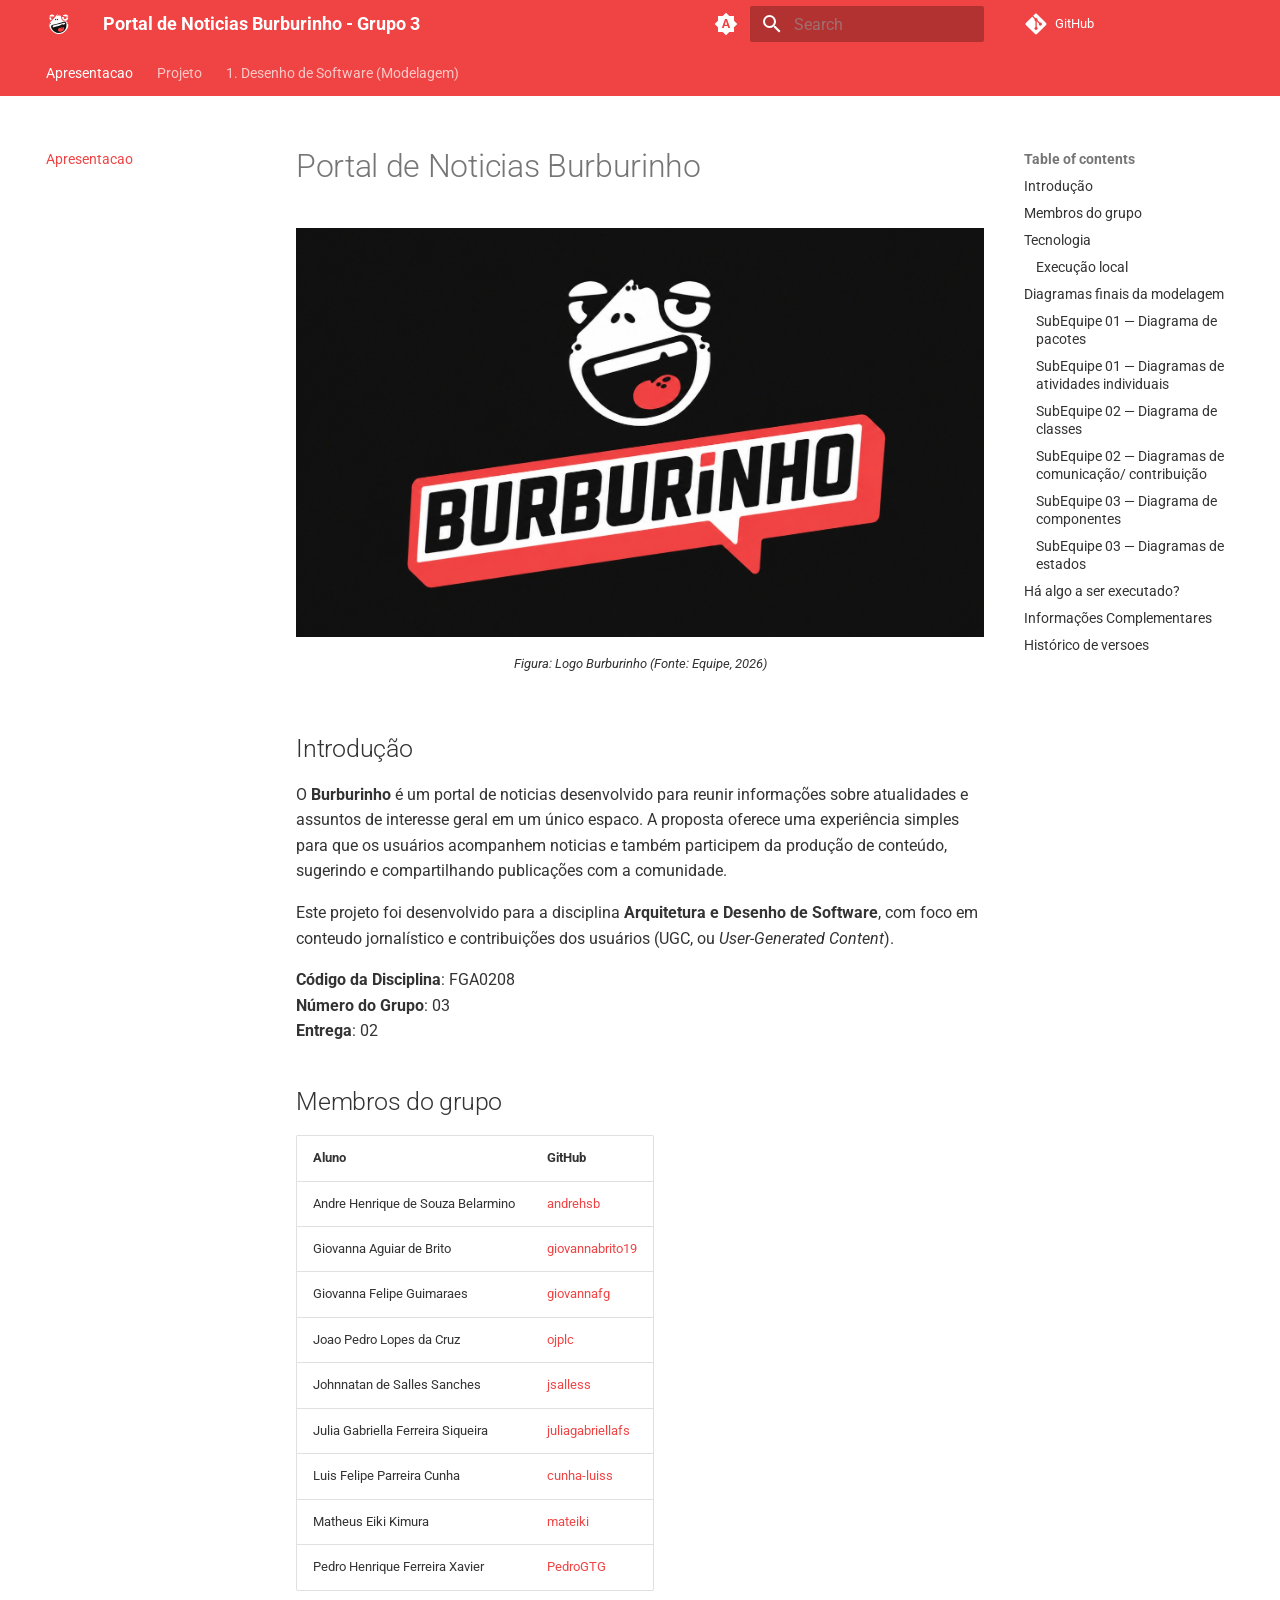
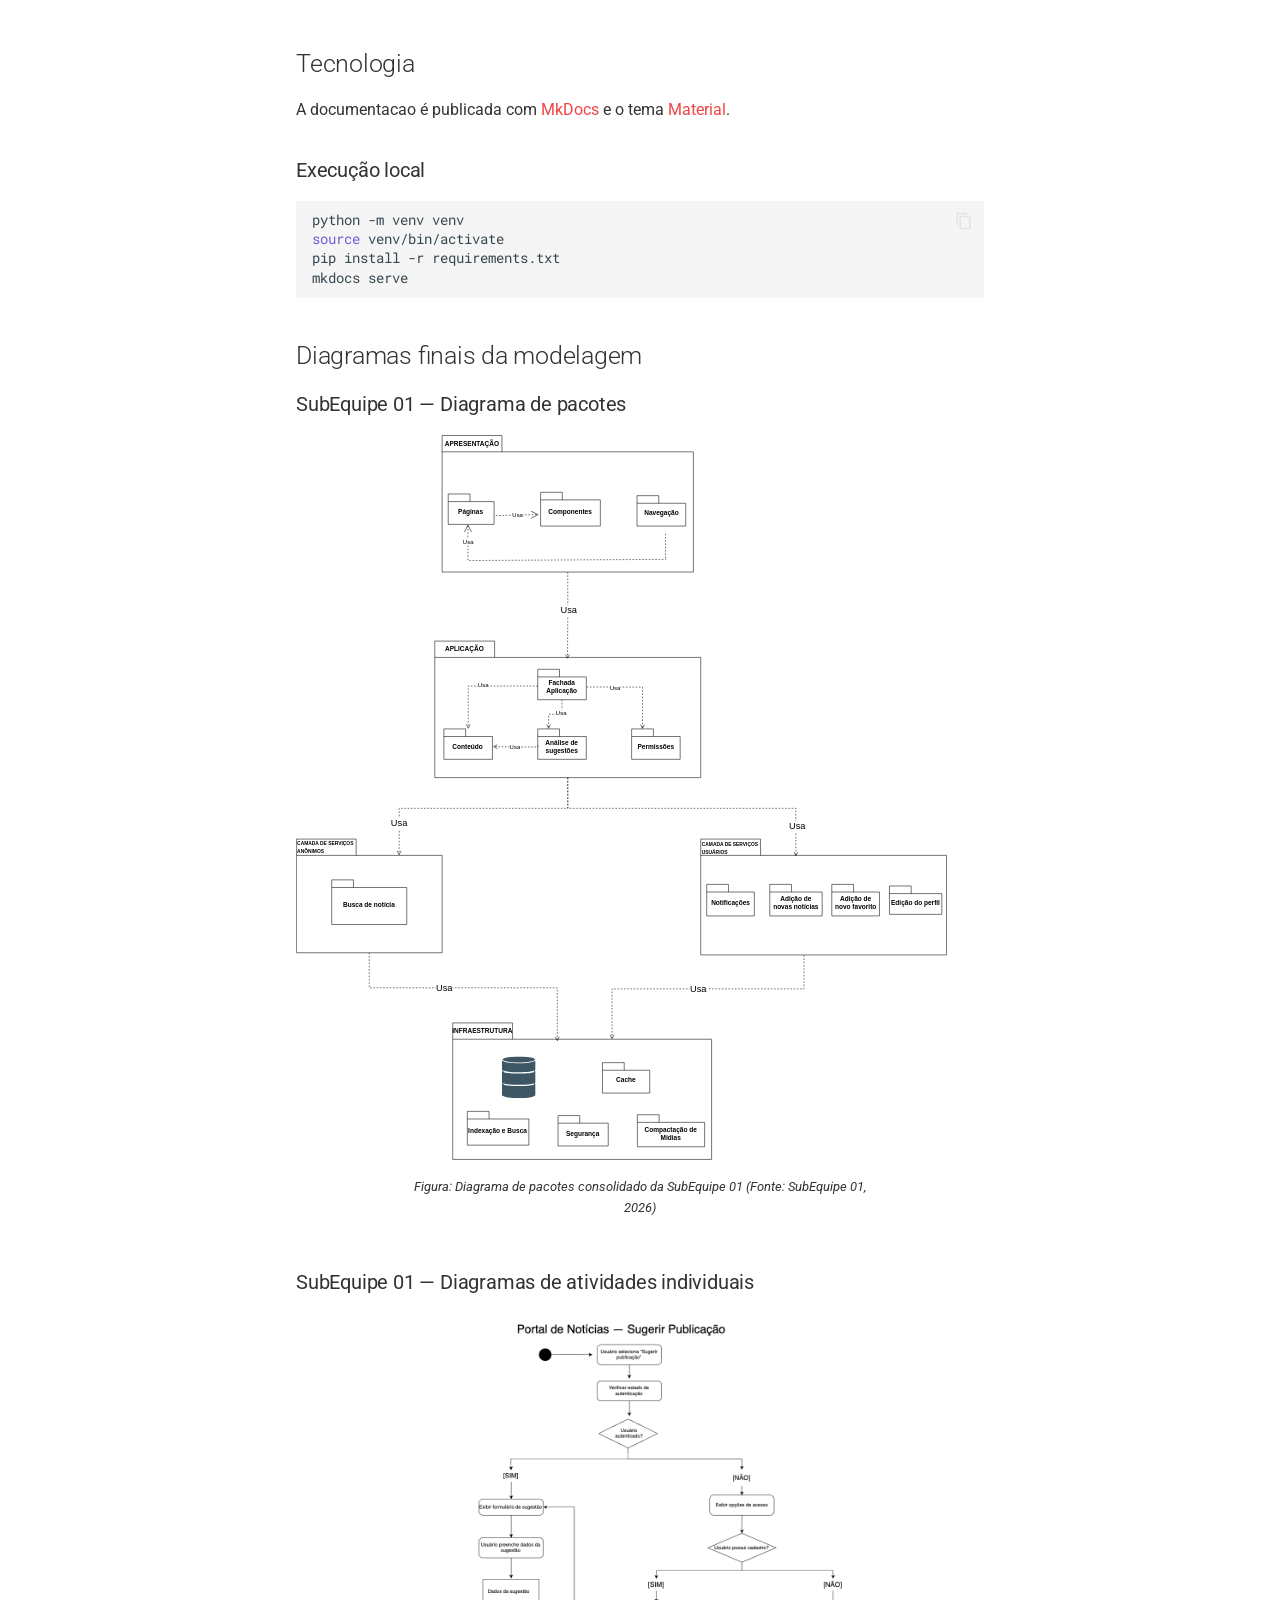
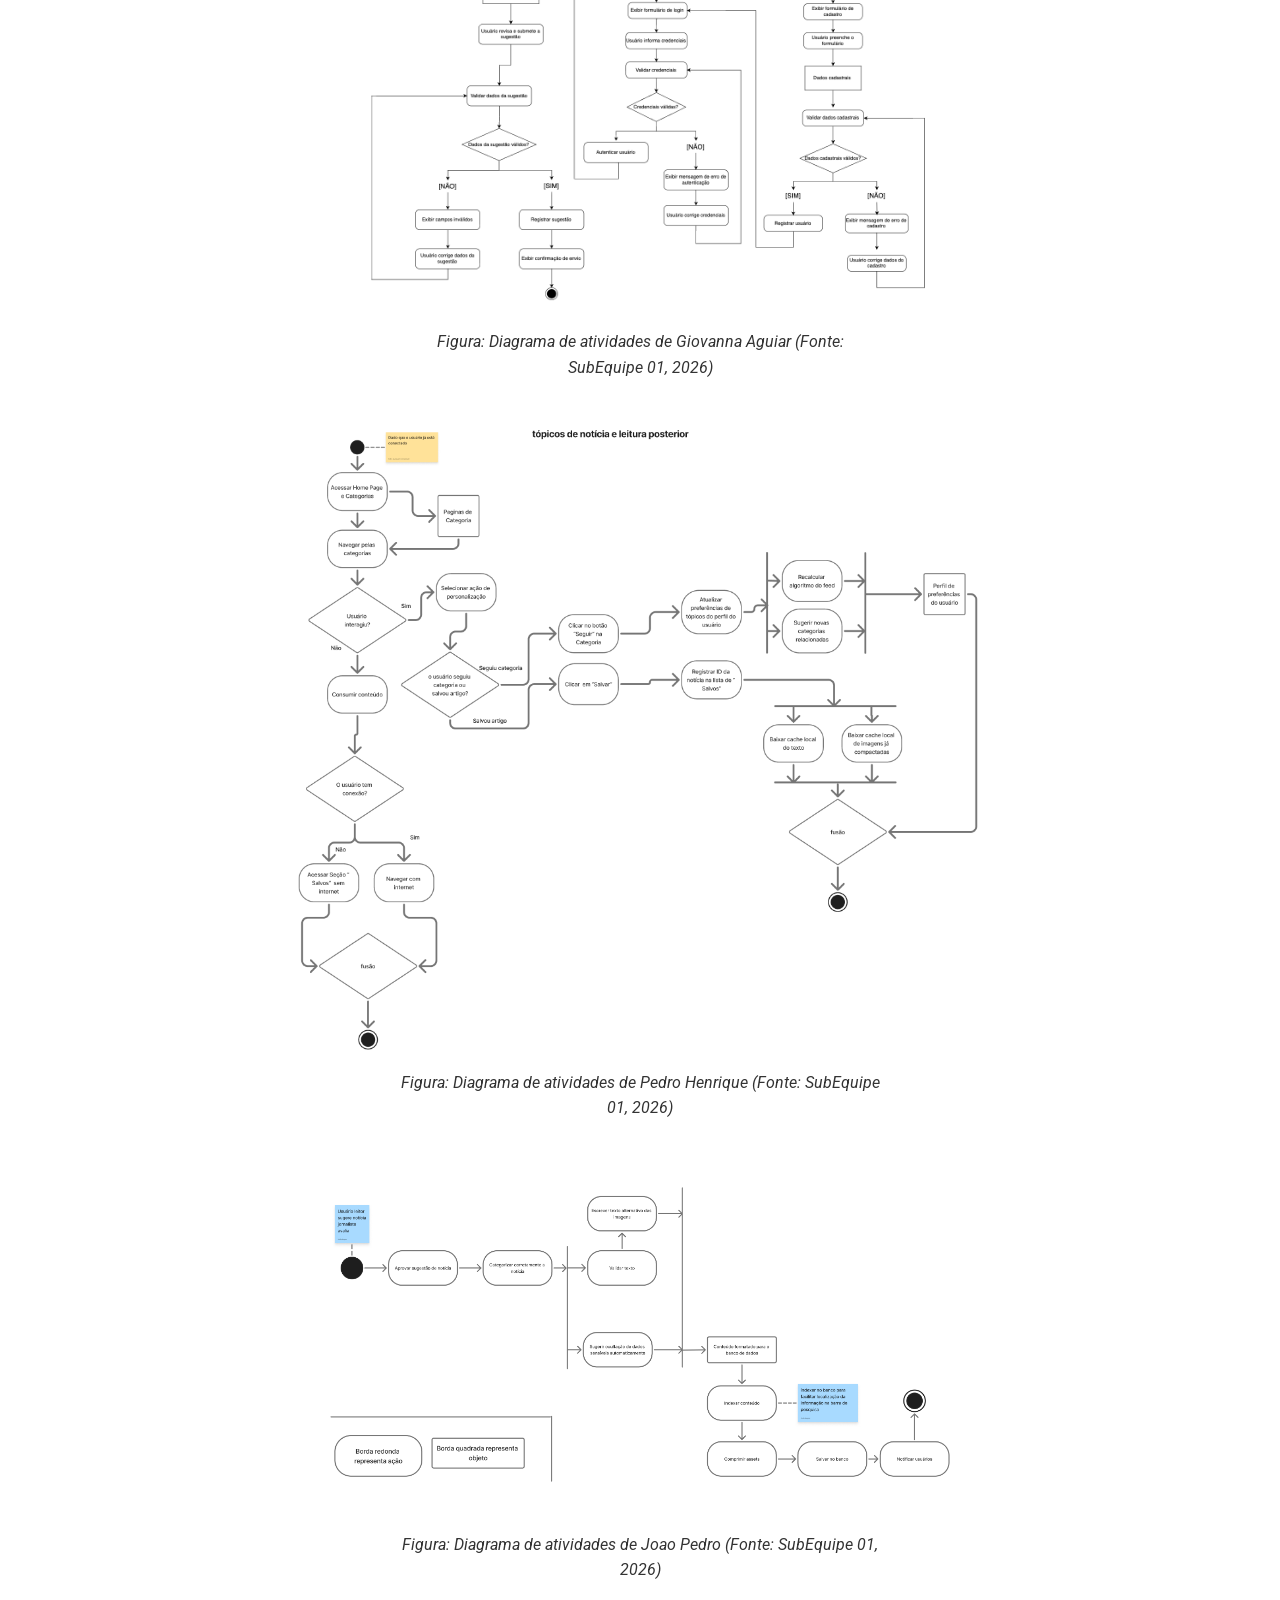
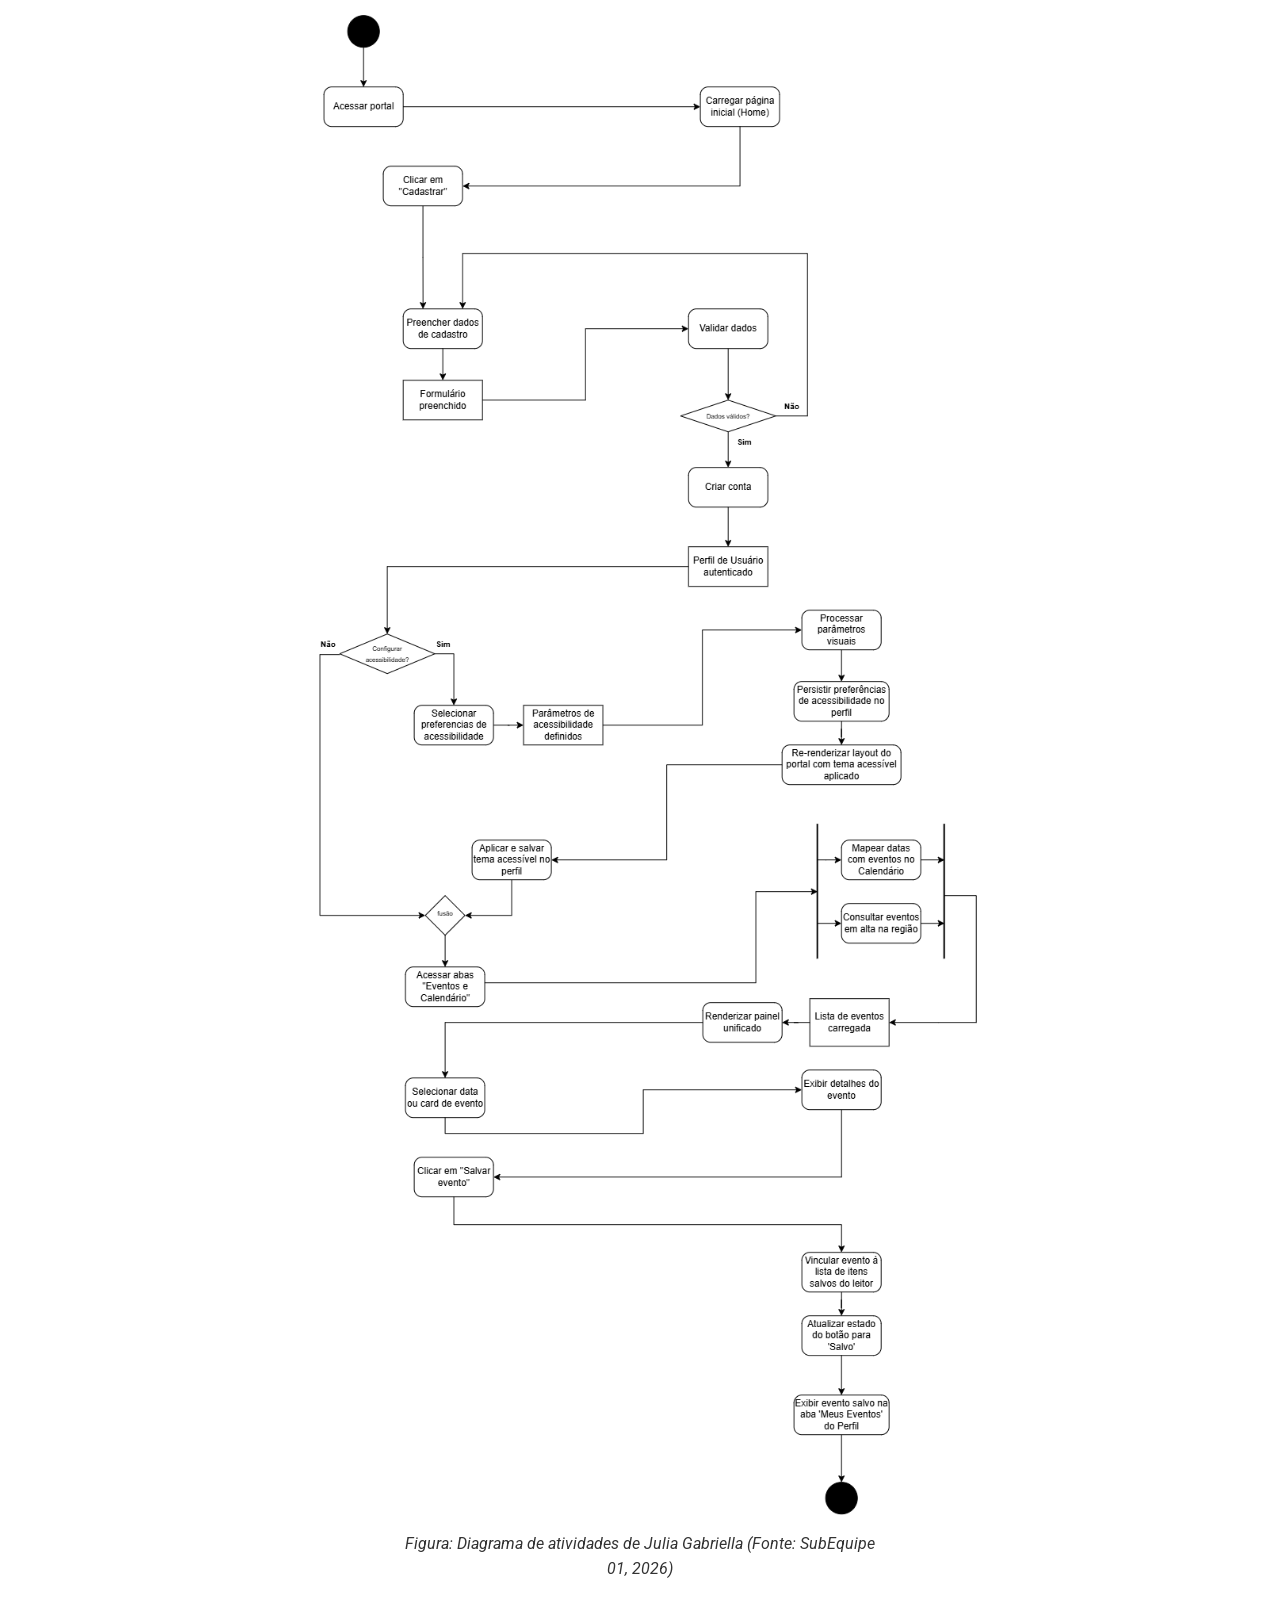
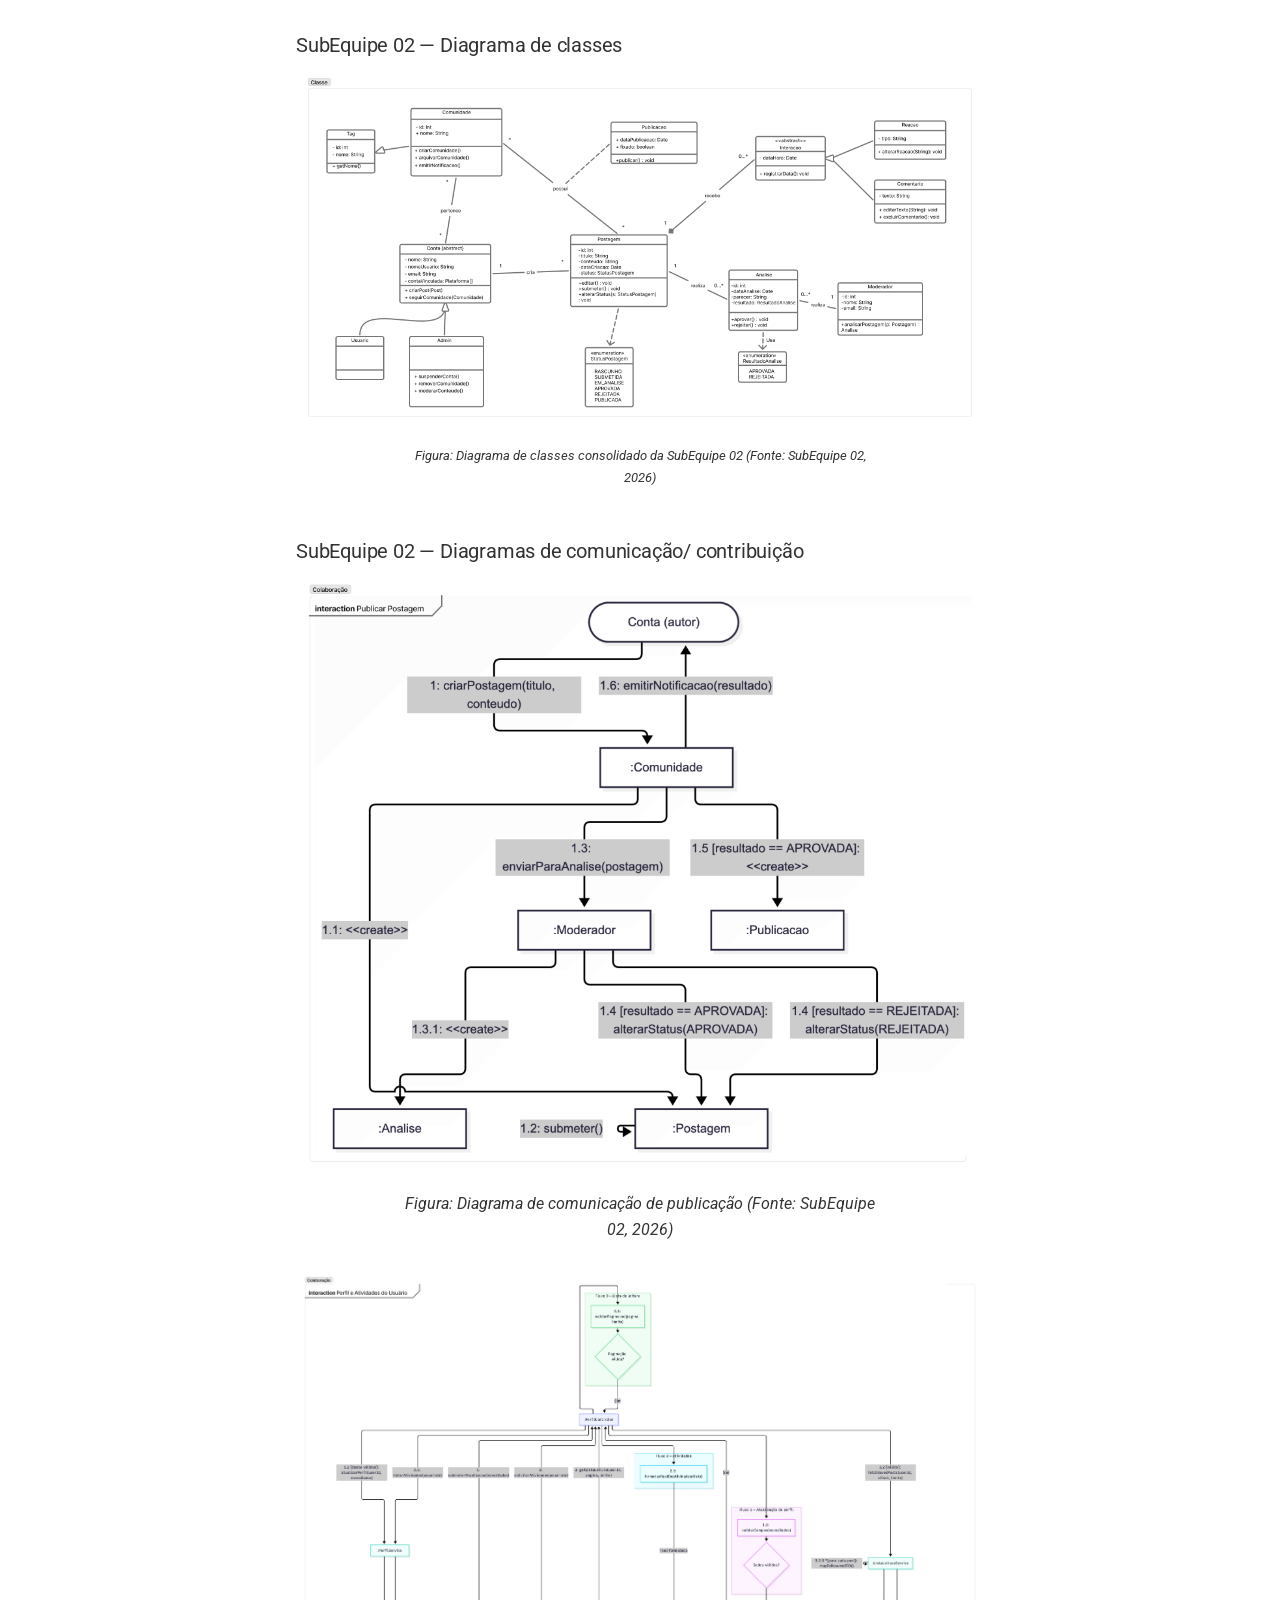
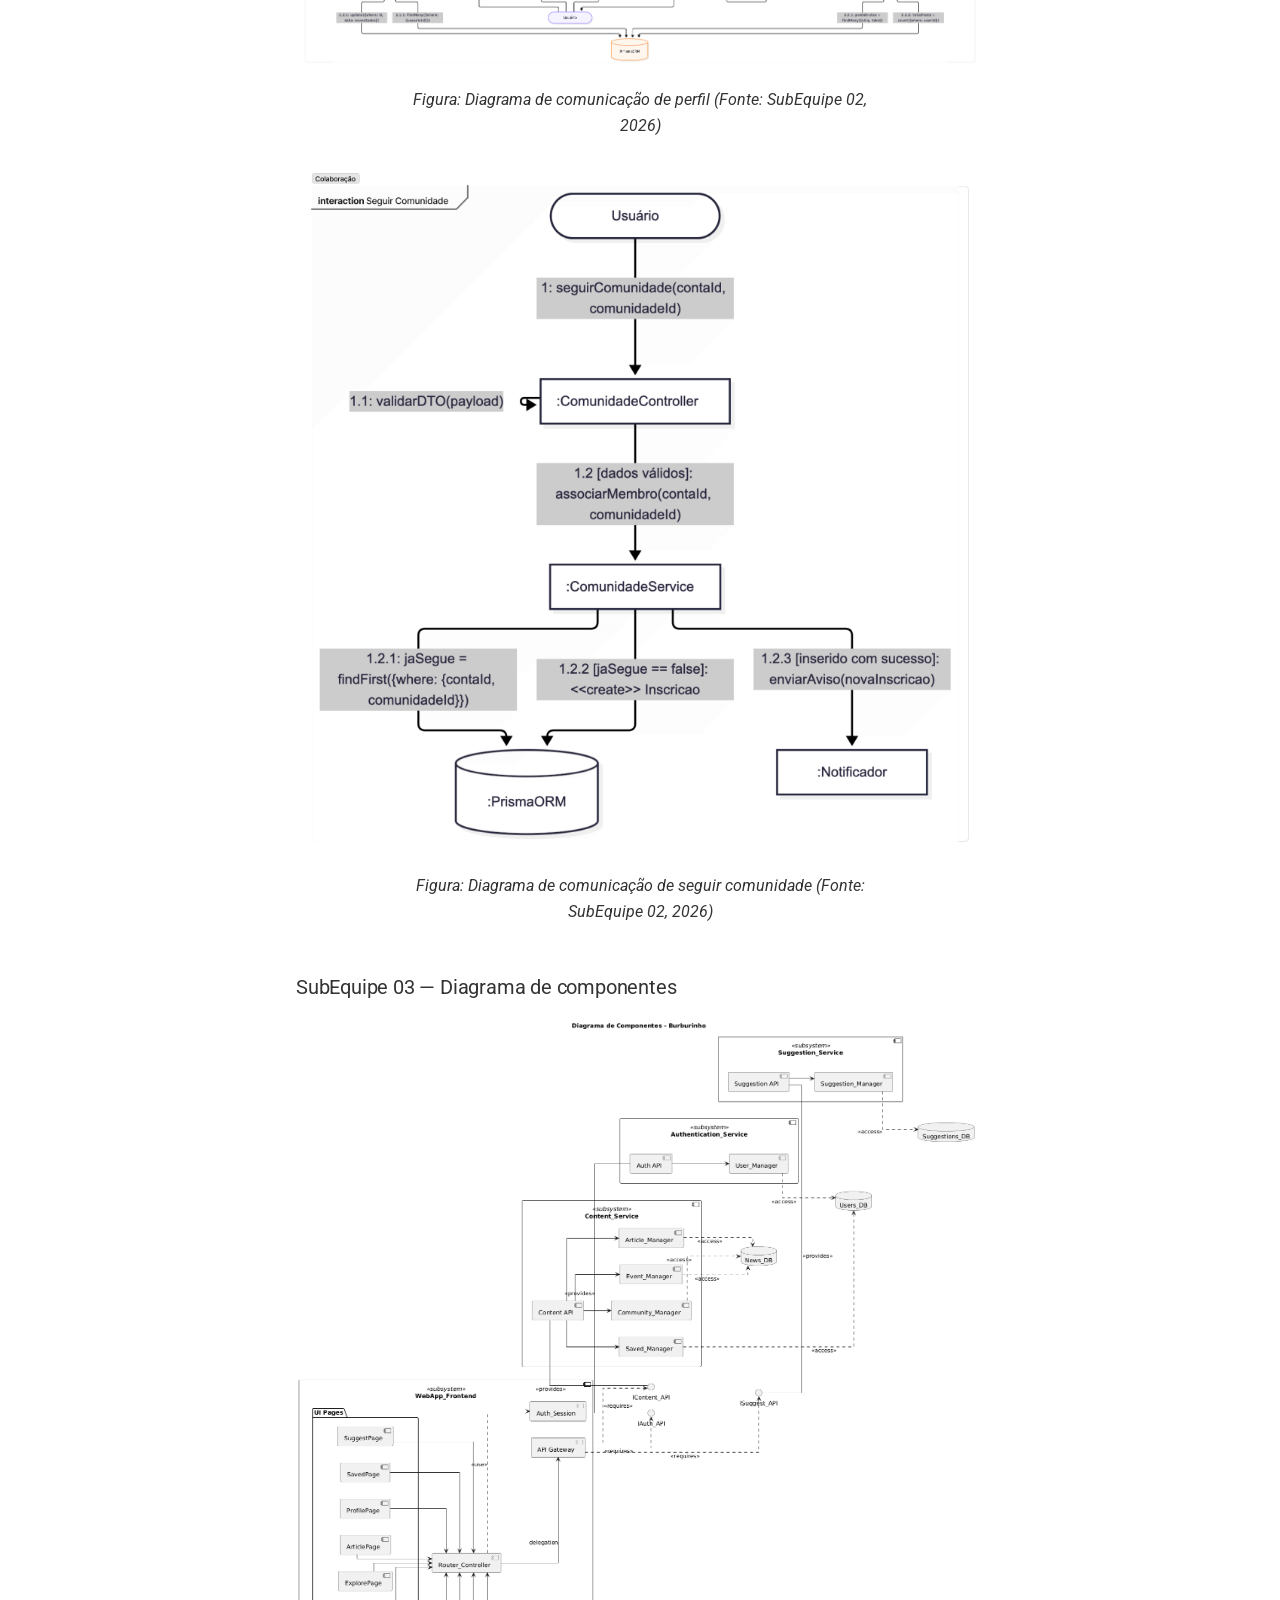
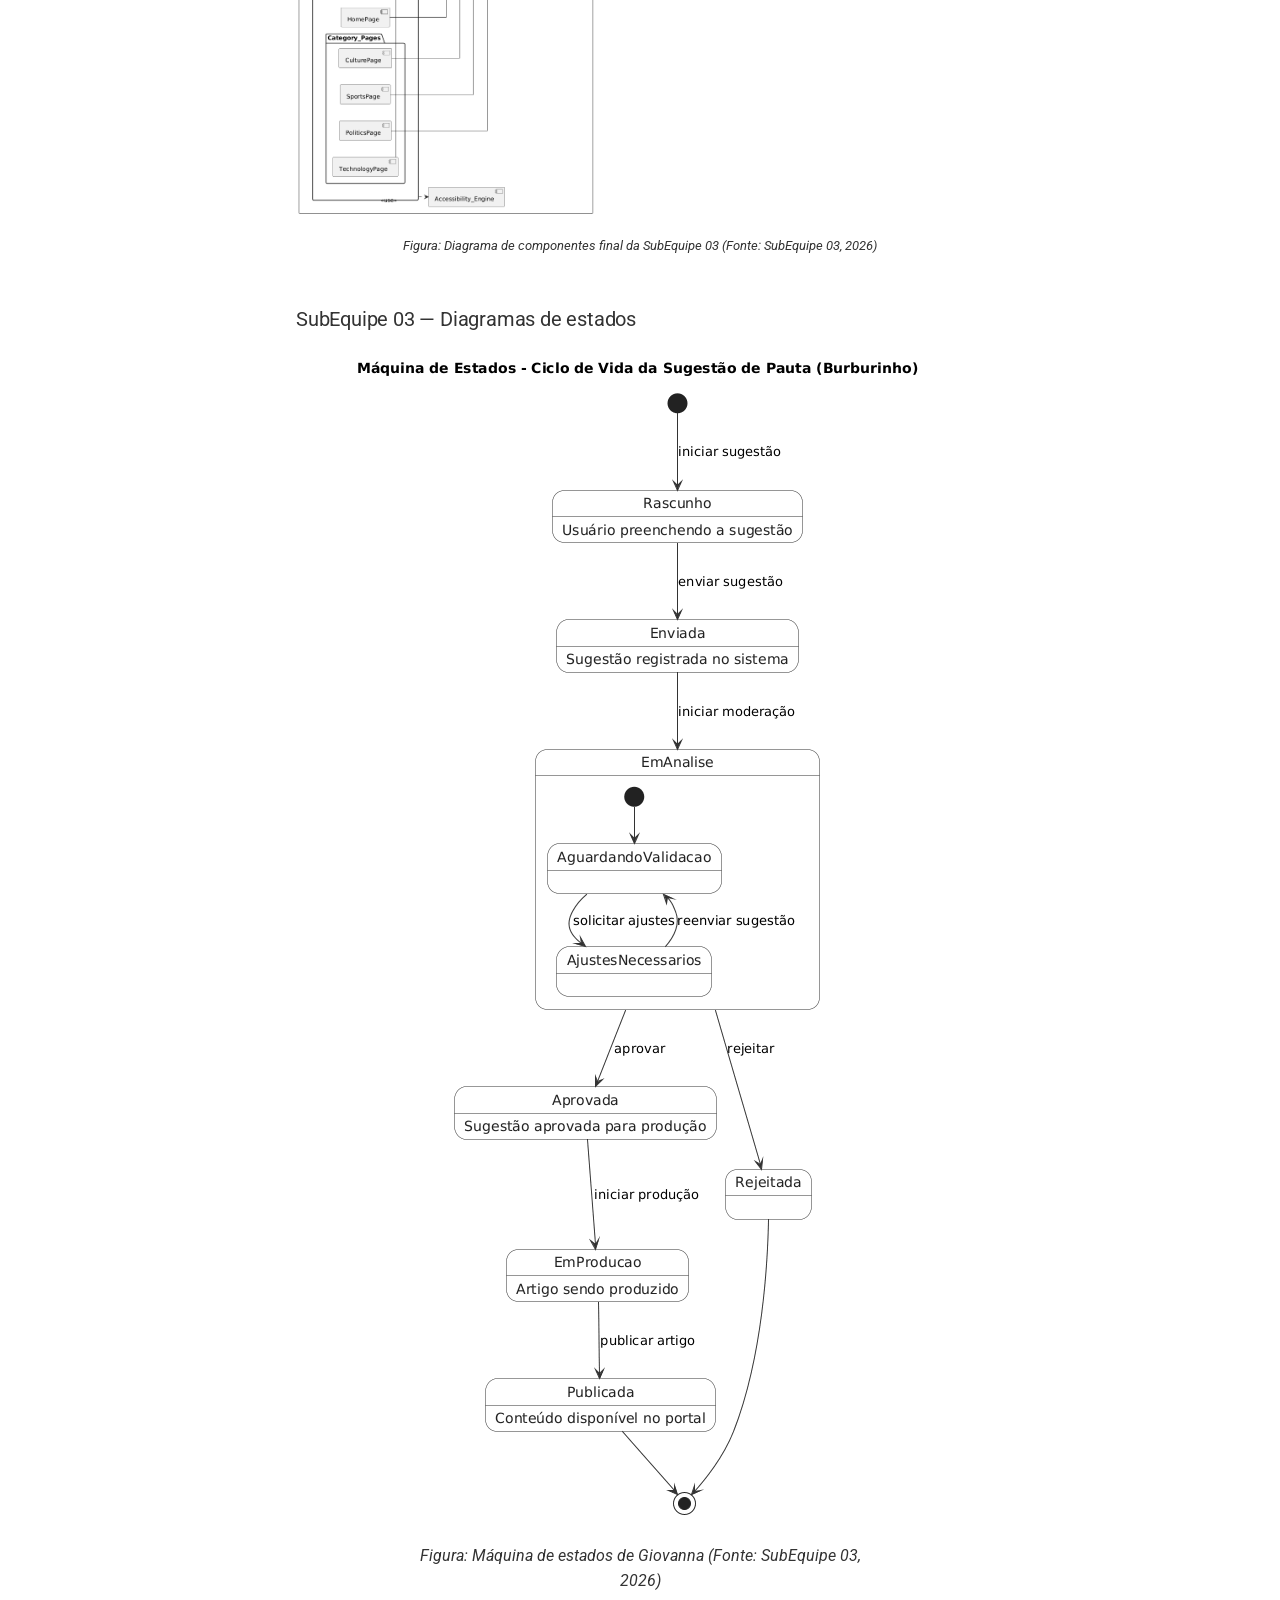
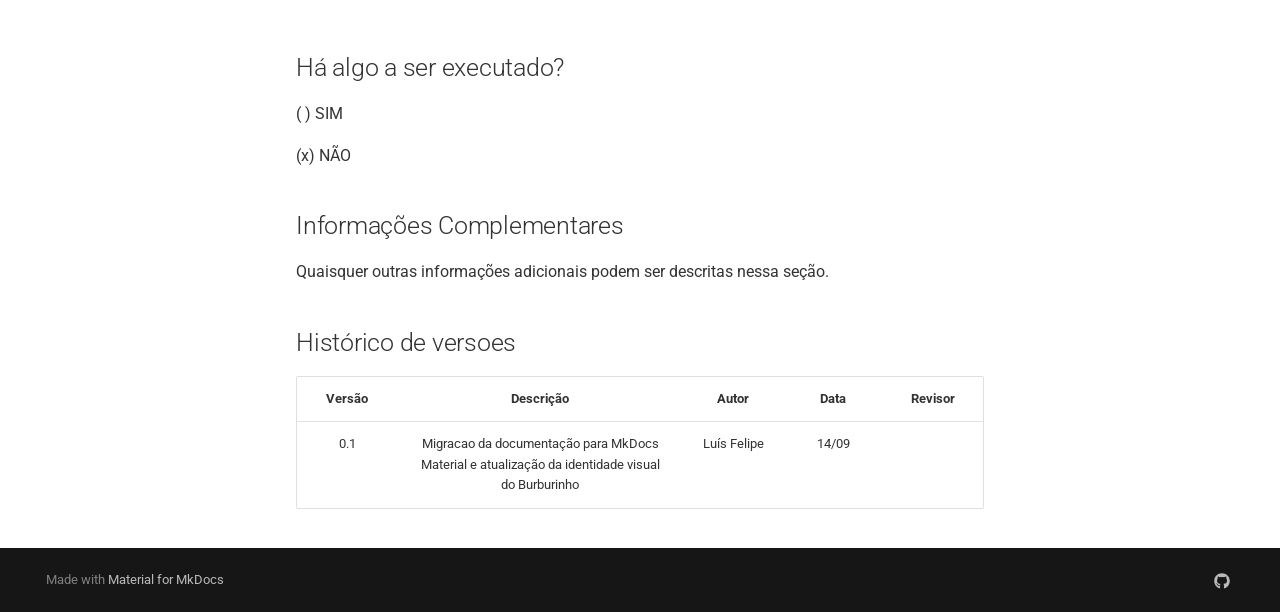
<file: index.html>
<!doctype html>
<html lang="en" class="no-js">
  <head>
    
      <meta charset="utf-8">
      <meta name="viewport" content="width=device-width,initial-scale=1">
      
      
      
        <link rel="canonical" href="https://unbarqdsw2026-2-turma01.github.io/2026.2-T01-_G3_ProjetoPortalNoticias_Entrega_02/">
      
      
      
        <link rel="next" href="Projeto/Projeto/">
      
      
      <link rel="icon" href="assets/images/favicon.png">
      <meta name="generator" content="mkdocs-1.6.1, mkdocs-material-9.6.18">
    
    
      
        <title>Portal de Noticias Burburinho - Grupo 3</title>
      
    
    
      <link rel="stylesheet" href="assets/stylesheets/main.7e37652d.min.css">
      
        
        <link rel="stylesheet" href="assets/stylesheets/palette.06af60db.min.css">
      
      


    
    
      
    
    
      
        
        
        <link rel="preconnect" href="https://fonts.gstatic.com" crossorigin>
        <link rel="stylesheet" href="https://fonts.googleapis.com/css?family=Roboto:300,300i,400,400i,700,700i%7CRoboto+Mono:400,400i,700,700i&display=fallback">
        <style>:root{--md-text-font:"Roboto";--md-code-font:"Roboto Mono"}</style>
      
    
    
      <link rel="stylesheet" href="stylesheets/custom.css">
    
    <script>__md_scope=new URL(".",location),__md_hash=e=>[...e].reduce(((e,_)=>(e<<5)-e+_.charCodeAt(0)),0),__md_get=(e,_=localStorage,t=__md_scope)=>JSON.parse(_.getItem(t.pathname+"."+e)),__md_set=(e,_,t=localStorage,a=__md_scope)=>{try{t.setItem(a.pathname+"."+e,JSON.stringify(_))}catch(e){}}</script>
    
      

    
    
    
  </head>
  
  
    
    
      
    
    
    
    
    <body dir="ltr" data-md-color-scheme="default" data-md-color-primary="indigo" data-md-color-accent="indigo">
  
    
    <input class="md-toggle" data-md-toggle="drawer" type="checkbox" id="__drawer" autocomplete="off">
    <input class="md-toggle" data-md-toggle="search" type="checkbox" id="__search" autocomplete="off">
    <label class="md-overlay" for="__drawer"></label>
    <div data-md-component="skip">
      
        
        <a href="#portal-de-noticias-burburinho" class="md-skip">
          Skip to content
        </a>
      
    </div>
    <div data-md-component="announce">
      
    </div>
    
    
      

<header class="md-header" data-md-component="header">
  <nav class="md-header__inner md-grid" aria-label="Header">
    <a href="." title="Portal de Noticias Burburinho - Grupo 3" class="md-header__button md-logo" aria-label="Portal de Noticias Burburinho - Grupo 3" data-md-component="logo">
      
  <img src="assets/SapoBurburinho.svg" alt="logo">

    </a>
    <label class="md-header__button md-icon" for="__drawer">
      
      <svg xmlns="http://www.w3.org/2000/svg" viewBox="0 0 24 24"><path d="M3 6h18v2H3zm0 5h18v2H3zm0 5h18v2H3z"/></svg>
    </label>
    <div class="md-header__title" data-md-component="header-title">
      <div class="md-header__ellipsis">
        <div class="md-header__topic">
          <span class="md-ellipsis">
            Portal de Noticias Burburinho - Grupo 3
          </span>
        </div>
        <div class="md-header__topic" data-md-component="header-topic">
          <span class="md-ellipsis">
            
              Apresentacao
            
          </span>
        </div>
      </div>
    </div>
    
      
        <form class="md-header__option" data-md-component="palette">
  
    
    
    
    <input class="md-option" data-md-color-media="(prefers-color-scheme)" data-md-color-scheme="default" data-md-color-primary="indigo" data-md-color-accent="indigo"  aria-label="Usar preferencia do sistema"  type="radio" name="__palette" id="__palette_0">
    
      <label class="md-header__button md-icon" title="Usar preferencia do sistema" for="__palette_1" hidden>
        <svg xmlns="http://www.w3.org/2000/svg" viewBox="0 0 24 24"><path d="m14.3 16-.7-2h-3.2l-.7 2H7.8L11 7h2l3.2 9zM20 8.69V4h-4.69L12 .69 8.69 4H4v4.69L.69 12 4 15.31V20h4.69L12 23.31 15.31 20H20v-4.69L23.31 12zm-9.15 3.96h2.3L12 9z"/></svg>
      </label>
    
  
    
    
    
    <input class="md-option" data-md-color-media="(prefers-color-scheme: light)" data-md-color-scheme="default" data-md-color-primary="custom" data-md-color-accent="custom"  aria-label="Mudar para o modo escuro"  type="radio" name="__palette" id="__palette_1">
    
      <label class="md-header__button md-icon" title="Mudar para o modo escuro" for="__palette_2" hidden>
        <svg xmlns="http://www.w3.org/2000/svg" viewBox="0 0 24 24"><path d="M12 8a4 4 0 0 0-4 4 4 4 0 0 0 4 4 4 4 0 0 0 4-4 4 4 0 0 0-4-4m0 10a6 6 0 0 1-6-6 6 6 0 0 1 6-6 6 6 0 0 1 6 6 6 6 0 0 1-6 6m8-9.31V4h-4.69L12 .69 8.69 4H4v4.69L.69 12 4 15.31V20h4.69L12 23.31 15.31 20H20v-4.69L23.31 12z"/></svg>
      </label>
    
  
    
    
    
    <input class="md-option" data-md-color-media="(prefers-color-scheme: dark)" data-md-color-scheme="slate" data-md-color-primary="custom" data-md-color-accent="custom"  aria-label="Mudar para o modo claro"  type="radio" name="__palette" id="__palette_2">
    
      <label class="md-header__button md-icon" title="Mudar para o modo claro" for="__palette_0" hidden>
        <svg xmlns="http://www.w3.org/2000/svg" viewBox="0 0 24 24"><path d="M12 18c-.89 0-1.74-.2-2.5-.55C11.56 16.5 13 14.42 13 12s-1.44-4.5-3.5-5.45C10.26 6.2 11.11 6 12 6a6 6 0 0 1 6 6 6 6 0 0 1-6 6m8-9.31V4h-4.69L12 .69 8.69 4H4v4.69L.69 12 4 15.31V20h4.69L12 23.31 15.31 20H20v-4.69L23.31 12z"/></svg>
      </label>
    
  
</form>
      
    
    
      <script>var palette=__md_get("__palette");if(palette&&palette.color){if("(prefers-color-scheme)"===palette.color.media){var media=matchMedia("(prefers-color-scheme: light)"),input=document.querySelector(media.matches?"[data-md-color-media='(prefers-color-scheme: light)']":"[data-md-color-media='(prefers-color-scheme: dark)']");palette.color.media=input.getAttribute("data-md-color-media"),palette.color.scheme=input.getAttribute("data-md-color-scheme"),palette.color.primary=input.getAttribute("data-md-color-primary"),palette.color.accent=input.getAttribute("data-md-color-accent")}for(var[key,value]of Object.entries(palette.color))document.body.setAttribute("data-md-color-"+key,value)}</script>
    
    
    
      
      
        <label class="md-header__button md-icon" for="__search">
          
          <svg xmlns="http://www.w3.org/2000/svg" viewBox="0 0 24 24"><path d="M9.5 3A6.5 6.5 0 0 1 16 9.5c0 1.61-.59 3.09-1.56 4.23l.27.27h.79l5 5-1.5 1.5-5-5v-.79l-.27-.27A6.52 6.52 0 0 1 9.5 16 6.5 6.5 0 0 1 3 9.5 6.5 6.5 0 0 1 9.5 3m0 2C7 5 5 7 5 9.5S7 14 9.5 14 14 12 14 9.5 12 5 9.5 5"/></svg>
        </label>
        <div class="md-search" data-md-component="search" role="dialog">
  <label class="md-search__overlay" for="__search"></label>
  <div class="md-search__inner" role="search">
    <form class="md-search__form" name="search">
      <input type="text" class="md-search__input" name="query" aria-label="Search" placeholder="Search" autocapitalize="off" autocorrect="off" autocomplete="off" spellcheck="false" data-md-component="search-query" required>
      <label class="md-search__icon md-icon" for="__search">
        
        <svg xmlns="http://www.w3.org/2000/svg" viewBox="0 0 24 24"><path d="M9.5 3A6.5 6.5 0 0 1 16 9.5c0 1.61-.59 3.09-1.56 4.23l.27.27h.79l5 5-1.5 1.5-5-5v-.79l-.27-.27A6.52 6.52 0 0 1 9.5 16 6.5 6.5 0 0 1 3 9.5 6.5 6.5 0 0 1 9.5 3m0 2C7 5 5 7 5 9.5S7 14 9.5 14 14 12 14 9.5 12 5 9.5 5"/></svg>
        
        <svg xmlns="http://www.w3.org/2000/svg" viewBox="0 0 24 24"><path d="M20 11v2H8l5.5 5.5-1.42 1.42L4.16 12l7.92-7.92L13.5 5.5 8 11z"/></svg>
      </label>
      <nav class="md-search__options" aria-label="Search">
        
        <button type="reset" class="md-search__icon md-icon" title="Clear" aria-label="Clear" tabindex="-1">
          
          <svg xmlns="http://www.w3.org/2000/svg" viewBox="0 0 24 24"><path d="M19 6.41 17.59 5 12 10.59 6.41 5 5 6.41 10.59 12 5 17.59 6.41 19 12 13.41 17.59 19 19 17.59 13.41 12z"/></svg>
        </button>
      </nav>
      
    </form>
    <div class="md-search__output">
      <div class="md-search__scrollwrap" tabindex="0" data-md-scrollfix>
        <div class="md-search-result" data-md-component="search-result">
          <div class="md-search-result__meta">
            Initializing search
          </div>
          <ol class="md-search-result__list" role="presentation"></ol>
        </div>
      </div>
    </div>
  </div>
</div>
      
    
    
      <div class="md-header__source">
        <a href="https://github.com/UnBArqDsw2026-2-Turma01/2026.2-T01-_G3_ProjetoPortalNoticias_Entrega_02" title="Go to repository" class="md-source" data-md-component="source">
  <div class="md-source__icon md-icon">
    
    <svg xmlns="http://www.w3.org/2000/svg" viewBox="0 0 448 512"><!--! Font Awesome Free 7.0.0 by @fontawesome - https://fontawesome.com License - https://fontawesome.com/license/free (Icons: CC BY 4.0, Fonts: SIL OFL 1.1, Code: MIT License) Copyright 2025 Fonticons, Inc.--><path fill="currentColor" d="M439.6 236.1 244 40.5c-5.4-5.5-12.8-8.5-20.4-8.5s-15 3-20.4 8.4L162.5 81l51.5 51.5c27.1-9.1 52.7 16.8 43.4 43.7l49.7 49.7c34.2-11.8 61.2 31 35.5 56.7-26.5 26.5-70.2-2.9-56-37.3L240.3 199v121.9c25.3 12.5 22.3 41.8 9.1 55-6.4 6.4-15.2 10.1-24.3 10.1s-17.8-3.6-24.3-10.1c-17.6-17.6-11.1-46.9 11.2-56v-123c-20.8-8.5-24.6-30.7-18.6-45L142.6 101 8.5 235.1C3 240.6 0 247.9 0 255.5s3 15 8.5 20.4l195.6 195.7c5.4 5.4 12.7 8.4 20.4 8.4s15-3 20.4-8.4l194.7-194.7c5.4-5.4 8.4-12.8 8.4-20.4s-3-15-8.4-20.4"/></svg>
  </div>
  <div class="md-source__repository">
    GitHub
  </div>
</a>
      </div>
    
  </nav>
  
</header>
    
    <div class="md-container" data-md-component="container">
      
      
        
          
            
<nav class="md-tabs" aria-label="Tabs" data-md-component="tabs">
  <div class="md-grid">
    <ul class="md-tabs__list">
      
        
  
  
  
    
  
  
    <li class="md-tabs__item md-tabs__item--active">
      <a href="." class="md-tabs__link">
        
  
  
    
  
  Apresentacao

      </a>
    </li>
  

      
        
  
  
  
  
    
    
      <li class="md-tabs__item">
        <a href="Projeto/Projeto/" class="md-tabs__link">
          
  
  
  Projeto

        </a>
      </li>
    
  

      
        
  
  
  
  
    
    
      <li class="md-tabs__item">
        <a href="Base/1.Modelagem/" class="md-tabs__link">
          
  
  
  1. Desenho de Software (Modelagem)

        </a>
      </li>
    
  

      
    </ul>
  </div>
</nav>
          
        
      
      <main class="md-main" data-md-component="main">
        <div class="md-main__inner md-grid">
          
            
              
              <div class="md-sidebar md-sidebar--primary" data-md-component="sidebar" data-md-type="navigation" >
                <div class="md-sidebar__scrollwrap">
                  <div class="md-sidebar__inner">
                    


  


<nav class="md-nav md-nav--primary md-nav--lifted" aria-label="Navigation" data-md-level="0">
  <label class="md-nav__title" for="__drawer">
    <a href="." title="Portal de Noticias Burburinho - Grupo 3" class="md-nav__button md-logo" aria-label="Portal de Noticias Burburinho - Grupo 3" data-md-component="logo">
      
  <img src="assets/SapoBurburinho.svg" alt="logo">

    </a>
    Portal de Noticias Burburinho - Grupo 3
  </label>
  
    <div class="md-nav__source">
      <a href="https://github.com/UnBArqDsw2026-2-Turma01/2026.2-T01-_G3_ProjetoPortalNoticias_Entrega_02" title="Go to repository" class="md-source" data-md-component="source">
  <div class="md-source__icon md-icon">
    
    <svg xmlns="http://www.w3.org/2000/svg" viewBox="0 0 448 512"><!--! Font Awesome Free 7.0.0 by @fontawesome - https://fontawesome.com License - https://fontawesome.com/license/free (Icons: CC BY 4.0, Fonts: SIL OFL 1.1, Code: MIT License) Copyright 2025 Fonticons, Inc.--><path fill="currentColor" d="M439.6 236.1 244 40.5c-5.4-5.5-12.8-8.5-20.4-8.5s-15 3-20.4 8.4L162.5 81l51.5 51.5c27.1-9.1 52.7 16.8 43.4 43.7l49.7 49.7c34.2-11.8 61.2 31 35.5 56.7-26.5 26.5-70.2-2.9-56-37.3L240.3 199v121.9c25.3 12.5 22.3 41.8 9.1 55-6.4 6.4-15.2 10.1-24.3 10.1s-17.8-3.6-24.3-10.1c-17.6-17.6-11.1-46.9 11.2-56v-123c-20.8-8.5-24.6-30.7-18.6-45L142.6 101 8.5 235.1C3 240.6 0 247.9 0 255.5s3 15 8.5 20.4l195.6 195.7c5.4 5.4 12.7 8.4 20.4 8.4s15-3 20.4-8.4l194.7-194.7c5.4-5.4 8.4-12.8 8.4-20.4s-3-15-8.4-20.4"/></svg>
  </div>
  <div class="md-source__repository">
    GitHub
  </div>
</a>
    </div>
  
  <ul class="md-nav__list" data-md-scrollfix>
    
      
      
  
  
    
  
  
  
    <li class="md-nav__item md-nav__item--active">
      
      <input class="md-nav__toggle md-toggle" type="checkbox" id="__toc">
      
      
        
      
      
        <label class="md-nav__link md-nav__link--active" for="__toc">
          
  
  
  <span class="md-ellipsis">
    Apresentacao
    
  </span>
  

          <span class="md-nav__icon md-icon"></span>
        </label>
      
      <a href="." class="md-nav__link md-nav__link--active">
        
  
  
  <span class="md-ellipsis">
    Apresentacao
    
  </span>
  

      </a>
      
        

<nav class="md-nav md-nav--secondary" aria-label="Table of contents">
  
  
  
    
  
  
    <label class="md-nav__title" for="__toc">
      <span class="md-nav__icon md-icon"></span>
      Table of contents
    </label>
    <ul class="md-nav__list" data-md-component="toc" data-md-scrollfix>
      
        <li class="md-nav__item">
  <a href="#introducao" class="md-nav__link">
    <span class="md-ellipsis">
      Introdução
    </span>
  </a>
  
</li>
      
        <li class="md-nav__item">
  <a href="#membros-do-grupo" class="md-nav__link">
    <span class="md-ellipsis">
      Membros do grupo
    </span>
  </a>
  
</li>
      
        <li class="md-nav__item">
  <a href="#tecnologia" class="md-nav__link">
    <span class="md-ellipsis">
      Tecnologia
    </span>
  </a>
  
    <nav class="md-nav" aria-label="Tecnologia">
      <ul class="md-nav__list">
        
          <li class="md-nav__item">
  <a href="#execucao-local" class="md-nav__link">
    <span class="md-ellipsis">
      Execução local
    </span>
  </a>
  
</li>
        
      </ul>
    </nav>
  
</li>
      
        <li class="md-nav__item">
  <a href="#diagramas-finais-da-modelagem" class="md-nav__link">
    <span class="md-ellipsis">
      Diagramas finais da modelagem
    </span>
  </a>
  
    <nav class="md-nav" aria-label="Diagramas finais da modelagem">
      <ul class="md-nav__list">
        
          <li class="md-nav__item">
  <a href="#subequipe-01-diagrama-de-pacotes" class="md-nav__link">
    <span class="md-ellipsis">
      SubEquipe 01 — Diagrama de pacotes
    </span>
  </a>
  
</li>
        
          <li class="md-nav__item">
  <a href="#subequipe-01-diagramas-de-atividades-individuais" class="md-nav__link">
    <span class="md-ellipsis">
      SubEquipe 01 — Diagramas de atividades individuais
    </span>
  </a>
  
</li>
        
          <li class="md-nav__item">
  <a href="#subequipe-02-diagrama-de-classes" class="md-nav__link">
    <span class="md-ellipsis">
      SubEquipe 02 — Diagrama de classes
    </span>
  </a>
  
</li>
        
          <li class="md-nav__item">
  <a href="#subequipe-02-diagramas-de-comunicacao-contribuicao" class="md-nav__link">
    <span class="md-ellipsis">
      SubEquipe 02 — Diagramas de comunicação/ contribuição
    </span>
  </a>
  
</li>
        
          <li class="md-nav__item">
  <a href="#subequipe-03-diagrama-de-componentes" class="md-nav__link">
    <span class="md-ellipsis">
      SubEquipe 03 — Diagrama de componentes
    </span>
  </a>
  
</li>
        
          <li class="md-nav__item">
  <a href="#subequipe-03-diagramas-de-estados" class="md-nav__link">
    <span class="md-ellipsis">
      SubEquipe 03 — Diagramas de estados
    </span>
  </a>
  
</li>
        
      </ul>
    </nav>
  
</li>
      
        <li class="md-nav__item">
  <a href="#ha-algo-a-ser-executado" class="md-nav__link">
    <span class="md-ellipsis">
      Há algo a ser executado?
    </span>
  </a>
  
</li>
      
        <li class="md-nav__item">
  <a href="#informacoes-complementares" class="md-nav__link">
    <span class="md-ellipsis">
      Informações Complementares
    </span>
  </a>
  
</li>
      
        <li class="md-nav__item">
  <a href="#historico-de-versoes" class="md-nav__link">
    <span class="md-ellipsis">
      Histórico de versoes
    </span>
  </a>
  
</li>
      
    </ul>
  
</nav>
      
    </li>
  

    
      
      
  
  
  
  
    
    
    
    
      
      
    
    
    <li class="md-nav__item md-nav__item--nested">
      
        
        
        <input class="md-nav__toggle md-toggle " type="checkbox" id="__nav_2" >
        
          
          <label class="md-nav__link" for="__nav_2" id="__nav_2_label" tabindex="0">
            
  
  
  <span class="md-ellipsis">
    Projeto
    
  </span>
  

            <span class="md-nav__icon md-icon"></span>
          </label>
        
        <nav class="md-nav" data-md-level="1" aria-labelledby="__nav_2_label" aria-expanded="false">
          <label class="md-nav__title" for="__nav_2">
            <span class="md-nav__icon md-icon"></span>
            Projeto
          </label>
          <ul class="md-nav__list" data-md-scrollfix>
            
              
                
  
  
  
  
    <li class="md-nav__item">
      <a href="Projeto/Projeto/" class="md-nav__link">
        
  
  
  <span class="md-ellipsis">
    Projeto
    
  </span>
  

      </a>
    </li>
  

              
            
          </ul>
        </nav>
      
    </li>
  

    
      
      
  
  
  
  
    
    
    
    
      
      
    
    
    <li class="md-nav__item md-nav__item--nested">
      
        
        
        <input class="md-nav__toggle md-toggle " type="checkbox" id="__nav_3" >
        
          
          <label class="md-nav__link" for="__nav_3" id="__nav_3_label" tabindex="0">
            
  
  
  <span class="md-ellipsis">
    1. Desenho de Software (Modelagem)
    
  </span>
  

            <span class="md-nav__icon md-icon"></span>
          </label>
        
        <nav class="md-nav" data-md-level="1" aria-labelledby="__nav_3_label" aria-expanded="false">
          <label class="md-nav__title" for="__nav_3">
            <span class="md-nav__icon md-icon"></span>
            1. Desenho de Software (Modelagem)
          </label>
          <ul class="md-nav__list" data-md-scrollfix>
            
              
                
  
  
  
  
    <li class="md-nav__item">
      <a href="Base/1.Modelagem/" class="md-nav__link">
        
  
  
  <span class="md-ellipsis">
    1. Modelagem
    
  </span>
  

      </a>
    </li>
  

              
            
              
                
  
  
  
  
    
    
    
    
      
      
    
    
    <li class="md-nav__item md-nav__item--nested">
      
        
        
        <input class="md-nav__toggle md-toggle " type="checkbox" id="__nav_3_2" >
        
          
          <label class="md-nav__link" for="__nav_3_2" id="__nav_3_2_label" tabindex="0">
            
  
  
  <span class="md-ellipsis">
    Relatorios
    
  </span>
  

            <span class="md-nav__icon md-icon"></span>
          </label>
        
        <nav class="md-nav" data-md-level="2" aria-labelledby="__nav_3_2_label" aria-expanded="false">
          <label class="md-nav__title" for="__nav_3_2">
            <span class="md-nav__icon md-icon"></span>
            Relatorios
          </label>
          <ul class="md-nav__list" data-md-scrollfix>
            
              
                
  
  
  
  
    
    
    
    
      
      
    
    
    <li class="md-nav__item md-nav__item--nested">
      
        
        
        <input class="md-nav__toggle md-toggle " type="checkbox" id="__nav_3_2_1" >
        
          
          <label class="md-nav__link" for="__nav_3_2_1" id="__nav_3_2_1_label" tabindex="0">
            
  
  
  <span class="md-ellipsis">
    1.1.1. SubEquipe 01
    
  </span>
  

            <span class="md-nav__icon md-icon"></span>
          </label>
        
        <nav class="md-nav" data-md-level="3" aria-labelledby="__nav_3_2_1_label" aria-expanded="false">
          <label class="md-nav__title" for="__nav_3_2_1">
            <span class="md-nav__icon md-icon"></span>
            1.1.1. SubEquipe 01
          </label>
          <ul class="md-nav__list" data-md-scrollfix>
            
              
                
  
  
  
  
    <li class="md-nav__item">
      <a href="Base/Relat%C3%B3rios/1.1.1.SubEquipe_01/" class="md-nav__link">
        
  
  
  <span class="md-ellipsis">
    1.1.1.1. SubEquipe 01
    
  </span>
  

      </a>
    </li>
  

              
            
              
                
  
  
  
  
    <li class="md-nav__item">
      <a href="Base/Relat%C3%B3rios/SubEquipe_01_pacotes_IA/pacotesIA/" class="md-nav__link">
        
  
  
  <span class="md-ellipsis">
    1.1.1.2. SubEquipe 01 - Pacotes IA
    
  </span>
  

      </a>
    </li>
  

              
            
          </ul>
        </nav>
      
    </li>
  

              
            
              
                
  
  
  
  
    <li class="md-nav__item">
      <a href="Base/Relat%C3%B3rios/1.1.2.SubEquipe_02/" class="md-nav__link">
        
  
  
  <span class="md-ellipsis">
    1.1.2. SubEquipe 02
    
  </span>
  

      </a>
    </li>
  

              
            
              
                
  
  
  
  
    <li class="md-nav__item">
      <a href="Base/Relat%C3%B3rios/1.1.3.SubEquipe_03/" class="md-nav__link">
        
  
  
  <span class="md-ellipsis">
    1.1.3. SubEquipe 03
    
  </span>
  

      </a>
    </li>
  

              
            
          </ul>
        </nav>
      
    </li>
  

              
            
              
                
  
  
  
  
    <li class="md-nav__item">
      <a href="Base/1.2.ParticipacoesModelagem/" class="md-nav__link">
        
  
  
  <span class="md-ellipsis">
    1.2. Participacoes - Modelagem
    
  </span>
  

      </a>
    </li>
  

              
            
              
                
  
  
  
  
    <li class="md-nav__item">
      <a href="Base/1.3.IniciativasExtras/" class="md-nav__link">
        
  
  
  <span class="md-ellipsis">
    1.3. Iniciativas Extras - Modelagem
    
  </span>
  

      </a>
    </li>
  

              
            
          </ul>
        </nav>
      
    </li>
  

    
  </ul>
</nav>
                  </div>
                </div>
              </div>
            
            
              
              <div class="md-sidebar md-sidebar--secondary" data-md-component="sidebar" data-md-type="toc" >
                <div class="md-sidebar__scrollwrap">
                  <div class="md-sidebar__inner">
                    

<nav class="md-nav md-nav--secondary" aria-label="Table of contents">
  
  
  
    
  
  
    <label class="md-nav__title" for="__toc">
      <span class="md-nav__icon md-icon"></span>
      Table of contents
    </label>
    <ul class="md-nav__list" data-md-component="toc" data-md-scrollfix>
      
        <li class="md-nav__item">
  <a href="#introducao" class="md-nav__link">
    <span class="md-ellipsis">
      Introdução
    </span>
  </a>
  
</li>
      
        <li class="md-nav__item">
  <a href="#membros-do-grupo" class="md-nav__link">
    <span class="md-ellipsis">
      Membros do grupo
    </span>
  </a>
  
</li>
      
        <li class="md-nav__item">
  <a href="#tecnologia" class="md-nav__link">
    <span class="md-ellipsis">
      Tecnologia
    </span>
  </a>
  
    <nav class="md-nav" aria-label="Tecnologia">
      <ul class="md-nav__list">
        
          <li class="md-nav__item">
  <a href="#execucao-local" class="md-nav__link">
    <span class="md-ellipsis">
      Execução local
    </span>
  </a>
  
</li>
        
      </ul>
    </nav>
  
</li>
      
        <li class="md-nav__item">
  <a href="#diagramas-finais-da-modelagem" class="md-nav__link">
    <span class="md-ellipsis">
      Diagramas finais da modelagem
    </span>
  </a>
  
    <nav class="md-nav" aria-label="Diagramas finais da modelagem">
      <ul class="md-nav__list">
        
          <li class="md-nav__item">
  <a href="#subequipe-01-diagrama-de-pacotes" class="md-nav__link">
    <span class="md-ellipsis">
      SubEquipe 01 — Diagrama de pacotes
    </span>
  </a>
  
</li>
        
          <li class="md-nav__item">
  <a href="#subequipe-01-diagramas-de-atividades-individuais" class="md-nav__link">
    <span class="md-ellipsis">
      SubEquipe 01 — Diagramas de atividades individuais
    </span>
  </a>
  
</li>
        
          <li class="md-nav__item">
  <a href="#subequipe-02-diagrama-de-classes" class="md-nav__link">
    <span class="md-ellipsis">
      SubEquipe 02 — Diagrama de classes
    </span>
  </a>
  
</li>
        
          <li class="md-nav__item">
  <a href="#subequipe-02-diagramas-de-comunicacao-contribuicao" class="md-nav__link">
    <span class="md-ellipsis">
      SubEquipe 02 — Diagramas de comunicação/ contribuição
    </span>
  </a>
  
</li>
        
          <li class="md-nav__item">
  <a href="#subequipe-03-diagrama-de-componentes" class="md-nav__link">
    <span class="md-ellipsis">
      SubEquipe 03 — Diagrama de componentes
    </span>
  </a>
  
</li>
        
          <li class="md-nav__item">
  <a href="#subequipe-03-diagramas-de-estados" class="md-nav__link">
    <span class="md-ellipsis">
      SubEquipe 03 — Diagramas de estados
    </span>
  </a>
  
</li>
        
      </ul>
    </nav>
  
</li>
      
        <li class="md-nav__item">
  <a href="#ha-algo-a-ser-executado" class="md-nav__link">
    <span class="md-ellipsis">
      Há algo a ser executado?
    </span>
  </a>
  
</li>
      
        <li class="md-nav__item">
  <a href="#informacoes-complementares" class="md-nav__link">
    <span class="md-ellipsis">
      Informações Complementares
    </span>
  </a>
  
</li>
      
        <li class="md-nav__item">
  <a href="#historico-de-versoes" class="md-nav__link">
    <span class="md-ellipsis">
      Histórico de versoes
    </span>
  </a>
  
</li>
      
    </ul>
  
</nav>
                  </div>
                </div>
              </div>
            
          
          
            <div class="md-content" data-md-component="content">
              <article class="md-content__inner md-typeset">
                
                  


  
  


<h1 id="portal-de-noticias-burburinho">Portal de Noticias Burburinho</h1>
<figure style="text-align: center;">
    <img src="assets/burburinho.jpeg" alt="Logo do portal de noticias Burburinho" style="max-width: 100%;">
    <figcaption>
        <p style="text-align: center; font-size: 10pt;">
            Figura: Logo Burburinho (Fonte: Equipe, 2026)
        </p>
    </figcaption>
</figure>

<h2 id="introducao">Introdução</h2>
<p>O <strong>Burburinho</strong> é um portal de noticias desenvolvido para reunir informações sobre atualidades e assuntos de interesse geral em um único espaco. A proposta oferece uma experiência simples para que os usuários acompanhem noticias e também participem da produção de conteúdo, sugerindo e compartilhando publicações com a comunidade.</p>
<p>Este projeto foi desenvolvido para a disciplina <strong>Arquitetura e Desenho de Software</strong>, com foco em conteudo jornalístico e contribuições dos usuários (UGC, ou <em>User-Generated Content</em>).</p>
<p><strong>Código da Disciplina</strong>: FGA0208<br />
<strong>Número do Grupo</strong>: 03<br />
<strong>Entrega</strong>: 02</p>
<h2 id="membros-do-grupo">Membros do grupo</h2>
<table>
<thead>
<tr>
<th>Aluno</th>
<th>GitHub</th>
</tr>
</thead>
<tbody>
<tr>
<td>Andre Henrique de Souza Belarmino</td>
<td><a href="https://github.com/andrehsb">andrehsb</a></td>
</tr>
<tr>
<td>Giovanna Aguiar de Brito</td>
<td><a href="https://github.com/giovannabrito19">giovannabrito19</a></td>
</tr>
<tr>
<td>Giovanna Felipe Guimaraes</td>
<td><a href="https://github.com/giovannafg">giovannafg</a></td>
</tr>
<tr>
<td>Joao Pedro Lopes da Cruz</td>
<td><a href="https://github.com/ojplc">ojplc</a></td>
</tr>
<tr>
<td>Johnnatan de Salles Sanches</td>
<td><a href="https://github.com/jsalless">jsalless</a></td>
</tr>
<tr>
<td>Julia Gabriella Ferreira Siqueira</td>
<td><a href="https://github.com/juliagabriellafs">juliagabriellafs</a></td>
</tr>
<tr>
<td>Luis Felipe Parreira Cunha</td>
<td><a href="https://github.com/cunha-luiss">cunha-luiss</a></td>
</tr>
<tr>
<td>Matheus Eiki Kimura</td>
<td><a href="https://github.com/mateiki">mateiki</a></td>
</tr>
<tr>
<td>Pedro Henrique Ferreira Xavier</td>
<td><a href="https://github.com/PedroGTG">PedroGTG</a></td>
</tr>
</tbody>
</table>
<h2 id="tecnologia">Tecnologia</h2>
<p>A documentacao é publicada com <a href="https://www.mkdocs.org/">MkDocs</a> e o tema <a href="https://squidfunk.github.io/mkdocs-material/">Material</a>.</p>
<h3 id="execucao-local">Execução local</h3>
<div class="highlight"><pre><span></span><code>python<span class="w"> </span>-m<span class="w"> </span>venv<span class="w"> </span>venv
<span class="nb">source</span><span class="w"> </span>venv/bin/activate
pip<span class="w"> </span>install<span class="w"> </span>-r<span class="w"> </span>requirements.txt
mkdocs<span class="w"> </span>serve
</code></pre></div>
<h2 id="diagramas-finais-da-modelagem">Diagramas finais da modelagem</h2>
<h3 id="subequipe-01-diagrama-de-pacotes">SubEquipe 01 — Diagrama de pacotes</h3>
<figure style="text-align: center;">
    <img src="assets/subGrupo1/pacotesgrupo.svg" alt="Diagrama de pacotes final da SubEquipe 01" style="max-width: 100%;">
    <figcaption>
        <p style="text-align: center; font-size: 10pt;">
            Figura: Diagrama de pacotes consolidado da SubEquipe 01 (Fonte: SubEquipe 01, 2026)
        </p>
    </figcaption>
</figure>

<h3 id="subequipe-01-diagramas-de-atividades-individuais">SubEquipe 01 — Diagramas de atividades individuais</h3>
<figure style="text-align: center;">
    <img src="assets/subGrupo1/atividadesgi.png" alt="Diagrama de atividades de Giovanna Aguiar, SubEquipe 01" style="max-width: 100%;">
    <figcaption>Figura: Diagrama de atividades de Giovanna Aguiar (Fonte: SubEquipe 01, 2026)</figcaption>
</figure>

<figure style="text-align: center;">
    <img src="assets/subGrupo1/atividadesPedro.png" alt="Diagrama de atividades de Pedro Henrique, SubEquipe 01" style="max-width: 100%;">
    <figcaption>Figura: Diagrama de atividades de Pedro Henrique (Fonte: SubEquipe 01, 2026)</figcaption>
</figure>

<figure style="text-align: center;">
    <img src="assets/subGrupo1/atividadesJoao.png" alt="Diagrama de atividades de Joao Pedro, SubEquipe 01" style="max-width: 100%;">
    <figcaption>Figura: Diagrama de atividades de Joao Pedro (Fonte: SubEquipe 01, 2026)</figcaption>
</figure>

<figure style="text-align: center;">
    <img src="assets/subGrupo1/atividadesJulia.png" alt="Diagrama de atividades de Julia Gabriella, SubEquipe 01" style="max-width: 100%;">
    <figcaption>Figura: Diagrama de atividades de Julia Gabriella (Fonte: SubEquipe 01, 2026)</figcaption>
</figure>

<h3 id="subequipe-02-diagrama-de-classes">SubEquipe 02 — Diagrama de classes</h3>
<figure style="text-align: center;">
    <img src="assets/subGrupo2/SubGrupo2-Classes.jpg" alt="Diagrama de classes final da SubEquipe 02" style="max-width: 100%;">
    <figcaption>
        <p style="text-align: center; font-size: 10pt;">
            Figura: Diagrama de classes consolidado da SubEquipe 02 (Fonte: SubEquipe 02, 2026)
        </p>
    </figcaption>
</figure>

<h3 id="subequipe-02-diagramas-de-comunicacao-contribuicao">SubEquipe 02 — Diagramas de comunicação/ contribuição</h3>
<figure style="text-align: center;">
    <img src="assets/subGrupo2/SubGrupo2-Contribu-Publicar.jpg" alt="Diagrama de comunicação de publicação, SubEquipe 02" style="max-width: 100%;">
    <figcaption>Figura: Diagrama de comunicação de publicação (Fonte: SubEquipe 02, 2026)</figcaption>
</figure>

<figure style="text-align: center;">
    <img src="assets/subGrupo2/SubGrupo2-Contribu-Perfil.jpg" alt="Diagrama de comunicação de perfil, SubEquipe 02" style="max-width: 100%;">
    <figcaption>Figura: Diagrama de comunicação de perfil (Fonte: SubEquipe 02, 2026)</figcaption>
</figure>

<figure style="text-align: center;">
    <img src="assets/subGrupo2/SubGrupo2-Contribu-Seguir.jpg" alt="Diagrama de comunicação de seguir comunidade, SubEquipe 02" style="max-width: 100%;">
    <figcaption>Figura: Diagrama de comunicação de seguir comunidade (Fonte: SubEquipe 02, 2026)</figcaption>
</figure>

<h3 id="subequipe-03-diagrama-de-componentes">SubEquipe 03 — Diagrama de componentes</h3>
<figure style="text-align: center;">
    <img src="assets/subGrupo3/estatico_componentes_final.png" alt="Diagrama de componentes final da SubEquipe 03" style="max-width: 100%;">
    <figcaption>
        <p style="text-align: center; font-size: 10pt;">
            Figura: Diagrama de componentes final da SubEquipe 03 (Fonte: SubEquipe 03, 2026)
        </p>
    </figcaption>
</figure>

<h3 id="subequipe-03-diagramas-de-estados">SubEquipe 03 — Diagramas de estados</h3>
<figure style="text-align: center;">
    <img src="assets/subGrupo3/dinamico_estados_final.png" alt="Máquina de estados de Giovanna, SubEquipe 03" style="max-width: 100%;">
    <figcaption>Figura: Máquina de estados de Giovanna (Fonte: SubEquipe 03, 2026)</figcaption>
</figure>

<h2 id="ha-algo-a-ser-executado">Há algo a ser executado?</h2>
<p>( ) SIM</p>
<p>(x) NÃO</p>
<h2 id="informacoes-complementares">Informações Complementares</h2>
<p>Quaisquer outras informações adicionais podem ser descritas nessa seção.</p>
<h2 id="historico-de-versoes">Histórico de versoes</h2>
<table>
<thead>
<tr>
<th style="text-align: center;">Versão</th>
<th style="text-align: center;">Descrição</th>
<th style="text-align: center;">Autor</th>
<th style="text-align: center;">Data</th>
<th style="text-align: center;">Revisor</th>
</tr>
</thead>
<tbody>
<tr>
<td style="text-align: center;">0.1</td>
<td style="text-align: center;">Migracao da documentação para MkDocs Material e atualização da identidade visual do Burburinho</td>
<td style="text-align: center;">Luís Felipe</td>
<td style="text-align: center;">14/09</td>
<td style="text-align: center;"></td>
</tr>
</tbody>
</table>












                
              </article>
            </div>
          
          
<script>var target=document.getElementById(location.hash.slice(1));target&&target.name&&(target.checked=target.name.startsWith("__tabbed_"))</script>
        </div>
        
          <button type="button" class="md-top md-icon" data-md-component="top" hidden>
  
  <svg xmlns="http://www.w3.org/2000/svg" viewBox="0 0 24 24"><path d="M13 20h-2V8l-5.5 5.5-1.42-1.42L12 4.16l7.92 7.92-1.42 1.42L13 8z"/></svg>
  Back to top
</button>
        
      </main>
      
        <footer class="md-footer">
  
  <div class="md-footer-meta md-typeset">
    <div class="md-footer-meta__inner md-grid">
      <div class="md-copyright">
  
  
    Made with
    <a href="https://squidfunk.github.io/mkdocs-material/" target="_blank" rel="noopener">
      Material for MkDocs
    </a>
  
</div>
      
        
<div class="md-social">
  
    
    
    
    
      
      
    
    <a href="https://github.com/UnBArqDsw2026-2-Turma01/2026.2-T01-_G3_ProjetoPortalNoticias_Entrega_02" target="_blank" rel="noopener" title="github.com" class="md-social__link">
      <svg xmlns="http://www.w3.org/2000/svg" viewBox="0 0 512 512"><!--! Font Awesome Free 7.0.0 by @fontawesome - https://fontawesome.com License - https://fontawesome.com/license/free (Icons: CC BY 4.0, Fonts: SIL OFL 1.1, Code: MIT License) Copyright 2025 Fonticons, Inc.--><path fill="currentColor" d="M173.9 397.4c0 2-2.3 3.6-5.2 3.6-3.3.3-5.6-1.3-5.6-3.6 0-2 2.3-3.6 5.2-3.6 3-.3 5.6 1.3 5.6 3.6m-31.1-4.5c-.7 2 1.3 4.3 4.3 4.9 2.6 1 5.6 0 6.2-2s-1.3-4.3-4.3-5.2c-2.6-.7-5.5.3-6.2 2.3m44.2-1.7c-2.9.7-4.9 2.6-4.6 4.9.3 2 2.9 3.3 5.9 2.6 2.9-.7 4.9-2.6 4.6-4.6-.3-1.9-3-3.2-5.9-2.9M252.8 8C114.1 8 8 113.3 8 252c0 110.9 69.8 205.8 169.5 239.2 12.8 2.3 17.3-5.6 17.3-12.1 0-6.2-.3-40.4-.3-61.4 0 0-70 15-84.7-29.8 0 0-11.4-29.1-27.8-36.6 0 0-22.9-15.7 1.6-15.4 0 0 24.9 2 38.6 25.8 21.9 38.6 58.6 27.5 72.9 20.9 2.3-16 8.8-27.1 16-33.7-55.9-6.2-112.3-14.3-112.3-110.5 0-27.5 7.6-41.3 23.6-58.9-2.6-6.5-11.1-33.3 2.6-67.9 20.9-6.5 69 27 69 27 20-5.6 41.5-8.5 62.8-8.5s42.8 2.9 62.8 8.5c0 0 48.1-33.6 69-27 13.7 34.7 5.2 61.4 2.6 67.9 16 17.7 25.8 31.5 25.8 58.9 0 96.5-58.9 104.2-114.8 110.5 9.2 7.9 17 22.9 17 46.4 0 33.7-.3 75.4-.3 83.6 0 6.5 4.6 14.4 17.3 12.1C436.2 457.8 504 362.9 504 252 504 113.3 391.5 8 252.8 8M105.2 352.9c-1.3 1-1 3.3.7 5.2 1.6 1.6 3.9 2.3 5.2 1 1.3-1 1-3.3-.7-5.2-1.6-1.6-3.9-2.3-5.2-1m-10.8-8.1c-.7 1.3.3 2.9 2.3 3.9 1.6 1 3.6.7 4.3-.7.7-1.3-.3-2.9-2.3-3.9-2-.6-3.6-.3-4.3.7m32.4 35.6c-1.6 1.3-1 4.3 1.3 6.2 2.3 2.3 5.2 2.6 6.5 1 1.3-1.3.7-4.3-1.3-6.2-2.2-2.3-5.2-2.6-6.5-1m-11.4-14.7c-1.6 1-1.6 3.6 0 5.9s4.3 3.3 5.6 2.3c1.6-1.3 1.6-3.9 0-6.2-1.4-2.3-4-3.3-5.6-2"/></svg>
    </a>
  
</div>
      
    </div>
  </div>
</footer>
      
    </div>
    <div class="md-dialog" data-md-component="dialog">
      <div class="md-dialog__inner md-typeset"></div>
    </div>
    
      <div class="md-progress" data-md-component="progress" role="progressbar"></div>
    
    
    
      
      <script id="__config" type="application/json">{"base": ".", "features": ["navigation.tabs", "navigation.top", "navigation.instant", "navigation.instant.progress", "content.code.copy"], "search": "assets/javascripts/workers/search.973d3a69.min.js", "tags": null, "translations": {"clipboard.copied": "Copied to clipboard", "clipboard.copy": "Copy to clipboard", "search.result.more.one": "1 more on this page", "search.result.more.other": "# more on this page", "search.result.none": "No matching documents", "search.result.one": "1 matching document", "search.result.other": "# matching documents", "search.result.placeholder": "Type to start searching", "search.result.term.missing": "Missing", "select.version": "Select version"}, "version": null}</script>
    
    
      <script src="assets/javascripts/bundle.92b07e13.min.js"></script>
      
        <script src="javascripts/diagram-zoom.js"></script>
      
    
  </body>
</html>
</file>
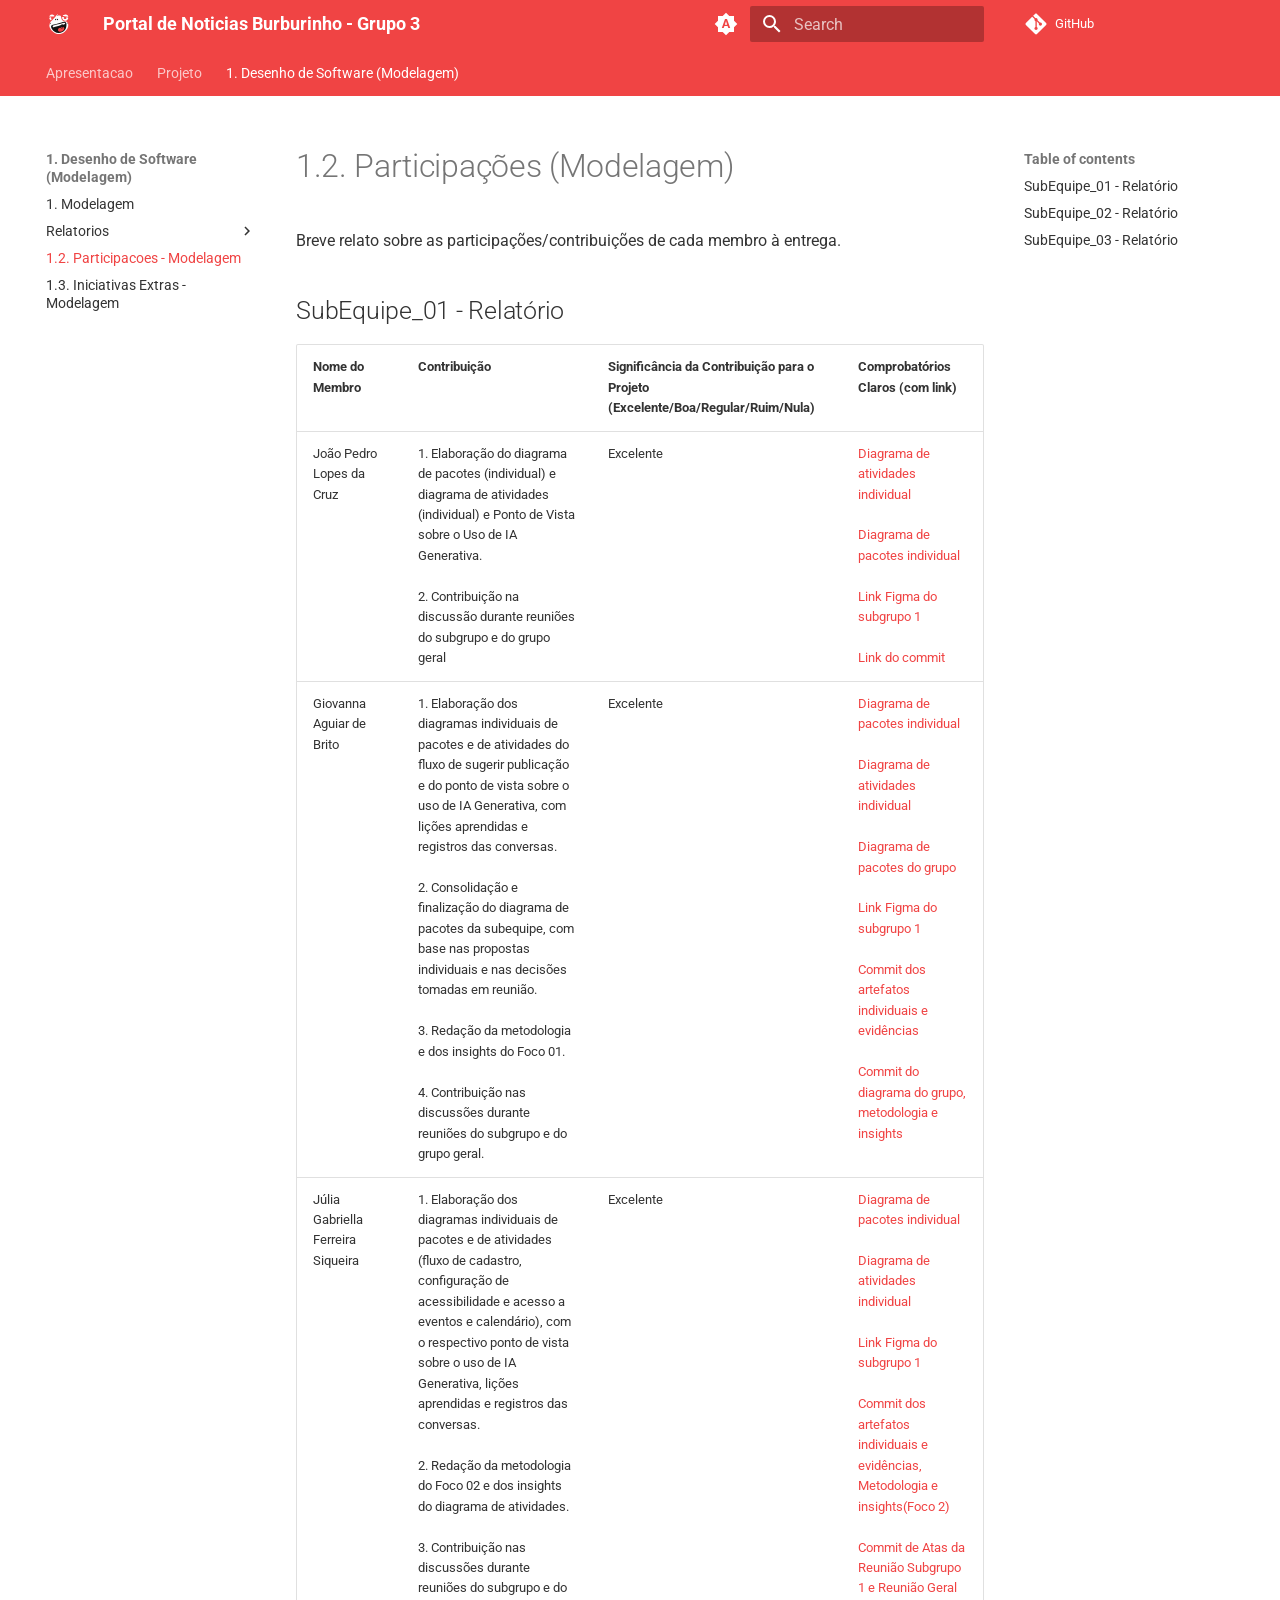
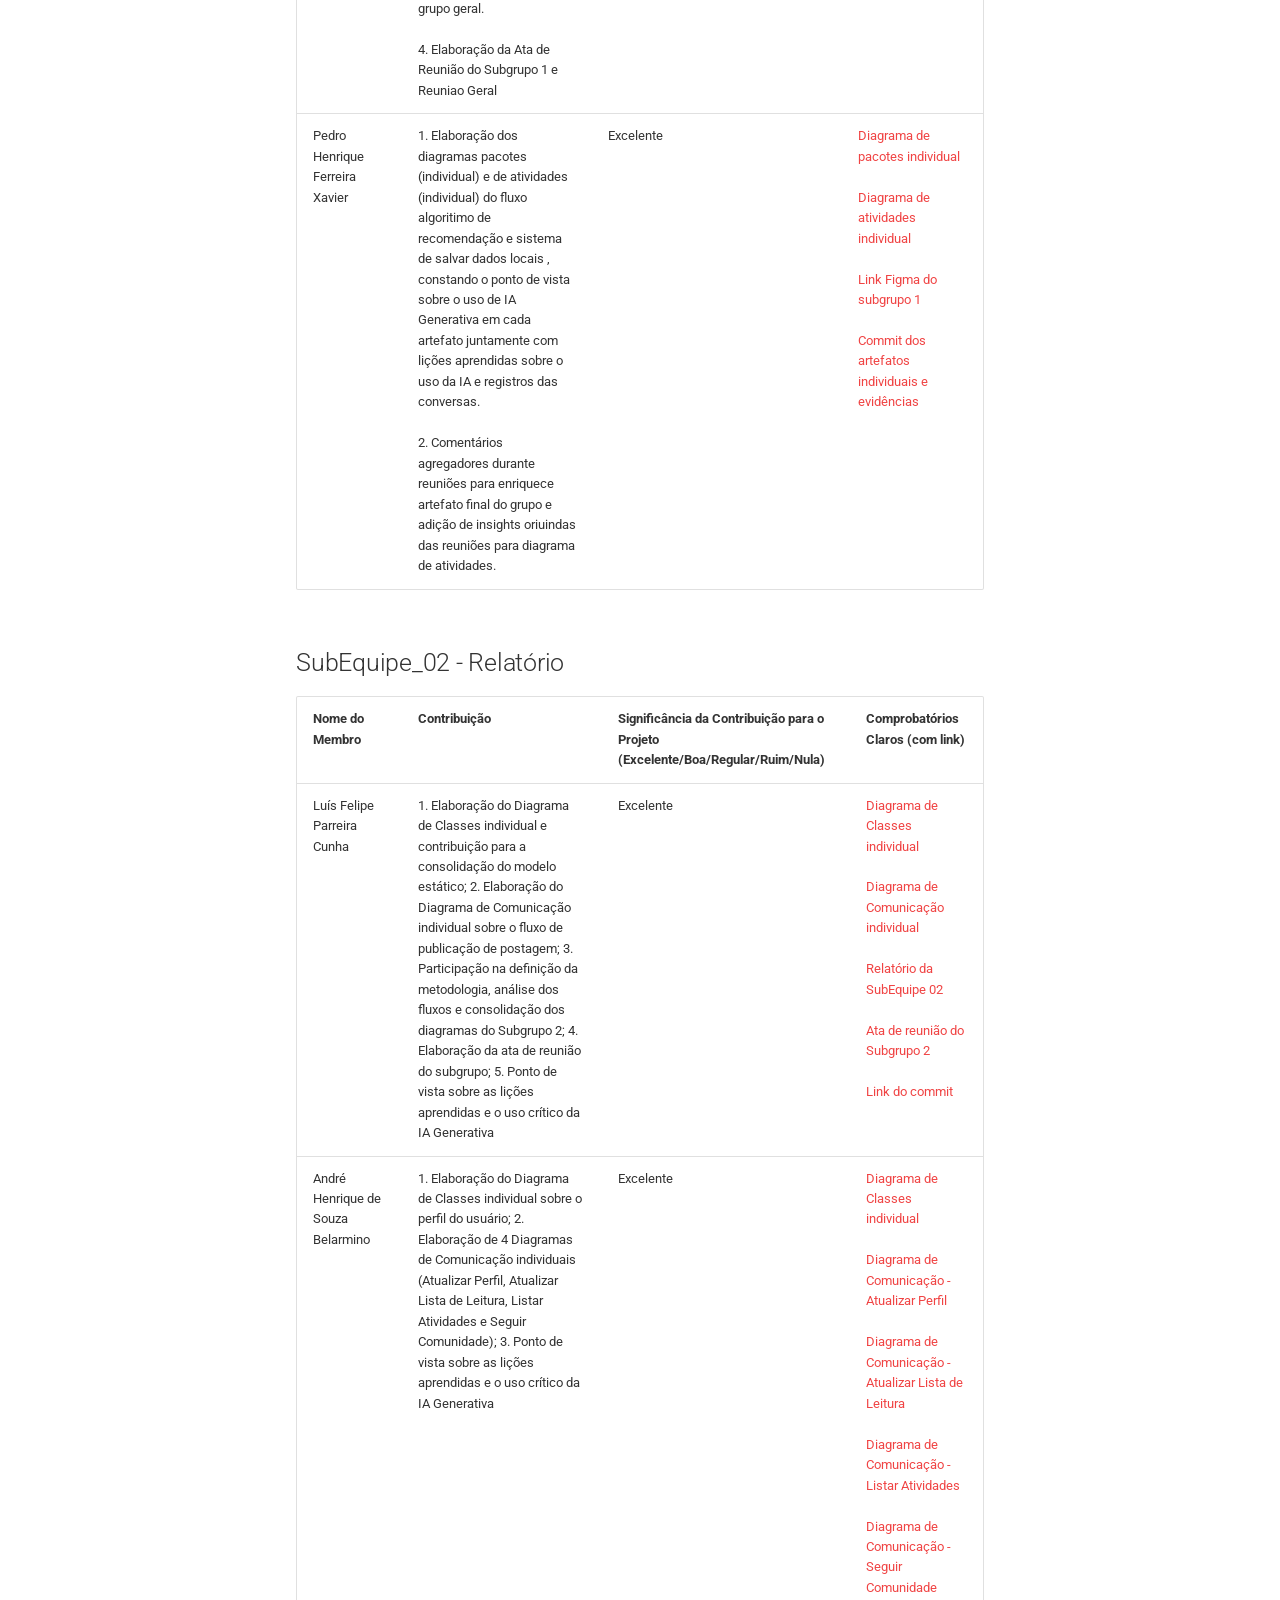
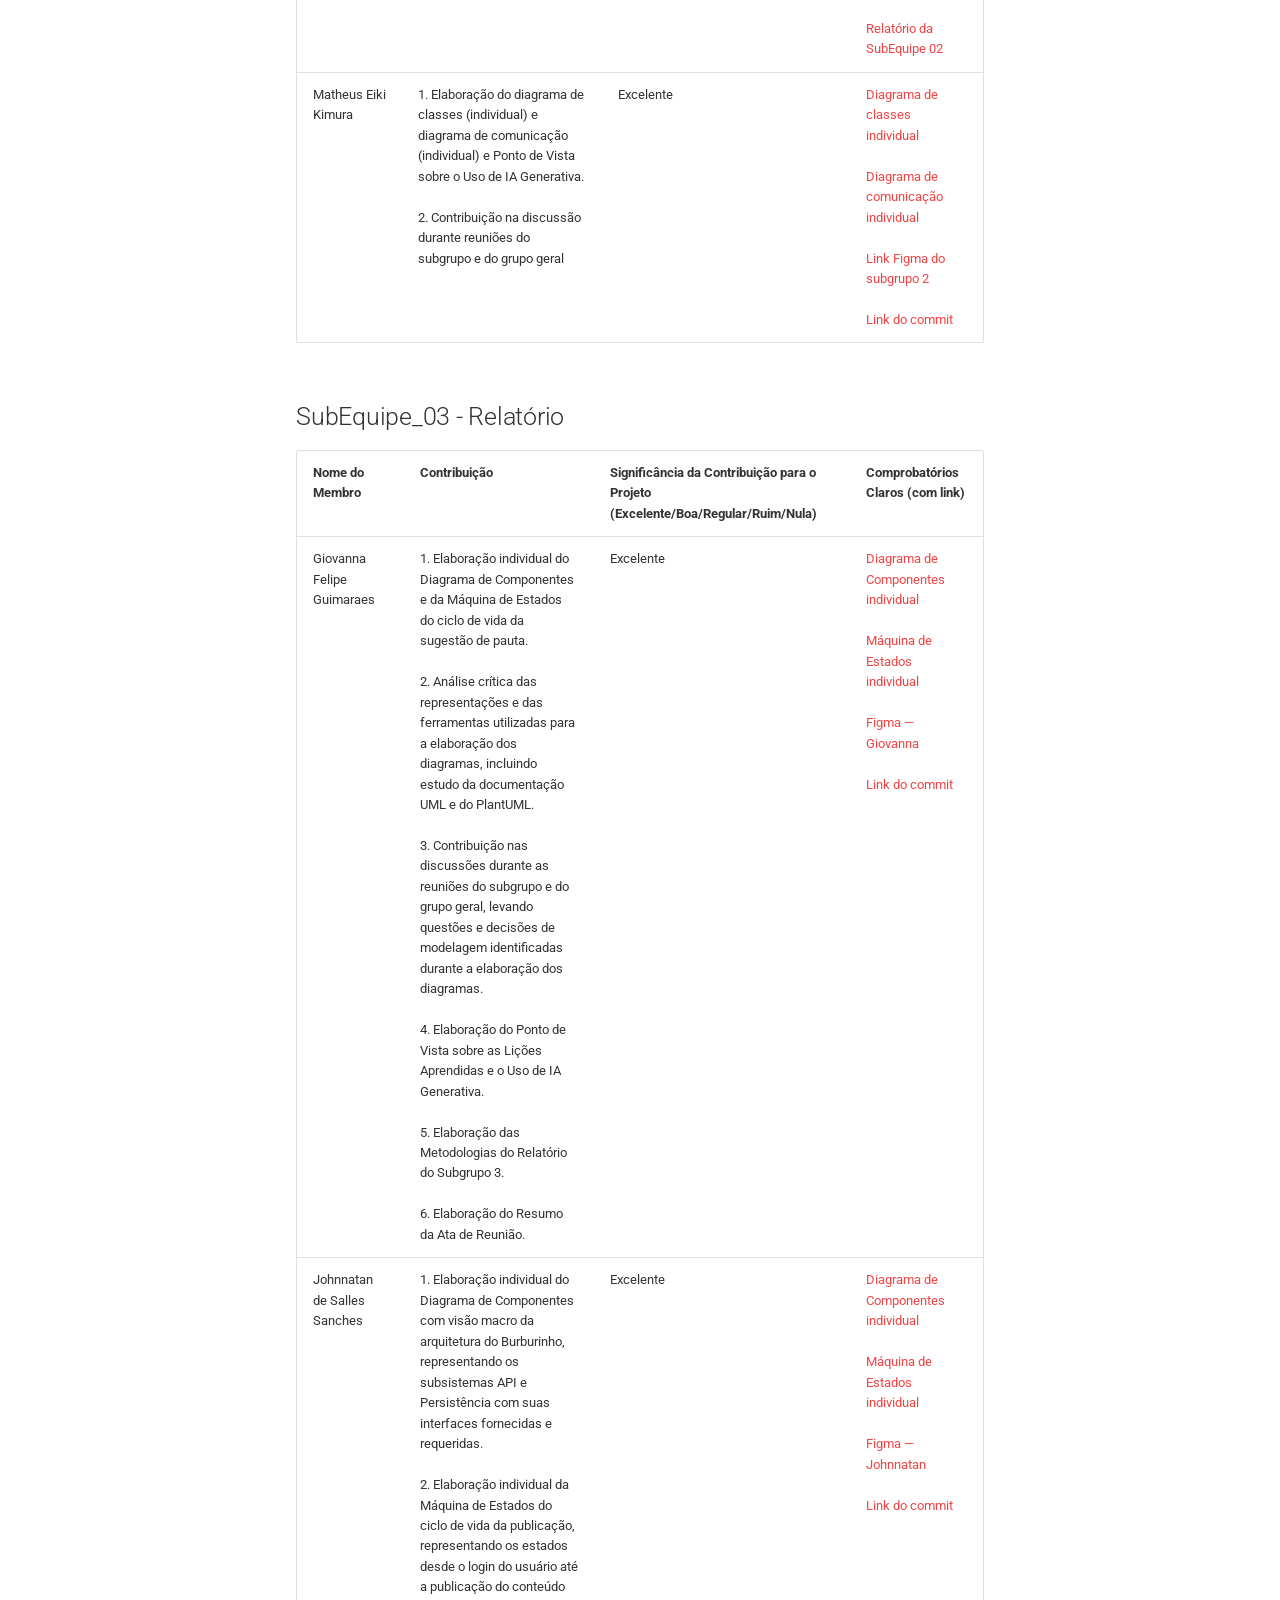
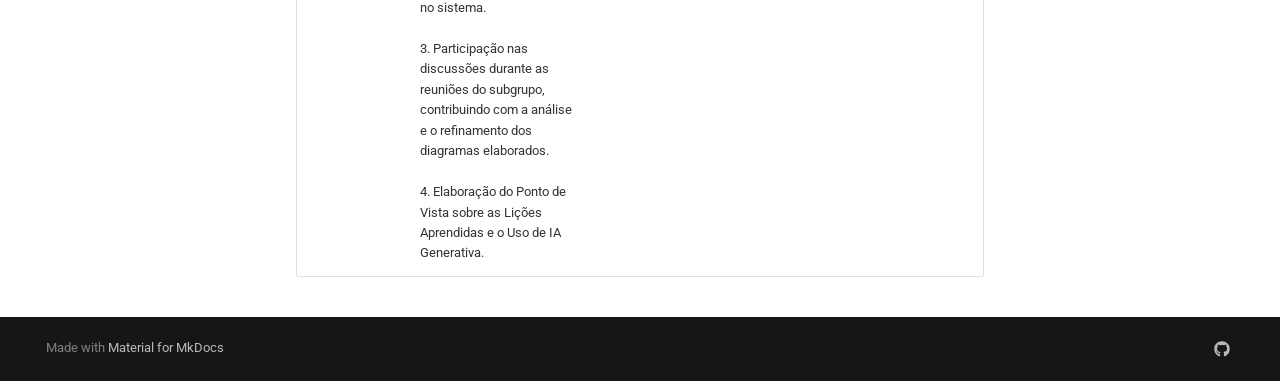
<file: Base/1.2.ParticipacoesModelagem/index.html>
<!doctype html>
<html lang="en" class="no-js">
  <head>
    
      <meta charset="utf-8">
      <meta name="viewport" content="width=device-width,initial-scale=1">
      
      
      
        <link rel="canonical" href="https://unbarqdsw2026-2-turma01.github.io/2026.2-T01-_G3_ProjetoPortalNoticias_Entrega_02/Base/1.2.ParticipacoesModelagem/">
      
      
        <link rel="prev" href="../Relat%C3%B3rios/1.1.3.SubEquipe_03/">
      
      
        <link rel="next" href="../1.3.IniciativasExtras/">
      
      
      <link rel="icon" href="../../assets/images/favicon.png">
      <meta name="generator" content="mkdocs-1.6.1, mkdocs-material-9.6.18">
    
    
      
        <title>1.2. Participacoes - Modelagem - Portal de Noticias Burburinho - Grupo 3</title>
      
    
    
      <link rel="stylesheet" href="../../assets/stylesheets/main.7e37652d.min.css">
      
        
        <link rel="stylesheet" href="../../assets/stylesheets/palette.06af60db.min.css">
      
      


    
    
      
    
    
      
        
        
        <link rel="preconnect" href="https://fonts.gstatic.com" crossorigin>
        <link rel="stylesheet" href="https://fonts.googleapis.com/css?family=Roboto:300,300i,400,400i,700,700i%7CRoboto+Mono:400,400i,700,700i&display=fallback">
        <style>:root{--md-text-font:"Roboto";--md-code-font:"Roboto Mono"}</style>
      
    
    
      <link rel="stylesheet" href="../../stylesheets/custom.css">
    
    <script>__md_scope=new URL("../..",location),__md_hash=e=>[...e].reduce(((e,_)=>(e<<5)-e+_.charCodeAt(0)),0),__md_get=(e,_=localStorage,t=__md_scope)=>JSON.parse(_.getItem(t.pathname+"."+e)),__md_set=(e,_,t=localStorage,a=__md_scope)=>{try{t.setItem(a.pathname+"."+e,JSON.stringify(_))}catch(e){}}</script>
    
      

    
    
    
  </head>
  
  
    
    
      
    
    
    
    
    <body dir="ltr" data-md-color-scheme="default" data-md-color-primary="indigo" data-md-color-accent="indigo">
  
    
    <input class="md-toggle" data-md-toggle="drawer" type="checkbox" id="__drawer" autocomplete="off">
    <input class="md-toggle" data-md-toggle="search" type="checkbox" id="__search" autocomplete="off">
    <label class="md-overlay" for="__drawer"></label>
    <div data-md-component="skip">
      
        
        <a href="#12-participacoes-modelagem" class="md-skip">
          Skip to content
        </a>
      
    </div>
    <div data-md-component="announce">
      
    </div>
    
    
      

<header class="md-header" data-md-component="header">
  <nav class="md-header__inner md-grid" aria-label="Header">
    <a href="../.." title="Portal de Noticias Burburinho - Grupo 3" class="md-header__button md-logo" aria-label="Portal de Noticias Burburinho - Grupo 3" data-md-component="logo">
      
  <img src="../../assets/SapoBurburinho.svg" alt="logo">

    </a>
    <label class="md-header__button md-icon" for="__drawer">
      
      <svg xmlns="http://www.w3.org/2000/svg" viewBox="0 0 24 24"><path d="M3 6h18v2H3zm0 5h18v2H3zm0 5h18v2H3z"/></svg>
    </label>
    <div class="md-header__title" data-md-component="header-title">
      <div class="md-header__ellipsis">
        <div class="md-header__topic">
          <span class="md-ellipsis">
            Portal de Noticias Burburinho - Grupo 3
          </span>
        </div>
        <div class="md-header__topic" data-md-component="header-topic">
          <span class="md-ellipsis">
            
              1.2. Participacoes - Modelagem
            
          </span>
        </div>
      </div>
    </div>
    
      
        <form class="md-header__option" data-md-component="palette">
  
    
    
    
    <input class="md-option" data-md-color-media="(prefers-color-scheme)" data-md-color-scheme="default" data-md-color-primary="indigo" data-md-color-accent="indigo"  aria-label="Usar preferencia do sistema"  type="radio" name="__palette" id="__palette_0">
    
      <label class="md-header__button md-icon" title="Usar preferencia do sistema" for="__palette_1" hidden>
        <svg xmlns="http://www.w3.org/2000/svg" viewBox="0 0 24 24"><path d="m14.3 16-.7-2h-3.2l-.7 2H7.8L11 7h2l3.2 9zM20 8.69V4h-4.69L12 .69 8.69 4H4v4.69L.69 12 4 15.31V20h4.69L12 23.31 15.31 20H20v-4.69L23.31 12zm-9.15 3.96h2.3L12 9z"/></svg>
      </label>
    
  
    
    
    
    <input class="md-option" data-md-color-media="(prefers-color-scheme: light)" data-md-color-scheme="default" data-md-color-primary="custom" data-md-color-accent="custom"  aria-label="Mudar para o modo escuro"  type="radio" name="__palette" id="__palette_1">
    
      <label class="md-header__button md-icon" title="Mudar para o modo escuro" for="__palette_2" hidden>
        <svg xmlns="http://www.w3.org/2000/svg" viewBox="0 0 24 24"><path d="M12 8a4 4 0 0 0-4 4 4 4 0 0 0 4 4 4 4 0 0 0 4-4 4 4 0 0 0-4-4m0 10a6 6 0 0 1-6-6 6 6 0 0 1 6-6 6 6 0 0 1 6 6 6 6 0 0 1-6 6m8-9.31V4h-4.69L12 .69 8.69 4H4v4.69L.69 12 4 15.31V20h4.69L12 23.31 15.31 20H20v-4.69L23.31 12z"/></svg>
      </label>
    
  
    
    
    
    <input class="md-option" data-md-color-media="(prefers-color-scheme: dark)" data-md-color-scheme="slate" data-md-color-primary="custom" data-md-color-accent="custom"  aria-label="Mudar para o modo claro"  type="radio" name="__palette" id="__palette_2">
    
      <label class="md-header__button md-icon" title="Mudar para o modo claro" for="__palette_0" hidden>
        <svg xmlns="http://www.w3.org/2000/svg" viewBox="0 0 24 24"><path d="M12 18c-.89 0-1.74-.2-2.5-.55C11.56 16.5 13 14.42 13 12s-1.44-4.5-3.5-5.45C10.26 6.2 11.11 6 12 6a6 6 0 0 1 6 6 6 6 0 0 1-6 6m8-9.31V4h-4.69L12 .69 8.69 4H4v4.69L.69 12 4 15.31V20h4.69L12 23.31 15.31 20H20v-4.69L23.31 12z"/></svg>
      </label>
    
  
</form>
      
    
    
      <script>var palette=__md_get("__palette");if(palette&&palette.color){if("(prefers-color-scheme)"===palette.color.media){var media=matchMedia("(prefers-color-scheme: light)"),input=document.querySelector(media.matches?"[data-md-color-media='(prefers-color-scheme: light)']":"[data-md-color-media='(prefers-color-scheme: dark)']");palette.color.media=input.getAttribute("data-md-color-media"),palette.color.scheme=input.getAttribute("data-md-color-scheme"),palette.color.primary=input.getAttribute("data-md-color-primary"),palette.color.accent=input.getAttribute("data-md-color-accent")}for(var[key,value]of Object.entries(palette.color))document.body.setAttribute("data-md-color-"+key,value)}</script>
    
    
    
      
      
        <label class="md-header__button md-icon" for="__search">
          
          <svg xmlns="http://www.w3.org/2000/svg" viewBox="0 0 24 24"><path d="M9.5 3A6.5 6.5 0 0 1 16 9.5c0 1.61-.59 3.09-1.56 4.23l.27.27h.79l5 5-1.5 1.5-5-5v-.79l-.27-.27A6.52 6.52 0 0 1 9.5 16 6.5 6.5 0 0 1 3 9.5 6.5 6.5 0 0 1 9.5 3m0 2C7 5 5 7 5 9.5S7 14 9.5 14 14 12 14 9.5 12 5 9.5 5"/></svg>
        </label>
        <div class="md-search" data-md-component="search" role="dialog">
  <label class="md-search__overlay" for="__search"></label>
  <div class="md-search__inner" role="search">
    <form class="md-search__form" name="search">
      <input type="text" class="md-search__input" name="query" aria-label="Search" placeholder="Search" autocapitalize="off" autocorrect="off" autocomplete="off" spellcheck="false" data-md-component="search-query" required>
      <label class="md-search__icon md-icon" for="__search">
        
        <svg xmlns="http://www.w3.org/2000/svg" viewBox="0 0 24 24"><path d="M9.5 3A6.5 6.5 0 0 1 16 9.5c0 1.61-.59 3.09-1.56 4.23l.27.27h.79l5 5-1.5 1.5-5-5v-.79l-.27-.27A6.52 6.52 0 0 1 9.5 16 6.5 6.5 0 0 1 3 9.5 6.5 6.5 0 0 1 9.5 3m0 2C7 5 5 7 5 9.5S7 14 9.5 14 14 12 14 9.5 12 5 9.5 5"/></svg>
        
        <svg xmlns="http://www.w3.org/2000/svg" viewBox="0 0 24 24"><path d="M20 11v2H8l5.5 5.5-1.42 1.42L4.16 12l7.92-7.92L13.5 5.5 8 11z"/></svg>
      </label>
      <nav class="md-search__options" aria-label="Search">
        
        <button type="reset" class="md-search__icon md-icon" title="Clear" aria-label="Clear" tabindex="-1">
          
          <svg xmlns="http://www.w3.org/2000/svg" viewBox="0 0 24 24"><path d="M19 6.41 17.59 5 12 10.59 6.41 5 5 6.41 10.59 12 5 17.59 6.41 19 12 13.41 17.59 19 19 17.59 13.41 12z"/></svg>
        </button>
      </nav>
      
    </form>
    <div class="md-search__output">
      <div class="md-search__scrollwrap" tabindex="0" data-md-scrollfix>
        <div class="md-search-result" data-md-component="search-result">
          <div class="md-search-result__meta">
            Initializing search
          </div>
          <ol class="md-search-result__list" role="presentation"></ol>
        </div>
      </div>
    </div>
  </div>
</div>
      
    
    
      <div class="md-header__source">
        <a href="https://github.com/UnBArqDsw2026-2-Turma01/2026.2-T01-_G3_ProjetoPortalNoticias_Entrega_02" title="Go to repository" class="md-source" data-md-component="source">
  <div class="md-source__icon md-icon">
    
    <svg xmlns="http://www.w3.org/2000/svg" viewBox="0 0 448 512"><!--! Font Awesome Free 7.0.0 by @fontawesome - https://fontawesome.com License - https://fontawesome.com/license/free (Icons: CC BY 4.0, Fonts: SIL OFL 1.1, Code: MIT License) Copyright 2025 Fonticons, Inc.--><path fill="currentColor" d="M439.6 236.1 244 40.5c-5.4-5.5-12.8-8.5-20.4-8.5s-15 3-20.4 8.4L162.5 81l51.5 51.5c27.1-9.1 52.7 16.8 43.4 43.7l49.7 49.7c34.2-11.8 61.2 31 35.5 56.7-26.5 26.5-70.2-2.9-56-37.3L240.3 199v121.9c25.3 12.5 22.3 41.8 9.1 55-6.4 6.4-15.2 10.1-24.3 10.1s-17.8-3.6-24.3-10.1c-17.6-17.6-11.1-46.9 11.2-56v-123c-20.8-8.5-24.6-30.7-18.6-45L142.6 101 8.5 235.1C3 240.6 0 247.9 0 255.5s3 15 8.5 20.4l195.6 195.7c5.4 5.4 12.7 8.4 20.4 8.4s15-3 20.4-8.4l194.7-194.7c5.4-5.4 8.4-12.8 8.4-20.4s-3-15-8.4-20.4"/></svg>
  </div>
  <div class="md-source__repository">
    GitHub
  </div>
</a>
      </div>
    
  </nav>
  
</header>
    
    <div class="md-container" data-md-component="container">
      
      
        
          
            
<nav class="md-tabs" aria-label="Tabs" data-md-component="tabs">
  <div class="md-grid">
    <ul class="md-tabs__list">
      
        
  
  
  
  
    <li class="md-tabs__item">
      <a href="../.." class="md-tabs__link">
        
  
  
    
  
  Apresentacao

      </a>
    </li>
  

      
        
  
  
  
  
    
    
      <li class="md-tabs__item">
        <a href="../../Projeto/Projeto/" class="md-tabs__link">
          
  
  
  Projeto

        </a>
      </li>
    
  

      
        
  
  
  
    
  
  
    
    
      <li class="md-tabs__item md-tabs__item--active">
        <a href="../1.Modelagem/" class="md-tabs__link">
          
  
  
  1. Desenho de Software (Modelagem)

        </a>
      </li>
    
  

      
    </ul>
  </div>
</nav>
          
        
      
      <main class="md-main" data-md-component="main">
        <div class="md-main__inner md-grid">
          
            
              
              <div class="md-sidebar md-sidebar--primary" data-md-component="sidebar" data-md-type="navigation" >
                <div class="md-sidebar__scrollwrap">
                  <div class="md-sidebar__inner">
                    


  


<nav class="md-nav md-nav--primary md-nav--lifted" aria-label="Navigation" data-md-level="0">
  <label class="md-nav__title" for="__drawer">
    <a href="../.." title="Portal de Noticias Burburinho - Grupo 3" class="md-nav__button md-logo" aria-label="Portal de Noticias Burburinho - Grupo 3" data-md-component="logo">
      
  <img src="../../assets/SapoBurburinho.svg" alt="logo">

    </a>
    Portal de Noticias Burburinho - Grupo 3
  </label>
  
    <div class="md-nav__source">
      <a href="https://github.com/UnBArqDsw2026-2-Turma01/2026.2-T01-_G3_ProjetoPortalNoticias_Entrega_02" title="Go to repository" class="md-source" data-md-component="source">
  <div class="md-source__icon md-icon">
    
    <svg xmlns="http://www.w3.org/2000/svg" viewBox="0 0 448 512"><!--! Font Awesome Free 7.0.0 by @fontawesome - https://fontawesome.com License - https://fontawesome.com/license/free (Icons: CC BY 4.0, Fonts: SIL OFL 1.1, Code: MIT License) Copyright 2025 Fonticons, Inc.--><path fill="currentColor" d="M439.6 236.1 244 40.5c-5.4-5.5-12.8-8.5-20.4-8.5s-15 3-20.4 8.4L162.5 81l51.5 51.5c27.1-9.1 52.7 16.8 43.4 43.7l49.7 49.7c34.2-11.8 61.2 31 35.5 56.7-26.5 26.5-70.2-2.9-56-37.3L240.3 199v121.9c25.3 12.5 22.3 41.8 9.1 55-6.4 6.4-15.2 10.1-24.3 10.1s-17.8-3.6-24.3-10.1c-17.6-17.6-11.1-46.9 11.2-56v-123c-20.8-8.5-24.6-30.7-18.6-45L142.6 101 8.5 235.1C3 240.6 0 247.9 0 255.5s3 15 8.5 20.4l195.6 195.7c5.4 5.4 12.7 8.4 20.4 8.4s15-3 20.4-8.4l194.7-194.7c5.4-5.4 8.4-12.8 8.4-20.4s-3-15-8.4-20.4"/></svg>
  </div>
  <div class="md-source__repository">
    GitHub
  </div>
</a>
    </div>
  
  <ul class="md-nav__list" data-md-scrollfix>
    
      
      
  
  
  
  
    <li class="md-nav__item">
      <a href="../.." class="md-nav__link">
        
  
  
  <span class="md-ellipsis">
    Apresentacao
    
  </span>
  

      </a>
    </li>
  

    
      
      
  
  
  
  
    
    
    
    
      
      
    
    
    <li class="md-nav__item md-nav__item--nested">
      
        
        
        <input class="md-nav__toggle md-toggle " type="checkbox" id="__nav_2" >
        
          
          <label class="md-nav__link" for="__nav_2" id="__nav_2_label" tabindex="0">
            
  
  
  <span class="md-ellipsis">
    Projeto
    
  </span>
  

            <span class="md-nav__icon md-icon"></span>
          </label>
        
        <nav class="md-nav" data-md-level="1" aria-labelledby="__nav_2_label" aria-expanded="false">
          <label class="md-nav__title" for="__nav_2">
            <span class="md-nav__icon md-icon"></span>
            Projeto
          </label>
          <ul class="md-nav__list" data-md-scrollfix>
            
              
                
  
  
  
  
    <li class="md-nav__item">
      <a href="../../Projeto/Projeto/" class="md-nav__link">
        
  
  
  <span class="md-ellipsis">
    Projeto
    
  </span>
  

      </a>
    </li>
  

              
            
          </ul>
        </nav>
      
    </li>
  

    
      
      
  
  
    
  
  
  
    
    
    
    
      
        
        
      
      
    
    
    <li class="md-nav__item md-nav__item--active md-nav__item--section md-nav__item--nested">
      
        
        
        <input class="md-nav__toggle md-toggle " type="checkbox" id="__nav_3" checked>
        
          
          <label class="md-nav__link" for="__nav_3" id="__nav_3_label" tabindex="">
            
  
  
  <span class="md-ellipsis">
    1. Desenho de Software (Modelagem)
    
  </span>
  

            <span class="md-nav__icon md-icon"></span>
          </label>
        
        <nav class="md-nav" data-md-level="1" aria-labelledby="__nav_3_label" aria-expanded="true">
          <label class="md-nav__title" for="__nav_3">
            <span class="md-nav__icon md-icon"></span>
            1. Desenho de Software (Modelagem)
          </label>
          <ul class="md-nav__list" data-md-scrollfix>
            
              
                
  
  
  
  
    <li class="md-nav__item">
      <a href="../1.Modelagem/" class="md-nav__link">
        
  
  
  <span class="md-ellipsis">
    1. Modelagem
    
  </span>
  

      </a>
    </li>
  

              
            
              
                
  
  
  
  
    
    
    
    
      
      
    
    
    <li class="md-nav__item md-nav__item--nested">
      
        
        
        <input class="md-nav__toggle md-toggle " type="checkbox" id="__nav_3_2" >
        
          
          <label class="md-nav__link" for="__nav_3_2" id="__nav_3_2_label" tabindex="0">
            
  
  
  <span class="md-ellipsis">
    Relatorios
    
  </span>
  

            <span class="md-nav__icon md-icon"></span>
          </label>
        
        <nav class="md-nav" data-md-level="2" aria-labelledby="__nav_3_2_label" aria-expanded="false">
          <label class="md-nav__title" for="__nav_3_2">
            <span class="md-nav__icon md-icon"></span>
            Relatorios
          </label>
          <ul class="md-nav__list" data-md-scrollfix>
            
              
                
  
  
  
  
    
    
    
    
      
      
    
    
    <li class="md-nav__item md-nav__item--nested">
      
        
        
        <input class="md-nav__toggle md-toggle " type="checkbox" id="__nav_3_2_1" >
        
          
          <label class="md-nav__link" for="__nav_3_2_1" id="__nav_3_2_1_label" tabindex="0">
            
  
  
  <span class="md-ellipsis">
    1.1.1. SubEquipe 01
    
  </span>
  

            <span class="md-nav__icon md-icon"></span>
          </label>
        
        <nav class="md-nav" data-md-level="3" aria-labelledby="__nav_3_2_1_label" aria-expanded="false">
          <label class="md-nav__title" for="__nav_3_2_1">
            <span class="md-nav__icon md-icon"></span>
            1.1.1. SubEquipe 01
          </label>
          <ul class="md-nav__list" data-md-scrollfix>
            
              
                
  
  
  
  
    <li class="md-nav__item">
      <a href="../Relat%C3%B3rios/1.1.1.SubEquipe_01/" class="md-nav__link">
        
  
  
  <span class="md-ellipsis">
    1.1.1.1. SubEquipe 01
    
  </span>
  

      </a>
    </li>
  

              
            
              
                
  
  
  
  
    <li class="md-nav__item">
      <a href="../Relat%C3%B3rios/SubEquipe_01_pacotes_IA/pacotesIA/" class="md-nav__link">
        
  
  
  <span class="md-ellipsis">
    1.1.1.2. SubEquipe 01 - Pacotes IA
    
  </span>
  

      </a>
    </li>
  

              
            
          </ul>
        </nav>
      
    </li>
  

              
            
              
                
  
  
  
  
    <li class="md-nav__item">
      <a href="../Relat%C3%B3rios/1.1.2.SubEquipe_02/" class="md-nav__link">
        
  
  
  <span class="md-ellipsis">
    1.1.2. SubEquipe 02
    
  </span>
  

      </a>
    </li>
  

              
            
              
                
  
  
  
  
    <li class="md-nav__item">
      <a href="../Relat%C3%B3rios/1.1.3.SubEquipe_03/" class="md-nav__link">
        
  
  
  <span class="md-ellipsis">
    1.1.3. SubEquipe 03
    
  </span>
  

      </a>
    </li>
  

              
            
          </ul>
        </nav>
      
    </li>
  

              
            
              
                
  
  
    
  
  
  
    <li class="md-nav__item md-nav__item--active">
      
      <input class="md-nav__toggle md-toggle" type="checkbox" id="__toc">
      
      
        
      
      
        <label class="md-nav__link md-nav__link--active" for="__toc">
          
  
  
  <span class="md-ellipsis">
    1.2. Participacoes - Modelagem
    
  </span>
  

          <span class="md-nav__icon md-icon"></span>
        </label>
      
      <a href="./" class="md-nav__link md-nav__link--active">
        
  
  
  <span class="md-ellipsis">
    1.2. Participacoes - Modelagem
    
  </span>
  

      </a>
      
        

<nav class="md-nav md-nav--secondary" aria-label="Table of contents">
  
  
  
    
  
  
    <label class="md-nav__title" for="__toc">
      <span class="md-nav__icon md-icon"></span>
      Table of contents
    </label>
    <ul class="md-nav__list" data-md-component="toc" data-md-scrollfix>
      
        <li class="md-nav__item">
  <a href="#subequipe_01-relatorio" class="md-nav__link">
    <span class="md-ellipsis">
      SubEquipe_01 - Relatório
    </span>
  </a>
  
</li>
      
        <li class="md-nav__item">
  <a href="#subequipe_02-relatorio" class="md-nav__link">
    <span class="md-ellipsis">
      SubEquipe_02 - Relatório
    </span>
  </a>
  
</li>
      
        <li class="md-nav__item">
  <a href="#subequipe_03-relatorio" class="md-nav__link">
    <span class="md-ellipsis">
      SubEquipe_03 - Relatório
    </span>
  </a>
  
</li>
      
    </ul>
  
</nav>
      
    </li>
  

              
            
              
                
  
  
  
  
    <li class="md-nav__item">
      <a href="../1.3.IniciativasExtras/" class="md-nav__link">
        
  
  
  <span class="md-ellipsis">
    1.3. Iniciativas Extras - Modelagem
    
  </span>
  

      </a>
    </li>
  

              
            
          </ul>
        </nav>
      
    </li>
  

    
  </ul>
</nav>
                  </div>
                </div>
              </div>
            
            
              
              <div class="md-sidebar md-sidebar--secondary" data-md-component="sidebar" data-md-type="toc" >
                <div class="md-sidebar__scrollwrap">
                  <div class="md-sidebar__inner">
                    

<nav class="md-nav md-nav--secondary" aria-label="Table of contents">
  
  
  
    
  
  
    <label class="md-nav__title" for="__toc">
      <span class="md-nav__icon md-icon"></span>
      Table of contents
    </label>
    <ul class="md-nav__list" data-md-component="toc" data-md-scrollfix>
      
        <li class="md-nav__item">
  <a href="#subequipe_01-relatorio" class="md-nav__link">
    <span class="md-ellipsis">
      SubEquipe_01 - Relatório
    </span>
  </a>
  
</li>
      
        <li class="md-nav__item">
  <a href="#subequipe_02-relatorio" class="md-nav__link">
    <span class="md-ellipsis">
      SubEquipe_02 - Relatório
    </span>
  </a>
  
</li>
      
        <li class="md-nav__item">
  <a href="#subequipe_03-relatorio" class="md-nav__link">
    <span class="md-ellipsis">
      SubEquipe_03 - Relatório
    </span>
  </a>
  
</li>
      
    </ul>
  
</nav>
                  </div>
                </div>
              </div>
            
          
          
            <div class="md-content" data-md-component="content">
              <article class="md-content__inner md-typeset">
                
                  


  
  


<h1 id="12-participacoes-modelagem">1.2. Participações (Modelagem)</h1>
<p>Breve relato sobre as participações/contribuições de cada membro à entrega. </p>
<h2 id="subequipe_01-relatorio">SubEquipe_01 - Relatório</h2>
<table>
<thead>
<tr>
<th>Nome do Membro</th>
<th>Contribuição</th>
<th>Significância da Contribuição para o Projeto (Excelente/Boa/Regular/Ruim/Nula)</th>
<th>Comprobatórios Claros (com link)</th>
</tr>
</thead>
<tbody>
<tr>
<td>João Pedro Lopes da Cruz</td>
<td>1. Elaboração do diagrama de pacotes (individual) e diagrama de atividades (individual) e Ponto de Vista sobre o Uso de IA Generativa.<br><br> 2. Contribuição na discussão durante reuniões do subgrupo e do grupo geral</td>
<td>Excelente</td>
<td><a href="../../assets/subGrupo1/atividadesJoao.png">Diagrama de atividades individual</a><br><br><a href="../../assets/subGrupo1/atividadesJoao.png">Diagrama de pacotes individual</a><br><br> <a href="https://www.figma.com/folder_invite/redeem/bYT8YFg310GbasvMe9dqq4">Link Figma do subgrupo 1</a><br><br><a href="https://github.com/UnBArqDsw2026-2-Turma01/2026.2-T01-_G3_ProjetoPortalNoticias_Entrega_02/commit/70b17d69e35585fcef0784eb4185fe168d33e41e">Link do commit</a></td>
</tr>
<tr>
<td>Giovanna Aguiar de Brito</td>
<td>1. Elaboração dos diagramas individuais de pacotes e de atividades do fluxo de sugerir publicação e do ponto de vista sobre o uso de IA Generativa, com lições aprendidas e registros das conversas.<br><br>2. Consolidação e finalização do diagrama de pacotes da subequipe, com base nas propostas individuais e nas decisões tomadas em reunião.<br><br>3. Redação da metodologia e dos insights do Foco 01.<br><br>4. Contribuição nas discussões durante reuniões do subgrupo e do grupo geral.</td>
<td>Excelente</td>
<td><a href="../../assets/subGrupo1/pacotes3gi.png">Diagrama de pacotes individual</a><br><br><a href="../../assets/subGrupo1/atividadesgi.png">Diagrama de atividades individual</a><br><br><a href="../../assets/subGrupo1/pacotesgrupo.html">Diagrama de pacotes do grupo</a><br><br><a href="https://www.figma.com/folder_invite/redeem/bYT8YFg310GbasvMe9dqq4">Link Figma do subgrupo 1</a><br><br><a href="https://github.com/UnBArqDsw2026-2-Turma01/2026.2-T01-_G3_ProjetoPortalNoticias_Entrega_02/commit/9a25a3b3d2d8990ad197eff672ef95c4a018a3f3">Commit dos artefatos individuais e evidências</a><br><br><a href="https://github.com/UnBArqDsw2026-2-Turma01/2026.2-T01-_G3_ProjetoPortalNoticias_Entrega_02/commit/8714f20e4fcb0af7e5361eb3182763442db1b04a">Commit do diagrama do grupo, metodologia e insights</a></td>
</tr>
<tr>
<td>Júlia Gabriella Ferreira Siqueira</td>
<td>1. Elaboração dos diagramas individuais de pacotes e de atividades (fluxo de cadastro, configuração de acessibilidade e acesso a eventos e calendário), com o respectivo ponto de vista sobre o uso de IA Generativa, lições aprendidas e registros das conversas.<br><br>2. Redação da metodologia do Foco 02 e dos insights do diagrama de atividades.<br><br>3. Contribuição nas discussões durante reuniões do subgrupo e do grupo geral.<br><br>4. Elaboração da Ata de Reunião do Subgrupo 1 e Reuniao Geral</td>
<td>Excelente</td>
<td><a href="../../assets/subGrupo1/pacotesJulia.png">Diagrama de pacotes individual</a><br><br><a href="../../assets/subGrupo1/atividadesJulia.png">Diagrama de atividades individual</a><br><br><a href="https://www.figma.com/folder_invite/redeem/bYT8YFg310GbasvMe9dqq4">Link Figma do subgrupo 1</a><br><br><a href="https://github.com/UnBArqDsw2026-2-Turma01/2026.2-T01-_G3_ProjetoPortalNoticias_Entrega_02/commit/9637dfcb516d288853d2eb94c27ef5e8aa39c236">Commit dos artefatos individuais e evidências, Metodologia e insights(Foco 2)</a><br><br><a href="https://github.com/UnBArqDsw2026-2-Turma01/2026.2-T01-_G3_ProjetoPortalNoticias_Entrega_02/commit/97067cf71f519de191daa1c0bd4837efeedcee5b">Commit de Atas da Reunião Subgrupo 1 e Reunião Geral</a></td>
</tr>
<tr>
<td>Pedro Henrique Ferreira Xavier</td>
<td>1. Elaboração dos diagramas  pacotes (individual) e de atividades (individual) do fluxo algoritimo de recomendação e sistema de salvar dados locais , constando o ponto de vista sobre o uso de IA Generativa em cada artefato juntamente com lições aprendidas sobre o uso da IA e registros das conversas.<br><br>2. Comentários agregadores durante reuniões para enriquece artefato final do grupo e adição de insights oriuindas das reuniões para diagrama de atividades.</td>
<td>Excelente</td>
<td><a href="../../assets/subGrupo1/pacotesPedro.png">Diagrama de pacotes individual</a><br><br><a href="../../assets/subGrupo1/atividadesPedro.png">Diagrama de atividades individual</a><br><br><a href="https://www.figma.com/folder_invite/redeem/bYT8YFg310GbasvMe9dqq4">Link Figma do subgrupo 1</a><br><br><a href="https://github.com/UnBArqDsw2026-2-Turma01/2026.2-T01-_G3_ProjetoPortalNoticias_Entrega_02/commit/a7b9388605f66ecae345bb2d4e061a17f6c1eda9">Commit dos artefatos individuais e evidências</a></td>
</tr>
</tbody>
</table>
<h2 id="subequipe_02-relatorio">SubEquipe_02 - Relatório</h2>
<table>
<thead>
<tr>
<th>Nome do Membro</th>
<th>Contribuição</th>
<th>Significância da Contribuição para o Projeto (Excelente/Boa/Regular/Ruim/Nula)</th>
<th>Comprobatórios Claros (com link)</th>
</tr>
</thead>
<tbody>
<tr>
<td>Luís Felipe Parreira Cunha</td>
<td>1. Elaboração do Diagrama de Classes individual e contribuição para a consolidação do modelo estático; 2. Elaboração do Diagrama de Comunicação individual sobre o fluxo de publicação de postagem; 3. Participação na definição da metodologia, análise dos fluxos e consolidação dos diagramas do Subgrupo 2; 4. Elaboração da ata de reunião do subgrupo; 5. Ponto de vista sobre as lições aprendidas e o uso crítico da IA Generativa</td>
<td>Excelente</td>
<td><a href="../../assets/subGrupo2/Classe-LuisFelipe.jpg">Diagrama de Classes individual</a><br><br><a href="../../assets/subGrupo2/Contribu-LuisFelipe.jpg">Diagrama de Comunicação individual</a><br><br><a href="../Relat%C3%B3rios/1.1.2.SubEquipe_02/">Relatório da SubEquipe 02</a><br><br><a href="../1.3.IniciativasExtras/#ata-de-reuniao-do-subgrupo-2">Ata de reunião do Subgrupo 2</a><br><br><a href="https://github.com/UnBArqDsw2026-2-Turma01/2026.2-T01-_G3_ProjetoPortalNoticias_Entrega_02/commit/f06236fdfbd52669c8119b74f5dcb87305b8c3b3">Link do commit</a></td>
</tr>
<tr>
<td>André Henrique de Souza Belarmino</td>
<td>1. Elaboração do Diagrama de Classes individual sobre o perfil do usuário; 2. Elaboração de 4 Diagramas de Comunicação individuais (Atualizar Perfil, Atualizar Lista de Leitura, Listar Atividades e Seguir Comunidade); 3. Ponto de vista sobre as lições aprendidas e o uso crítico da IA Generativa</td>
<td>Excelente</td>
<td><a href="../../assets/subGrupo2/Classe-Andre.png">Diagrama de Classes individual</a><br><br><a href="../../assets/subGrupo2/Contribu-Andre-AtualizarPerfil.png">Diagrama de Comunicação - Atualizar Perfil</a><br><br><a href="../../assets/subGrupo2/Contribu-Andre-AtualizarListaLeitura.png">Diagrama de Comunicação - Atualizar Lista de Leitura</a><br><br><a href="../../assets/subGrupo2/Contribu-Andre-ListarAtividades.png">Diagrama de Comunicação - Listar Atividades</a><br><br><a href="../../assets/subGrupo2/Contribu-Andre-SeguirComunidade.png">Diagrama de Comunicação - Seguir Comunidade</a><br><br><a href="../Relat%C3%B3rios/1.1.2.SubEquipe_02/">Relatório da SubEquipe 02</a></td>
</tr>
<tr>
<td>Matheus Eiki Kimura</td>
<td>1. Elaboração do diagrama de classes (individual) e diagrama de comunicação (individual) e Ponto de Vista sobre o Uso de IA Generativa.<br><br> 2. Contribuição na discussão durante reuniões do subgrupo e do grupo geral</td>
<td>Excelente</td>
<td><a href="../../assets/subGrupo2/Diagrama%20de%20classes%20-%20Eiki.png">Diagrama de classes individual</a><br><br><a href="../../assets/subGrupo2/Diagrama%20de%20comunica%C3%A7%C3%A3o%20-%20Eiki.png">Diagrama de comunicação individual</a><br><br> <a href="https://www.figma.com/board/vJxeTOHu9tlol8wtyLdzUa/SubGrupo2?t=K6bx5W6zdvNJeas1-1">Link Figma do subgrupo 2</a><br><br><a href="https://github.com/UnBArqDsw2026-2-Turma01/2026.2-T01-_G3_ProjetoPortalNoticias_Entrega_02/commit/796e2ccd50dcad6920398ed68154374de6ffc4c4">Link do commit</a></td>
</tr>
</tbody>
</table>
<h2 id="subequipe_03-relatorio">SubEquipe_03 - Relatório</h2>
<table>
<thead>
<tr>
<th>Nome do Membro</th>
<th>Contribuição</th>
<th>Significância da Contribuição para o Projeto (Excelente/Boa/Regular/Ruim/Nula)</th>
<th>Comprobatórios Claros (com link)</th>
</tr>
</thead>
<tbody>
<tr>
<td>Giovanna Felipe Guimaraes</td>
<td>1. Elaboração individual do Diagrama de Componentes e da Máquina de Estados do ciclo de vida da sugestão de pauta.<br><br>2. Análise crítica das representações e das ferramentas utilizadas para a elaboração dos diagramas, incluindo estudo da documentação UML e do PlantUML.<br><br>3. Contribuição nas discussões durante as reuniões do subgrupo e do grupo geral, levando questões e decisões de modelagem identificadas durante a elaboração dos diagramas.<br><br>4. Elaboração do Ponto de Vista sobre as Lições Aprendidas e o Uso de IA Generativa.<br><br>5. Elaboração das Metodologias do Relatório do Subgrupo 3.<br><br>6. Elaboração do Resumo da Ata de Reunião.</td>
<td>Excelente</td>
<td><a href="../../assets/subGrupo3/estatico_componentes_final.png">Diagrama de Componentes individual</a><br><br><a href="../../assets/subGrupo3/dinamico_estados_final.png">Máquina de Estados individual</a><br><br><a href="https://www.figma.com/board/43vbLUUegzD0NWT89fCxS5/Giovanna?node-id=2004-278&amp;t=iG67pfbG3gXjb8In-0">Figma — Giovanna</a><br><br><a href="https://github.com/UnBArqDsw2026-2-Turma01/2026.2-T01-_G3_ProjetoPortalNoticias_Entrega_02/commit/8ef032d22a390d947c8bd8e02b554def013d53c3">Link do commit</a></td>
</tr>
<tr>
<td>Johnnatan de Salles Sanches</td>
<td>1. Elaboração individual do Diagrama de Componentes com visão macro da arquitetura do Burburinho, representando os subsistemas API e Persistência com suas interfaces fornecidas e requeridas.<br><br>2. Elaboração individual da Máquina de Estados do ciclo de vida da publicação, representando os estados desde o login do usuário até a publicação do conteúdo no sistema.<br><br>3. Participação nas discussões durante as reuniões do subgrupo, contribuindo com a análise e o refinamento dos diagramas elaborados.<br><br>4. Elaboração do Ponto de Vista sobre as Lições Aprendidas e o Uso de IA Generativa.</td>
<td>Excelente</td>
<td><a href="../../assets/subGrupo3/diagrama_componentes_johnn.png">Diagrama de Componentes individual</a><br><br><a href="../../assets/subGrupo3/diagrama_estados_johnn.png">Máquina de Estados individual</a><br><br><a href="https://www.figma.com/board/pZO7xKt5DX3wn2HdcZq2LS/Johnnatan?node-id=0-1&amp;t=2lzJWVr6u2rPCVee-1">Figma — Johnnatan</a><br><br><a href="https://github.com/UnBArqDsw2026-2-Turma01/2026.2-T01-_G3_ProjetoPortalNoticias_Entrega_02/commit/53e282e615fdd1b9afb196a18145522e2f33f0dd">Link do commit</a></td>
</tr>
</tbody>
</table>












                
              </article>
            </div>
          
          
<script>var target=document.getElementById(location.hash.slice(1));target&&target.name&&(target.checked=target.name.startsWith("__tabbed_"))</script>
        </div>
        
          <button type="button" class="md-top md-icon" data-md-component="top" hidden>
  
  <svg xmlns="http://www.w3.org/2000/svg" viewBox="0 0 24 24"><path d="M13 20h-2V8l-5.5 5.5-1.42-1.42L12 4.16l7.92 7.92-1.42 1.42L13 8z"/></svg>
  Back to top
</button>
        
      </main>
      
        <footer class="md-footer">
  
  <div class="md-footer-meta md-typeset">
    <div class="md-footer-meta__inner md-grid">
      <div class="md-copyright">
  
  
    Made with
    <a href="https://squidfunk.github.io/mkdocs-material/" target="_blank" rel="noopener">
      Material for MkDocs
    </a>
  
</div>
      
        
<div class="md-social">
  
    
    
    
    
      
      
    
    <a href="https://github.com/UnBArqDsw2026-2-Turma01/2026.2-T01-_G3_ProjetoPortalNoticias_Entrega_02" target="_blank" rel="noopener" title="github.com" class="md-social__link">
      <svg xmlns="http://www.w3.org/2000/svg" viewBox="0 0 512 512"><!--! Font Awesome Free 7.0.0 by @fontawesome - https://fontawesome.com License - https://fontawesome.com/license/free (Icons: CC BY 4.0, Fonts: SIL OFL 1.1, Code: MIT License) Copyright 2025 Fonticons, Inc.--><path fill="currentColor" d="M173.9 397.4c0 2-2.3 3.6-5.2 3.6-3.3.3-5.6-1.3-5.6-3.6 0-2 2.3-3.6 5.2-3.6 3-.3 5.6 1.3 5.6 3.6m-31.1-4.5c-.7 2 1.3 4.3 4.3 4.9 2.6 1 5.6 0 6.2-2s-1.3-4.3-4.3-5.2c-2.6-.7-5.5.3-6.2 2.3m44.2-1.7c-2.9.7-4.9 2.6-4.6 4.9.3 2 2.9 3.3 5.9 2.6 2.9-.7 4.9-2.6 4.6-4.6-.3-1.9-3-3.2-5.9-2.9M252.8 8C114.1 8 8 113.3 8 252c0 110.9 69.8 205.8 169.5 239.2 12.8 2.3 17.3-5.6 17.3-12.1 0-6.2-.3-40.4-.3-61.4 0 0-70 15-84.7-29.8 0 0-11.4-29.1-27.8-36.6 0 0-22.9-15.7 1.6-15.4 0 0 24.9 2 38.6 25.8 21.9 38.6 58.6 27.5 72.9 20.9 2.3-16 8.8-27.1 16-33.7-55.9-6.2-112.3-14.3-112.3-110.5 0-27.5 7.6-41.3 23.6-58.9-2.6-6.5-11.1-33.3 2.6-67.9 20.9-6.5 69 27 69 27 20-5.6 41.5-8.5 62.8-8.5s42.8 2.9 62.8 8.5c0 0 48.1-33.6 69-27 13.7 34.7 5.2 61.4 2.6 67.9 16 17.7 25.8 31.5 25.8 58.9 0 96.5-58.9 104.2-114.8 110.5 9.2 7.9 17 22.9 17 46.4 0 33.7-.3 75.4-.3 83.6 0 6.5 4.6 14.4 17.3 12.1C436.2 457.8 504 362.9 504 252 504 113.3 391.5 8 252.8 8M105.2 352.9c-1.3 1-1 3.3.7 5.2 1.6 1.6 3.9 2.3 5.2 1 1.3-1 1-3.3-.7-5.2-1.6-1.6-3.9-2.3-5.2-1m-10.8-8.1c-.7 1.3.3 2.9 2.3 3.9 1.6 1 3.6.7 4.3-.7.7-1.3-.3-2.9-2.3-3.9-2-.6-3.6-.3-4.3.7m32.4 35.6c-1.6 1.3-1 4.3 1.3 6.2 2.3 2.3 5.2 2.6 6.5 1 1.3-1.3.7-4.3-1.3-6.2-2.2-2.3-5.2-2.6-6.5-1m-11.4-14.7c-1.6 1-1.6 3.6 0 5.9s4.3 3.3 5.6 2.3c1.6-1.3 1.6-3.9 0-6.2-1.4-2.3-4-3.3-5.6-2"/></svg>
    </a>
  
</div>
      
    </div>
  </div>
</footer>
      
    </div>
    <div class="md-dialog" data-md-component="dialog">
      <div class="md-dialog__inner md-typeset"></div>
    </div>
    
      <div class="md-progress" data-md-component="progress" role="progressbar"></div>
    
    
    
      
      <script id="__config" type="application/json">{"base": "../..", "features": ["navigation.tabs", "navigation.top", "navigation.instant", "navigation.instant.progress", "content.code.copy"], "search": "../../assets/javascripts/workers/search.973d3a69.min.js", "tags": null, "translations": {"clipboard.copied": "Copied to clipboard", "clipboard.copy": "Copy to clipboard", "search.result.more.one": "1 more on this page", "search.result.more.other": "# more on this page", "search.result.none": "No matching documents", "search.result.one": "1 matching document", "search.result.other": "# matching documents", "search.result.placeholder": "Type to start searching", "search.result.term.missing": "Missing", "select.version": "Select version"}, "version": null}</script>
    
    
      <script src="../../assets/javascripts/bundle.92b07e13.min.js"></script>
      
        <script src="../../javascripts/diagram-zoom.js"></script>
      
    
  </body>
</html>
</file>
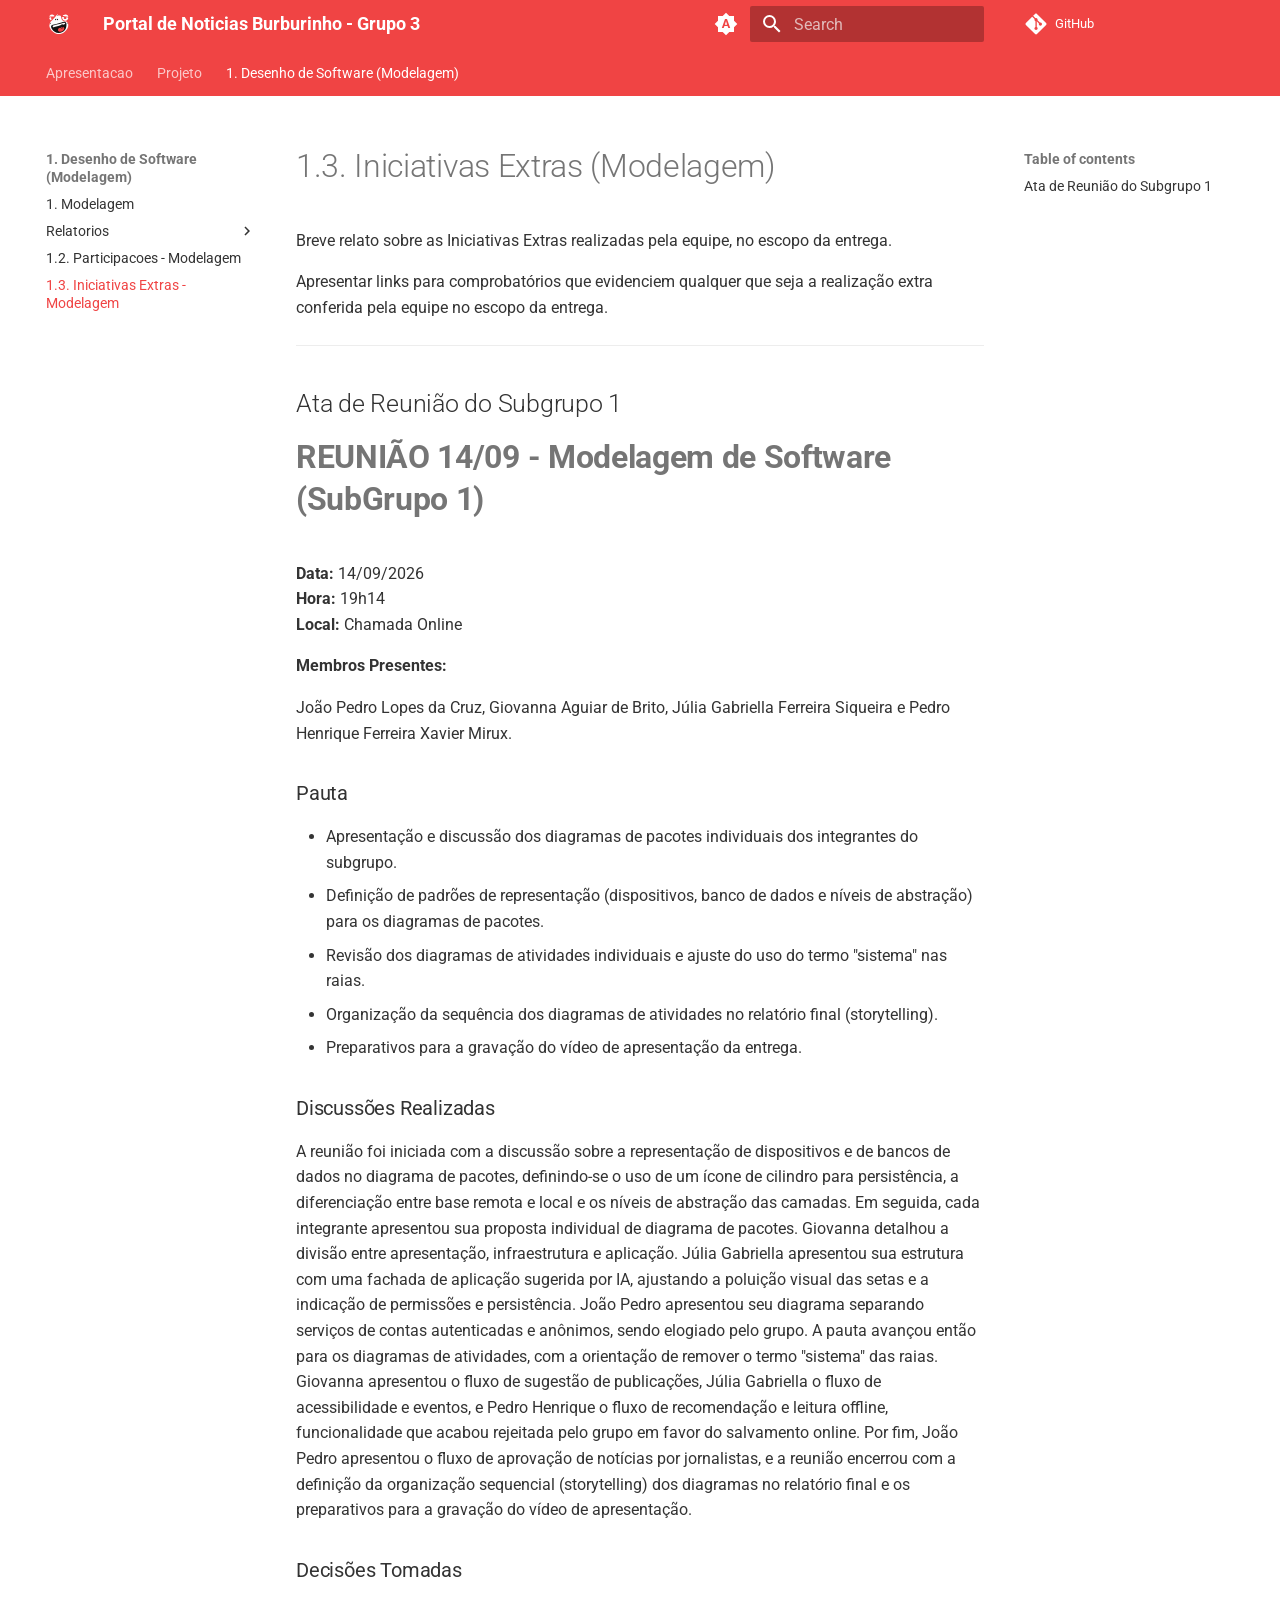
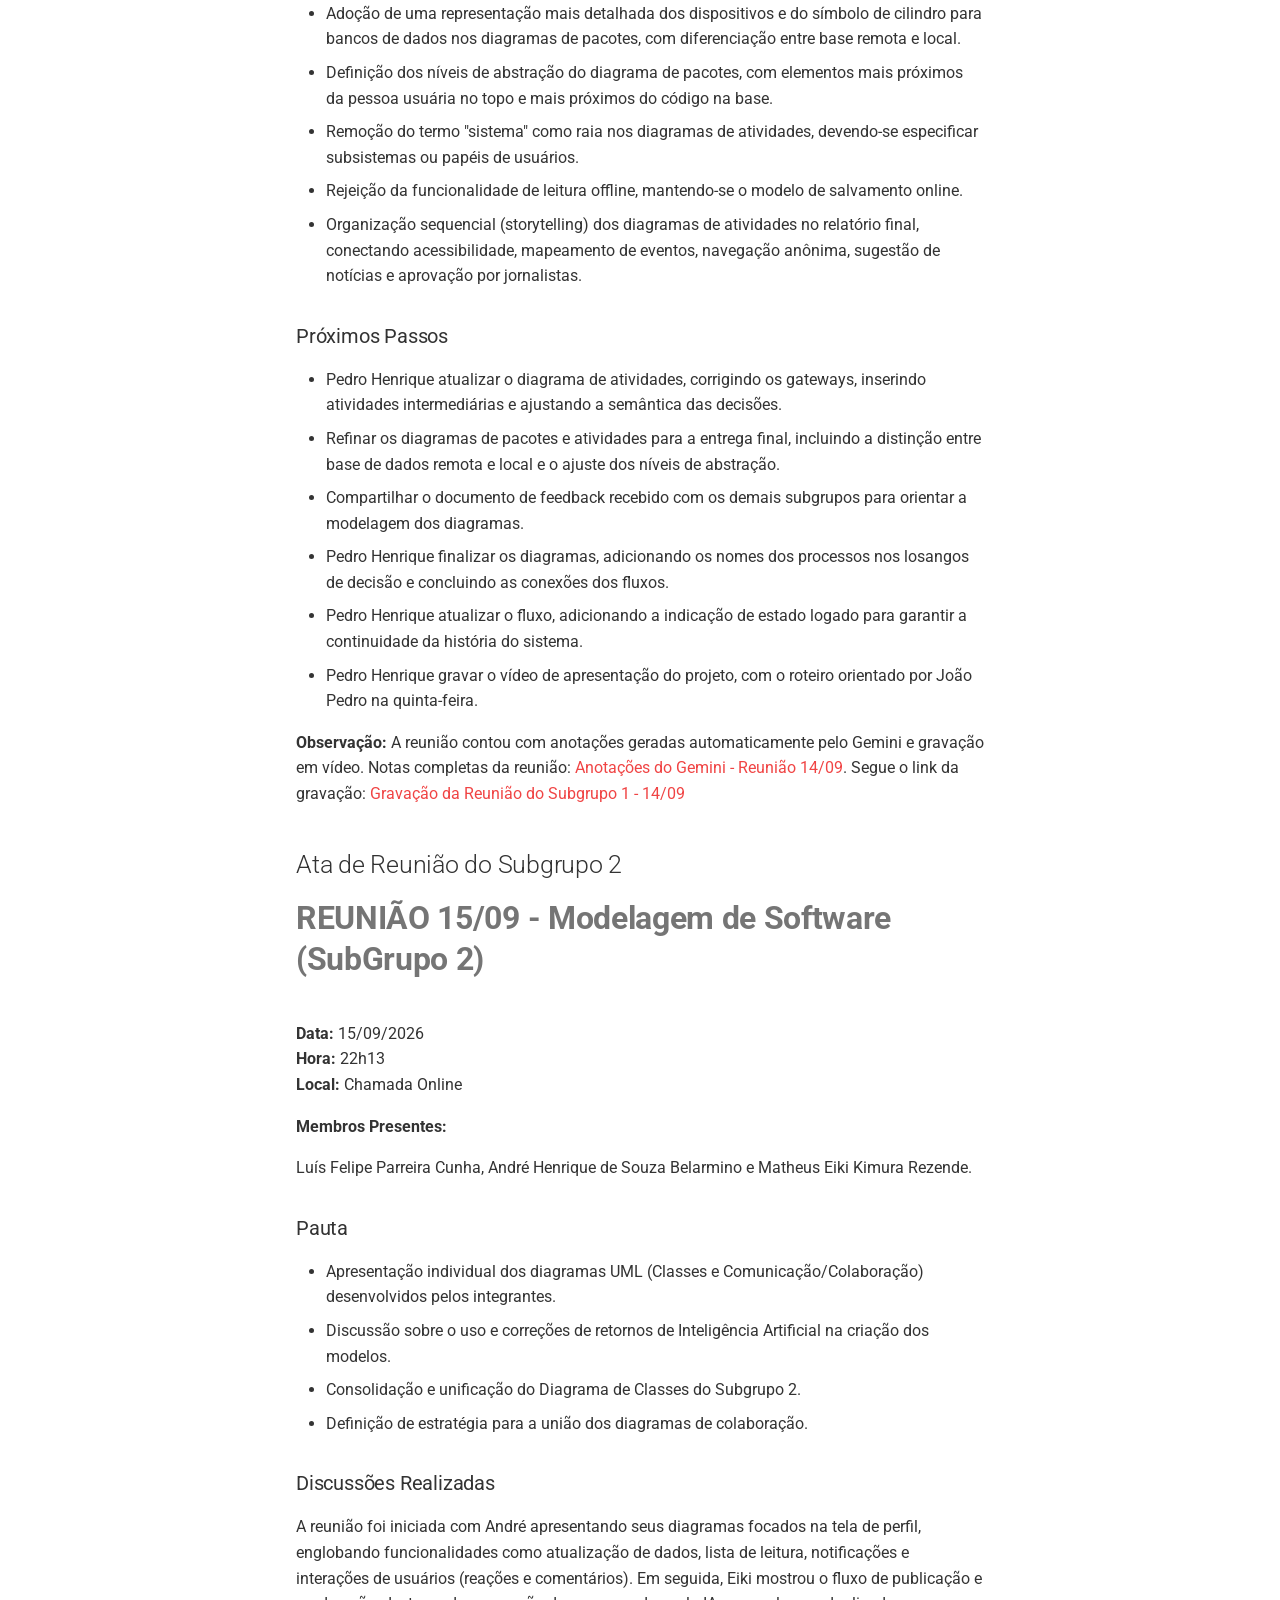
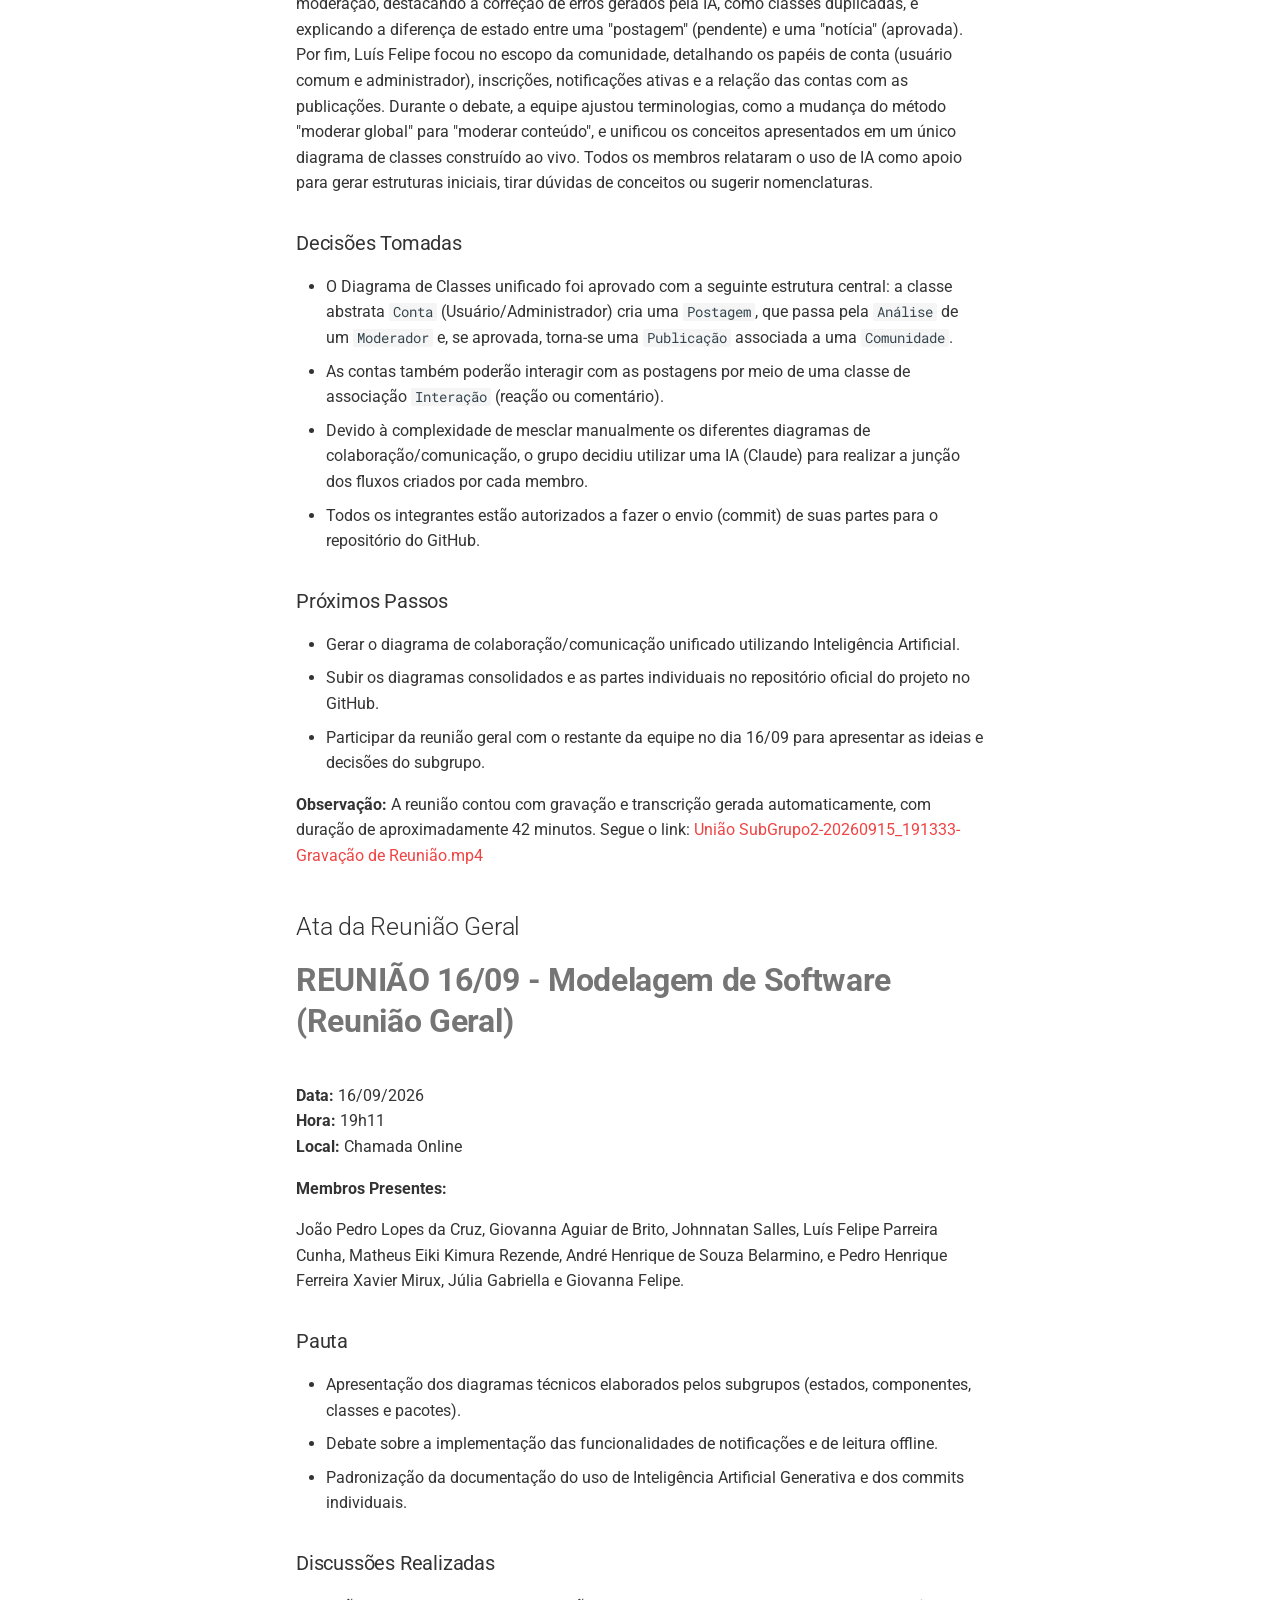
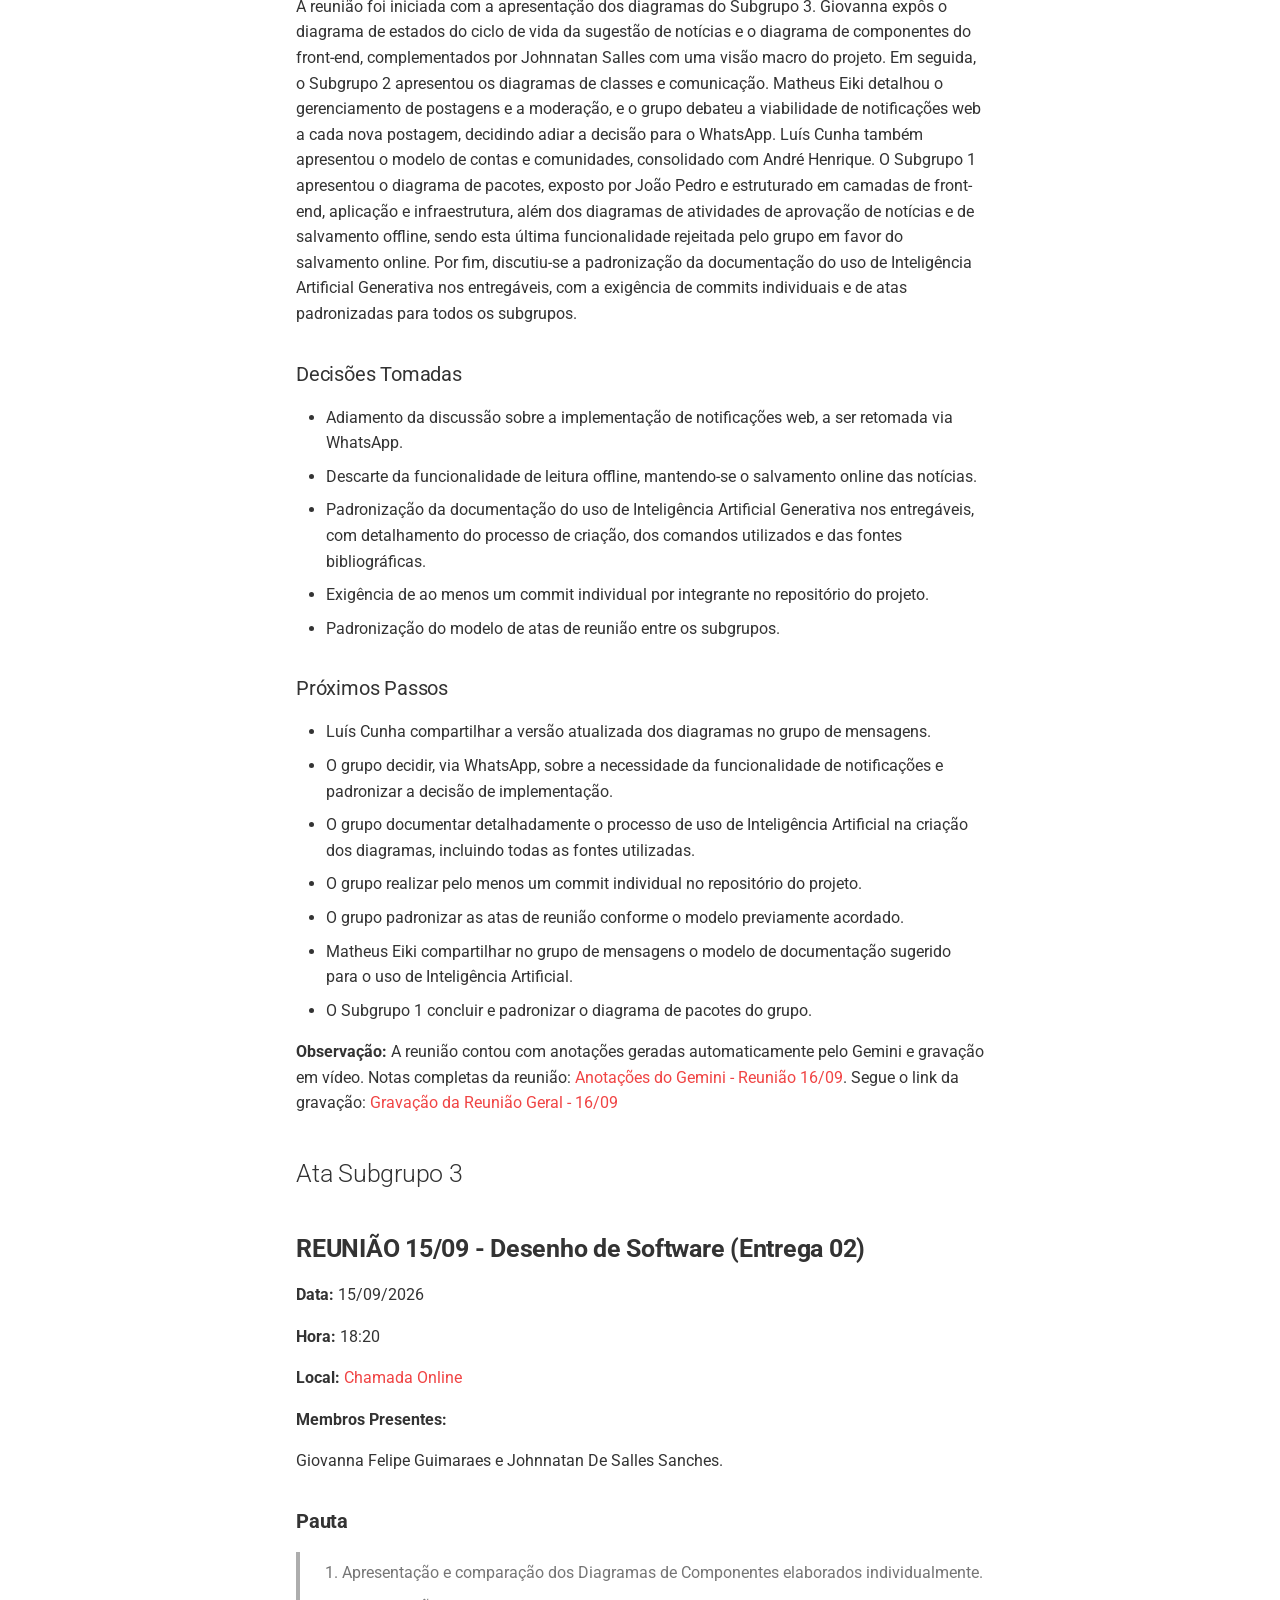
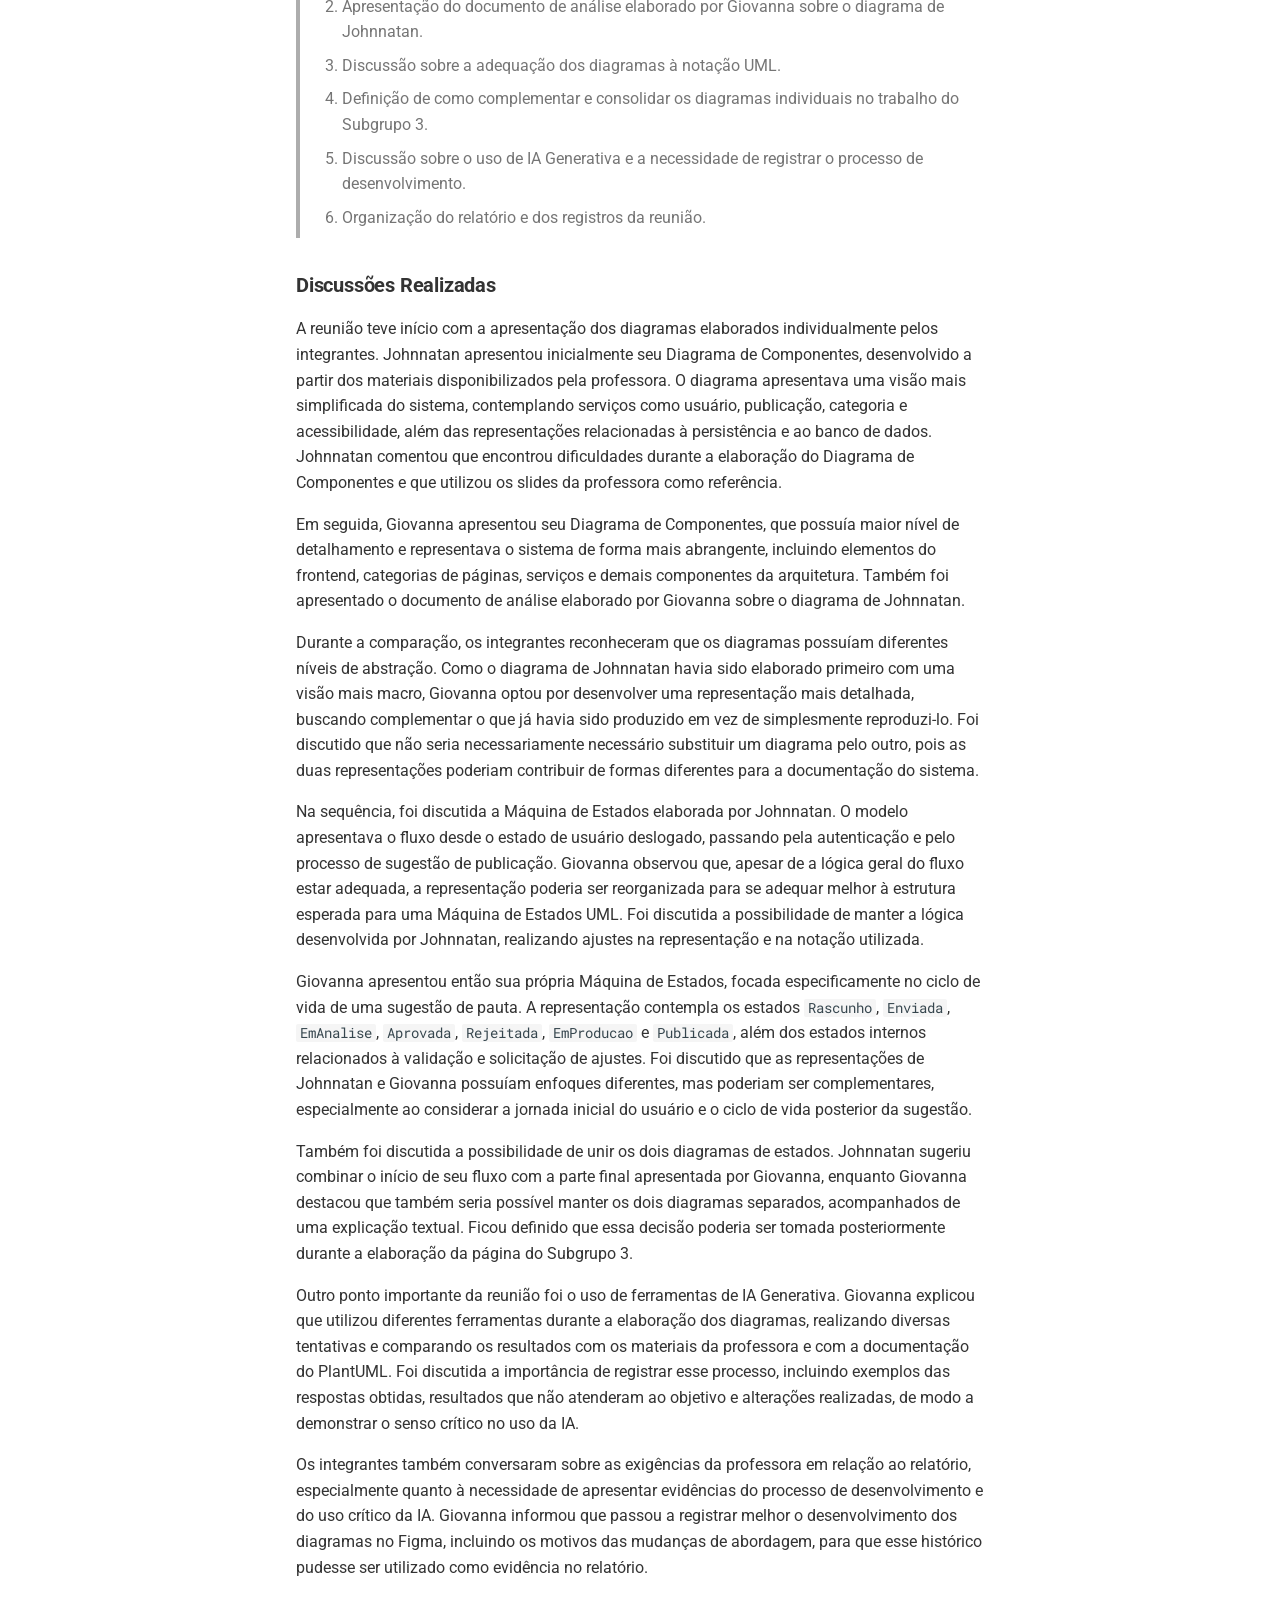
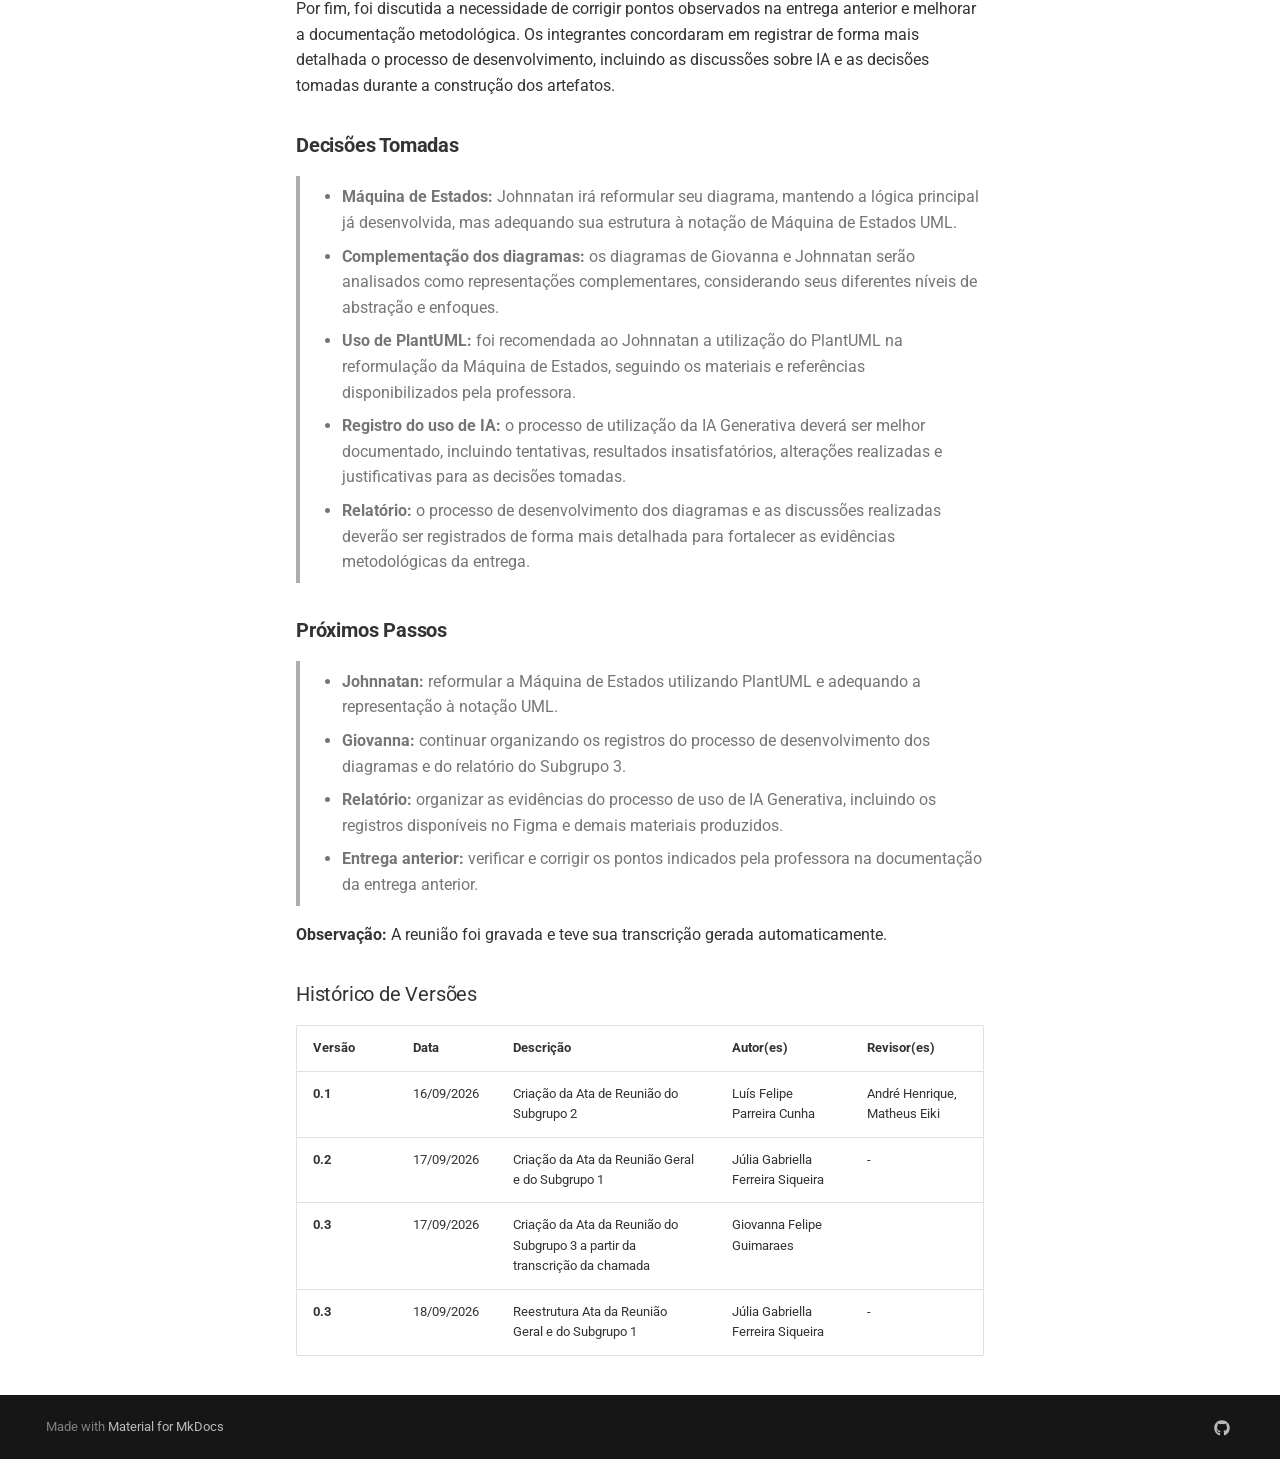
<file: Base/1.3.IniciativasExtras/index.html>
<!doctype html>
<html lang="en" class="no-js">
  <head>
    
      <meta charset="utf-8">
      <meta name="viewport" content="width=device-width,initial-scale=1">
      
      
      
        <link rel="canonical" href="https://unbarqdsw2026-2-turma01.github.io/2026.2-T01-_G3_ProjetoPortalNoticias_Entrega_02/Base/1.3.IniciativasExtras/">
      
      
        <link rel="prev" href="../1.2.ParticipacoesModelagem/">
      
      
      
      <link rel="icon" href="../../assets/images/favicon.png">
      <meta name="generator" content="mkdocs-1.6.1, mkdocs-material-9.6.18">
    
    
      
        <title>1.3. Iniciativas Extras - Modelagem - Portal de Noticias Burburinho - Grupo 3</title>
      
    
    
      <link rel="stylesheet" href="../../assets/stylesheets/main.7e37652d.min.css">
      
        
        <link rel="stylesheet" href="../../assets/stylesheets/palette.06af60db.min.css">
      
      


    
    
      
    
    
      
        
        
        <link rel="preconnect" href="https://fonts.gstatic.com" crossorigin>
        <link rel="stylesheet" href="https://fonts.googleapis.com/css?family=Roboto:300,300i,400,400i,700,700i%7CRoboto+Mono:400,400i,700,700i&display=fallback">
        <style>:root{--md-text-font:"Roboto";--md-code-font:"Roboto Mono"}</style>
      
    
    
      <link rel="stylesheet" href="../../stylesheets/custom.css">
    
    <script>__md_scope=new URL("../..",location),__md_hash=e=>[...e].reduce(((e,_)=>(e<<5)-e+_.charCodeAt(0)),0),__md_get=(e,_=localStorage,t=__md_scope)=>JSON.parse(_.getItem(t.pathname+"."+e)),__md_set=(e,_,t=localStorage,a=__md_scope)=>{try{t.setItem(a.pathname+"."+e,JSON.stringify(_))}catch(e){}}</script>
    
      

    
    
    
  </head>
  
  
    
    
      
    
    
    
    
    <body dir="ltr" data-md-color-scheme="default" data-md-color-primary="indigo" data-md-color-accent="indigo">
  
    
    <input class="md-toggle" data-md-toggle="drawer" type="checkbox" id="__drawer" autocomplete="off">
    <input class="md-toggle" data-md-toggle="search" type="checkbox" id="__search" autocomplete="off">
    <label class="md-overlay" for="__drawer"></label>
    <div data-md-component="skip">
      
        
        <a href="#13-iniciativas-extras-modelagem" class="md-skip">
          Skip to content
        </a>
      
    </div>
    <div data-md-component="announce">
      
    </div>
    
    
      

<header class="md-header" data-md-component="header">
  <nav class="md-header__inner md-grid" aria-label="Header">
    <a href="../.." title="Portal de Noticias Burburinho - Grupo 3" class="md-header__button md-logo" aria-label="Portal de Noticias Burburinho - Grupo 3" data-md-component="logo">
      
  <img src="../../assets/SapoBurburinho.svg" alt="logo">

    </a>
    <label class="md-header__button md-icon" for="__drawer">
      
      <svg xmlns="http://www.w3.org/2000/svg" viewBox="0 0 24 24"><path d="M3 6h18v2H3zm0 5h18v2H3zm0 5h18v2H3z"/></svg>
    </label>
    <div class="md-header__title" data-md-component="header-title">
      <div class="md-header__ellipsis">
        <div class="md-header__topic">
          <span class="md-ellipsis">
            Portal de Noticias Burburinho - Grupo 3
          </span>
        </div>
        <div class="md-header__topic" data-md-component="header-topic">
          <span class="md-ellipsis">
            
              1.3. Iniciativas Extras - Modelagem
            
          </span>
        </div>
      </div>
    </div>
    
      
        <form class="md-header__option" data-md-component="palette">
  
    
    
    
    <input class="md-option" data-md-color-media="(prefers-color-scheme)" data-md-color-scheme="default" data-md-color-primary="indigo" data-md-color-accent="indigo"  aria-label="Usar preferencia do sistema"  type="radio" name="__palette" id="__palette_0">
    
      <label class="md-header__button md-icon" title="Usar preferencia do sistema" for="__palette_1" hidden>
        <svg xmlns="http://www.w3.org/2000/svg" viewBox="0 0 24 24"><path d="m14.3 16-.7-2h-3.2l-.7 2H7.8L11 7h2l3.2 9zM20 8.69V4h-4.69L12 .69 8.69 4H4v4.69L.69 12 4 15.31V20h4.69L12 23.31 15.31 20H20v-4.69L23.31 12zm-9.15 3.96h2.3L12 9z"/></svg>
      </label>
    
  
    
    
    
    <input class="md-option" data-md-color-media="(prefers-color-scheme: light)" data-md-color-scheme="default" data-md-color-primary="custom" data-md-color-accent="custom"  aria-label="Mudar para o modo escuro"  type="radio" name="__palette" id="__palette_1">
    
      <label class="md-header__button md-icon" title="Mudar para o modo escuro" for="__palette_2" hidden>
        <svg xmlns="http://www.w3.org/2000/svg" viewBox="0 0 24 24"><path d="M12 8a4 4 0 0 0-4 4 4 4 0 0 0 4 4 4 4 0 0 0 4-4 4 4 0 0 0-4-4m0 10a6 6 0 0 1-6-6 6 6 0 0 1 6-6 6 6 0 0 1 6 6 6 6 0 0 1-6 6m8-9.31V4h-4.69L12 .69 8.69 4H4v4.69L.69 12 4 15.31V20h4.69L12 23.31 15.31 20H20v-4.69L23.31 12z"/></svg>
      </label>
    
  
    
    
    
    <input class="md-option" data-md-color-media="(prefers-color-scheme: dark)" data-md-color-scheme="slate" data-md-color-primary="custom" data-md-color-accent="custom"  aria-label="Mudar para o modo claro"  type="radio" name="__palette" id="__palette_2">
    
      <label class="md-header__button md-icon" title="Mudar para o modo claro" for="__palette_0" hidden>
        <svg xmlns="http://www.w3.org/2000/svg" viewBox="0 0 24 24"><path d="M12 18c-.89 0-1.74-.2-2.5-.55C11.56 16.5 13 14.42 13 12s-1.44-4.5-3.5-5.45C10.26 6.2 11.11 6 12 6a6 6 0 0 1 6 6 6 6 0 0 1-6 6m8-9.31V4h-4.69L12 .69 8.69 4H4v4.69L.69 12 4 15.31V20h4.69L12 23.31 15.31 20H20v-4.69L23.31 12z"/></svg>
      </label>
    
  
</form>
      
    
    
      <script>var palette=__md_get("__palette");if(palette&&palette.color){if("(prefers-color-scheme)"===palette.color.media){var media=matchMedia("(prefers-color-scheme: light)"),input=document.querySelector(media.matches?"[data-md-color-media='(prefers-color-scheme: light)']":"[data-md-color-media='(prefers-color-scheme: dark)']");palette.color.media=input.getAttribute("data-md-color-media"),palette.color.scheme=input.getAttribute("data-md-color-scheme"),palette.color.primary=input.getAttribute("data-md-color-primary"),palette.color.accent=input.getAttribute("data-md-color-accent")}for(var[key,value]of Object.entries(palette.color))document.body.setAttribute("data-md-color-"+key,value)}</script>
    
    
    
      
      
        <label class="md-header__button md-icon" for="__search">
          
          <svg xmlns="http://www.w3.org/2000/svg" viewBox="0 0 24 24"><path d="M9.5 3A6.5 6.5 0 0 1 16 9.5c0 1.61-.59 3.09-1.56 4.23l.27.27h.79l5 5-1.5 1.5-5-5v-.79l-.27-.27A6.52 6.52 0 0 1 9.5 16 6.5 6.5 0 0 1 3 9.5 6.5 6.5 0 0 1 9.5 3m0 2C7 5 5 7 5 9.5S7 14 9.5 14 14 12 14 9.5 12 5 9.5 5"/></svg>
        </label>
        <div class="md-search" data-md-component="search" role="dialog">
  <label class="md-search__overlay" for="__search"></label>
  <div class="md-search__inner" role="search">
    <form class="md-search__form" name="search">
      <input type="text" class="md-search__input" name="query" aria-label="Search" placeholder="Search" autocapitalize="off" autocorrect="off" autocomplete="off" spellcheck="false" data-md-component="search-query" required>
      <label class="md-search__icon md-icon" for="__search">
        
        <svg xmlns="http://www.w3.org/2000/svg" viewBox="0 0 24 24"><path d="M9.5 3A6.5 6.5 0 0 1 16 9.5c0 1.61-.59 3.09-1.56 4.23l.27.27h.79l5 5-1.5 1.5-5-5v-.79l-.27-.27A6.52 6.52 0 0 1 9.5 16 6.5 6.5 0 0 1 3 9.5 6.5 6.5 0 0 1 9.5 3m0 2C7 5 5 7 5 9.5S7 14 9.5 14 14 12 14 9.5 12 5 9.5 5"/></svg>
        
        <svg xmlns="http://www.w3.org/2000/svg" viewBox="0 0 24 24"><path d="M20 11v2H8l5.5 5.5-1.42 1.42L4.16 12l7.92-7.92L13.5 5.5 8 11z"/></svg>
      </label>
      <nav class="md-search__options" aria-label="Search">
        
        <button type="reset" class="md-search__icon md-icon" title="Clear" aria-label="Clear" tabindex="-1">
          
          <svg xmlns="http://www.w3.org/2000/svg" viewBox="0 0 24 24"><path d="M19 6.41 17.59 5 12 10.59 6.41 5 5 6.41 10.59 12 5 17.59 6.41 19 12 13.41 17.59 19 19 17.59 13.41 12z"/></svg>
        </button>
      </nav>
      
    </form>
    <div class="md-search__output">
      <div class="md-search__scrollwrap" tabindex="0" data-md-scrollfix>
        <div class="md-search-result" data-md-component="search-result">
          <div class="md-search-result__meta">
            Initializing search
          </div>
          <ol class="md-search-result__list" role="presentation"></ol>
        </div>
      </div>
    </div>
  </div>
</div>
      
    
    
      <div class="md-header__source">
        <a href="https://github.com/UnBArqDsw2026-2-Turma01/2026.2-T01-_G3_ProjetoPortalNoticias_Entrega_02" title="Go to repository" class="md-source" data-md-component="source">
  <div class="md-source__icon md-icon">
    
    <svg xmlns="http://www.w3.org/2000/svg" viewBox="0 0 448 512"><!--! Font Awesome Free 7.0.0 by @fontawesome - https://fontawesome.com License - https://fontawesome.com/license/free (Icons: CC BY 4.0, Fonts: SIL OFL 1.1, Code: MIT License) Copyright 2025 Fonticons, Inc.--><path fill="currentColor" d="M439.6 236.1 244 40.5c-5.4-5.5-12.8-8.5-20.4-8.5s-15 3-20.4 8.4L162.5 81l51.5 51.5c27.1-9.1 52.7 16.8 43.4 43.7l49.7 49.7c34.2-11.8 61.2 31 35.5 56.7-26.5 26.5-70.2-2.9-56-37.3L240.3 199v121.9c25.3 12.5 22.3 41.8 9.1 55-6.4 6.4-15.2 10.1-24.3 10.1s-17.8-3.6-24.3-10.1c-17.6-17.6-11.1-46.9 11.2-56v-123c-20.8-8.5-24.6-30.7-18.6-45L142.6 101 8.5 235.1C3 240.6 0 247.9 0 255.5s3 15 8.5 20.4l195.6 195.7c5.4 5.4 12.7 8.4 20.4 8.4s15-3 20.4-8.4l194.7-194.7c5.4-5.4 8.4-12.8 8.4-20.4s-3-15-8.4-20.4"/></svg>
  </div>
  <div class="md-source__repository">
    GitHub
  </div>
</a>
      </div>
    
  </nav>
  
</header>
    
    <div class="md-container" data-md-component="container">
      
      
        
          
            
<nav class="md-tabs" aria-label="Tabs" data-md-component="tabs">
  <div class="md-grid">
    <ul class="md-tabs__list">
      
        
  
  
  
  
    <li class="md-tabs__item">
      <a href="../.." class="md-tabs__link">
        
  
  
    
  
  Apresentacao

      </a>
    </li>
  

      
        
  
  
  
  
    
    
      <li class="md-tabs__item">
        <a href="../../Projeto/Projeto/" class="md-tabs__link">
          
  
  
  Projeto

        </a>
      </li>
    
  

      
        
  
  
  
    
  
  
    
    
      <li class="md-tabs__item md-tabs__item--active">
        <a href="../1.Modelagem/" class="md-tabs__link">
          
  
  
  1. Desenho de Software (Modelagem)

        </a>
      </li>
    
  

      
    </ul>
  </div>
</nav>
          
        
      
      <main class="md-main" data-md-component="main">
        <div class="md-main__inner md-grid">
          
            
              
              <div class="md-sidebar md-sidebar--primary" data-md-component="sidebar" data-md-type="navigation" >
                <div class="md-sidebar__scrollwrap">
                  <div class="md-sidebar__inner">
                    


  


<nav class="md-nav md-nav--primary md-nav--lifted" aria-label="Navigation" data-md-level="0">
  <label class="md-nav__title" for="__drawer">
    <a href="../.." title="Portal de Noticias Burburinho - Grupo 3" class="md-nav__button md-logo" aria-label="Portal de Noticias Burburinho - Grupo 3" data-md-component="logo">
      
  <img src="../../assets/SapoBurburinho.svg" alt="logo">

    </a>
    Portal de Noticias Burburinho - Grupo 3
  </label>
  
    <div class="md-nav__source">
      <a href="https://github.com/UnBArqDsw2026-2-Turma01/2026.2-T01-_G3_ProjetoPortalNoticias_Entrega_02" title="Go to repository" class="md-source" data-md-component="source">
  <div class="md-source__icon md-icon">
    
    <svg xmlns="http://www.w3.org/2000/svg" viewBox="0 0 448 512"><!--! Font Awesome Free 7.0.0 by @fontawesome - https://fontawesome.com License - https://fontawesome.com/license/free (Icons: CC BY 4.0, Fonts: SIL OFL 1.1, Code: MIT License) Copyright 2025 Fonticons, Inc.--><path fill="currentColor" d="M439.6 236.1 244 40.5c-5.4-5.5-12.8-8.5-20.4-8.5s-15 3-20.4 8.4L162.5 81l51.5 51.5c27.1-9.1 52.7 16.8 43.4 43.7l49.7 49.7c34.2-11.8 61.2 31 35.5 56.7-26.5 26.5-70.2-2.9-56-37.3L240.3 199v121.9c25.3 12.5 22.3 41.8 9.1 55-6.4 6.4-15.2 10.1-24.3 10.1s-17.8-3.6-24.3-10.1c-17.6-17.6-11.1-46.9 11.2-56v-123c-20.8-8.5-24.6-30.7-18.6-45L142.6 101 8.5 235.1C3 240.6 0 247.9 0 255.5s3 15 8.5 20.4l195.6 195.7c5.4 5.4 12.7 8.4 20.4 8.4s15-3 20.4-8.4l194.7-194.7c5.4-5.4 8.4-12.8 8.4-20.4s-3-15-8.4-20.4"/></svg>
  </div>
  <div class="md-source__repository">
    GitHub
  </div>
</a>
    </div>
  
  <ul class="md-nav__list" data-md-scrollfix>
    
      
      
  
  
  
  
    <li class="md-nav__item">
      <a href="../.." class="md-nav__link">
        
  
  
  <span class="md-ellipsis">
    Apresentacao
    
  </span>
  

      </a>
    </li>
  

    
      
      
  
  
  
  
    
    
    
    
      
      
    
    
    <li class="md-nav__item md-nav__item--nested">
      
        
        
        <input class="md-nav__toggle md-toggle " type="checkbox" id="__nav_2" >
        
          
          <label class="md-nav__link" for="__nav_2" id="__nav_2_label" tabindex="0">
            
  
  
  <span class="md-ellipsis">
    Projeto
    
  </span>
  

            <span class="md-nav__icon md-icon"></span>
          </label>
        
        <nav class="md-nav" data-md-level="1" aria-labelledby="__nav_2_label" aria-expanded="false">
          <label class="md-nav__title" for="__nav_2">
            <span class="md-nav__icon md-icon"></span>
            Projeto
          </label>
          <ul class="md-nav__list" data-md-scrollfix>
            
              
                
  
  
  
  
    <li class="md-nav__item">
      <a href="../../Projeto/Projeto/" class="md-nav__link">
        
  
  
  <span class="md-ellipsis">
    Projeto
    
  </span>
  

      </a>
    </li>
  

              
            
          </ul>
        </nav>
      
    </li>
  

    
      
      
  
  
    
  
  
  
    
    
    
    
      
        
        
      
      
    
    
    <li class="md-nav__item md-nav__item--active md-nav__item--section md-nav__item--nested">
      
        
        
        <input class="md-nav__toggle md-toggle " type="checkbox" id="__nav_3" checked>
        
          
          <label class="md-nav__link" for="__nav_3" id="__nav_3_label" tabindex="">
            
  
  
  <span class="md-ellipsis">
    1. Desenho de Software (Modelagem)
    
  </span>
  

            <span class="md-nav__icon md-icon"></span>
          </label>
        
        <nav class="md-nav" data-md-level="1" aria-labelledby="__nav_3_label" aria-expanded="true">
          <label class="md-nav__title" for="__nav_3">
            <span class="md-nav__icon md-icon"></span>
            1. Desenho de Software (Modelagem)
          </label>
          <ul class="md-nav__list" data-md-scrollfix>
            
              
                
  
  
  
  
    <li class="md-nav__item">
      <a href="../1.Modelagem/" class="md-nav__link">
        
  
  
  <span class="md-ellipsis">
    1. Modelagem
    
  </span>
  

      </a>
    </li>
  

              
            
              
                
  
  
  
  
    
    
    
    
      
      
    
    
    <li class="md-nav__item md-nav__item--nested">
      
        
        
        <input class="md-nav__toggle md-toggle " type="checkbox" id="__nav_3_2" >
        
          
          <label class="md-nav__link" for="__nav_3_2" id="__nav_3_2_label" tabindex="0">
            
  
  
  <span class="md-ellipsis">
    Relatorios
    
  </span>
  

            <span class="md-nav__icon md-icon"></span>
          </label>
        
        <nav class="md-nav" data-md-level="2" aria-labelledby="__nav_3_2_label" aria-expanded="false">
          <label class="md-nav__title" for="__nav_3_2">
            <span class="md-nav__icon md-icon"></span>
            Relatorios
          </label>
          <ul class="md-nav__list" data-md-scrollfix>
            
              
                
  
  
  
  
    
    
    
    
      
      
    
    
    <li class="md-nav__item md-nav__item--nested">
      
        
        
        <input class="md-nav__toggle md-toggle " type="checkbox" id="__nav_3_2_1" >
        
          
          <label class="md-nav__link" for="__nav_3_2_1" id="__nav_3_2_1_label" tabindex="0">
            
  
  
  <span class="md-ellipsis">
    1.1.1. SubEquipe 01
    
  </span>
  

            <span class="md-nav__icon md-icon"></span>
          </label>
        
        <nav class="md-nav" data-md-level="3" aria-labelledby="__nav_3_2_1_label" aria-expanded="false">
          <label class="md-nav__title" for="__nav_3_2_1">
            <span class="md-nav__icon md-icon"></span>
            1.1.1. SubEquipe 01
          </label>
          <ul class="md-nav__list" data-md-scrollfix>
            
              
                
  
  
  
  
    <li class="md-nav__item">
      <a href="../Relat%C3%B3rios/1.1.1.SubEquipe_01/" class="md-nav__link">
        
  
  
  <span class="md-ellipsis">
    1.1.1.1. SubEquipe 01
    
  </span>
  

      </a>
    </li>
  

              
            
              
                
  
  
  
  
    <li class="md-nav__item">
      <a href="../Relat%C3%B3rios/SubEquipe_01_pacotes_IA/pacotesIA/" class="md-nav__link">
        
  
  
  <span class="md-ellipsis">
    1.1.1.2. SubEquipe 01 - Pacotes IA
    
  </span>
  

      </a>
    </li>
  

              
            
          </ul>
        </nav>
      
    </li>
  

              
            
              
                
  
  
  
  
    <li class="md-nav__item">
      <a href="../Relat%C3%B3rios/1.1.2.SubEquipe_02/" class="md-nav__link">
        
  
  
  <span class="md-ellipsis">
    1.1.2. SubEquipe 02
    
  </span>
  

      </a>
    </li>
  

              
            
              
                
  
  
  
  
    <li class="md-nav__item">
      <a href="../Relat%C3%B3rios/1.1.3.SubEquipe_03/" class="md-nav__link">
        
  
  
  <span class="md-ellipsis">
    1.1.3. SubEquipe 03
    
  </span>
  

      </a>
    </li>
  

              
            
          </ul>
        </nav>
      
    </li>
  

              
            
              
                
  
  
  
  
    <li class="md-nav__item">
      <a href="../1.2.ParticipacoesModelagem/" class="md-nav__link">
        
  
  
  <span class="md-ellipsis">
    1.2. Participacoes - Modelagem
    
  </span>
  

      </a>
    </li>
  

              
            
              
                
  
  
    
  
  
  
    <li class="md-nav__item md-nav__item--active">
      
      <input class="md-nav__toggle md-toggle" type="checkbox" id="__toc">
      
      
        
      
      
        <label class="md-nav__link md-nav__link--active" for="__toc">
          
  
  
  <span class="md-ellipsis">
    1.3. Iniciativas Extras - Modelagem
    
  </span>
  

          <span class="md-nav__icon md-icon"></span>
        </label>
      
      <a href="./" class="md-nav__link md-nav__link--active">
        
  
  
  <span class="md-ellipsis">
    1.3. Iniciativas Extras - Modelagem
    
  </span>
  

      </a>
      
        

<nav class="md-nav md-nav--secondary" aria-label="Table of contents">
  
  
  
    
  
  
    <label class="md-nav__title" for="__toc">
      <span class="md-nav__icon md-icon"></span>
      Table of contents
    </label>
    <ul class="md-nav__list" data-md-component="toc" data-md-scrollfix>
      
        <li class="md-nav__item">
  <a href="#ata-de-reuniao-do-subgrupo-1" class="md-nav__link">
    <span class="md-ellipsis">
      Ata de Reunião do Subgrupo 1
    </span>
  </a>
  
</li>
      
    </ul>
  
</nav>
      
    </li>
  

              
            
          </ul>
        </nav>
      
    </li>
  

    
  </ul>
</nav>
                  </div>
                </div>
              </div>
            
            
              
              <div class="md-sidebar md-sidebar--secondary" data-md-component="sidebar" data-md-type="toc" >
                <div class="md-sidebar__scrollwrap">
                  <div class="md-sidebar__inner">
                    

<nav class="md-nav md-nav--secondary" aria-label="Table of contents">
  
  
  
    
  
  
    <label class="md-nav__title" for="__toc">
      <span class="md-nav__icon md-icon"></span>
      Table of contents
    </label>
    <ul class="md-nav__list" data-md-component="toc" data-md-scrollfix>
      
        <li class="md-nav__item">
  <a href="#ata-de-reuniao-do-subgrupo-1" class="md-nav__link">
    <span class="md-ellipsis">
      Ata de Reunião do Subgrupo 1
    </span>
  </a>
  
</li>
      
    </ul>
  
</nav>
                  </div>
                </div>
              </div>
            
          
          
            <div class="md-content" data-md-component="content">
              <article class="md-content__inner md-typeset">
                
                  


  
  


<h1 id="13-iniciativas-extras-modelagem">1.3. Iniciativas Extras (Modelagem)</h1>
<p>Breve relato sobre as Iniciativas Extras realizadas pela equipe, no escopo da entrega.</p>
<p>Apresentar links para comprobatórios que evidenciem qualquer que seja a realização extra conferida pela equipe no escopo da entrega.</p>
<hr />
<h2 id="ata-de-reuniao-do-subgrupo-1">Ata de Reunião do Subgrupo 1</h2>
<h1 id="reuniao-1409-modelagem-de-software-subgrupo-1"><strong>REUNIÃO 14/09 - Modelagem de Software (SubGrupo 1)</strong></h1>
<p><strong>Data:</strong> 14/09/2026<br>
<strong>Hora:</strong> 19h14<br>
<strong>Local:</strong> Chamada Online</p>
<p><strong>Membros Presentes:</strong></p>
<p>João Pedro Lopes da Cruz, Giovanna Aguiar de Brito, Júlia Gabriella Ferreira Siqueira e Pedro Henrique Ferreira Xavier Mirux.</p>
<h3 id="pauta">Pauta</h3>
<ul>
<li>Apresentação e discussão dos diagramas de pacotes individuais dos integrantes do subgrupo.</li>
<li>Definição de padrões de representação (dispositivos, banco de dados e níveis de abstração) para os diagramas de pacotes.</li>
<li>Revisão dos diagramas de atividades individuais e ajuste do uso do termo "sistema" nas raias.</li>
<li>Organização da sequência dos diagramas de atividades no relatório final (storytelling).</li>
<li>Preparativos para a gravação do vídeo de apresentação da entrega.</li>
</ul>
<h3 id="discussoes-realizadas">Discussões Realizadas</h3>
<p>A reunião foi iniciada com a discussão sobre a representação de dispositivos e de bancos de dados no diagrama de pacotes, definindo-se o uso de um ícone de cilindro para persistência, a diferenciação entre base remota e local e os níveis de abstração das camadas. Em seguida, cada integrante apresentou sua proposta individual de diagrama de pacotes. Giovanna detalhou a divisão entre apresentação, infraestrutura e aplicação. Júlia Gabriella apresentou sua estrutura com uma fachada de aplicação sugerida por IA, ajustando a poluição visual das setas e a indicação de permissões e persistência. João Pedro apresentou seu diagrama separando serviços de contas autenticadas e anônimos, sendo elogiado pelo grupo. A pauta avançou então para os diagramas de atividades, com a orientação de remover o termo "sistema" das raias. Giovanna apresentou o fluxo de sugestão de publicações, Júlia Gabriella o fluxo de acessibilidade e eventos, e Pedro Henrique o fluxo de recomendação e leitura offline, funcionalidade que acabou rejeitada pelo grupo em favor do salvamento online. Por fim, João Pedro apresentou o fluxo de aprovação de notícias por jornalistas, e a reunião encerrou com a definição da organização sequencial (storytelling) dos diagramas no relatório final e os preparativos para a gravação do vídeo de apresentação.</p>
<h3 id="decisoes-tomadas">Decisões Tomadas</h3>
<ul>
<li>Adoção de uma representação mais detalhada dos dispositivos e do símbolo de cilindro para bancos de dados nos diagramas de pacotes, com diferenciação entre base remota e local.</li>
<li>Definição dos níveis de abstração do diagrama de pacotes, com elementos mais próximos da pessoa usuária no topo e mais próximos do código na base.</li>
<li>Remoção do termo "sistema" como raia nos diagramas de atividades, devendo-se especificar subsistemas ou papéis de usuários.</li>
<li>Rejeição da funcionalidade de leitura offline, mantendo-se o modelo de salvamento online.</li>
<li>Organização sequencial (storytelling) dos diagramas de atividades no relatório final, conectando acessibilidade, mapeamento de eventos, navegação anônima, sugestão de notícias e aprovação por jornalistas.</li>
</ul>
<h3 id="proximos-passos">Próximos Passos</h3>
<ul>
<li>Pedro Henrique atualizar o diagrama de atividades, corrigindo os gateways, inserindo atividades intermediárias e ajustando a semântica das decisões.</li>
<li>Refinar os diagramas de pacotes e atividades para a entrega final, incluindo a distinção entre base de dados remota e local e o ajuste dos níveis de abstração.</li>
<li>Compartilhar o documento de feedback recebido com os demais subgrupos para orientar a modelagem dos diagramas.</li>
<li>Pedro Henrique finalizar os diagramas, adicionando os nomes dos processos nos losangos de decisão e concluindo as conexões dos fluxos.</li>
<li>Pedro Henrique atualizar o fluxo, adicionando a indicação de estado logado para garantir a continuidade da história do sistema.</li>
<li>Pedro Henrique gravar o vídeo de apresentação do projeto, com o roteiro orientado por João Pedro na quinta-feira.</li>
</ul>
<p><strong>Observação:</strong> A reunião contou com anotações geradas automaticamente pelo Gemini e gravação em vídeo. Notas completas da reunião: <a href="https://docs.google.com/document/d/135jpB1buuSyFN2ofms9S9i1yuBH2KP8bQzSrhoMejUg/edit?usp=sharing">Anotações do Gemini - Reunião 14/09</a>. Segue o link da gravação: <a href="https://drive.google.com/file/d/1yoe6FjOXVruI-NNDPkKHQXTK8QelO-FP/view?usp=sharing">Gravação da Reunião do Subgrupo 1 - 14/09</a></p>
<h2 id="ata-de-reuniao-do-subgrupo-2">Ata de Reunião do Subgrupo 2</h2>
<h1 id="reuniao-1509-modelagem-de-software-subgrupo-2"><strong>REUNIÃO 15/09 - Modelagem de Software (SubGrupo 2)</strong></h1>
<p><strong>Data:</strong> 15/09/2026<br>
<strong>Hora:</strong> 22h13<br>
<strong>Local:</strong> Chamada Online</p>
<p><strong>Membros Presentes:</strong></p>
<p>Luís Felipe Parreira Cunha, André Henrique de Souza Belarmino e Matheus Eiki Kimura Rezende.</p>
<h3 id="pauta_1">Pauta</h3>
<ul>
<li>Apresentação individual dos diagramas UML (Classes e Comunicação/Colaboração) desenvolvidos pelos integrantes.</li>
<li>Discussão sobre o uso e correções de retornos de Inteligência Artificial na criação dos modelos.</li>
<li>Consolidação e unificação do Diagrama de Classes do Subgrupo 2.</li>
<li>Definição de estratégia para a união dos diagramas de colaboração.</li>
</ul>
<h3 id="discussoes-realizadas_1">Discussões Realizadas</h3>
<p>A reunião foi iniciada com André apresentando seus diagramas focados na tela de perfil, englobando funcionalidades como atualização de dados, lista de leitura, notificações e interações de usuários (reações e comentários). Em seguida, Eiki mostrou o fluxo de publicação e moderação, destacando a correção de erros gerados pela IA, como classes duplicadas, e explicando a diferença de estado entre uma "postagem" (pendente) e uma "notícia" (aprovada). Por fim, Luís Felipe focou no escopo da comunidade, detalhando os papéis de conta (usuário comum e administrador), inscrições, notificações ativas e a relação das contas com as publicações. Durante o debate, a equipe ajustou terminologias, como a mudança do método "moderar global" para "moderar conteúdo", e unificou os conceitos apresentados em um único diagrama de classes construído ao vivo. Todos os membros relataram o uso de IA como apoio para gerar estruturas iniciais, tirar dúvidas de conceitos ou sugerir nomenclaturas.</p>
<h3 id="decisoes-tomadas_1">Decisões Tomadas</h3>
<ul>
<li>O Diagrama de Classes unificado foi aprovado com a seguinte estrutura central: a classe abstrata <code>Conta</code> (Usuário/Administrador) cria uma <code>Postagem</code>, que passa pela <code>Análise</code> de um <code>Moderador</code> e, se aprovada, torna-se uma <code>Publicação</code> associada a uma <code>Comunidade</code>.</li>
<li>As contas também poderão interagir com as postagens por meio de uma classe de associação <code>Interação</code> (reação ou comentário).</li>
<li>Devido à complexidade de mesclar manualmente os diferentes diagramas de colaboração/comunicação, o grupo decidiu utilizar uma IA (Claude) para realizar a junção dos fluxos criados por cada membro.</li>
<li>Todos os integrantes estão autorizados a fazer o envio (commit) de suas partes para o repositório do GitHub.</li>
</ul>
<h3 id="proximos-passos_1">Próximos Passos</h3>
<ul>
<li>Gerar o diagrama de colaboração/comunicação unificado utilizando Inteligência Artificial.</li>
<li>Subir os diagramas consolidados e as partes individuais no repositório oficial do projeto no GitHub.</li>
<li>Participar da reunião geral com o restante da equipe no dia 16/09 para apresentar as ideias e decisões do subgrupo.</li>
</ul>
<p><strong>Observação:</strong> A reunião contou com gravação e transcrição gerada automaticamente, com duração de aproximadamente 42 minutos. Segue o link: <a href="https://unbbr-my.sharepoint.com/:v:/g/personal/241011401_aluno_unb_br/IQCfGN73xpe2QaE9ORUoeLETAbra_njt_HVdMzXtkAYoF0c?e=V9R0ZU">União SubGrupo2-20260915_191333-Gravação de Reunião.mp4</a></p>
<h2 id="ata-da-reuniao-geral">Ata da Reunião Geral</h2>
<h1 id="reuniao-1609-modelagem-de-software-reuniao-geral"><strong>REUNIÃO 16/09 - Modelagem de Software (Reunião Geral)</strong></h1>
<p><strong>Data:</strong> 16/09/2026<br>
<strong>Hora:</strong> 19h11<br>
<strong>Local:</strong> Chamada Online</p>
<p><strong>Membros Presentes:</strong></p>
<p>João Pedro Lopes da Cruz, Giovanna Aguiar de Brito, Johnnatan Salles, Luís Felipe Parreira Cunha, Matheus Eiki Kimura Rezende, André Henrique de Souza Belarmino, e Pedro Henrique Ferreira Xavier Mirux, Júlia Gabriella e Giovanna Felipe.</p>
<h3 id="pauta_2">Pauta</h3>
<ul>
<li>Apresentação dos diagramas técnicos elaborados pelos subgrupos (estados, componentes, classes e pacotes).</li>
<li>Debate sobre a implementação das funcionalidades de notificações e de leitura offline.</li>
<li>Padronização da documentação do uso de Inteligência Artificial Generativa e dos commits individuais.</li>
</ul>
<h3 id="discussoes-realizadas_2">Discussões Realizadas</h3>
<p>A reunião foi iniciada com a apresentação dos diagramas do Subgrupo 3. Giovanna expôs o diagrama de estados do ciclo de vida da sugestão de notícias e o diagrama de componentes do front-end, complementados por Johnnatan Salles com uma visão macro do projeto. Em seguida, o Subgrupo 2 apresentou os diagramas de classes e comunicação. Matheus Eiki detalhou o gerenciamento de postagens e a moderação, e o grupo debateu a viabilidade de notificações web a cada nova postagem, decidindo adiar a decisão para o WhatsApp. Luís Cunha também apresentou o modelo de contas e comunidades, consolidado com André Henrique. O Subgrupo 1 apresentou o diagrama de pacotes, exposto por João Pedro e estruturado em camadas de front-end, aplicação e infraestrutura, além dos diagramas de atividades de aprovação de notícias e de salvamento offline, sendo esta última funcionalidade rejeitada pelo grupo em favor do salvamento online. Por fim, discutiu-se a padronização da documentação do uso de Inteligência Artificial Generativa nos entregáveis, com a exigência de commits individuais e de atas padronizadas para todos os subgrupos.</p>
<h3 id="decisoes-tomadas_2">Decisões Tomadas</h3>
<ul>
<li>Adiamento da discussão sobre a implementação de notificações web, a ser retomada via WhatsApp.</li>
<li>Descarte da funcionalidade de leitura offline, mantendo-se o salvamento online das notícias.</li>
<li>Padronização da documentação do uso de Inteligência Artificial Generativa nos entregáveis, com detalhamento do processo de criação, dos comandos utilizados e das fontes bibliográficas.</li>
<li>Exigência de ao menos um commit individual por integrante no repositório do projeto.</li>
<li>Padronização do modelo de atas de reunião entre os subgrupos.</li>
</ul>
<h3 id="proximos-passos_2">Próximos Passos</h3>
<ul>
<li>Luís Cunha compartilhar a versão atualizada dos diagramas no grupo de mensagens.</li>
<li>O grupo decidir, via WhatsApp, sobre a necessidade da funcionalidade de notificações e padronizar a decisão de implementação.</li>
<li>O grupo documentar detalhadamente o processo de uso de Inteligência Artificial na criação dos diagramas, incluindo todas as fontes utilizadas.</li>
<li>O grupo realizar pelo menos um commit individual no repositório do projeto.</li>
<li>O grupo padronizar as atas de reunião conforme o modelo previamente acordado.</li>
<li>Matheus Eiki compartilhar no grupo de mensagens o modelo de documentação sugerido para o uso de Inteligência Artificial.</li>
<li>O Subgrupo 1 concluir e padronizar o diagrama de pacotes do grupo.</li>
</ul>
<p><strong>Observação:</strong> A reunião contou com anotações geradas automaticamente pelo Gemini e gravação em vídeo. Notas completas da reunião: <a href="https://docs.google.com/document/d/1TEXkdZ_4MS98emM8XELbwAGSbYPGZ3-jO0Lnd8Ng74w/edit?usp=sharing">Anotações do Gemini - Reunião 16/09</a>. Segue o link da gravação: <a href="https://drive.google.com/file/d/1qtiQmeXfU_Wuz223aKSE6KPipDlGBZSB/view?usp=sharing">Gravação da Reunião Geral - 16/09</a></p>
<h2 id="ata-subgrupo-3">Ata Subgrupo 3</h2>
<h2 id="reuniao-1509-desenho-de-software-entrega-02"><strong>REUNIÃO 15/09 - Desenho de Software (Entrega 02)</strong></h2>
<p><strong>Data:</strong> 15/09/2026  </p>
<p><strong>Hora:</strong> 18:20  </p>
<p><strong>Local:</strong> <a href="https://unbbr-my.sharepoint.com/:v:/g/personal/241038998_aluno_unb_br/IQC2bdUQIQgUSJyOqNHW56afAaKDXjW01nQV39JtT24U-Bk">Chamada Online</a></p>
<p><strong>Membros Presentes:</strong>  </p>
<p>Giovanna Felipe Guimaraes e Johnnatan De Salles Sanches.</p>
<h3 id="pauta_3"><strong>Pauta</strong></h3>
<blockquote>
<ol>
<li>
<p>Apresentação e comparação dos Diagramas de Componentes elaborados individualmente.</p>
</li>
<li>
<p>Apresentação do documento de análise elaborado por Giovanna sobre o diagrama de Johnnatan.</p>
</li>
<li>
<p>Discussão sobre a adequação dos diagramas à notação UML.</p>
</li>
<li>
<p>Definição de como complementar e consolidar os diagramas individuais no trabalho do Subgrupo 3.</p>
</li>
<li>
<p>Discussão sobre o uso de IA Generativa e a necessidade de registrar o processo de desenvolvimento.</p>
</li>
<li>
<p>Organização do relatório e dos registros da reunião.</p>
</li>
</ol>
</blockquote>
<h3 id="discussoes-realizadas_3"><strong>Discussões Realizadas</strong></h3>
<p>A reunião teve início com a apresentação dos diagramas elaborados individualmente pelos integrantes. Johnnatan apresentou inicialmente seu Diagrama de Componentes, desenvolvido a partir dos materiais disponibilizados pela professora. O diagrama apresentava uma visão mais simplificada do sistema, contemplando serviços como usuário, publicação, categoria e acessibilidade, além das representações relacionadas à persistência e ao banco de dados. Johnnatan comentou que encontrou dificuldades durante a elaboração do Diagrama de Componentes e que utilizou os slides da professora como referência.</p>
<p>Em seguida, Giovanna apresentou seu Diagrama de Componentes, que possuía maior nível de detalhamento e representava o sistema de forma mais abrangente, incluindo elementos do frontend, categorias de páginas, serviços e demais componentes da arquitetura. Também foi apresentado o documento de análise elaborado por Giovanna sobre o diagrama de Johnnatan.</p>
<p>Durante a comparação, os integrantes reconheceram que os diagramas possuíam diferentes níveis de abstração. Como o diagrama de Johnnatan havia sido elaborado primeiro com uma visão mais macro, Giovanna optou por desenvolver uma representação mais detalhada, buscando complementar o que já havia sido produzido em vez de simplesmente reproduzi-lo. Foi discutido que não seria necessariamente necessário substituir um diagrama pelo outro, pois as duas representações poderiam contribuir de formas diferentes para a documentação do sistema.</p>
<p>Na sequência, foi discutida a Máquina de Estados elaborada por Johnnatan. O modelo apresentava o fluxo desde o estado de usuário deslogado, passando pela autenticação e pelo processo de sugestão de publicação. Giovanna observou que, apesar de a lógica geral do fluxo estar adequada, a representação poderia ser reorganizada para se adequar melhor à estrutura esperada para uma Máquina de Estados UML. Foi discutida a possibilidade de manter a lógica desenvolvida por Johnnatan, realizando ajustes na representação e na notação utilizada.</p>
<p>Giovanna apresentou então sua própria Máquina de Estados, focada especificamente no ciclo de vida de uma sugestão de pauta. A representação contempla os estados <code>Rascunho</code>, <code>Enviada</code>, <code>EmAnalise</code>, <code>Aprovada</code>, <code>Rejeitada</code>, <code>EmProducao</code> e <code>Publicada</code>, além dos estados internos relacionados à validação e solicitação de ajustes. Foi discutido que as representações de Johnnatan e Giovanna possuíam enfoques diferentes, mas poderiam ser complementares, especialmente ao considerar a jornada inicial do usuário e o ciclo de vida posterior da sugestão.</p>
<p>Também foi discutida a possibilidade de unir os dois diagramas de estados. Johnnatan sugeriu combinar o início de seu fluxo com a parte final apresentada por Giovanna, enquanto Giovanna destacou que também seria possível manter os dois diagramas separados, acompanhados de uma explicação textual. Ficou definido que essa decisão poderia ser tomada posteriormente durante a elaboração da página do Subgrupo 3.</p>
<p>Outro ponto importante da reunião foi o uso de ferramentas de IA Generativa. Giovanna explicou que utilizou diferentes ferramentas durante a elaboração dos diagramas, realizando diversas tentativas e comparando os resultados com os materiais da professora e com a documentação do PlantUML. Foi discutida a importância de registrar esse processo, incluindo exemplos das respostas obtidas, resultados que não atenderam ao objetivo e alterações realizadas, de modo a demonstrar o senso crítico no uso da IA.</p>
<p>Os integrantes também conversaram sobre as exigências da professora em relação ao relatório, especialmente quanto à necessidade de apresentar evidências do processo de desenvolvimento e do uso crítico da IA. Giovanna informou que passou a registrar melhor o desenvolvimento dos diagramas no Figma, incluindo os motivos das mudanças de abordagem, para que esse histórico pudesse ser utilizado como evidência no relatório.</p>
<p>Por fim, foi discutida a necessidade de corrigir pontos observados na entrega anterior e melhorar a documentação metodológica. Os integrantes concordaram em registrar de forma mais detalhada o processo de desenvolvimento, incluindo as discussões sobre IA e as decisões tomadas durante a construção dos artefatos.</p>
<h3 id="decisoes-tomadas_3"><strong>Decisões Tomadas</strong></h3>
<blockquote>
<ul>
<li>
<p><strong>Máquina de Estados:</strong> Johnnatan irá reformular seu diagrama, mantendo a lógica principal já desenvolvida, mas adequando sua estrutura à notação de Máquina de Estados UML.</p>
</li>
<li>
<p><strong>Complementação dos diagramas:</strong> os diagramas de Giovanna e Johnnatan serão analisados como representações complementares, considerando seus diferentes níveis de abstração e enfoques.</p>
</li>
<li>
<p><strong>Uso de PlantUML:</strong> foi recomendada ao Johnnatan a utilização do PlantUML na reformulação da Máquina de Estados, seguindo os materiais e referências disponibilizados pela professora.</p>
</li>
<li>
<p><strong>Registro do uso de IA:</strong> o processo de utilização da IA Generativa deverá ser melhor documentado, incluindo tentativas, resultados insatisfatórios, alterações realizadas e justificativas para as decisões tomadas.</p>
</li>
<li>
<p><strong>Relatório:</strong> o processo de desenvolvimento dos diagramas e as discussões realizadas deverão ser registrados de forma mais detalhada para fortalecer as evidências metodológicas da entrega.</p>
</li>
</ul>
</blockquote>
<h3 id="proximos-passos_3"><strong>Próximos Passos</strong></h3>
<blockquote>
<ul>
<li>
<p><strong>Johnnatan:</strong> reformular a Máquina de Estados utilizando PlantUML e adequando a representação à notação UML.</p>
</li>
<li>
<p><strong>Giovanna:</strong> continuar organizando os registros do processo de desenvolvimento dos diagramas e do relatório do Subgrupo 3.</p>
</li>
<li>
<p><strong>Relatório:</strong> organizar as evidências do processo de uso de IA Generativa, incluindo os registros disponíveis no Figma e demais materiais produzidos.</p>
</li>
<li>
<p><strong>Entrega anterior:</strong> verificar e corrigir os pontos indicados pela professora na documentação da entrega anterior.</p>
</li>
</ul>
</blockquote>
<p><strong>Observação:</strong> A reunião foi gravada e teve sua transcrição gerada automaticamente.</p>
<h3 id="historico-de-versoes">Histórico de Versões</h3>
<table>
<thead>
<tr>
<th style="text-align: left;">Versão</th>
<th style="text-align: left;">Data</th>
<th style="text-align: left;">Descrição</th>
<th style="text-align: left;">Autor(es)</th>
<th style="text-align: left;">Revisor(es)</th>
</tr>
</thead>
<tbody>
<tr>
<td style="text-align: left;"><strong>0.1</strong></td>
<td style="text-align: left;">16/09/2026</td>
<td style="text-align: left;">Criação da Ata de Reunião do Subgrupo 2</td>
<td style="text-align: left;">Luís Felipe Parreira Cunha</td>
<td style="text-align: left;">André Henrique, Matheus Eiki</td>
</tr>
<tr>
<td style="text-align: left;"><strong>0.2</strong></td>
<td style="text-align: left;">17/09/2026</td>
<td style="text-align: left;">Criação da Ata da Reunião Geral e do Subgrupo 1</td>
<td style="text-align: left;">Júlia Gabriella Ferreira Siqueira</td>
<td style="text-align: left;">-</td>
</tr>
<tr>
<td style="text-align: left;"><strong>0.3</strong></td>
<td style="text-align: left;">17/09/2026</td>
<td style="text-align: left;">Criação da Ata da Reunião do Subgrupo 3 a partir da transcrição da chamada</td>
<td style="text-align: left;">Giovanna Felipe Guimaraes</td>
<td style="text-align: left;"></td>
</tr>
<tr>
<td style="text-align: left;"><strong>0.3</strong></td>
<td style="text-align: left;">18/09/2026</td>
<td style="text-align: left;">Reestrutura Ata da Reunião Geral e do Subgrupo 1</td>
<td style="text-align: left;">Júlia Gabriella Ferreira Siqueira</td>
<td style="text-align: left;">-</td>
</tr>
</tbody>
</table>












                
              </article>
            </div>
          
          
<script>var target=document.getElementById(location.hash.slice(1));target&&target.name&&(target.checked=target.name.startsWith("__tabbed_"))</script>
        </div>
        
          <button type="button" class="md-top md-icon" data-md-component="top" hidden>
  
  <svg xmlns="http://www.w3.org/2000/svg" viewBox="0 0 24 24"><path d="M13 20h-2V8l-5.5 5.5-1.42-1.42L12 4.16l7.92 7.92-1.42 1.42L13 8z"/></svg>
  Back to top
</button>
        
      </main>
      
        <footer class="md-footer">
  
  <div class="md-footer-meta md-typeset">
    <div class="md-footer-meta__inner md-grid">
      <div class="md-copyright">
  
  
    Made with
    <a href="https://squidfunk.github.io/mkdocs-material/" target="_blank" rel="noopener">
      Material for MkDocs
    </a>
  
</div>
      
        
<div class="md-social">
  
    
    
    
    
      
      
    
    <a href="https://github.com/UnBArqDsw2026-2-Turma01/2026.2-T01-_G3_ProjetoPortalNoticias_Entrega_02" target="_blank" rel="noopener" title="github.com" class="md-social__link">
      <svg xmlns="http://www.w3.org/2000/svg" viewBox="0 0 512 512"><!--! Font Awesome Free 7.0.0 by @fontawesome - https://fontawesome.com License - https://fontawesome.com/license/free (Icons: CC BY 4.0, Fonts: SIL OFL 1.1, Code: MIT License) Copyright 2025 Fonticons, Inc.--><path fill="currentColor" d="M173.9 397.4c0 2-2.3 3.6-5.2 3.6-3.3.3-5.6-1.3-5.6-3.6 0-2 2.3-3.6 5.2-3.6 3-.3 5.6 1.3 5.6 3.6m-31.1-4.5c-.7 2 1.3 4.3 4.3 4.9 2.6 1 5.6 0 6.2-2s-1.3-4.3-4.3-5.2c-2.6-.7-5.5.3-6.2 2.3m44.2-1.7c-2.9.7-4.9 2.6-4.6 4.9.3 2 2.9 3.3 5.9 2.6 2.9-.7 4.9-2.6 4.6-4.6-.3-1.9-3-3.2-5.9-2.9M252.8 8C114.1 8 8 113.3 8 252c0 110.9 69.8 205.8 169.5 239.2 12.8 2.3 17.3-5.6 17.3-12.1 0-6.2-.3-40.4-.3-61.4 0 0-70 15-84.7-29.8 0 0-11.4-29.1-27.8-36.6 0 0-22.9-15.7 1.6-15.4 0 0 24.9 2 38.6 25.8 21.9 38.6 58.6 27.5 72.9 20.9 2.3-16 8.8-27.1 16-33.7-55.9-6.2-112.3-14.3-112.3-110.5 0-27.5 7.6-41.3 23.6-58.9-2.6-6.5-11.1-33.3 2.6-67.9 20.9-6.5 69 27 69 27 20-5.6 41.5-8.5 62.8-8.5s42.8 2.9 62.8 8.5c0 0 48.1-33.6 69-27 13.7 34.7 5.2 61.4 2.6 67.9 16 17.7 25.8 31.5 25.8 58.9 0 96.5-58.9 104.2-114.8 110.5 9.2 7.9 17 22.9 17 46.4 0 33.7-.3 75.4-.3 83.6 0 6.5 4.6 14.4 17.3 12.1C436.2 457.8 504 362.9 504 252 504 113.3 391.5 8 252.8 8M105.2 352.9c-1.3 1-1 3.3.7 5.2 1.6 1.6 3.9 2.3 5.2 1 1.3-1 1-3.3-.7-5.2-1.6-1.6-3.9-2.3-5.2-1m-10.8-8.1c-.7 1.3.3 2.9 2.3 3.9 1.6 1 3.6.7 4.3-.7.7-1.3-.3-2.9-2.3-3.9-2-.6-3.6-.3-4.3.7m32.4 35.6c-1.6 1.3-1 4.3 1.3 6.2 2.3 2.3 5.2 2.6 6.5 1 1.3-1.3.7-4.3-1.3-6.2-2.2-2.3-5.2-2.6-6.5-1m-11.4-14.7c-1.6 1-1.6 3.6 0 5.9s4.3 3.3 5.6 2.3c1.6-1.3 1.6-3.9 0-6.2-1.4-2.3-4-3.3-5.6-2"/></svg>
    </a>
  
</div>
      
    </div>
  </div>
</footer>
      
    </div>
    <div class="md-dialog" data-md-component="dialog">
      <div class="md-dialog__inner md-typeset"></div>
    </div>
    
      <div class="md-progress" data-md-component="progress" role="progressbar"></div>
    
    
    
      
      <script id="__config" type="application/json">{"base": "../..", "features": ["navigation.tabs", "navigation.top", "navigation.instant", "navigation.instant.progress", "content.code.copy"], "search": "../../assets/javascripts/workers/search.973d3a69.min.js", "tags": null, "translations": {"clipboard.copied": "Copied to clipboard", "clipboard.copy": "Copy to clipboard", "search.result.more.one": "1 more on this page", "search.result.more.other": "# more on this page", "search.result.none": "No matching documents", "search.result.one": "1 matching document", "search.result.other": "# matching documents", "search.result.placeholder": "Type to start searching", "search.result.term.missing": "Missing", "select.version": "Select version"}, "version": null}</script>
    
    
      <script src="../../assets/javascripts/bundle.92b07e13.min.js"></script>
      
        <script src="../../javascripts/diagram-zoom.js"></script>
      
    
  </body>
</html>
</file>
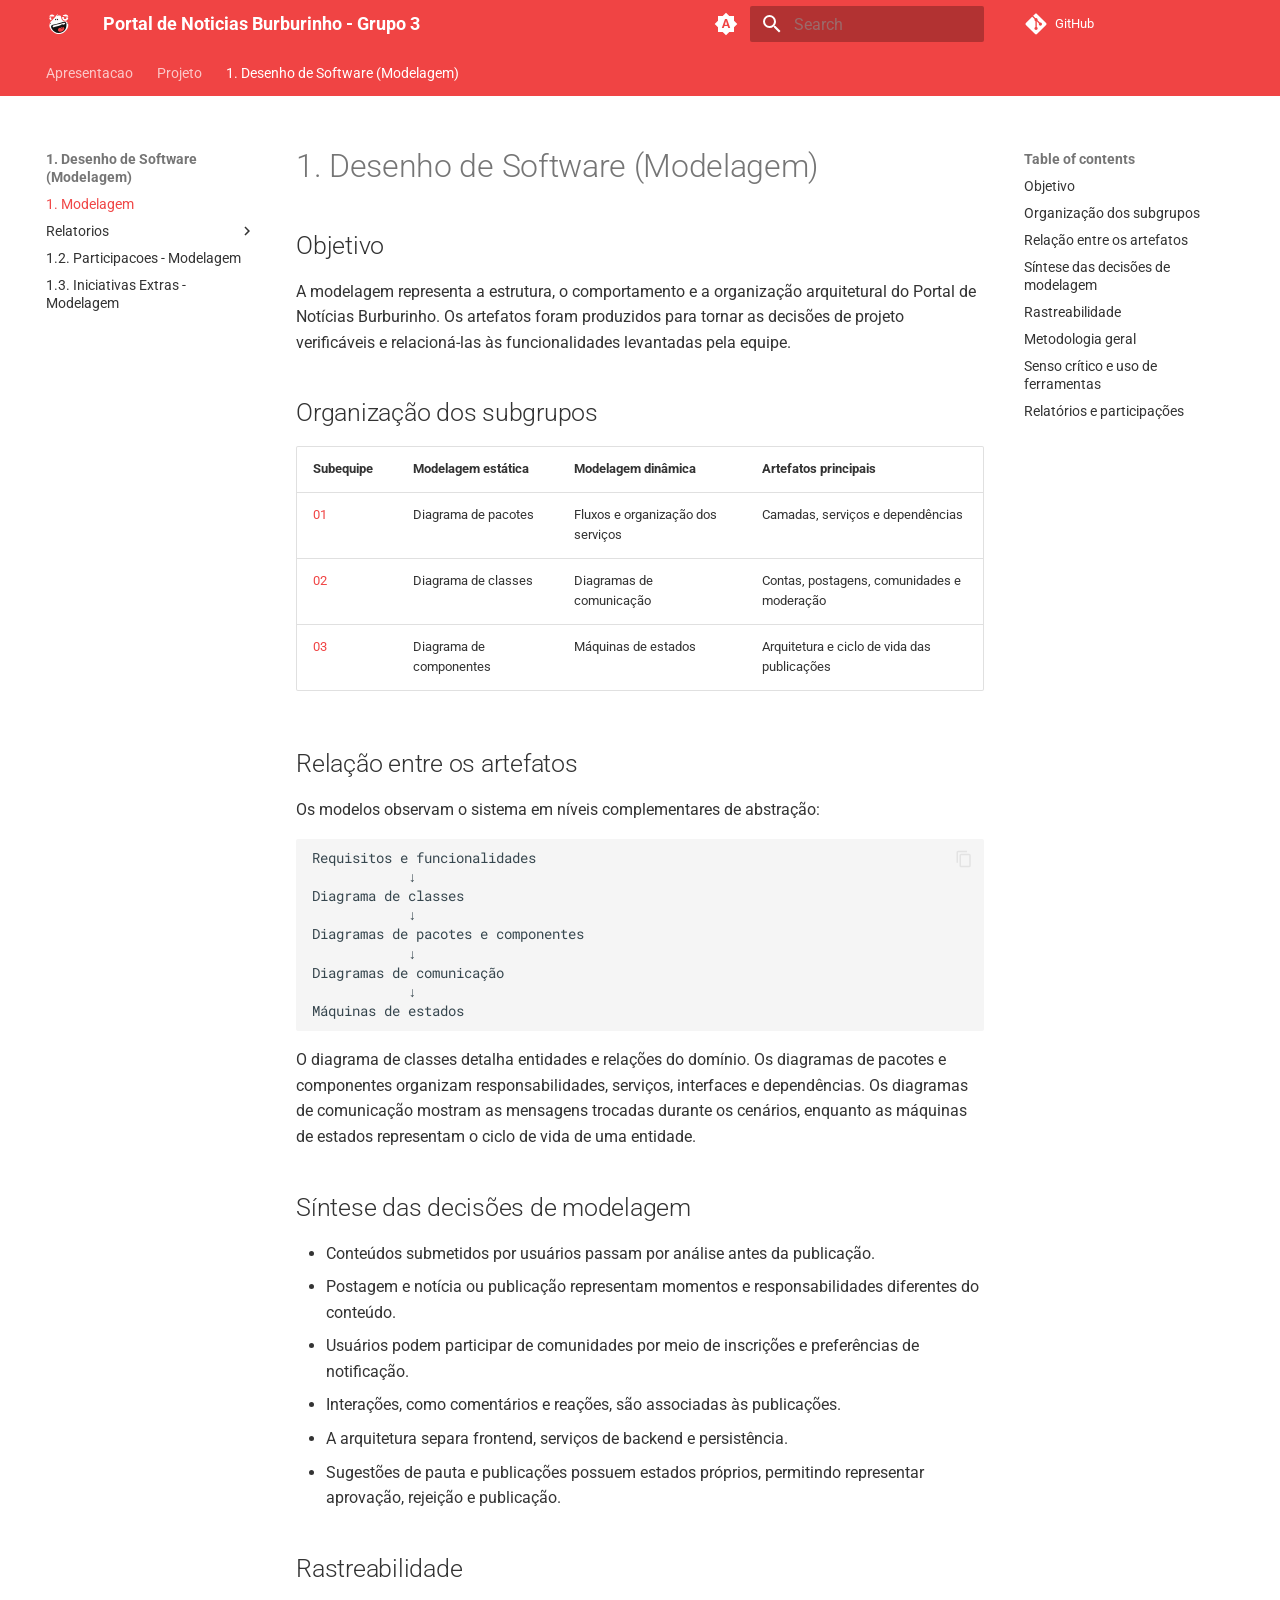
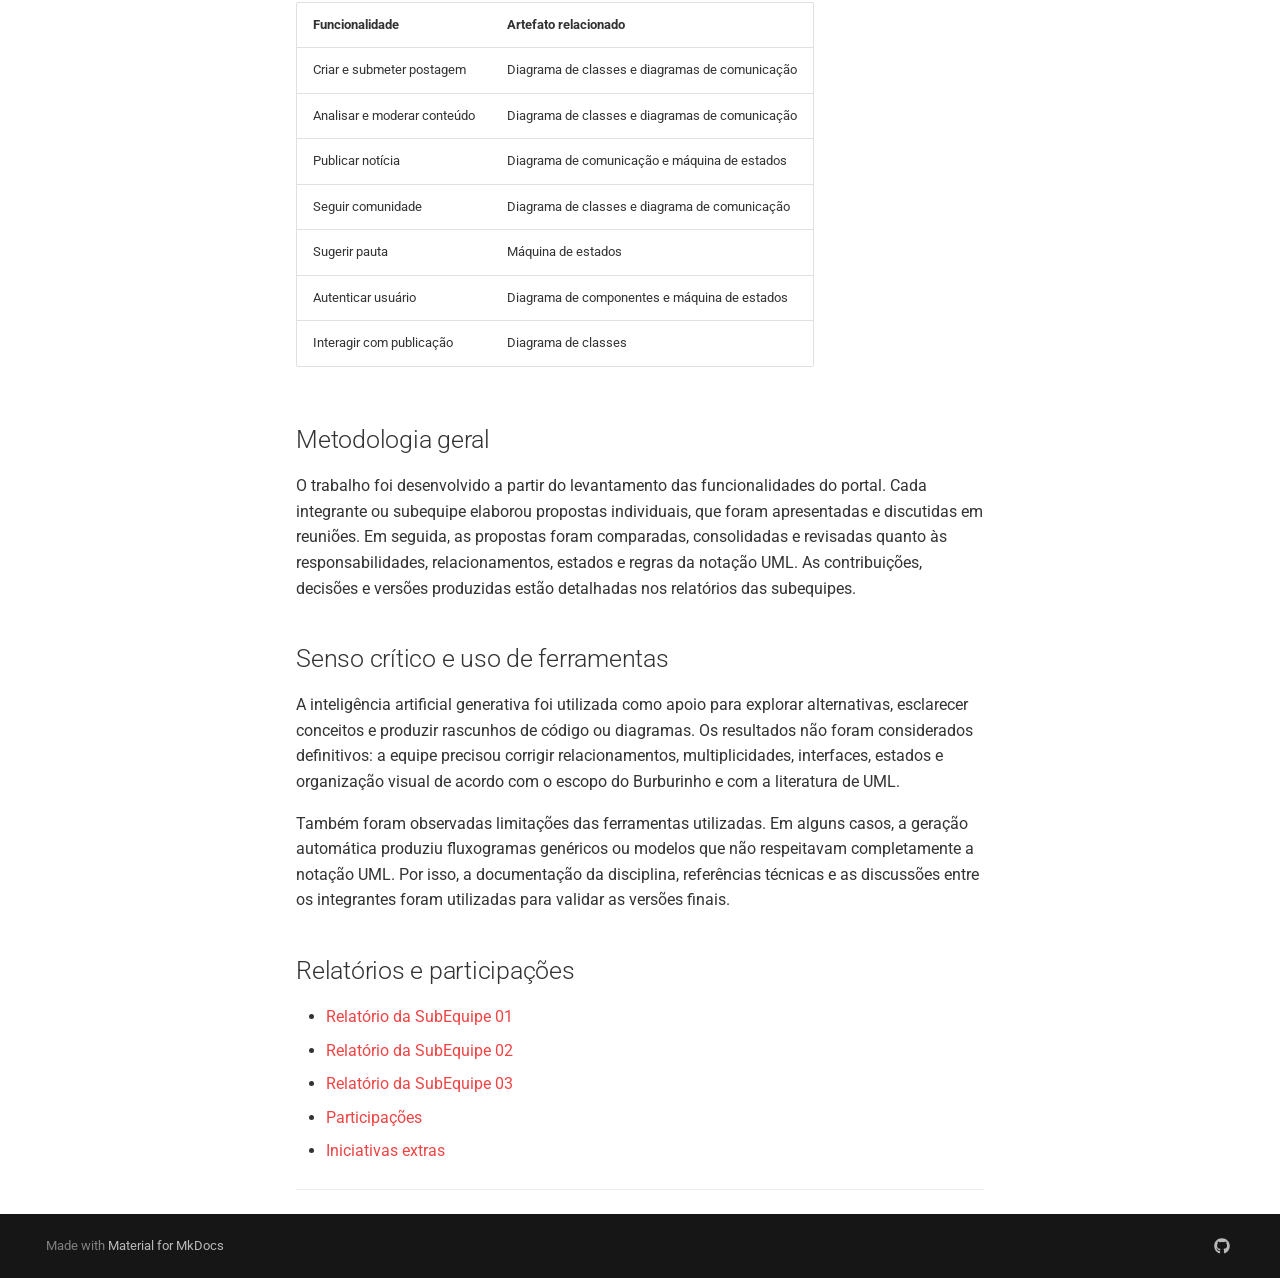
<file: Base/1.Modelagem/index.html>
<!doctype html>
<html lang="en" class="no-js">
  <head>
    
      <meta charset="utf-8">
      <meta name="viewport" content="width=device-width,initial-scale=1">
      
      
      
        <link rel="canonical" href="https://unbarqdsw2026-2-turma01.github.io/2026.2-T01-_G3_ProjetoPortalNoticias_Entrega_02/Base/1.Modelagem/">
      
      
        <link rel="prev" href="../../Projeto/Projeto/">
      
      
        <link rel="next" href="../Relat%C3%B3rios/1.1.1.SubEquipe_01/">
      
      
      <link rel="icon" href="../../assets/images/favicon.png">
      <meta name="generator" content="mkdocs-1.6.1, mkdocs-material-9.6.18">
    
    
      
        <title>1. Modelagem - Portal de Noticias Burburinho - Grupo 3</title>
      
    
    
      <link rel="stylesheet" href="../../assets/stylesheets/main.7e37652d.min.css">
      
        
        <link rel="stylesheet" href="../../assets/stylesheets/palette.06af60db.min.css">
      
      


    
    
      
    
    
      
        
        
        <link rel="preconnect" href="https://fonts.gstatic.com" crossorigin>
        <link rel="stylesheet" href="https://fonts.googleapis.com/css?family=Roboto:300,300i,400,400i,700,700i%7CRoboto+Mono:400,400i,700,700i&display=fallback">
        <style>:root{--md-text-font:"Roboto";--md-code-font:"Roboto Mono"}</style>
      
    
    
      <link rel="stylesheet" href="../../stylesheets/custom.css">
    
    <script>__md_scope=new URL("../..",location),__md_hash=e=>[...e].reduce(((e,_)=>(e<<5)-e+_.charCodeAt(0)),0),__md_get=(e,_=localStorage,t=__md_scope)=>JSON.parse(_.getItem(t.pathname+"."+e)),__md_set=(e,_,t=localStorage,a=__md_scope)=>{try{t.setItem(a.pathname+"."+e,JSON.stringify(_))}catch(e){}}</script>
    
      

    
    
    
  </head>
  
  
    
    
      
    
    
    
    
    <body dir="ltr" data-md-color-scheme="default" data-md-color-primary="indigo" data-md-color-accent="indigo">
  
    
    <input class="md-toggle" data-md-toggle="drawer" type="checkbox" id="__drawer" autocomplete="off">
    <input class="md-toggle" data-md-toggle="search" type="checkbox" id="__search" autocomplete="off">
    <label class="md-overlay" for="__drawer"></label>
    <div data-md-component="skip">
      
        
        <a href="#1-desenho-de-software-modelagem" class="md-skip">
          Skip to content
        </a>
      
    </div>
    <div data-md-component="announce">
      
    </div>
    
    
      

<header class="md-header" data-md-component="header">
  <nav class="md-header__inner md-grid" aria-label="Header">
    <a href="../.." title="Portal de Noticias Burburinho - Grupo 3" class="md-header__button md-logo" aria-label="Portal de Noticias Burburinho - Grupo 3" data-md-component="logo">
      
  <img src="../../assets/SapoBurburinho.svg" alt="logo">

    </a>
    <label class="md-header__button md-icon" for="__drawer">
      
      <svg xmlns="http://www.w3.org/2000/svg" viewBox="0 0 24 24"><path d="M3 6h18v2H3zm0 5h18v2H3zm0 5h18v2H3z"/></svg>
    </label>
    <div class="md-header__title" data-md-component="header-title">
      <div class="md-header__ellipsis">
        <div class="md-header__topic">
          <span class="md-ellipsis">
            Portal de Noticias Burburinho - Grupo 3
          </span>
        </div>
        <div class="md-header__topic" data-md-component="header-topic">
          <span class="md-ellipsis">
            
              1. Modelagem
            
          </span>
        </div>
      </div>
    </div>
    
      
        <form class="md-header__option" data-md-component="palette">
  
    
    
    
    <input class="md-option" data-md-color-media="(prefers-color-scheme)" data-md-color-scheme="default" data-md-color-primary="indigo" data-md-color-accent="indigo"  aria-label="Usar preferencia do sistema"  type="radio" name="__palette" id="__palette_0">
    
      <label class="md-header__button md-icon" title="Usar preferencia do sistema" for="__palette_1" hidden>
        <svg xmlns="http://www.w3.org/2000/svg" viewBox="0 0 24 24"><path d="m14.3 16-.7-2h-3.2l-.7 2H7.8L11 7h2l3.2 9zM20 8.69V4h-4.69L12 .69 8.69 4H4v4.69L.69 12 4 15.31V20h4.69L12 23.31 15.31 20H20v-4.69L23.31 12zm-9.15 3.96h2.3L12 9z"/></svg>
      </label>
    
  
    
    
    
    <input class="md-option" data-md-color-media="(prefers-color-scheme: light)" data-md-color-scheme="default" data-md-color-primary="custom" data-md-color-accent="custom"  aria-label="Mudar para o modo escuro"  type="radio" name="__palette" id="__palette_1">
    
      <label class="md-header__button md-icon" title="Mudar para o modo escuro" for="__palette_2" hidden>
        <svg xmlns="http://www.w3.org/2000/svg" viewBox="0 0 24 24"><path d="M12 8a4 4 0 0 0-4 4 4 4 0 0 0 4 4 4 4 0 0 0 4-4 4 4 0 0 0-4-4m0 10a6 6 0 0 1-6-6 6 6 0 0 1 6-6 6 6 0 0 1 6 6 6 6 0 0 1-6 6m8-9.31V4h-4.69L12 .69 8.69 4H4v4.69L.69 12 4 15.31V20h4.69L12 23.31 15.31 20H20v-4.69L23.31 12z"/></svg>
      </label>
    
  
    
    
    
    <input class="md-option" data-md-color-media="(prefers-color-scheme: dark)" data-md-color-scheme="slate" data-md-color-primary="custom" data-md-color-accent="custom"  aria-label="Mudar para o modo claro"  type="radio" name="__palette" id="__palette_2">
    
      <label class="md-header__button md-icon" title="Mudar para o modo claro" for="__palette_0" hidden>
        <svg xmlns="http://www.w3.org/2000/svg" viewBox="0 0 24 24"><path d="M12 18c-.89 0-1.74-.2-2.5-.55C11.56 16.5 13 14.42 13 12s-1.44-4.5-3.5-5.45C10.26 6.2 11.11 6 12 6a6 6 0 0 1 6 6 6 6 0 0 1-6 6m8-9.31V4h-4.69L12 .69 8.69 4H4v4.69L.69 12 4 15.31V20h4.69L12 23.31 15.31 20H20v-4.69L23.31 12z"/></svg>
      </label>
    
  
</form>
      
    
    
      <script>var palette=__md_get("__palette");if(palette&&palette.color){if("(prefers-color-scheme)"===palette.color.media){var media=matchMedia("(prefers-color-scheme: light)"),input=document.querySelector(media.matches?"[data-md-color-media='(prefers-color-scheme: light)']":"[data-md-color-media='(prefers-color-scheme: dark)']");palette.color.media=input.getAttribute("data-md-color-media"),palette.color.scheme=input.getAttribute("data-md-color-scheme"),palette.color.primary=input.getAttribute("data-md-color-primary"),palette.color.accent=input.getAttribute("data-md-color-accent")}for(var[key,value]of Object.entries(palette.color))document.body.setAttribute("data-md-color-"+key,value)}</script>
    
    
    
      
      
        <label class="md-header__button md-icon" for="__search">
          
          <svg xmlns="http://www.w3.org/2000/svg" viewBox="0 0 24 24"><path d="M9.5 3A6.5 6.5 0 0 1 16 9.5c0 1.61-.59 3.09-1.56 4.23l.27.27h.79l5 5-1.5 1.5-5-5v-.79l-.27-.27A6.52 6.52 0 0 1 9.5 16 6.5 6.5 0 0 1 3 9.5 6.5 6.5 0 0 1 9.5 3m0 2C7 5 5 7 5 9.5S7 14 9.5 14 14 12 14 9.5 12 5 9.5 5"/></svg>
        </label>
        <div class="md-search" data-md-component="search" role="dialog">
  <label class="md-search__overlay" for="__search"></label>
  <div class="md-search__inner" role="search">
    <form class="md-search__form" name="search">
      <input type="text" class="md-search__input" name="query" aria-label="Search" placeholder="Search" autocapitalize="off" autocorrect="off" autocomplete="off" spellcheck="false" data-md-component="search-query" required>
      <label class="md-search__icon md-icon" for="__search">
        
        <svg xmlns="http://www.w3.org/2000/svg" viewBox="0 0 24 24"><path d="M9.5 3A6.5 6.5 0 0 1 16 9.5c0 1.61-.59 3.09-1.56 4.23l.27.27h.79l5 5-1.5 1.5-5-5v-.79l-.27-.27A6.52 6.52 0 0 1 9.5 16 6.5 6.5 0 0 1 3 9.5 6.5 6.5 0 0 1 9.5 3m0 2C7 5 5 7 5 9.5S7 14 9.5 14 14 12 14 9.5 12 5 9.5 5"/></svg>
        
        <svg xmlns="http://www.w3.org/2000/svg" viewBox="0 0 24 24"><path d="M20 11v2H8l5.5 5.5-1.42 1.42L4.16 12l7.92-7.92L13.5 5.5 8 11z"/></svg>
      </label>
      <nav class="md-search__options" aria-label="Search">
        
        <button type="reset" class="md-search__icon md-icon" title="Clear" aria-label="Clear" tabindex="-1">
          
          <svg xmlns="http://www.w3.org/2000/svg" viewBox="0 0 24 24"><path d="M19 6.41 17.59 5 12 10.59 6.41 5 5 6.41 10.59 12 5 17.59 6.41 19 12 13.41 17.59 19 19 17.59 13.41 12z"/></svg>
        </button>
      </nav>
      
    </form>
    <div class="md-search__output">
      <div class="md-search__scrollwrap" tabindex="0" data-md-scrollfix>
        <div class="md-search-result" data-md-component="search-result">
          <div class="md-search-result__meta">
            Initializing search
          </div>
          <ol class="md-search-result__list" role="presentation"></ol>
        </div>
      </div>
    </div>
  </div>
</div>
      
    
    
      <div class="md-header__source">
        <a href="https://github.com/UnBArqDsw2026-2-Turma01/2026.2-T01-_G3_ProjetoPortalNoticias_Entrega_02" title="Go to repository" class="md-source" data-md-component="source">
  <div class="md-source__icon md-icon">
    
    <svg xmlns="http://www.w3.org/2000/svg" viewBox="0 0 448 512"><!--! Font Awesome Free 7.0.0 by @fontawesome - https://fontawesome.com License - https://fontawesome.com/license/free (Icons: CC BY 4.0, Fonts: SIL OFL 1.1, Code: MIT License) Copyright 2025 Fonticons, Inc.--><path fill="currentColor" d="M439.6 236.1 244 40.5c-5.4-5.5-12.8-8.5-20.4-8.5s-15 3-20.4 8.4L162.5 81l51.5 51.5c27.1-9.1 52.7 16.8 43.4 43.7l49.7 49.7c34.2-11.8 61.2 31 35.5 56.7-26.5 26.5-70.2-2.9-56-37.3L240.3 199v121.9c25.3 12.5 22.3 41.8 9.1 55-6.4 6.4-15.2 10.1-24.3 10.1s-17.8-3.6-24.3-10.1c-17.6-17.6-11.1-46.9 11.2-56v-123c-20.8-8.5-24.6-30.7-18.6-45L142.6 101 8.5 235.1C3 240.6 0 247.9 0 255.5s3 15 8.5 20.4l195.6 195.7c5.4 5.4 12.7 8.4 20.4 8.4s15-3 20.4-8.4l194.7-194.7c5.4-5.4 8.4-12.8 8.4-20.4s-3-15-8.4-20.4"/></svg>
  </div>
  <div class="md-source__repository">
    GitHub
  </div>
</a>
      </div>
    
  </nav>
  
</header>
    
    <div class="md-container" data-md-component="container">
      
      
        
          
            
<nav class="md-tabs" aria-label="Tabs" data-md-component="tabs">
  <div class="md-grid">
    <ul class="md-tabs__list">
      
        
  
  
  
  
    <li class="md-tabs__item">
      <a href="../.." class="md-tabs__link">
        
  
  
    
  
  Apresentacao

      </a>
    </li>
  

      
        
  
  
  
  
    
    
      <li class="md-tabs__item">
        <a href="../../Projeto/Projeto/" class="md-tabs__link">
          
  
  
  Projeto

        </a>
      </li>
    
  

      
        
  
  
  
    
  
  
    
    
      <li class="md-tabs__item md-tabs__item--active">
        <a href="./" class="md-tabs__link">
          
  
  
  1. Desenho de Software (Modelagem)

        </a>
      </li>
    
  

      
    </ul>
  </div>
</nav>
          
        
      
      <main class="md-main" data-md-component="main">
        <div class="md-main__inner md-grid">
          
            
              
              <div class="md-sidebar md-sidebar--primary" data-md-component="sidebar" data-md-type="navigation" >
                <div class="md-sidebar__scrollwrap">
                  <div class="md-sidebar__inner">
                    


  


<nav class="md-nav md-nav--primary md-nav--lifted" aria-label="Navigation" data-md-level="0">
  <label class="md-nav__title" for="__drawer">
    <a href="../.." title="Portal de Noticias Burburinho - Grupo 3" class="md-nav__button md-logo" aria-label="Portal de Noticias Burburinho - Grupo 3" data-md-component="logo">
      
  <img src="../../assets/SapoBurburinho.svg" alt="logo">

    </a>
    Portal de Noticias Burburinho - Grupo 3
  </label>
  
    <div class="md-nav__source">
      <a href="https://github.com/UnBArqDsw2026-2-Turma01/2026.2-T01-_G3_ProjetoPortalNoticias_Entrega_02" title="Go to repository" class="md-source" data-md-component="source">
  <div class="md-source__icon md-icon">
    
    <svg xmlns="http://www.w3.org/2000/svg" viewBox="0 0 448 512"><!--! Font Awesome Free 7.0.0 by @fontawesome - https://fontawesome.com License - https://fontawesome.com/license/free (Icons: CC BY 4.0, Fonts: SIL OFL 1.1, Code: MIT License) Copyright 2025 Fonticons, Inc.--><path fill="currentColor" d="M439.6 236.1 244 40.5c-5.4-5.5-12.8-8.5-20.4-8.5s-15 3-20.4 8.4L162.5 81l51.5 51.5c27.1-9.1 52.7 16.8 43.4 43.7l49.7 49.7c34.2-11.8 61.2 31 35.5 56.7-26.5 26.5-70.2-2.9-56-37.3L240.3 199v121.9c25.3 12.5 22.3 41.8 9.1 55-6.4 6.4-15.2 10.1-24.3 10.1s-17.8-3.6-24.3-10.1c-17.6-17.6-11.1-46.9 11.2-56v-123c-20.8-8.5-24.6-30.7-18.6-45L142.6 101 8.5 235.1C3 240.6 0 247.9 0 255.5s3 15 8.5 20.4l195.6 195.7c5.4 5.4 12.7 8.4 20.4 8.4s15-3 20.4-8.4l194.7-194.7c5.4-5.4 8.4-12.8 8.4-20.4s-3-15-8.4-20.4"/></svg>
  </div>
  <div class="md-source__repository">
    GitHub
  </div>
</a>
    </div>
  
  <ul class="md-nav__list" data-md-scrollfix>
    
      
      
  
  
  
  
    <li class="md-nav__item">
      <a href="../.." class="md-nav__link">
        
  
  
  <span class="md-ellipsis">
    Apresentacao
    
  </span>
  

      </a>
    </li>
  

    
      
      
  
  
  
  
    
    
    
    
      
      
    
    
    <li class="md-nav__item md-nav__item--nested">
      
        
        
        <input class="md-nav__toggle md-toggle " type="checkbox" id="__nav_2" >
        
          
          <label class="md-nav__link" for="__nav_2" id="__nav_2_label" tabindex="0">
            
  
  
  <span class="md-ellipsis">
    Projeto
    
  </span>
  

            <span class="md-nav__icon md-icon"></span>
          </label>
        
        <nav class="md-nav" data-md-level="1" aria-labelledby="__nav_2_label" aria-expanded="false">
          <label class="md-nav__title" for="__nav_2">
            <span class="md-nav__icon md-icon"></span>
            Projeto
          </label>
          <ul class="md-nav__list" data-md-scrollfix>
            
              
                
  
  
  
  
    <li class="md-nav__item">
      <a href="../../Projeto/Projeto/" class="md-nav__link">
        
  
  
  <span class="md-ellipsis">
    Projeto
    
  </span>
  

      </a>
    </li>
  

              
            
          </ul>
        </nav>
      
    </li>
  

    
      
      
  
  
    
  
  
  
    
    
    
    
      
        
        
      
      
    
    
    <li class="md-nav__item md-nav__item--active md-nav__item--section md-nav__item--nested">
      
        
        
        <input class="md-nav__toggle md-toggle " type="checkbox" id="__nav_3" checked>
        
          
          <label class="md-nav__link" for="__nav_3" id="__nav_3_label" tabindex="">
            
  
  
  <span class="md-ellipsis">
    1. Desenho de Software (Modelagem)
    
  </span>
  

            <span class="md-nav__icon md-icon"></span>
          </label>
        
        <nav class="md-nav" data-md-level="1" aria-labelledby="__nav_3_label" aria-expanded="true">
          <label class="md-nav__title" for="__nav_3">
            <span class="md-nav__icon md-icon"></span>
            1. Desenho de Software (Modelagem)
          </label>
          <ul class="md-nav__list" data-md-scrollfix>
            
              
                
  
  
    
  
  
  
    <li class="md-nav__item md-nav__item--active">
      
      <input class="md-nav__toggle md-toggle" type="checkbox" id="__toc">
      
      
        
      
      
        <label class="md-nav__link md-nav__link--active" for="__toc">
          
  
  
  <span class="md-ellipsis">
    1. Modelagem
    
  </span>
  

          <span class="md-nav__icon md-icon"></span>
        </label>
      
      <a href="./" class="md-nav__link md-nav__link--active">
        
  
  
  <span class="md-ellipsis">
    1. Modelagem
    
  </span>
  

      </a>
      
        

<nav class="md-nav md-nav--secondary" aria-label="Table of contents">
  
  
  
    
  
  
    <label class="md-nav__title" for="__toc">
      <span class="md-nav__icon md-icon"></span>
      Table of contents
    </label>
    <ul class="md-nav__list" data-md-component="toc" data-md-scrollfix>
      
        <li class="md-nav__item">
  <a href="#objetivo" class="md-nav__link">
    <span class="md-ellipsis">
      Objetivo
    </span>
  </a>
  
</li>
      
        <li class="md-nav__item">
  <a href="#organizacao-dos-subgrupos" class="md-nav__link">
    <span class="md-ellipsis">
      Organização dos subgrupos
    </span>
  </a>
  
</li>
      
        <li class="md-nav__item">
  <a href="#relacao-entre-os-artefatos" class="md-nav__link">
    <span class="md-ellipsis">
      Relação entre os artefatos
    </span>
  </a>
  
</li>
      
        <li class="md-nav__item">
  <a href="#sintese-das-decisoes-de-modelagem" class="md-nav__link">
    <span class="md-ellipsis">
      Síntese das decisões de modelagem
    </span>
  </a>
  
</li>
      
        <li class="md-nav__item">
  <a href="#rastreabilidade" class="md-nav__link">
    <span class="md-ellipsis">
      Rastreabilidade
    </span>
  </a>
  
</li>
      
        <li class="md-nav__item">
  <a href="#metodologia-geral" class="md-nav__link">
    <span class="md-ellipsis">
      Metodologia geral
    </span>
  </a>
  
</li>
      
        <li class="md-nav__item">
  <a href="#senso-critico-e-uso-de-ferramentas" class="md-nav__link">
    <span class="md-ellipsis">
      Senso crítico e uso de ferramentas
    </span>
  </a>
  
</li>
      
        <li class="md-nav__item">
  <a href="#relatorios-e-participacoes" class="md-nav__link">
    <span class="md-ellipsis">
      Relatórios e participações
    </span>
  </a>
  
</li>
      
    </ul>
  
</nav>
      
    </li>
  

              
            
              
                
  
  
  
  
    
    
    
    
      
      
    
    
    <li class="md-nav__item md-nav__item--nested">
      
        
        
        <input class="md-nav__toggle md-toggle " type="checkbox" id="__nav_3_2" >
        
          
          <label class="md-nav__link" for="__nav_3_2" id="__nav_3_2_label" tabindex="0">
            
  
  
  <span class="md-ellipsis">
    Relatorios
    
  </span>
  

            <span class="md-nav__icon md-icon"></span>
          </label>
        
        <nav class="md-nav" data-md-level="2" aria-labelledby="__nav_3_2_label" aria-expanded="false">
          <label class="md-nav__title" for="__nav_3_2">
            <span class="md-nav__icon md-icon"></span>
            Relatorios
          </label>
          <ul class="md-nav__list" data-md-scrollfix>
            
              
                
  
  
  
  
    
    
    
    
      
      
    
    
    <li class="md-nav__item md-nav__item--nested">
      
        
        
        <input class="md-nav__toggle md-toggle " type="checkbox" id="__nav_3_2_1" >
        
          
          <label class="md-nav__link" for="__nav_3_2_1" id="__nav_3_2_1_label" tabindex="0">
            
  
  
  <span class="md-ellipsis">
    1.1.1. SubEquipe 01
    
  </span>
  

            <span class="md-nav__icon md-icon"></span>
          </label>
        
        <nav class="md-nav" data-md-level="3" aria-labelledby="__nav_3_2_1_label" aria-expanded="false">
          <label class="md-nav__title" for="__nav_3_2_1">
            <span class="md-nav__icon md-icon"></span>
            1.1.1. SubEquipe 01
          </label>
          <ul class="md-nav__list" data-md-scrollfix>
            
              
                
  
  
  
  
    <li class="md-nav__item">
      <a href="../Relat%C3%B3rios/1.1.1.SubEquipe_01/" class="md-nav__link">
        
  
  
  <span class="md-ellipsis">
    1.1.1.1. SubEquipe 01
    
  </span>
  

      </a>
    </li>
  

              
            
              
                
  
  
  
  
    <li class="md-nav__item">
      <a href="../Relat%C3%B3rios/SubEquipe_01_pacotes_IA/pacotesIA/" class="md-nav__link">
        
  
  
  <span class="md-ellipsis">
    1.1.1.2. SubEquipe 01 - Pacotes IA
    
  </span>
  

      </a>
    </li>
  

              
            
          </ul>
        </nav>
      
    </li>
  

              
            
              
                
  
  
  
  
    <li class="md-nav__item">
      <a href="../Relat%C3%B3rios/1.1.2.SubEquipe_02/" class="md-nav__link">
        
  
  
  <span class="md-ellipsis">
    1.1.2. SubEquipe 02
    
  </span>
  

      </a>
    </li>
  

              
            
              
                
  
  
  
  
    <li class="md-nav__item">
      <a href="../Relat%C3%B3rios/1.1.3.SubEquipe_03/" class="md-nav__link">
        
  
  
  <span class="md-ellipsis">
    1.1.3. SubEquipe 03
    
  </span>
  

      </a>
    </li>
  

              
            
          </ul>
        </nav>
      
    </li>
  

              
            
              
                
  
  
  
  
    <li class="md-nav__item">
      <a href="../1.2.ParticipacoesModelagem/" class="md-nav__link">
        
  
  
  <span class="md-ellipsis">
    1.2. Participacoes - Modelagem
    
  </span>
  

      </a>
    </li>
  

              
            
              
                
  
  
  
  
    <li class="md-nav__item">
      <a href="../1.3.IniciativasExtras/" class="md-nav__link">
        
  
  
  <span class="md-ellipsis">
    1.3. Iniciativas Extras - Modelagem
    
  </span>
  

      </a>
    </li>
  

              
            
          </ul>
        </nav>
      
    </li>
  

    
  </ul>
</nav>
                  </div>
                </div>
              </div>
            
            
              
              <div class="md-sidebar md-sidebar--secondary" data-md-component="sidebar" data-md-type="toc" >
                <div class="md-sidebar__scrollwrap">
                  <div class="md-sidebar__inner">
                    

<nav class="md-nav md-nav--secondary" aria-label="Table of contents">
  
  
  
    
  
  
    <label class="md-nav__title" for="__toc">
      <span class="md-nav__icon md-icon"></span>
      Table of contents
    </label>
    <ul class="md-nav__list" data-md-component="toc" data-md-scrollfix>
      
        <li class="md-nav__item">
  <a href="#objetivo" class="md-nav__link">
    <span class="md-ellipsis">
      Objetivo
    </span>
  </a>
  
</li>
      
        <li class="md-nav__item">
  <a href="#organizacao-dos-subgrupos" class="md-nav__link">
    <span class="md-ellipsis">
      Organização dos subgrupos
    </span>
  </a>
  
</li>
      
        <li class="md-nav__item">
  <a href="#relacao-entre-os-artefatos" class="md-nav__link">
    <span class="md-ellipsis">
      Relação entre os artefatos
    </span>
  </a>
  
</li>
      
        <li class="md-nav__item">
  <a href="#sintese-das-decisoes-de-modelagem" class="md-nav__link">
    <span class="md-ellipsis">
      Síntese das decisões de modelagem
    </span>
  </a>
  
</li>
      
        <li class="md-nav__item">
  <a href="#rastreabilidade" class="md-nav__link">
    <span class="md-ellipsis">
      Rastreabilidade
    </span>
  </a>
  
</li>
      
        <li class="md-nav__item">
  <a href="#metodologia-geral" class="md-nav__link">
    <span class="md-ellipsis">
      Metodologia geral
    </span>
  </a>
  
</li>
      
        <li class="md-nav__item">
  <a href="#senso-critico-e-uso-de-ferramentas" class="md-nav__link">
    <span class="md-ellipsis">
      Senso crítico e uso de ferramentas
    </span>
  </a>
  
</li>
      
        <li class="md-nav__item">
  <a href="#relatorios-e-participacoes" class="md-nav__link">
    <span class="md-ellipsis">
      Relatórios e participações
    </span>
  </a>
  
</li>
      
    </ul>
  
</nav>
                  </div>
                </div>
              </div>
            
          
          
            <div class="md-content" data-md-component="content">
              <article class="md-content__inner md-typeset">
                
                  


  
  


<h1 id="1-desenho-de-software-modelagem">1. Desenho de Software (Modelagem)</h1>
<h2 id="objetivo">Objetivo</h2>
<p>A modelagem representa a estrutura, o comportamento e a organização arquitetural do Portal de Notícias Burburinho. Os artefatos foram produzidos para tornar as decisões de projeto verificáveis e relacioná-las às funcionalidades levantadas pela equipe.</p>
<h2 id="organizacao-dos-subgrupos">Organização dos subgrupos</h2>
<table>
<thead>
<tr>
<th>Subequipe</th>
<th>Modelagem estática</th>
<th>Modelagem dinâmica</th>
<th>Artefatos principais</th>
</tr>
</thead>
<tbody>
<tr>
<td><a href="../Relat%C3%B3rios/1.1.1.SubEquipe_01/">01</a></td>
<td>Diagrama de pacotes</td>
<td>Fluxos e organização dos serviços</td>
<td>Camadas, serviços e dependências</td>
</tr>
<tr>
<td><a href="../Relat%C3%B3rios/1.1.2.SubEquipe_02/">02</a></td>
<td>Diagrama de classes</td>
<td>Diagramas de comunicação</td>
<td>Contas, postagens, comunidades e moderação</td>
</tr>
<tr>
<td><a href="../Relat%C3%B3rios/1.1.3.SubEquipe_03/">03</a></td>
<td>Diagrama de componentes</td>
<td>Máquinas de estados</td>
<td>Arquitetura e ciclo de vida das publicações</td>
</tr>
</tbody>
</table>
<h2 id="relacao-entre-os-artefatos">Relação entre os artefatos</h2>
<p>Os modelos observam o sistema em níveis complementares de abstração:</p>
<div class="highlight"><pre><span></span><code>Requisitos e funcionalidades
            ↓
Diagrama de classes
            ↓
Diagramas de pacotes e componentes
            ↓
Diagramas de comunicação
            ↓
Máquinas de estados
</code></pre></div>
<p>O diagrama de classes detalha entidades e relações do domínio. Os diagramas de pacotes e componentes organizam responsabilidades, serviços, interfaces e dependências. Os diagramas de comunicação mostram as mensagens trocadas durante os cenários, enquanto as máquinas de estados representam o ciclo de vida de uma entidade.</p>
<h2 id="sintese-das-decisoes-de-modelagem">Síntese das decisões de modelagem</h2>
<ul>
<li>Conteúdos submetidos por usuários passam por análise antes da publicação.</li>
<li>Postagem e notícia ou publicação representam momentos e responsabilidades diferentes do conteúdo.</li>
<li>Usuários podem participar de comunidades por meio de inscrições e preferências de notificação.</li>
<li>Interações, como comentários e reações, são associadas às publicações.</li>
<li>A arquitetura separa frontend, serviços de backend e persistência.</li>
<li>Sugestões de pauta e publicações possuem estados próprios, permitindo representar aprovação, rejeição e publicação.</li>
</ul>
<h2 id="rastreabilidade">Rastreabilidade</h2>
<table>
<thead>
<tr>
<th>Funcionalidade</th>
<th>Artefato relacionado</th>
</tr>
</thead>
<tbody>
<tr>
<td>Criar e submeter postagem</td>
<td>Diagrama de classes e diagramas de comunicação</td>
</tr>
<tr>
<td>Analisar e moderar conteúdo</td>
<td>Diagrama de classes e diagramas de comunicação</td>
</tr>
<tr>
<td>Publicar notícia</td>
<td>Diagrama de comunicação e máquina de estados</td>
</tr>
<tr>
<td>Seguir comunidade</td>
<td>Diagrama de classes e diagrama de comunicação</td>
</tr>
<tr>
<td>Sugerir pauta</td>
<td>Máquina de estados</td>
</tr>
<tr>
<td>Autenticar usuário</td>
<td>Diagrama de componentes e máquina de estados</td>
</tr>
<tr>
<td>Interagir com publicação</td>
<td>Diagrama de classes</td>
</tr>
</tbody>
</table>
<h2 id="metodologia-geral">Metodologia geral</h2>
<p>O trabalho foi desenvolvido a partir do levantamento das funcionalidades do portal. Cada integrante ou subequipe elaborou propostas individuais, que foram apresentadas e discutidas em reuniões. Em seguida, as propostas foram comparadas, consolidadas e revisadas quanto às responsabilidades, relacionamentos, estados e regras da notação UML. As contribuições, decisões e versões produzidas estão detalhadas nos relatórios das subequipes.</p>
<h2 id="senso-critico-e-uso-de-ferramentas">Senso crítico e uso de ferramentas</h2>
<p>A inteligência artificial generativa foi utilizada como apoio para explorar alternativas, esclarecer conceitos e produzir rascunhos de código ou diagramas. Os resultados não foram considerados definitivos: a equipe precisou corrigir relacionamentos, multiplicidades, interfaces, estados e organização visual de acordo com o escopo do Burburinho e com a literatura de UML.</p>
<p>Também foram observadas limitações das ferramentas utilizadas. Em alguns casos, a geração automática produziu fluxogramas genéricos ou modelos que não respeitavam completamente a notação UML. Por isso, a documentação da disciplina, referências técnicas e as discussões entre os integrantes foram utilizadas para validar as versões finais.</p>
<h2 id="relatorios-e-participacoes">Relatórios e participações</h2>
<ul>
<li><a href="../Relat%C3%B3rios/1.1.1.SubEquipe_01/">Relatório da SubEquipe 01</a></li>
<li><a href="../Relat%C3%B3rios/1.1.2.SubEquipe_02/">Relatório da SubEquipe 02</a></li>
<li><a href="../Relat%C3%B3rios/1.1.3.SubEquipe_03/">Relatório da SubEquipe 03</a></li>
<li><a href="../1.2.ParticipacoesModelagem/">Participações</a></li>
<li><a href="../1.3.IniciativasExtras/">Iniciativas extras</a></li>
</ul>
<hr />












                
              </article>
            </div>
          
          
<script>var target=document.getElementById(location.hash.slice(1));target&&target.name&&(target.checked=target.name.startsWith("__tabbed_"))</script>
        </div>
        
          <button type="button" class="md-top md-icon" data-md-component="top" hidden>
  
  <svg xmlns="http://www.w3.org/2000/svg" viewBox="0 0 24 24"><path d="M13 20h-2V8l-5.5 5.5-1.42-1.42L12 4.16l7.92 7.92-1.42 1.42L13 8z"/></svg>
  Back to top
</button>
        
      </main>
      
        <footer class="md-footer">
  
  <div class="md-footer-meta md-typeset">
    <div class="md-footer-meta__inner md-grid">
      <div class="md-copyright">
  
  
    Made with
    <a href="https://squidfunk.github.io/mkdocs-material/" target="_blank" rel="noopener">
      Material for MkDocs
    </a>
  
</div>
      
        
<div class="md-social">
  
    
    
    
    
      
      
    
    <a href="https://github.com/UnBArqDsw2026-2-Turma01/2026.2-T01-_G3_ProjetoPortalNoticias_Entrega_02" target="_blank" rel="noopener" title="github.com" class="md-social__link">
      <svg xmlns="http://www.w3.org/2000/svg" viewBox="0 0 512 512"><!--! Font Awesome Free 7.0.0 by @fontawesome - https://fontawesome.com License - https://fontawesome.com/license/free (Icons: CC BY 4.0, Fonts: SIL OFL 1.1, Code: MIT License) Copyright 2025 Fonticons, Inc.--><path fill="currentColor" d="M173.9 397.4c0 2-2.3 3.6-5.2 3.6-3.3.3-5.6-1.3-5.6-3.6 0-2 2.3-3.6 5.2-3.6 3-.3 5.6 1.3 5.6 3.6m-31.1-4.5c-.7 2 1.3 4.3 4.3 4.9 2.6 1 5.6 0 6.2-2s-1.3-4.3-4.3-5.2c-2.6-.7-5.5.3-6.2 2.3m44.2-1.7c-2.9.7-4.9 2.6-4.6 4.9.3 2 2.9 3.3 5.9 2.6 2.9-.7 4.9-2.6 4.6-4.6-.3-1.9-3-3.2-5.9-2.9M252.8 8C114.1 8 8 113.3 8 252c0 110.9 69.8 205.8 169.5 239.2 12.8 2.3 17.3-5.6 17.3-12.1 0-6.2-.3-40.4-.3-61.4 0 0-70 15-84.7-29.8 0 0-11.4-29.1-27.8-36.6 0 0-22.9-15.7 1.6-15.4 0 0 24.9 2 38.6 25.8 21.9 38.6 58.6 27.5 72.9 20.9 2.3-16 8.8-27.1 16-33.7-55.9-6.2-112.3-14.3-112.3-110.5 0-27.5 7.6-41.3 23.6-58.9-2.6-6.5-11.1-33.3 2.6-67.9 20.9-6.5 69 27 69 27 20-5.6 41.5-8.5 62.8-8.5s42.8 2.9 62.8 8.5c0 0 48.1-33.6 69-27 13.7 34.7 5.2 61.4 2.6 67.9 16 17.7 25.8 31.5 25.8 58.9 0 96.5-58.9 104.2-114.8 110.5 9.2 7.9 17 22.9 17 46.4 0 33.7-.3 75.4-.3 83.6 0 6.5 4.6 14.4 17.3 12.1C436.2 457.8 504 362.9 504 252 504 113.3 391.5 8 252.8 8M105.2 352.9c-1.3 1-1 3.3.7 5.2 1.6 1.6 3.9 2.3 5.2 1 1.3-1 1-3.3-.7-5.2-1.6-1.6-3.9-2.3-5.2-1m-10.8-8.1c-.7 1.3.3 2.9 2.3 3.9 1.6 1 3.6.7 4.3-.7.7-1.3-.3-2.9-2.3-3.9-2-.6-3.6-.3-4.3.7m32.4 35.6c-1.6 1.3-1 4.3 1.3 6.2 2.3 2.3 5.2 2.6 6.5 1 1.3-1.3.7-4.3-1.3-6.2-2.2-2.3-5.2-2.6-6.5-1m-11.4-14.7c-1.6 1-1.6 3.6 0 5.9s4.3 3.3 5.6 2.3c1.6-1.3 1.6-3.9 0-6.2-1.4-2.3-4-3.3-5.6-2"/></svg>
    </a>
  
</div>
      
    </div>
  </div>
</footer>
      
    </div>
    <div class="md-dialog" data-md-component="dialog">
      <div class="md-dialog__inner md-typeset"></div>
    </div>
    
      <div class="md-progress" data-md-component="progress" role="progressbar"></div>
    
    
    
      
      <script id="__config" type="application/json">{"base": "../..", "features": ["navigation.tabs", "navigation.top", "navigation.instant", "navigation.instant.progress", "content.code.copy"], "search": "../../assets/javascripts/workers/search.973d3a69.min.js", "tags": null, "translations": {"clipboard.copied": "Copied to clipboard", "clipboard.copy": "Copy to clipboard", "search.result.more.one": "1 more on this page", "search.result.more.other": "# more on this page", "search.result.none": "No matching documents", "search.result.one": "1 matching document", "search.result.other": "# matching documents", "search.result.placeholder": "Type to start searching", "search.result.term.missing": "Missing", "select.version": "Select version"}, "version": null}</script>
    
    
      <script src="../../assets/javascripts/bundle.92b07e13.min.js"></script>
      
        <script src="../../javascripts/diagram-zoom.js"></script>
      
    
  </body>
</html>
</file>
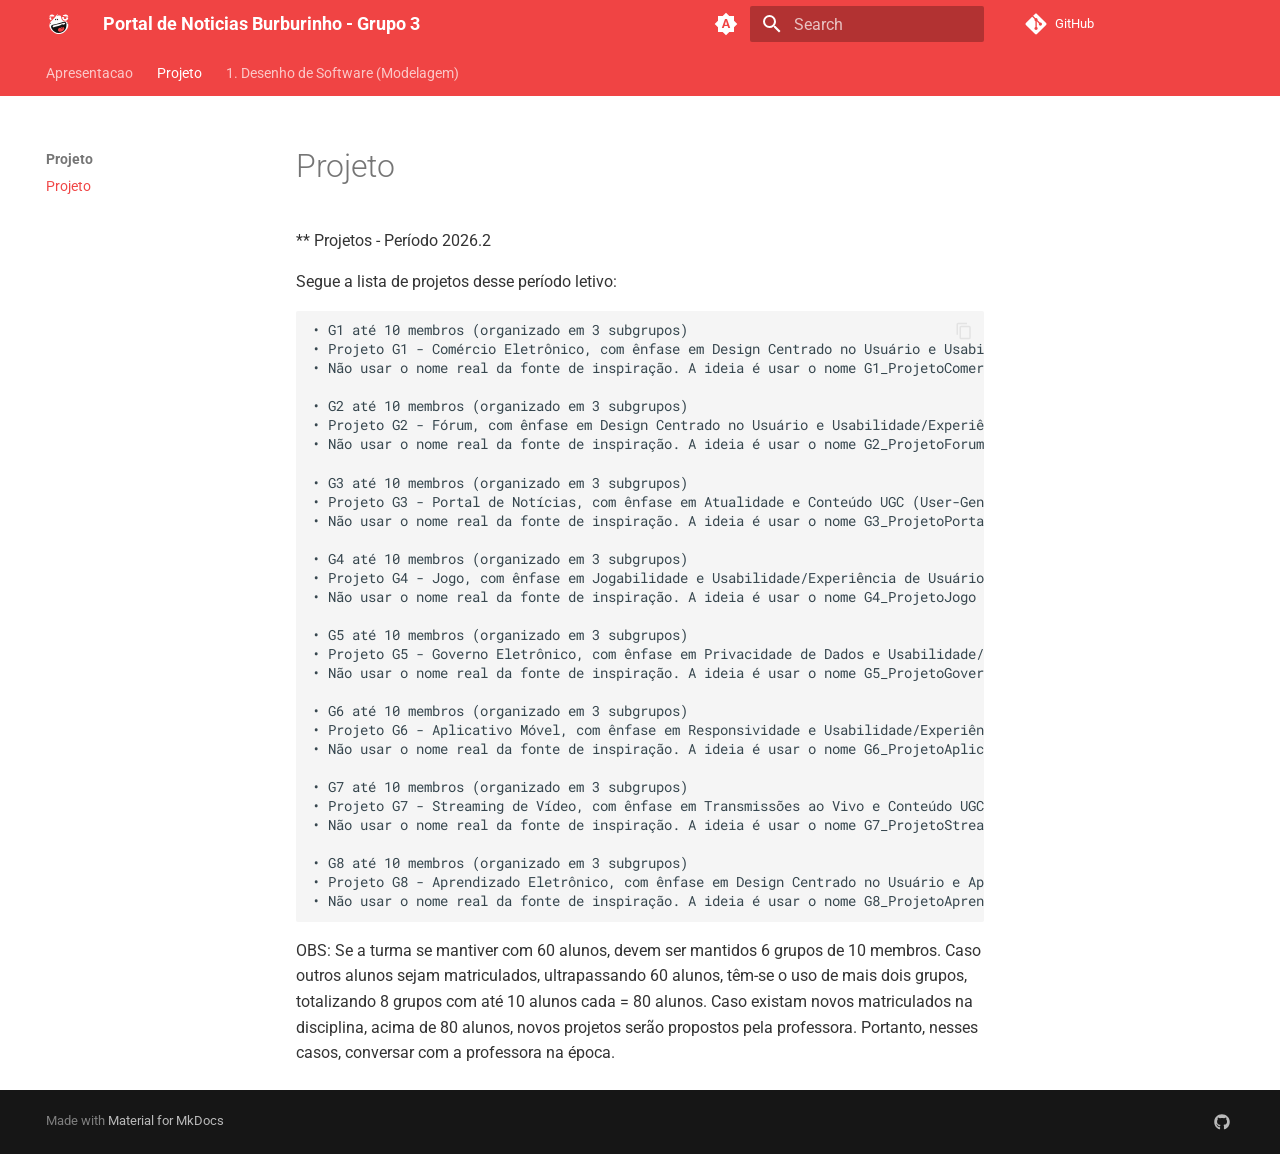
<file: Projeto/Projeto/index.html>
<!doctype html>
<html lang="en" class="no-js">
  <head>
    
      <meta charset="utf-8">
      <meta name="viewport" content="width=device-width,initial-scale=1">
      
      
      
        <link rel="canonical" href="https://unbarqdsw2026-2-turma01.github.io/2026.2-T01-_G3_ProjetoPortalNoticias_Entrega_02/Projeto/Projeto/">
      
      
        <link rel="prev" href="../..">
      
      
        <link rel="next" href="../../Base/1.Modelagem/">
      
      
      <link rel="icon" href="../../assets/images/favicon.png">
      <meta name="generator" content="mkdocs-1.6.1, mkdocs-material-9.6.18">
    
    
      
        <title>Projeto - Portal de Noticias Burburinho - Grupo 3</title>
      
    
    
      <link rel="stylesheet" href="../../assets/stylesheets/main.7e37652d.min.css">
      
        
        <link rel="stylesheet" href="../../assets/stylesheets/palette.06af60db.min.css">
      
      


    
    
      
    
    
      
        
        
        <link rel="preconnect" href="https://fonts.gstatic.com" crossorigin>
        <link rel="stylesheet" href="https://fonts.googleapis.com/css?family=Roboto:300,300i,400,400i,700,700i%7CRoboto+Mono:400,400i,700,700i&display=fallback">
        <style>:root{--md-text-font:"Roboto";--md-code-font:"Roboto Mono"}</style>
      
    
    
      <link rel="stylesheet" href="../../stylesheets/custom.css">
    
    <script>__md_scope=new URL("../..",location),__md_hash=e=>[...e].reduce(((e,_)=>(e<<5)-e+_.charCodeAt(0)),0),__md_get=(e,_=localStorage,t=__md_scope)=>JSON.parse(_.getItem(t.pathname+"."+e)),__md_set=(e,_,t=localStorage,a=__md_scope)=>{try{t.setItem(a.pathname+"."+e,JSON.stringify(_))}catch(e){}}</script>
    
      

    
    
    
  </head>
  
  
    
    
      
    
    
    
    
    <body dir="ltr" data-md-color-scheme="default" data-md-color-primary="indigo" data-md-color-accent="indigo">
  
    
    <input class="md-toggle" data-md-toggle="drawer" type="checkbox" id="__drawer" autocomplete="off">
    <input class="md-toggle" data-md-toggle="search" type="checkbox" id="__search" autocomplete="off">
    <label class="md-overlay" for="__drawer"></label>
    <div data-md-component="skip">
      
    </div>
    <div data-md-component="announce">
      
    </div>
    
    
      

<header class="md-header" data-md-component="header">
  <nav class="md-header__inner md-grid" aria-label="Header">
    <a href="../.." title="Portal de Noticias Burburinho - Grupo 3" class="md-header__button md-logo" aria-label="Portal de Noticias Burburinho - Grupo 3" data-md-component="logo">
      
  <img src="../../assets/SapoBurburinho.svg" alt="logo">

    </a>
    <label class="md-header__button md-icon" for="__drawer">
      
      <svg xmlns="http://www.w3.org/2000/svg" viewBox="0 0 24 24"><path d="M3 6h18v2H3zm0 5h18v2H3zm0 5h18v2H3z"/></svg>
    </label>
    <div class="md-header__title" data-md-component="header-title">
      <div class="md-header__ellipsis">
        <div class="md-header__topic">
          <span class="md-ellipsis">
            Portal de Noticias Burburinho - Grupo 3
          </span>
        </div>
        <div class="md-header__topic" data-md-component="header-topic">
          <span class="md-ellipsis">
            
              Projeto
            
          </span>
        </div>
      </div>
    </div>
    
      
        <form class="md-header__option" data-md-component="palette">
  
    
    
    
    <input class="md-option" data-md-color-media="(prefers-color-scheme)" data-md-color-scheme="default" data-md-color-primary="indigo" data-md-color-accent="indigo"  aria-label="Usar preferencia do sistema"  type="radio" name="__palette" id="__palette_0">
    
      <label class="md-header__button md-icon" title="Usar preferencia do sistema" for="__palette_1" hidden>
        <svg xmlns="http://www.w3.org/2000/svg" viewBox="0 0 24 24"><path d="m14.3 16-.7-2h-3.2l-.7 2H7.8L11 7h2l3.2 9zM20 8.69V4h-4.69L12 .69 8.69 4H4v4.69L.69 12 4 15.31V20h4.69L12 23.31 15.31 20H20v-4.69L23.31 12zm-9.15 3.96h2.3L12 9z"/></svg>
      </label>
    
  
    
    
    
    <input class="md-option" data-md-color-media="(prefers-color-scheme: light)" data-md-color-scheme="default" data-md-color-primary="custom" data-md-color-accent="custom"  aria-label="Mudar para o modo escuro"  type="radio" name="__palette" id="__palette_1">
    
      <label class="md-header__button md-icon" title="Mudar para o modo escuro" for="__palette_2" hidden>
        <svg xmlns="http://www.w3.org/2000/svg" viewBox="0 0 24 24"><path d="M12 8a4 4 0 0 0-4 4 4 4 0 0 0 4 4 4 4 0 0 0 4-4 4 4 0 0 0-4-4m0 10a6 6 0 0 1-6-6 6 6 0 0 1 6-6 6 6 0 0 1 6 6 6 6 0 0 1-6 6m8-9.31V4h-4.69L12 .69 8.69 4H4v4.69L.69 12 4 15.31V20h4.69L12 23.31 15.31 20H20v-4.69L23.31 12z"/></svg>
      </label>
    
  
    
    
    
    <input class="md-option" data-md-color-media="(prefers-color-scheme: dark)" data-md-color-scheme="slate" data-md-color-primary="custom" data-md-color-accent="custom"  aria-label="Mudar para o modo claro"  type="radio" name="__palette" id="__palette_2">
    
      <label class="md-header__button md-icon" title="Mudar para o modo claro" for="__palette_0" hidden>
        <svg xmlns="http://www.w3.org/2000/svg" viewBox="0 0 24 24"><path d="M12 18c-.89 0-1.74-.2-2.5-.55C11.56 16.5 13 14.42 13 12s-1.44-4.5-3.5-5.45C10.26 6.2 11.11 6 12 6a6 6 0 0 1 6 6 6 6 0 0 1-6 6m8-9.31V4h-4.69L12 .69 8.69 4H4v4.69L.69 12 4 15.31V20h4.69L12 23.31 15.31 20H20v-4.69L23.31 12z"/></svg>
      </label>
    
  
</form>
      
    
    
      <script>var palette=__md_get("__palette");if(palette&&palette.color){if("(prefers-color-scheme)"===palette.color.media){var media=matchMedia("(prefers-color-scheme: light)"),input=document.querySelector(media.matches?"[data-md-color-media='(prefers-color-scheme: light)']":"[data-md-color-media='(prefers-color-scheme: dark)']");palette.color.media=input.getAttribute("data-md-color-media"),palette.color.scheme=input.getAttribute("data-md-color-scheme"),palette.color.primary=input.getAttribute("data-md-color-primary"),palette.color.accent=input.getAttribute("data-md-color-accent")}for(var[key,value]of Object.entries(palette.color))document.body.setAttribute("data-md-color-"+key,value)}</script>
    
    
    
      
      
        <label class="md-header__button md-icon" for="__search">
          
          <svg xmlns="http://www.w3.org/2000/svg" viewBox="0 0 24 24"><path d="M9.5 3A6.5 6.5 0 0 1 16 9.5c0 1.61-.59 3.09-1.56 4.23l.27.27h.79l5 5-1.5 1.5-5-5v-.79l-.27-.27A6.52 6.52 0 0 1 9.5 16 6.5 6.5 0 0 1 3 9.5 6.5 6.5 0 0 1 9.5 3m0 2C7 5 5 7 5 9.5S7 14 9.5 14 14 12 14 9.5 12 5 9.5 5"/></svg>
        </label>
        <div class="md-search" data-md-component="search" role="dialog">
  <label class="md-search__overlay" for="__search"></label>
  <div class="md-search__inner" role="search">
    <form class="md-search__form" name="search">
      <input type="text" class="md-search__input" name="query" aria-label="Search" placeholder="Search" autocapitalize="off" autocorrect="off" autocomplete="off" spellcheck="false" data-md-component="search-query" required>
      <label class="md-search__icon md-icon" for="__search">
        
        <svg xmlns="http://www.w3.org/2000/svg" viewBox="0 0 24 24"><path d="M9.5 3A6.5 6.5 0 0 1 16 9.5c0 1.61-.59 3.09-1.56 4.23l.27.27h.79l5 5-1.5 1.5-5-5v-.79l-.27-.27A6.52 6.52 0 0 1 9.5 16 6.5 6.5 0 0 1 3 9.5 6.5 6.5 0 0 1 9.5 3m0 2C7 5 5 7 5 9.5S7 14 9.5 14 14 12 14 9.5 12 5 9.5 5"/></svg>
        
        <svg xmlns="http://www.w3.org/2000/svg" viewBox="0 0 24 24"><path d="M20 11v2H8l5.5 5.5-1.42 1.42L4.16 12l7.92-7.92L13.5 5.5 8 11z"/></svg>
      </label>
      <nav class="md-search__options" aria-label="Search">
        
        <button type="reset" class="md-search__icon md-icon" title="Clear" aria-label="Clear" tabindex="-1">
          
          <svg xmlns="http://www.w3.org/2000/svg" viewBox="0 0 24 24"><path d="M19 6.41 17.59 5 12 10.59 6.41 5 5 6.41 10.59 12 5 17.59 6.41 19 12 13.41 17.59 19 19 17.59 13.41 12z"/></svg>
        </button>
      </nav>
      
    </form>
    <div class="md-search__output">
      <div class="md-search__scrollwrap" tabindex="0" data-md-scrollfix>
        <div class="md-search-result" data-md-component="search-result">
          <div class="md-search-result__meta">
            Initializing search
          </div>
          <ol class="md-search-result__list" role="presentation"></ol>
        </div>
      </div>
    </div>
  </div>
</div>
      
    
    
      <div class="md-header__source">
        <a href="https://github.com/UnBArqDsw2026-2-Turma01/2026.2-T01-_G3_ProjetoPortalNoticias_Entrega_02" title="Go to repository" class="md-source" data-md-component="source">
  <div class="md-source__icon md-icon">
    
    <svg xmlns="http://www.w3.org/2000/svg" viewBox="0 0 448 512"><!--! Font Awesome Free 7.0.0 by @fontawesome - https://fontawesome.com License - https://fontawesome.com/license/free (Icons: CC BY 4.0, Fonts: SIL OFL 1.1, Code: MIT License) Copyright 2025 Fonticons, Inc.--><path fill="currentColor" d="M439.6 236.1 244 40.5c-5.4-5.5-12.8-8.5-20.4-8.5s-15 3-20.4 8.4L162.5 81l51.5 51.5c27.1-9.1 52.7 16.8 43.4 43.7l49.7 49.7c34.2-11.8 61.2 31 35.5 56.7-26.5 26.5-70.2-2.9-56-37.3L240.3 199v121.9c25.3 12.5 22.3 41.8 9.1 55-6.4 6.4-15.2 10.1-24.3 10.1s-17.8-3.6-24.3-10.1c-17.6-17.6-11.1-46.9 11.2-56v-123c-20.8-8.5-24.6-30.7-18.6-45L142.6 101 8.5 235.1C3 240.6 0 247.9 0 255.5s3 15 8.5 20.4l195.6 195.7c5.4 5.4 12.7 8.4 20.4 8.4s15-3 20.4-8.4l194.7-194.7c5.4-5.4 8.4-12.8 8.4-20.4s-3-15-8.4-20.4"/></svg>
  </div>
  <div class="md-source__repository">
    GitHub
  </div>
</a>
      </div>
    
  </nav>
  
</header>
    
    <div class="md-container" data-md-component="container">
      
      
        
          
            
<nav class="md-tabs" aria-label="Tabs" data-md-component="tabs">
  <div class="md-grid">
    <ul class="md-tabs__list">
      
        
  
  
  
  
    <li class="md-tabs__item">
      <a href="../.." class="md-tabs__link">
        
  
  
    
  
  Apresentacao

      </a>
    </li>
  

      
        
  
  
  
    
  
  
    
    
      <li class="md-tabs__item md-tabs__item--active">
        <a href="./" class="md-tabs__link">
          
  
  
  Projeto

        </a>
      </li>
    
  

      
        
  
  
  
  
    
    
      <li class="md-tabs__item">
        <a href="../../Base/1.Modelagem/" class="md-tabs__link">
          
  
  
  1. Desenho de Software (Modelagem)

        </a>
      </li>
    
  

      
    </ul>
  </div>
</nav>
          
        
      
      <main class="md-main" data-md-component="main">
        <div class="md-main__inner md-grid">
          
            
              
              <div class="md-sidebar md-sidebar--primary" data-md-component="sidebar" data-md-type="navigation" >
                <div class="md-sidebar__scrollwrap">
                  <div class="md-sidebar__inner">
                    


  


<nav class="md-nav md-nav--primary md-nav--lifted" aria-label="Navigation" data-md-level="0">
  <label class="md-nav__title" for="__drawer">
    <a href="../.." title="Portal de Noticias Burburinho - Grupo 3" class="md-nav__button md-logo" aria-label="Portal de Noticias Burburinho - Grupo 3" data-md-component="logo">
      
  <img src="../../assets/SapoBurburinho.svg" alt="logo">

    </a>
    Portal de Noticias Burburinho - Grupo 3
  </label>
  
    <div class="md-nav__source">
      <a href="https://github.com/UnBArqDsw2026-2-Turma01/2026.2-T01-_G3_ProjetoPortalNoticias_Entrega_02" title="Go to repository" class="md-source" data-md-component="source">
  <div class="md-source__icon md-icon">
    
    <svg xmlns="http://www.w3.org/2000/svg" viewBox="0 0 448 512"><!--! Font Awesome Free 7.0.0 by @fontawesome - https://fontawesome.com License - https://fontawesome.com/license/free (Icons: CC BY 4.0, Fonts: SIL OFL 1.1, Code: MIT License) Copyright 2025 Fonticons, Inc.--><path fill="currentColor" d="M439.6 236.1 244 40.5c-5.4-5.5-12.8-8.5-20.4-8.5s-15 3-20.4 8.4L162.5 81l51.5 51.5c27.1-9.1 52.7 16.8 43.4 43.7l49.7 49.7c34.2-11.8 61.2 31 35.5 56.7-26.5 26.5-70.2-2.9-56-37.3L240.3 199v121.9c25.3 12.5 22.3 41.8 9.1 55-6.4 6.4-15.2 10.1-24.3 10.1s-17.8-3.6-24.3-10.1c-17.6-17.6-11.1-46.9 11.2-56v-123c-20.8-8.5-24.6-30.7-18.6-45L142.6 101 8.5 235.1C3 240.6 0 247.9 0 255.5s3 15 8.5 20.4l195.6 195.7c5.4 5.4 12.7 8.4 20.4 8.4s15-3 20.4-8.4l194.7-194.7c5.4-5.4 8.4-12.8 8.4-20.4s-3-15-8.4-20.4"/></svg>
  </div>
  <div class="md-source__repository">
    GitHub
  </div>
</a>
    </div>
  
  <ul class="md-nav__list" data-md-scrollfix>
    
      
      
  
  
  
  
    <li class="md-nav__item">
      <a href="../.." class="md-nav__link">
        
  
  
  <span class="md-ellipsis">
    Apresentacao
    
  </span>
  

      </a>
    </li>
  

    
      
      
  
  
    
  
  
  
    
    
    
    
      
        
        
      
      
    
    
    <li class="md-nav__item md-nav__item--active md-nav__item--section md-nav__item--nested">
      
        
        
        <input class="md-nav__toggle md-toggle " type="checkbox" id="__nav_2" checked>
        
          
          <label class="md-nav__link" for="__nav_2" id="__nav_2_label" tabindex="">
            
  
  
  <span class="md-ellipsis">
    Projeto
    
  </span>
  

            <span class="md-nav__icon md-icon"></span>
          </label>
        
        <nav class="md-nav" data-md-level="1" aria-labelledby="__nav_2_label" aria-expanded="true">
          <label class="md-nav__title" for="__nav_2">
            <span class="md-nav__icon md-icon"></span>
            Projeto
          </label>
          <ul class="md-nav__list" data-md-scrollfix>
            
              
                
  
  
    
  
  
  
    <li class="md-nav__item md-nav__item--active">
      
      <input class="md-nav__toggle md-toggle" type="checkbox" id="__toc">
      
      
      
      <a href="./" class="md-nav__link md-nav__link--active">
        
  
  
  <span class="md-ellipsis">
    Projeto
    
  </span>
  

      </a>
      
    </li>
  

              
            
          </ul>
        </nav>
      
    </li>
  

    
      
      
  
  
  
  
    
    
    
    
      
      
    
    
    <li class="md-nav__item md-nav__item--nested">
      
        
        
        <input class="md-nav__toggle md-toggle " type="checkbox" id="__nav_3" >
        
          
          <label class="md-nav__link" for="__nav_3" id="__nav_3_label" tabindex="0">
            
  
  
  <span class="md-ellipsis">
    1. Desenho de Software (Modelagem)
    
  </span>
  

            <span class="md-nav__icon md-icon"></span>
          </label>
        
        <nav class="md-nav" data-md-level="1" aria-labelledby="__nav_3_label" aria-expanded="false">
          <label class="md-nav__title" for="__nav_3">
            <span class="md-nav__icon md-icon"></span>
            1. Desenho de Software (Modelagem)
          </label>
          <ul class="md-nav__list" data-md-scrollfix>
            
              
                
  
  
  
  
    <li class="md-nav__item">
      <a href="../../Base/1.Modelagem/" class="md-nav__link">
        
  
  
  <span class="md-ellipsis">
    1. Modelagem
    
  </span>
  

      </a>
    </li>
  

              
            
              
                
  
  
  
  
    
    
    
    
      
      
    
    
    <li class="md-nav__item md-nav__item--nested">
      
        
        
        <input class="md-nav__toggle md-toggle " type="checkbox" id="__nav_3_2" >
        
          
          <label class="md-nav__link" for="__nav_3_2" id="__nav_3_2_label" tabindex="0">
            
  
  
  <span class="md-ellipsis">
    Relatorios
    
  </span>
  

            <span class="md-nav__icon md-icon"></span>
          </label>
        
        <nav class="md-nav" data-md-level="2" aria-labelledby="__nav_3_2_label" aria-expanded="false">
          <label class="md-nav__title" for="__nav_3_2">
            <span class="md-nav__icon md-icon"></span>
            Relatorios
          </label>
          <ul class="md-nav__list" data-md-scrollfix>
            
              
                
  
  
  
  
    
    
    
    
      
      
    
    
    <li class="md-nav__item md-nav__item--nested">
      
        
        
        <input class="md-nav__toggle md-toggle " type="checkbox" id="__nav_3_2_1" >
        
          
          <label class="md-nav__link" for="__nav_3_2_1" id="__nav_3_2_1_label" tabindex="0">
            
  
  
  <span class="md-ellipsis">
    1.1.1. SubEquipe 01
    
  </span>
  

            <span class="md-nav__icon md-icon"></span>
          </label>
        
        <nav class="md-nav" data-md-level="3" aria-labelledby="__nav_3_2_1_label" aria-expanded="false">
          <label class="md-nav__title" for="__nav_3_2_1">
            <span class="md-nav__icon md-icon"></span>
            1.1.1. SubEquipe 01
          </label>
          <ul class="md-nav__list" data-md-scrollfix>
            
              
                
  
  
  
  
    <li class="md-nav__item">
      <a href="../../Base/Relat%C3%B3rios/1.1.1.SubEquipe_01/" class="md-nav__link">
        
  
  
  <span class="md-ellipsis">
    1.1.1.1. SubEquipe 01
    
  </span>
  

      </a>
    </li>
  

              
            
              
                
  
  
  
  
    <li class="md-nav__item">
      <a href="../../Base/Relat%C3%B3rios/SubEquipe_01_pacotes_IA/pacotesIA/" class="md-nav__link">
        
  
  
  <span class="md-ellipsis">
    1.1.1.2. SubEquipe 01 - Pacotes IA
    
  </span>
  

      </a>
    </li>
  

              
            
          </ul>
        </nav>
      
    </li>
  

              
            
              
                
  
  
  
  
    <li class="md-nav__item">
      <a href="../../Base/Relat%C3%B3rios/1.1.2.SubEquipe_02/" class="md-nav__link">
        
  
  
  <span class="md-ellipsis">
    1.1.2. SubEquipe 02
    
  </span>
  

      </a>
    </li>
  

              
            
              
                
  
  
  
  
    <li class="md-nav__item">
      <a href="../../Base/Relat%C3%B3rios/1.1.3.SubEquipe_03/" class="md-nav__link">
        
  
  
  <span class="md-ellipsis">
    1.1.3. SubEquipe 03
    
  </span>
  

      </a>
    </li>
  

              
            
          </ul>
        </nav>
      
    </li>
  

              
            
              
                
  
  
  
  
    <li class="md-nav__item">
      <a href="../../Base/1.2.ParticipacoesModelagem/" class="md-nav__link">
        
  
  
  <span class="md-ellipsis">
    1.2. Participacoes - Modelagem
    
  </span>
  

      </a>
    </li>
  

              
            
              
                
  
  
  
  
    <li class="md-nav__item">
      <a href="../../Base/1.3.IniciativasExtras/" class="md-nav__link">
        
  
  
  <span class="md-ellipsis">
    1.3. Iniciativas Extras - Modelagem
    
  </span>
  

      </a>
    </li>
  

              
            
          </ul>
        </nav>
      
    </li>
  

    
  </ul>
</nav>
                  </div>
                </div>
              </div>
            
            
              
              <div class="md-sidebar md-sidebar--secondary" data-md-component="sidebar" data-md-type="toc" >
                <div class="md-sidebar__scrollwrap">
                  <div class="md-sidebar__inner">
                    

<nav class="md-nav md-nav--secondary" aria-label="Table of contents">
  
  
  
  
</nav>
                  </div>
                </div>
              </div>
            
          
          
            <div class="md-content" data-md-component="content">
              <article class="md-content__inner md-typeset">
                
                  


  
  


  <h1>Projeto</h1>

<p>** Projetos - Período   2026.2</p>
<p>Segue a lista de projetos desse período letivo:</p>
<pre><code>• G1 até 10 membros (organizado em 3 subgrupos)
• Projeto G1 - Comércio Eletrônico, com ênfase em Design Centrado no Usuário e Usabilidade/Experiência de Usuário, baseado em qualquer comércio eletrônico para inspiração, podendo ser em versão site, desktop ou aplicativo móvel.
• Não usar o nome real da fonte de inspiração. A ideia é usar o nome G1_ProjetoComercioEletronico mesmo, e apenas se basear em algo conhecido para fins de identificar público-alvo, principais funcionalidades, dentre outros detalhes.

• G2 até 10 membros (organizado em 3 subgrupos)
• Projeto G2 - Fórum, com ênfase em Design Centrado no Usuário e Usabilidade/Experiência de Usuário, baseado em qualquer fórum para inspiração, podendo ser em versão site, desktop ou aplicativo móvel.
• Não usar o nome real da fonte de inspiração. A ideia é usar o nome G2_ProjetoForum mesmo, e apenas se basear em algo conhecido para fins de identificar público-alvo, principais funcionalidades, dentre outros detalhes.

• G3 até 10 membros (organizado em 3 subgrupos)
• Projeto G3 - Portal de Notícias, com ênfase em Atualidade e Conteúdo UGC (User-Generated Content), baseado em qualquer portal de notícias para inspiração, podendo ser em versão site, desktop ou aplicativo móvel.
• Não usar o nome real da fonte de inspiração. A ideia é usar o nome G3_ProjetoPortalNoticias mesmo, e apenas se basear em algo conhecido para fins de identificar público-alvo, principais funcionalidades, dentre outros detalhes.

• G4 até 10 membros (organizado em 3 subgrupos)
• Projeto G4 - Jogo, com ênfase em Jogabilidade e Usabilidade/Experiência de Usuário, baseado em qualquer jogo para inspiração, podendo ser em versão site, desktop ou aplicativo móvel.
• Não usar o nome real da fonte de inspiração. A ideia é usar o nome G4_ProjetoJogo mesmo, e apenas se basear em algo conhecido para fins de identificar público-alvo, principais funcionalidades, dentre outros detalhes.

• G5 até 10 membros (organizado em 3 subgrupos)
• Projeto G5 - Governo Eletrônico, com ênfase em Privacidade de Dados e Usabilidade/Experiência de Usuário, baseado em qualquer Governo Eletrônico para inspiração, podendo ser em versão site, desktop ou aplicativo móvel.
• Não usar o nome real da fonte de inspiração. A ideia é usar o nome G5_ProjetoGovernoEletronico mesmo, e apenas se basear em algo conhecido para fins de identificar público-alvo, principais funcionalidades, dentre outros detalhes.

• G6 até 10 membros (organizado em 3 subgrupos)
• Projeto G6 - Aplicativo Móvel, com ênfase em Responsividade e Usabilidade/Experiência de Usuário, baseado em qualquer aplicativo móvel para inspiração, podendo ser em versão site, desktop ou aplicativo móvel.
• Não usar o nome real da fonte de inspiração. A ideia é usar o nome G6_ProjetoAplicativoMovel mesmo, e apenas se basear em algo conhecido para fins de identificar público-alvo, principais funcionalidades, dentre outros detalhes.

• G7 até 10 membros (organizado em 3 subgrupos)
• Projeto G7 - Streaming de Vídeo, com ênfase em Transmissões ao Vivo e Conteúdo UGC (User-Generated Content), baseado em qualquer streaming de vídeo para inspiração, podendo ser em versão site, desktop ou aplicativo móvel.
• Não usar o nome real da fonte de inspiração. A ideia é usar o nome G7_ProjetoStreamingVideo mesmo, e apenas se basear em algo conhecido para fins de identificar público-alvo, principais funcionalidades, dentre outros detalhes.

• G8 até 10 membros (organizado em 3 subgrupos)
• Projeto G8 - Aprendizado Eletrônico, com ênfase em Design Centrado no Usuário e Aprendizagens Significativa e Experiencial, baseado em qualquer Aprendizado Eletrônico para inspiração, podendo ser em versão site, desktop ou aplicativo móvel.
• Não usar o nome real da fonte de inspiração. A ideia é usar o nome G8_ProjetoAprendizadoEletronico mesmo, e apenas se basear em algo conhecido para fins de identificar público-alvo, principais funcionalidades, dentre outros detalhes.
</code></pre>
<p>OBS: Se a turma se mantiver com 60 alunos, devem ser mantidos 6 grupos de 10 membros. Caso outros alunos sejam matriculados, ultrapassando 60 alunos, têm-se o uso de mais dois grupos, totalizando 8 grupos com até 10 alunos cada = 80 alunos. Caso existam novos matriculados na disciplina, acima de 80 alunos, novos projetos serão propostos pela professora. Portanto, nesses casos, conversar com a professora na época.</p>












                
              </article>
            </div>
          
          
<script>var target=document.getElementById(location.hash.slice(1));target&&target.name&&(target.checked=target.name.startsWith("__tabbed_"))</script>
        </div>
        
          <button type="button" class="md-top md-icon" data-md-component="top" hidden>
  
  <svg xmlns="http://www.w3.org/2000/svg" viewBox="0 0 24 24"><path d="M13 20h-2V8l-5.5 5.5-1.42-1.42L12 4.16l7.92 7.92-1.42 1.42L13 8z"/></svg>
  Back to top
</button>
        
      </main>
      
        <footer class="md-footer">
  
  <div class="md-footer-meta md-typeset">
    <div class="md-footer-meta__inner md-grid">
      <div class="md-copyright">
  
  
    Made with
    <a href="https://squidfunk.github.io/mkdocs-material/" target="_blank" rel="noopener">
      Material for MkDocs
    </a>
  
</div>
      
        
<div class="md-social">
  
    
    
    
    
      
      
    
    <a href="https://github.com/UnBArqDsw2026-2-Turma01/2026.2-T01-_G3_ProjetoPortalNoticias_Entrega_02" target="_blank" rel="noopener" title="github.com" class="md-social__link">
      <svg xmlns="http://www.w3.org/2000/svg" viewBox="0 0 512 512"><!--! Font Awesome Free 7.0.0 by @fontawesome - https://fontawesome.com License - https://fontawesome.com/license/free (Icons: CC BY 4.0, Fonts: SIL OFL 1.1, Code: MIT License) Copyright 2025 Fonticons, Inc.--><path fill="currentColor" d="M173.9 397.4c0 2-2.3 3.6-5.2 3.6-3.3.3-5.6-1.3-5.6-3.6 0-2 2.3-3.6 5.2-3.6 3-.3 5.6 1.3 5.6 3.6m-31.1-4.5c-.7 2 1.3 4.3 4.3 4.9 2.6 1 5.6 0 6.2-2s-1.3-4.3-4.3-5.2c-2.6-.7-5.5.3-6.2 2.3m44.2-1.7c-2.9.7-4.9 2.6-4.6 4.9.3 2 2.9 3.3 5.9 2.6 2.9-.7 4.9-2.6 4.6-4.6-.3-1.9-3-3.2-5.9-2.9M252.8 8C114.1 8 8 113.3 8 252c0 110.9 69.8 205.8 169.5 239.2 12.8 2.3 17.3-5.6 17.3-12.1 0-6.2-.3-40.4-.3-61.4 0 0-70 15-84.7-29.8 0 0-11.4-29.1-27.8-36.6 0 0-22.9-15.7 1.6-15.4 0 0 24.9 2 38.6 25.8 21.9 38.6 58.6 27.5 72.9 20.9 2.3-16 8.8-27.1 16-33.7-55.9-6.2-112.3-14.3-112.3-110.5 0-27.5 7.6-41.3 23.6-58.9-2.6-6.5-11.1-33.3 2.6-67.9 20.9-6.5 69 27 69 27 20-5.6 41.5-8.5 62.8-8.5s42.8 2.9 62.8 8.5c0 0 48.1-33.6 69-27 13.7 34.7 5.2 61.4 2.6 67.9 16 17.7 25.8 31.5 25.8 58.9 0 96.5-58.9 104.2-114.8 110.5 9.2 7.9 17 22.9 17 46.4 0 33.7-.3 75.4-.3 83.6 0 6.5 4.6 14.4 17.3 12.1C436.2 457.8 504 362.9 504 252 504 113.3 391.5 8 252.8 8M105.2 352.9c-1.3 1-1 3.3.7 5.2 1.6 1.6 3.9 2.3 5.2 1 1.3-1 1-3.3-.7-5.2-1.6-1.6-3.9-2.3-5.2-1m-10.8-8.1c-.7 1.3.3 2.9 2.3 3.9 1.6 1 3.6.7 4.3-.7.7-1.3-.3-2.9-2.3-3.9-2-.6-3.6-.3-4.3.7m32.4 35.6c-1.6 1.3-1 4.3 1.3 6.2 2.3 2.3 5.2 2.6 6.5 1 1.3-1.3.7-4.3-1.3-6.2-2.2-2.3-5.2-2.6-6.5-1m-11.4-14.7c-1.6 1-1.6 3.6 0 5.9s4.3 3.3 5.6 2.3c1.6-1.3 1.6-3.9 0-6.2-1.4-2.3-4-3.3-5.6-2"/></svg>
    </a>
  
</div>
      
    </div>
  </div>
</footer>
      
    </div>
    <div class="md-dialog" data-md-component="dialog">
      <div class="md-dialog__inner md-typeset"></div>
    </div>
    
      <div class="md-progress" data-md-component="progress" role="progressbar"></div>
    
    
    
      
      <script id="__config" type="application/json">{"base": "../..", "features": ["navigation.tabs", "navigation.top", "navigation.instant", "navigation.instant.progress", "content.code.copy"], "search": "../../assets/javascripts/workers/search.973d3a69.min.js", "tags": null, "translations": {"clipboard.copied": "Copied to clipboard", "clipboard.copy": "Copy to clipboard", "search.result.more.one": "1 more on this page", "search.result.more.other": "# more on this page", "search.result.none": "No matching documents", "search.result.one": "1 matching document", "search.result.other": "# matching documents", "search.result.placeholder": "Type to start searching", "search.result.term.missing": "Missing", "select.version": "Select version"}, "version": null}</script>
    
    
      <script src="../../assets/javascripts/bundle.92b07e13.min.js"></script>
      
        <script src="../../javascripts/diagram-zoom.js"></script>
      
    
  </body>
</html>
</file>
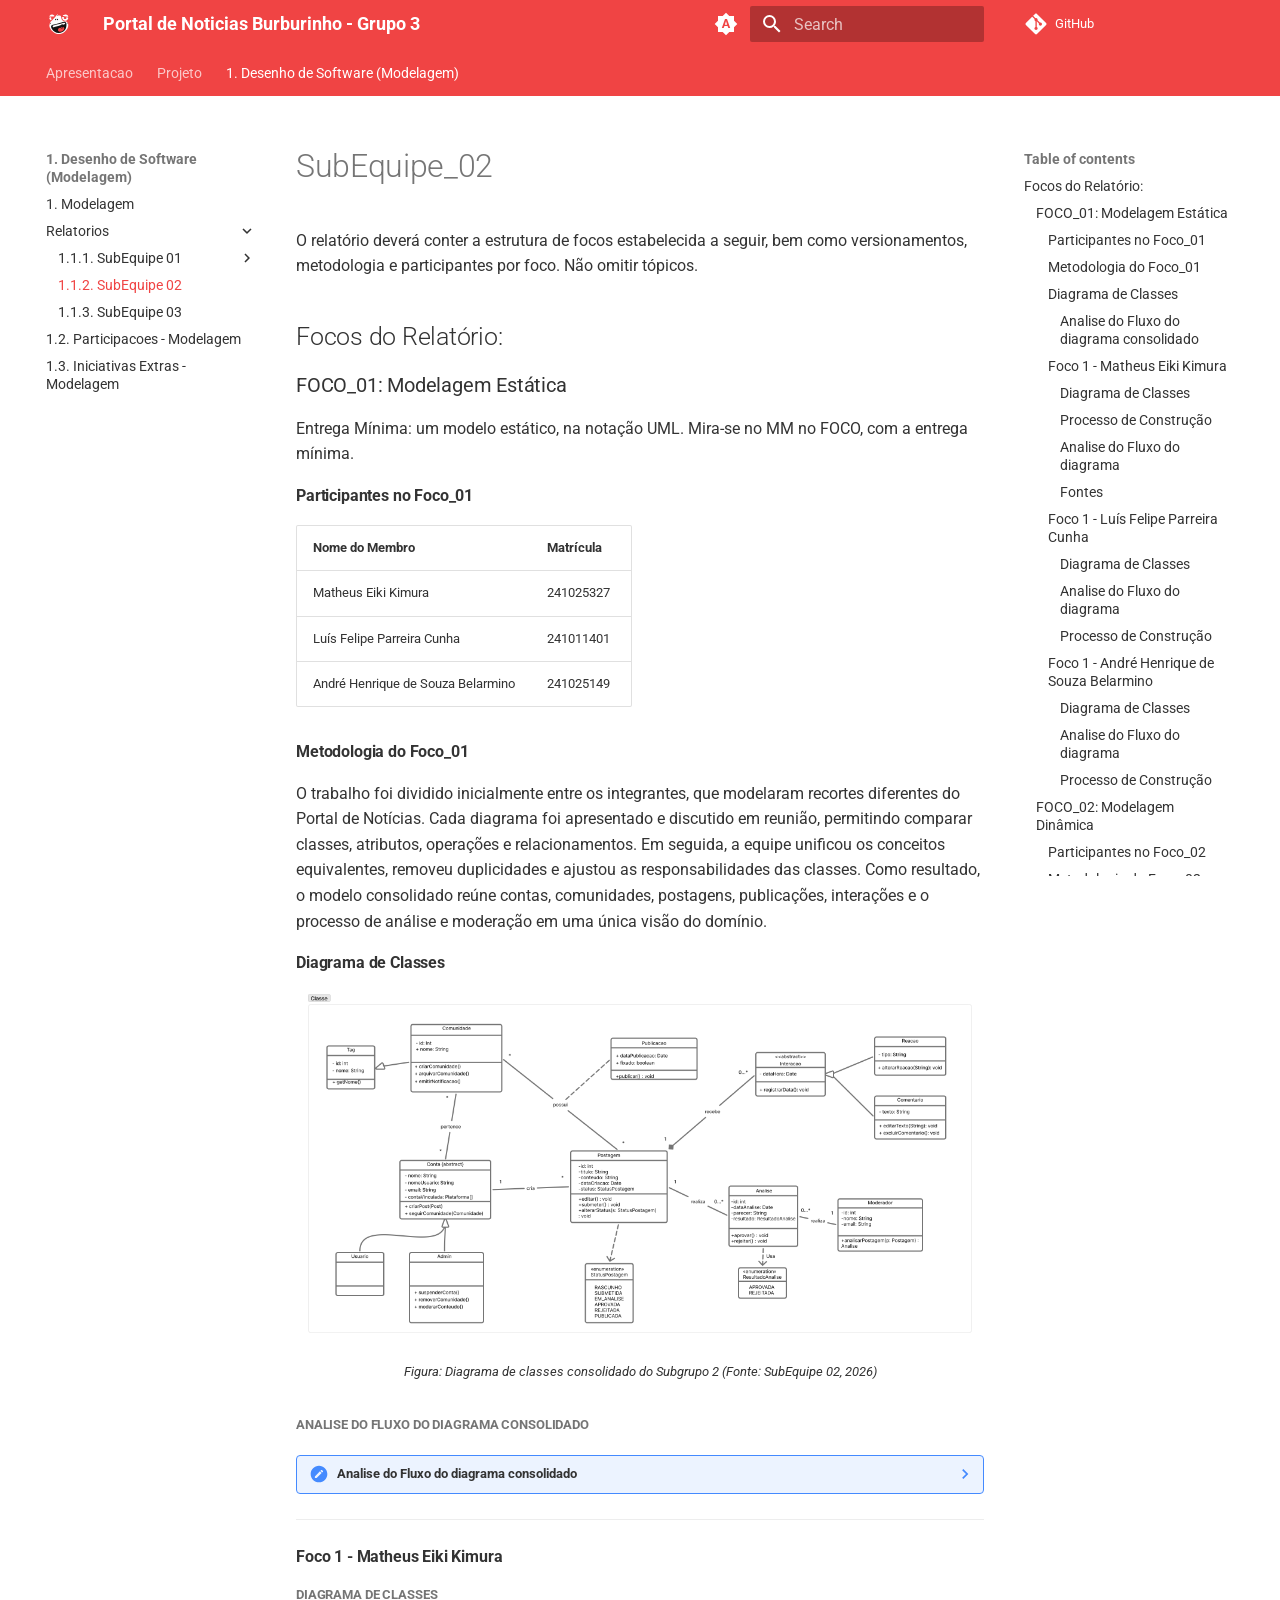
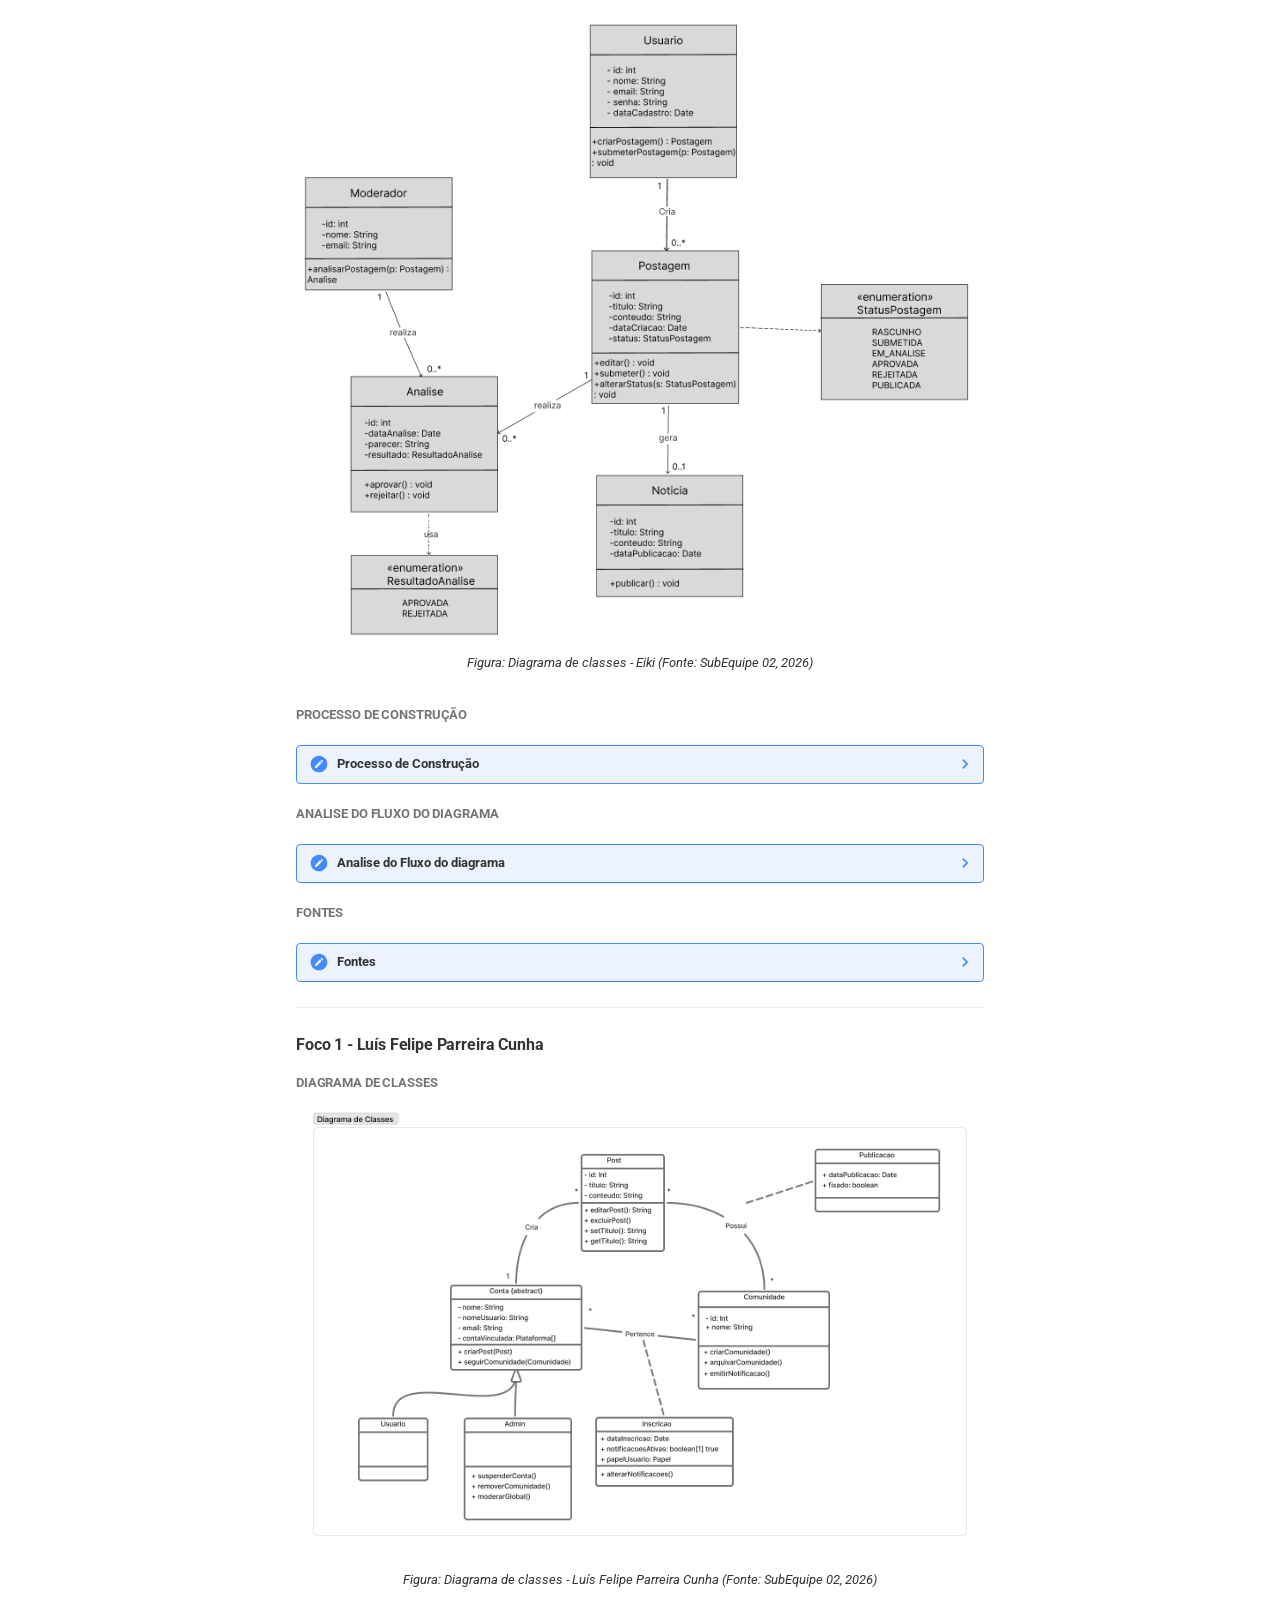
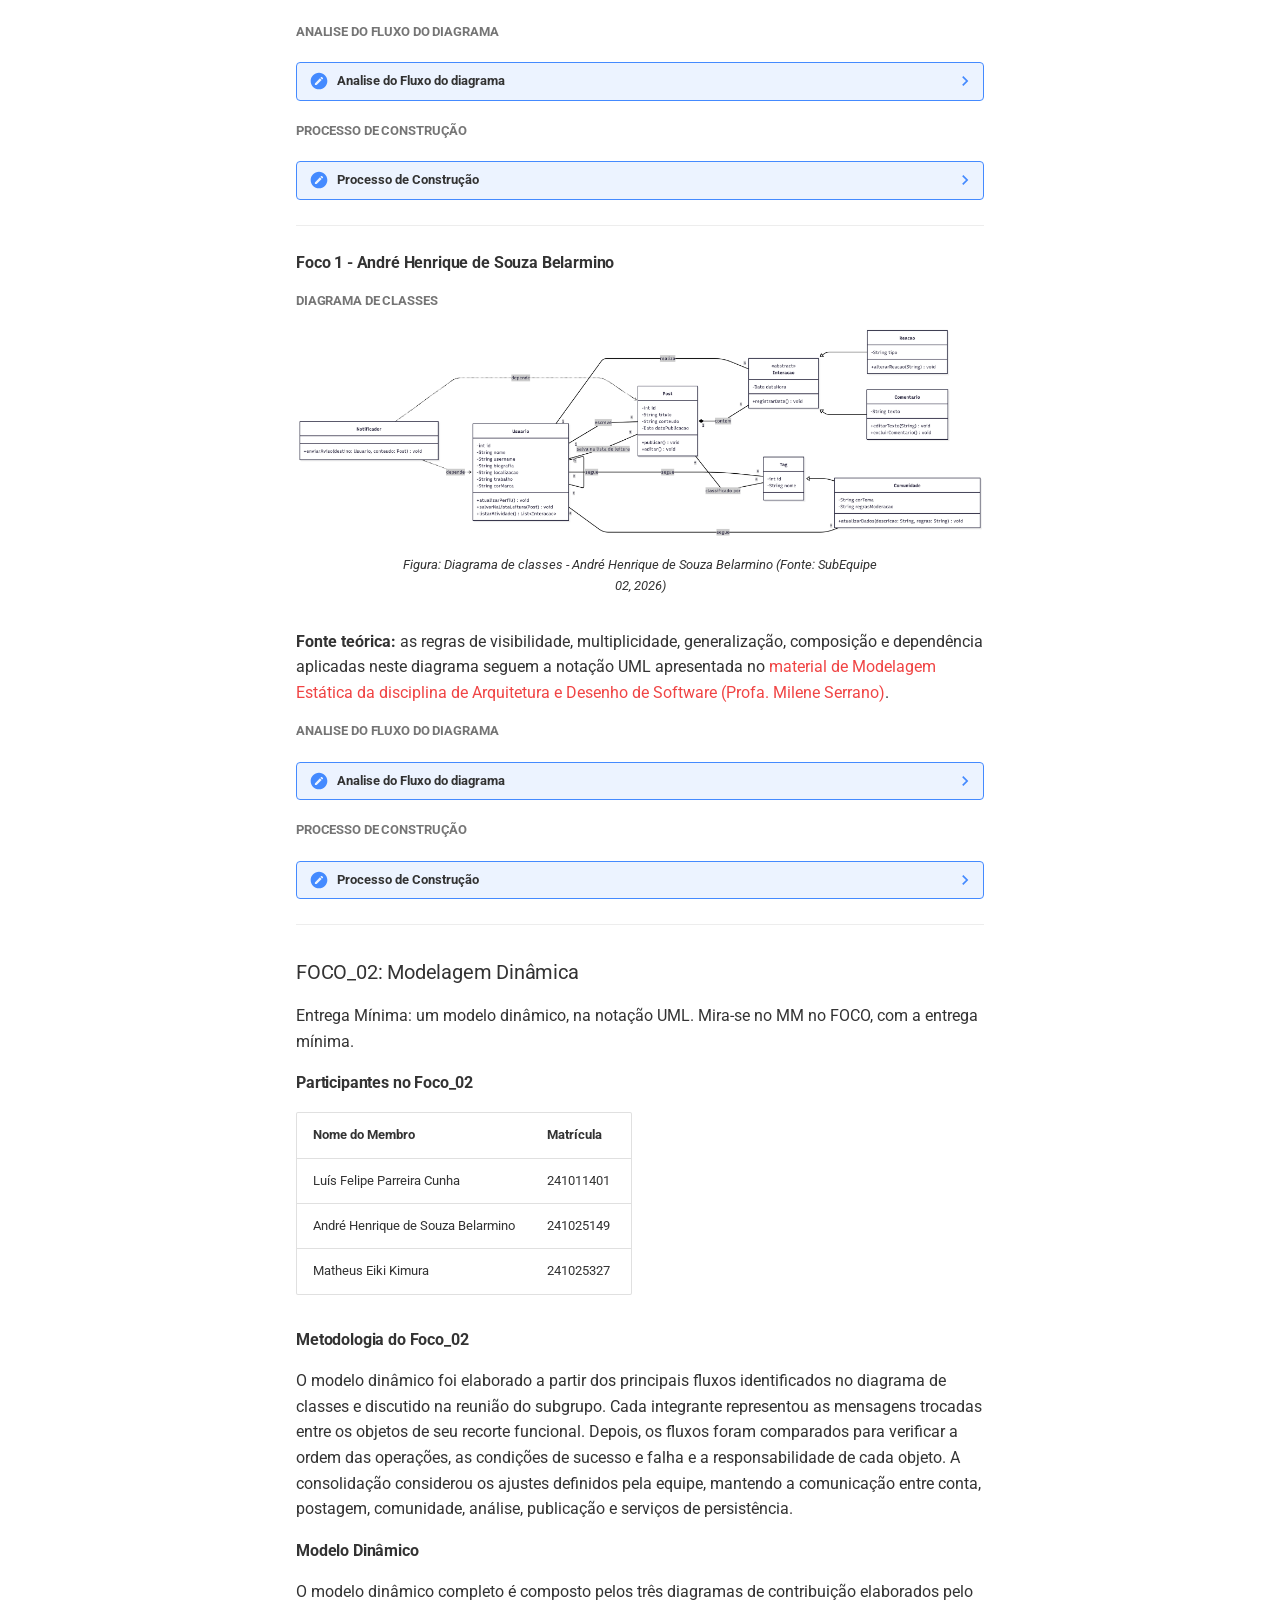
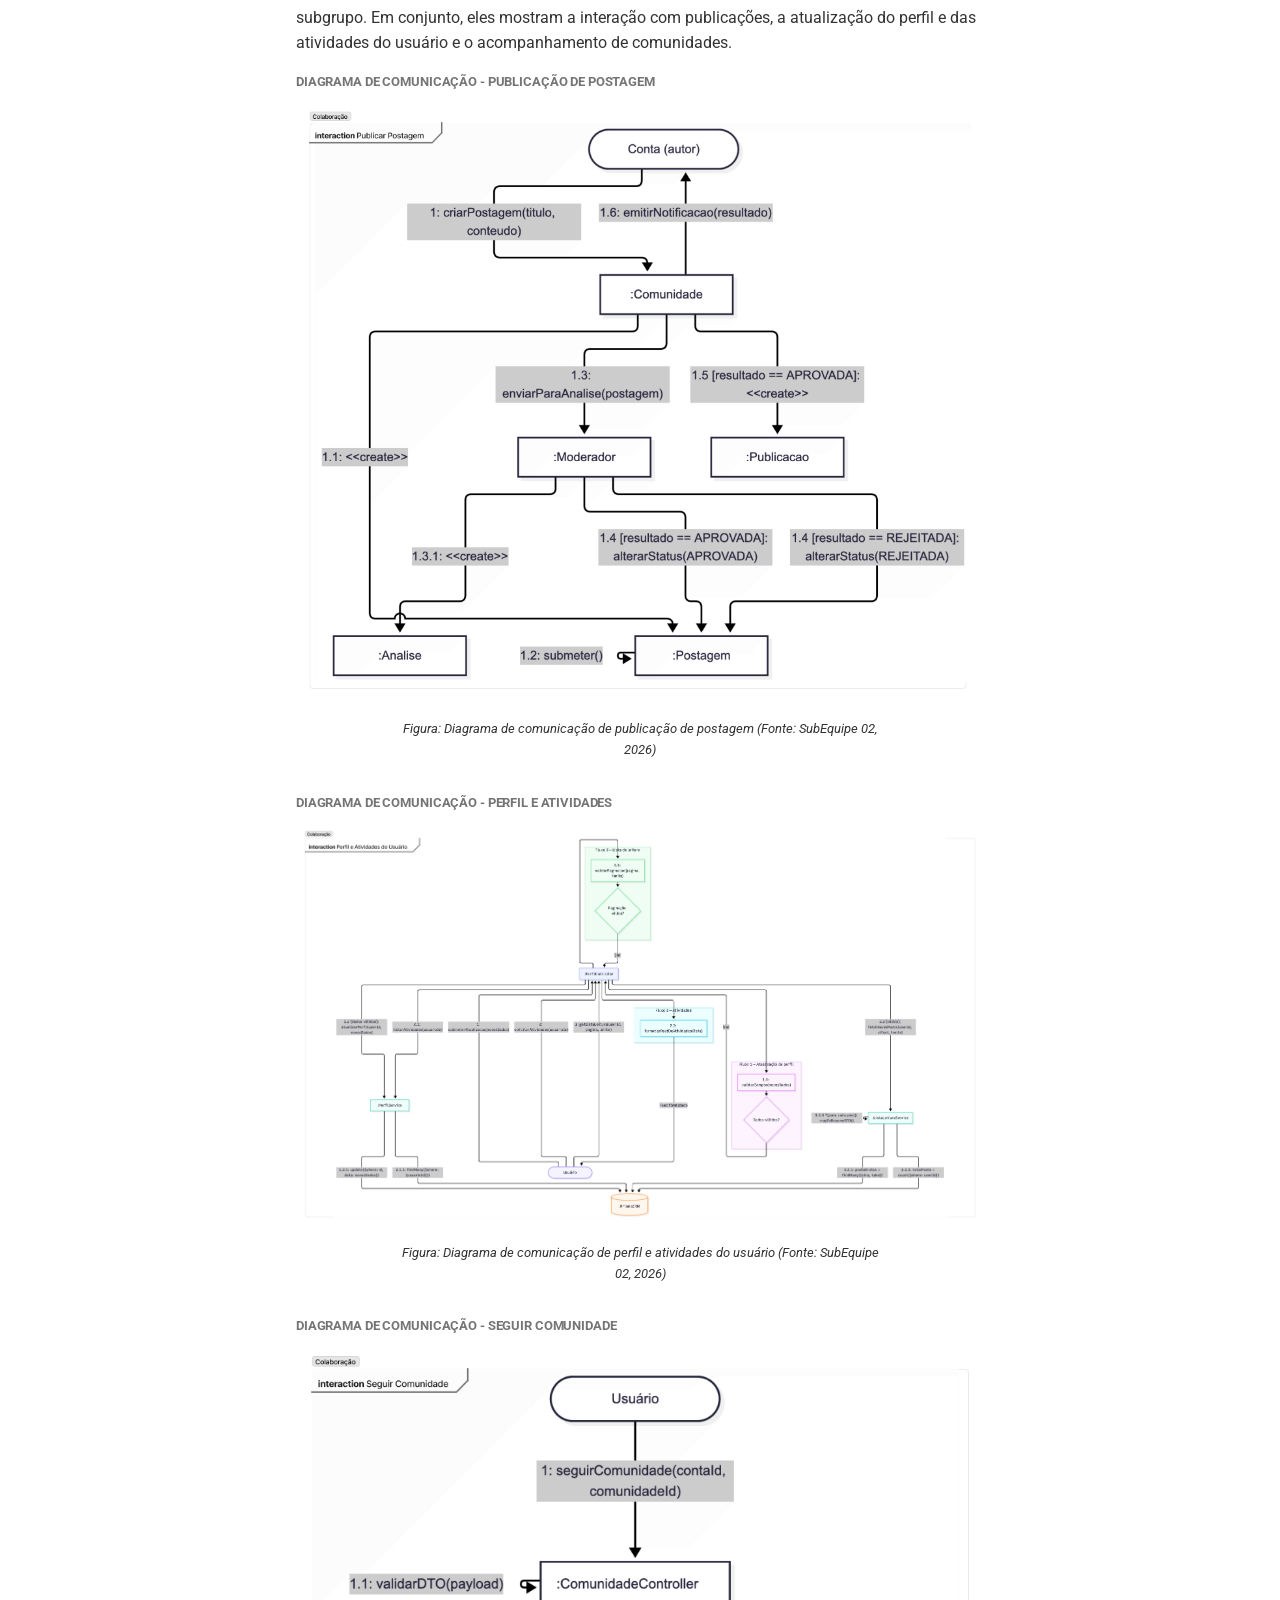
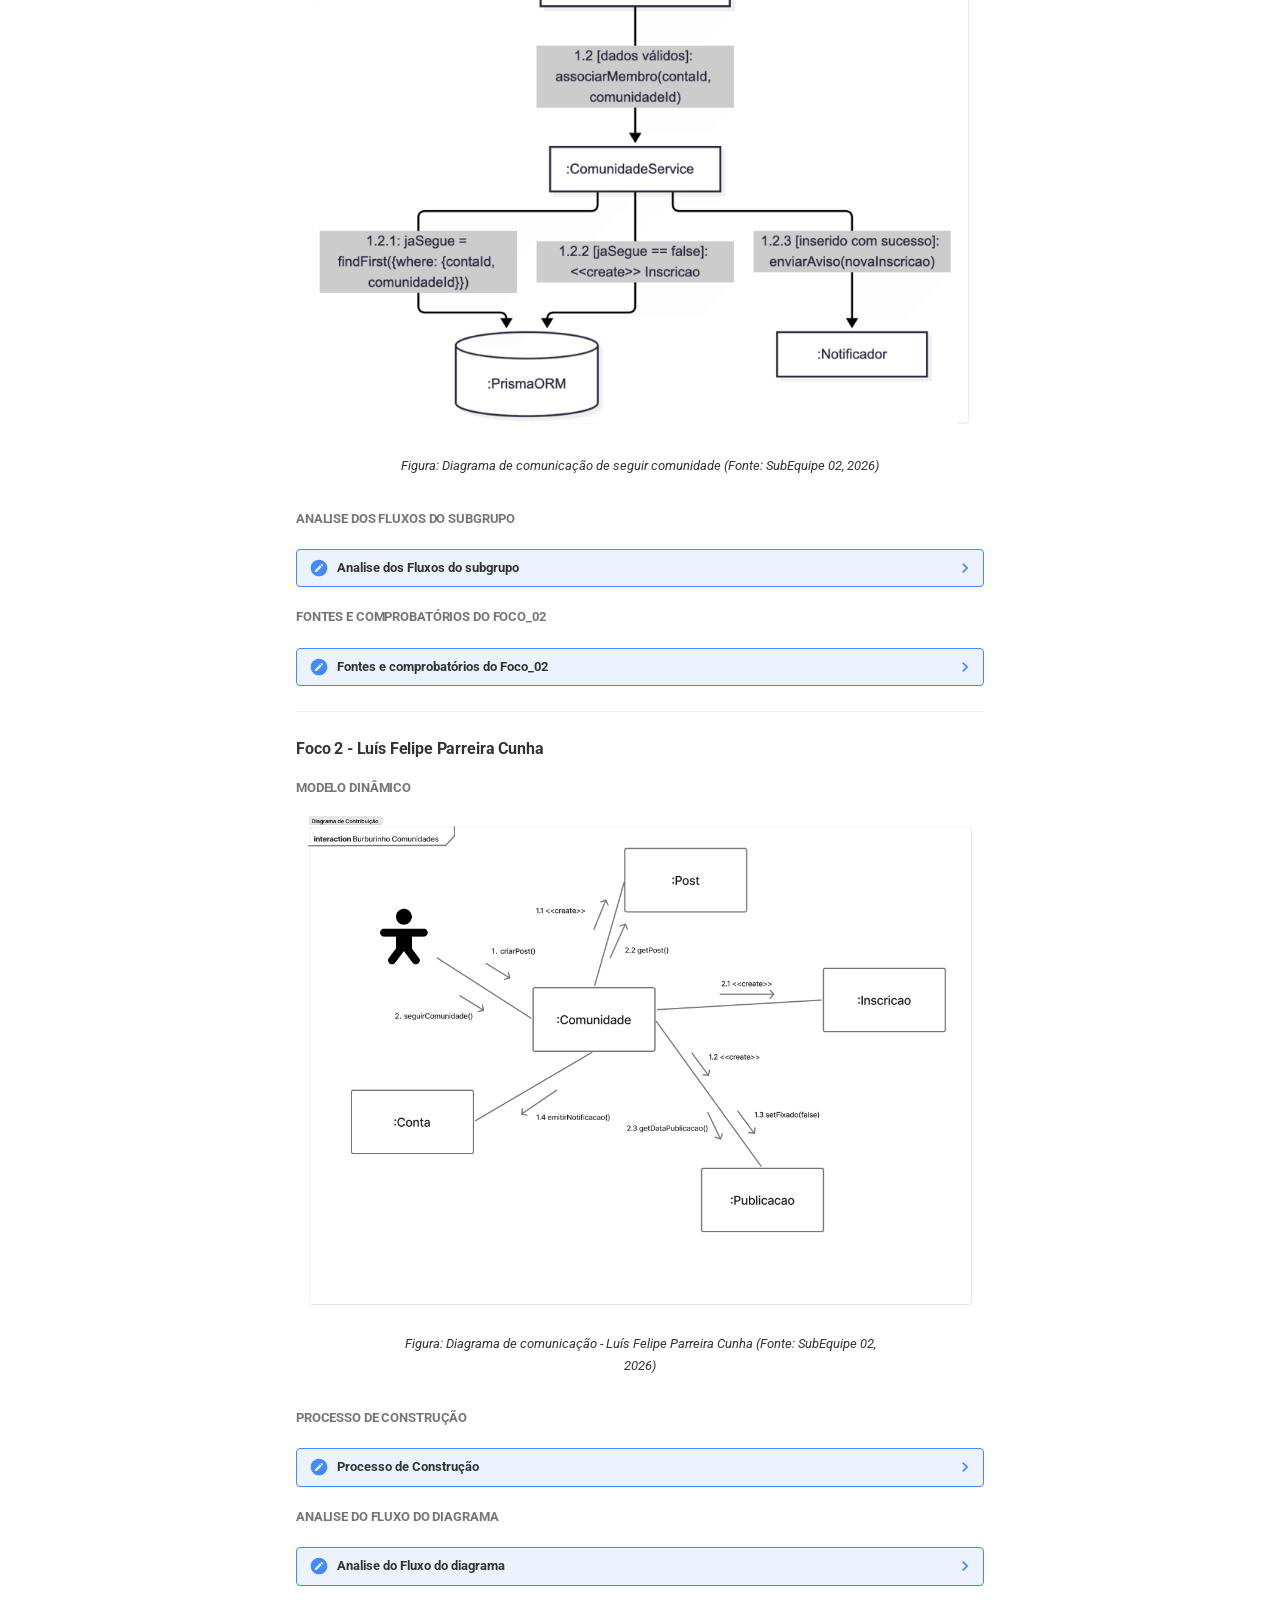
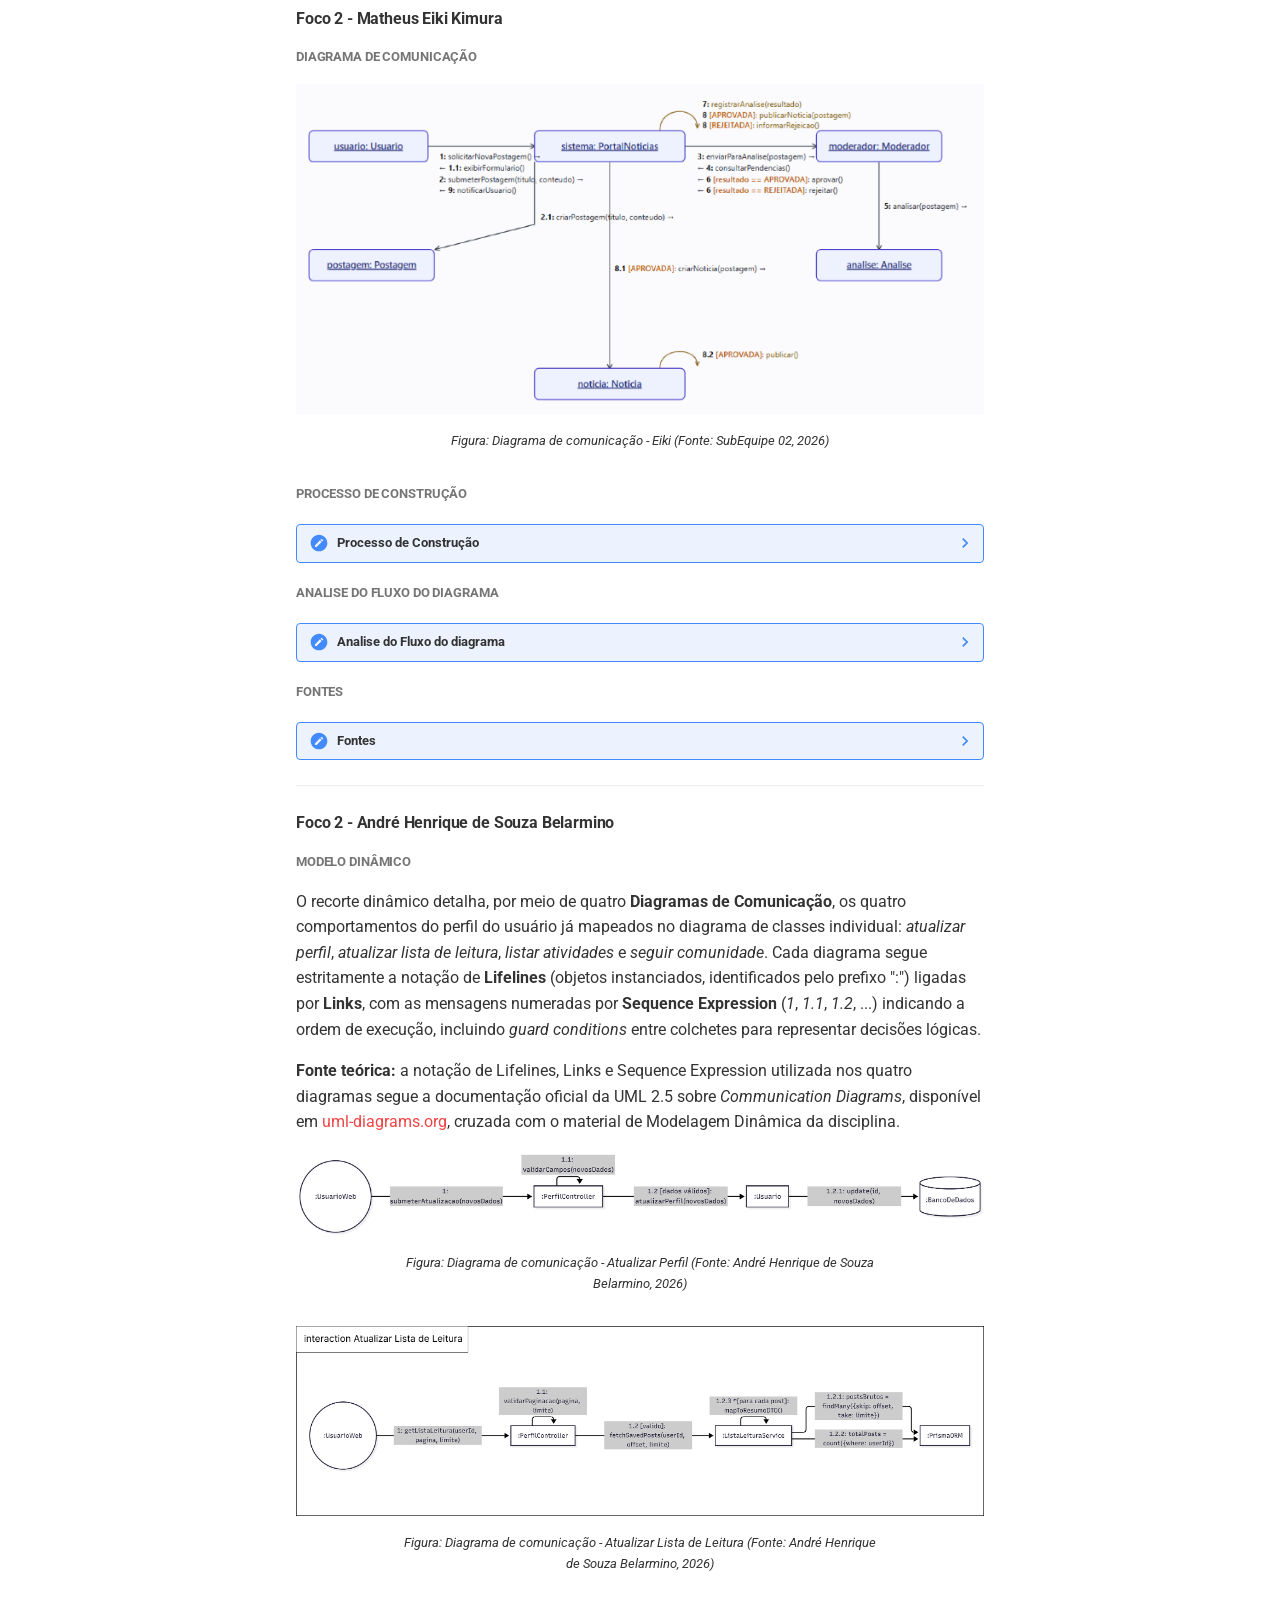
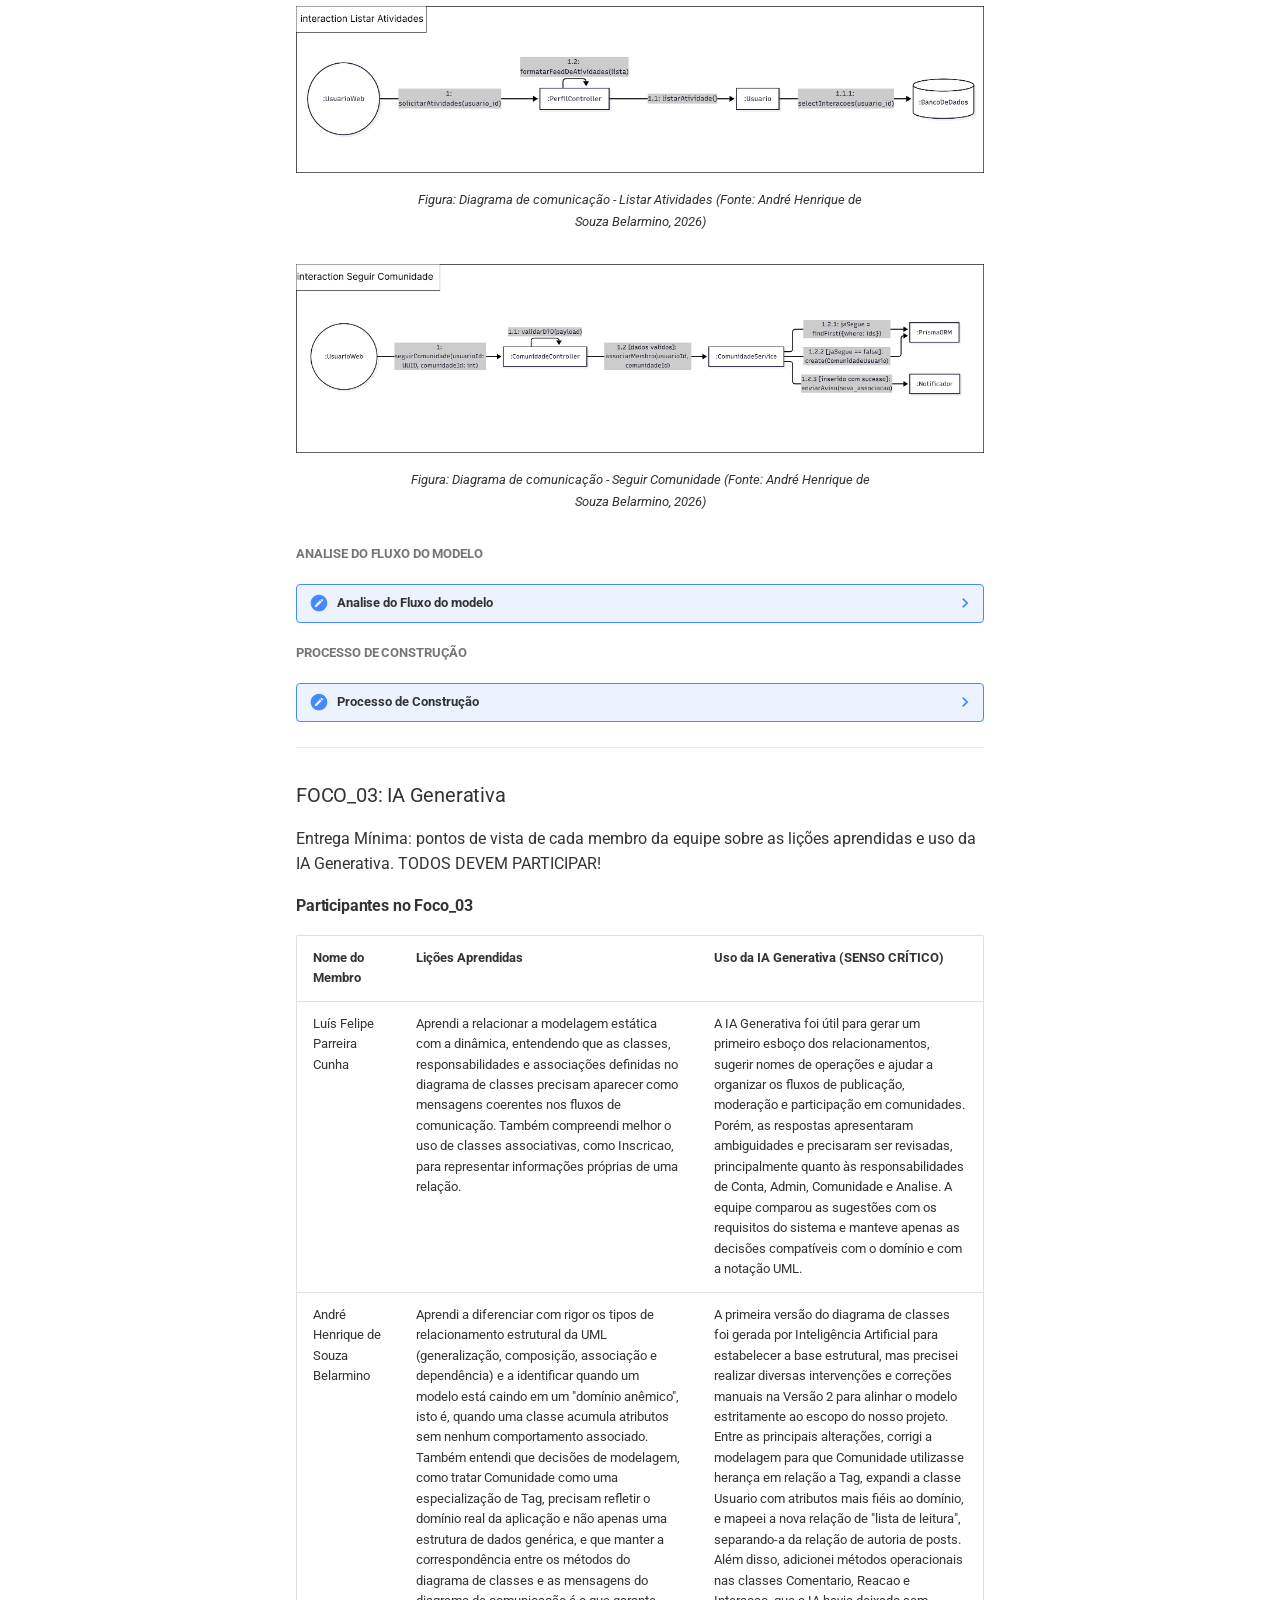
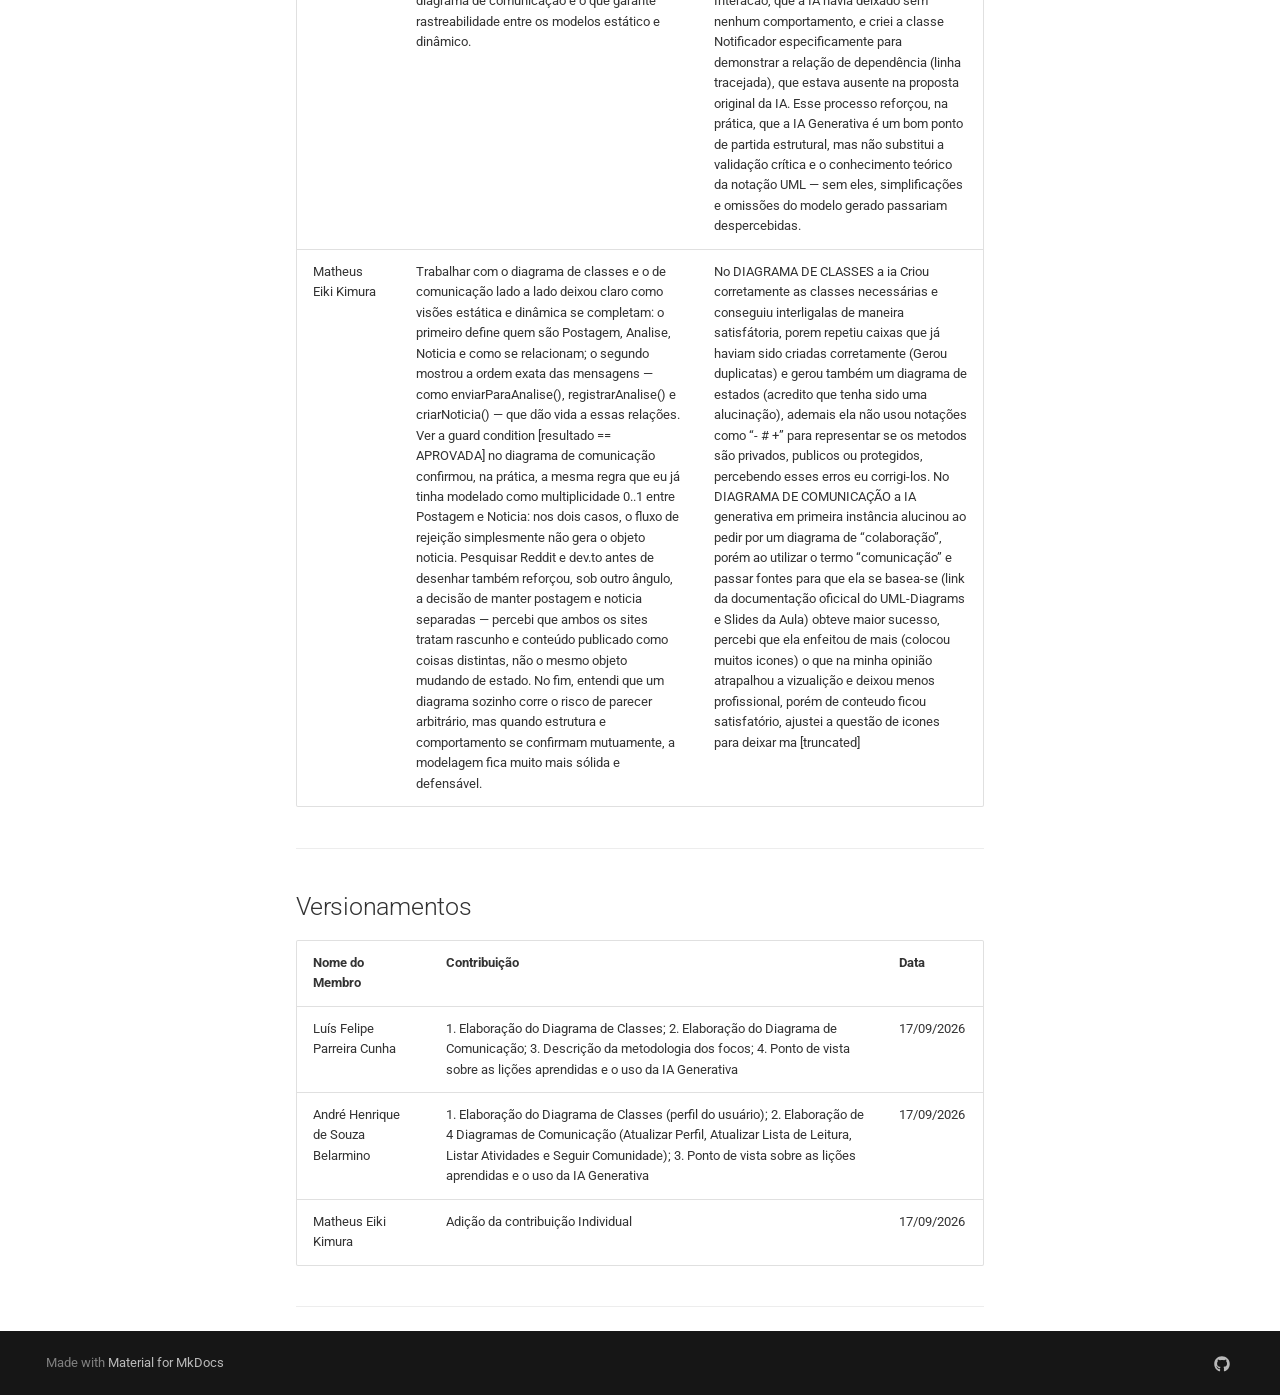
<file: Base/Relatórios/1.1.2.SubEquipe_02/index.html>
<!doctype html>
<html lang="en" class="no-js">
  <head>
    
      <meta charset="utf-8">
      <meta name="viewport" content="width=device-width,initial-scale=1">
      
      
      
        <link rel="canonical" href="https://unbarqdsw2026-2-turma01.github.io/2026.2-T01-_G3_ProjetoPortalNoticias_Entrega_02/Base/Relat%C3%B3rios/1.1.2.SubEquipe_02/">
      
      
        <link rel="prev" href="../SubEquipe_01_pacotes_IA/pacotesIA/">
      
      
        <link rel="next" href="../1.1.3.SubEquipe_03/">
      
      
      <link rel="icon" href="../../../assets/images/favicon.png">
      <meta name="generator" content="mkdocs-1.6.1, mkdocs-material-9.6.18">
    
    
      
        <title>1.1.2. SubEquipe 02 - Portal de Noticias Burburinho - Grupo 3</title>
      
    
    
      <link rel="stylesheet" href="../../../assets/stylesheets/main.7e37652d.min.css">
      
        
        <link rel="stylesheet" href="../../../assets/stylesheets/palette.06af60db.min.css">
      
      


    
    
      
    
    
      
        
        
        <link rel="preconnect" href="https://fonts.gstatic.com" crossorigin>
        <link rel="stylesheet" href="https://fonts.googleapis.com/css?family=Roboto:300,300i,400,400i,700,700i%7CRoboto+Mono:400,400i,700,700i&display=fallback">
        <style>:root{--md-text-font:"Roboto";--md-code-font:"Roboto Mono"}</style>
      
    
    
      <link rel="stylesheet" href="../../../stylesheets/custom.css">
    
    <script>__md_scope=new URL("../../..",location),__md_hash=e=>[...e].reduce(((e,_)=>(e<<5)-e+_.charCodeAt(0)),0),__md_get=(e,_=localStorage,t=__md_scope)=>JSON.parse(_.getItem(t.pathname+"."+e)),__md_set=(e,_,t=localStorage,a=__md_scope)=>{try{t.setItem(a.pathname+"."+e,JSON.stringify(_))}catch(e){}}</script>
    
      

    
    
    
  </head>
  
  
    
    
      
    
    
    
    
    <body dir="ltr" data-md-color-scheme="default" data-md-color-primary="indigo" data-md-color-accent="indigo">
  
    
    <input class="md-toggle" data-md-toggle="drawer" type="checkbox" id="__drawer" autocomplete="off">
    <input class="md-toggle" data-md-toggle="search" type="checkbox" id="__search" autocomplete="off">
    <label class="md-overlay" for="__drawer"></label>
    <div data-md-component="skip">
      
        
        <a href="#subequipe_02" class="md-skip">
          Skip to content
        </a>
      
    </div>
    <div data-md-component="announce">
      
    </div>
    
    
      

<header class="md-header" data-md-component="header">
  <nav class="md-header__inner md-grid" aria-label="Header">
    <a href="../../.." title="Portal de Noticias Burburinho - Grupo 3" class="md-header__button md-logo" aria-label="Portal de Noticias Burburinho - Grupo 3" data-md-component="logo">
      
  <img src="../../../assets/SapoBurburinho.svg" alt="logo">

    </a>
    <label class="md-header__button md-icon" for="__drawer">
      
      <svg xmlns="http://www.w3.org/2000/svg" viewBox="0 0 24 24"><path d="M3 6h18v2H3zm0 5h18v2H3zm0 5h18v2H3z"/></svg>
    </label>
    <div class="md-header__title" data-md-component="header-title">
      <div class="md-header__ellipsis">
        <div class="md-header__topic">
          <span class="md-ellipsis">
            Portal de Noticias Burburinho - Grupo 3
          </span>
        </div>
        <div class="md-header__topic" data-md-component="header-topic">
          <span class="md-ellipsis">
            
              1.1.2. SubEquipe 02
            
          </span>
        </div>
      </div>
    </div>
    
      
        <form class="md-header__option" data-md-component="palette">
  
    
    
    
    <input class="md-option" data-md-color-media="(prefers-color-scheme)" data-md-color-scheme="default" data-md-color-primary="indigo" data-md-color-accent="indigo"  aria-label="Usar preferencia do sistema"  type="radio" name="__palette" id="__palette_0">
    
      <label class="md-header__button md-icon" title="Usar preferencia do sistema" for="__palette_1" hidden>
        <svg xmlns="http://www.w3.org/2000/svg" viewBox="0 0 24 24"><path d="m14.3 16-.7-2h-3.2l-.7 2H7.8L11 7h2l3.2 9zM20 8.69V4h-4.69L12 .69 8.69 4H4v4.69L.69 12 4 15.31V20h4.69L12 23.31 15.31 20H20v-4.69L23.31 12zm-9.15 3.96h2.3L12 9z"/></svg>
      </label>
    
  
    
    
    
    <input class="md-option" data-md-color-media="(prefers-color-scheme: light)" data-md-color-scheme="default" data-md-color-primary="custom" data-md-color-accent="custom"  aria-label="Mudar para o modo escuro"  type="radio" name="__palette" id="__palette_1">
    
      <label class="md-header__button md-icon" title="Mudar para o modo escuro" for="__palette_2" hidden>
        <svg xmlns="http://www.w3.org/2000/svg" viewBox="0 0 24 24"><path d="M12 8a4 4 0 0 0-4 4 4 4 0 0 0 4 4 4 4 0 0 0 4-4 4 4 0 0 0-4-4m0 10a6 6 0 0 1-6-6 6 6 0 0 1 6-6 6 6 0 0 1 6 6 6 6 0 0 1-6 6m8-9.31V4h-4.69L12 .69 8.69 4H4v4.69L.69 12 4 15.31V20h4.69L12 23.31 15.31 20H20v-4.69L23.31 12z"/></svg>
      </label>
    
  
    
    
    
    <input class="md-option" data-md-color-media="(prefers-color-scheme: dark)" data-md-color-scheme="slate" data-md-color-primary="custom" data-md-color-accent="custom"  aria-label="Mudar para o modo claro"  type="radio" name="__palette" id="__palette_2">
    
      <label class="md-header__button md-icon" title="Mudar para o modo claro" for="__palette_0" hidden>
        <svg xmlns="http://www.w3.org/2000/svg" viewBox="0 0 24 24"><path d="M12 18c-.89 0-1.74-.2-2.5-.55C11.56 16.5 13 14.42 13 12s-1.44-4.5-3.5-5.45C10.26 6.2 11.11 6 12 6a6 6 0 0 1 6 6 6 6 0 0 1-6 6m8-9.31V4h-4.69L12 .69 8.69 4H4v4.69L.69 12 4 15.31V20h4.69L12 23.31 15.31 20H20v-4.69L23.31 12z"/></svg>
      </label>
    
  
</form>
      
    
    
      <script>var palette=__md_get("__palette");if(palette&&palette.color){if("(prefers-color-scheme)"===palette.color.media){var media=matchMedia("(prefers-color-scheme: light)"),input=document.querySelector(media.matches?"[data-md-color-media='(prefers-color-scheme: light)']":"[data-md-color-media='(prefers-color-scheme: dark)']");palette.color.media=input.getAttribute("data-md-color-media"),palette.color.scheme=input.getAttribute("data-md-color-scheme"),palette.color.primary=input.getAttribute("data-md-color-primary"),palette.color.accent=input.getAttribute("data-md-color-accent")}for(var[key,value]of Object.entries(palette.color))document.body.setAttribute("data-md-color-"+key,value)}</script>
    
    
    
      
      
        <label class="md-header__button md-icon" for="__search">
          
          <svg xmlns="http://www.w3.org/2000/svg" viewBox="0 0 24 24"><path d="M9.5 3A6.5 6.5 0 0 1 16 9.5c0 1.61-.59 3.09-1.56 4.23l.27.27h.79l5 5-1.5 1.5-5-5v-.79l-.27-.27A6.52 6.52 0 0 1 9.5 16 6.5 6.5 0 0 1 3 9.5 6.5 6.5 0 0 1 9.5 3m0 2C7 5 5 7 5 9.5S7 14 9.5 14 14 12 14 9.5 12 5 9.5 5"/></svg>
        </label>
        <div class="md-search" data-md-component="search" role="dialog">
  <label class="md-search__overlay" for="__search"></label>
  <div class="md-search__inner" role="search">
    <form class="md-search__form" name="search">
      <input type="text" class="md-search__input" name="query" aria-label="Search" placeholder="Search" autocapitalize="off" autocorrect="off" autocomplete="off" spellcheck="false" data-md-component="search-query" required>
      <label class="md-search__icon md-icon" for="__search">
        
        <svg xmlns="http://www.w3.org/2000/svg" viewBox="0 0 24 24"><path d="M9.5 3A6.5 6.5 0 0 1 16 9.5c0 1.61-.59 3.09-1.56 4.23l.27.27h.79l5 5-1.5 1.5-5-5v-.79l-.27-.27A6.52 6.52 0 0 1 9.5 16 6.5 6.5 0 0 1 3 9.5 6.5 6.5 0 0 1 9.5 3m0 2C7 5 5 7 5 9.5S7 14 9.5 14 14 12 14 9.5 12 5 9.5 5"/></svg>
        
        <svg xmlns="http://www.w3.org/2000/svg" viewBox="0 0 24 24"><path d="M20 11v2H8l5.5 5.5-1.42 1.42L4.16 12l7.92-7.92L13.5 5.5 8 11z"/></svg>
      </label>
      <nav class="md-search__options" aria-label="Search">
        
        <button type="reset" class="md-search__icon md-icon" title="Clear" aria-label="Clear" tabindex="-1">
          
          <svg xmlns="http://www.w3.org/2000/svg" viewBox="0 0 24 24"><path d="M19 6.41 17.59 5 12 10.59 6.41 5 5 6.41 10.59 12 5 17.59 6.41 19 12 13.41 17.59 19 19 17.59 13.41 12z"/></svg>
        </button>
      </nav>
      
    </form>
    <div class="md-search__output">
      <div class="md-search__scrollwrap" tabindex="0" data-md-scrollfix>
        <div class="md-search-result" data-md-component="search-result">
          <div class="md-search-result__meta">
            Initializing search
          </div>
          <ol class="md-search-result__list" role="presentation"></ol>
        </div>
      </div>
    </div>
  </div>
</div>
      
    
    
      <div class="md-header__source">
        <a href="https://github.com/UnBArqDsw2026-2-Turma01/2026.2-T01-_G3_ProjetoPortalNoticias_Entrega_02" title="Go to repository" class="md-source" data-md-component="source">
  <div class="md-source__icon md-icon">
    
    <svg xmlns="http://www.w3.org/2000/svg" viewBox="0 0 448 512"><!--! Font Awesome Free 7.0.0 by @fontawesome - https://fontawesome.com License - https://fontawesome.com/license/free (Icons: CC BY 4.0, Fonts: SIL OFL 1.1, Code: MIT License) Copyright 2025 Fonticons, Inc.--><path fill="currentColor" d="M439.6 236.1 244 40.5c-5.4-5.5-12.8-8.5-20.4-8.5s-15 3-20.4 8.4L162.5 81l51.5 51.5c27.1-9.1 52.7 16.8 43.4 43.7l49.7 49.7c34.2-11.8 61.2 31 35.5 56.7-26.5 26.5-70.2-2.9-56-37.3L240.3 199v121.9c25.3 12.5 22.3 41.8 9.1 55-6.4 6.4-15.2 10.1-24.3 10.1s-17.8-3.6-24.3-10.1c-17.6-17.6-11.1-46.9 11.2-56v-123c-20.8-8.5-24.6-30.7-18.6-45L142.6 101 8.5 235.1C3 240.6 0 247.9 0 255.5s3 15 8.5 20.4l195.6 195.7c5.4 5.4 12.7 8.4 20.4 8.4s15-3 20.4-8.4l194.7-194.7c5.4-5.4 8.4-12.8 8.4-20.4s-3-15-8.4-20.4"/></svg>
  </div>
  <div class="md-source__repository">
    GitHub
  </div>
</a>
      </div>
    
  </nav>
  
</header>
    
    <div class="md-container" data-md-component="container">
      
      
        
          
            
<nav class="md-tabs" aria-label="Tabs" data-md-component="tabs">
  <div class="md-grid">
    <ul class="md-tabs__list">
      
        
  
  
  
  
    <li class="md-tabs__item">
      <a href="../../.." class="md-tabs__link">
        
  
  
    
  
  Apresentacao

      </a>
    </li>
  

      
        
  
  
  
  
    
    
      <li class="md-tabs__item">
        <a href="../../../Projeto/Projeto/" class="md-tabs__link">
          
  
  
  Projeto

        </a>
      </li>
    
  

      
        
  
  
  
    
  
  
    
    
      <li class="md-tabs__item md-tabs__item--active">
        <a href="../../1.Modelagem/" class="md-tabs__link">
          
  
  
  1. Desenho de Software (Modelagem)

        </a>
      </li>
    
  

      
    </ul>
  </div>
</nav>
          
        
      
      <main class="md-main" data-md-component="main">
        <div class="md-main__inner md-grid">
          
            
              
              <div class="md-sidebar md-sidebar--primary" data-md-component="sidebar" data-md-type="navigation" >
                <div class="md-sidebar__scrollwrap">
                  <div class="md-sidebar__inner">
                    


  


<nav class="md-nav md-nav--primary md-nav--lifted" aria-label="Navigation" data-md-level="0">
  <label class="md-nav__title" for="__drawer">
    <a href="../../.." title="Portal de Noticias Burburinho - Grupo 3" class="md-nav__button md-logo" aria-label="Portal de Noticias Burburinho - Grupo 3" data-md-component="logo">
      
  <img src="../../../assets/SapoBurburinho.svg" alt="logo">

    </a>
    Portal de Noticias Burburinho - Grupo 3
  </label>
  
    <div class="md-nav__source">
      <a href="https://github.com/UnBArqDsw2026-2-Turma01/2026.2-T01-_G3_ProjetoPortalNoticias_Entrega_02" title="Go to repository" class="md-source" data-md-component="source">
  <div class="md-source__icon md-icon">
    
    <svg xmlns="http://www.w3.org/2000/svg" viewBox="0 0 448 512"><!--! Font Awesome Free 7.0.0 by @fontawesome - https://fontawesome.com License - https://fontawesome.com/license/free (Icons: CC BY 4.0, Fonts: SIL OFL 1.1, Code: MIT License) Copyright 2025 Fonticons, Inc.--><path fill="currentColor" d="M439.6 236.1 244 40.5c-5.4-5.5-12.8-8.5-20.4-8.5s-15 3-20.4 8.4L162.5 81l51.5 51.5c27.1-9.1 52.7 16.8 43.4 43.7l49.7 49.7c34.2-11.8 61.2 31 35.5 56.7-26.5 26.5-70.2-2.9-56-37.3L240.3 199v121.9c25.3 12.5 22.3 41.8 9.1 55-6.4 6.4-15.2 10.1-24.3 10.1s-17.8-3.6-24.3-10.1c-17.6-17.6-11.1-46.9 11.2-56v-123c-20.8-8.5-24.6-30.7-18.6-45L142.6 101 8.5 235.1C3 240.6 0 247.9 0 255.5s3 15 8.5 20.4l195.6 195.7c5.4 5.4 12.7 8.4 20.4 8.4s15-3 20.4-8.4l194.7-194.7c5.4-5.4 8.4-12.8 8.4-20.4s-3-15-8.4-20.4"/></svg>
  </div>
  <div class="md-source__repository">
    GitHub
  </div>
</a>
    </div>
  
  <ul class="md-nav__list" data-md-scrollfix>
    
      
      
  
  
  
  
    <li class="md-nav__item">
      <a href="../../.." class="md-nav__link">
        
  
  
  <span class="md-ellipsis">
    Apresentacao
    
  </span>
  

      </a>
    </li>
  

    
      
      
  
  
  
  
    
    
    
    
      
      
    
    
    <li class="md-nav__item md-nav__item--nested">
      
        
        
        <input class="md-nav__toggle md-toggle " type="checkbox" id="__nav_2" >
        
          
          <label class="md-nav__link" for="__nav_2" id="__nav_2_label" tabindex="0">
            
  
  
  <span class="md-ellipsis">
    Projeto
    
  </span>
  

            <span class="md-nav__icon md-icon"></span>
          </label>
        
        <nav class="md-nav" data-md-level="1" aria-labelledby="__nav_2_label" aria-expanded="false">
          <label class="md-nav__title" for="__nav_2">
            <span class="md-nav__icon md-icon"></span>
            Projeto
          </label>
          <ul class="md-nav__list" data-md-scrollfix>
            
              
                
  
  
  
  
    <li class="md-nav__item">
      <a href="../../../Projeto/Projeto/" class="md-nav__link">
        
  
  
  <span class="md-ellipsis">
    Projeto
    
  </span>
  

      </a>
    </li>
  

              
            
          </ul>
        </nav>
      
    </li>
  

    
      
      
  
  
    
  
  
  
    
    
    
    
      
        
        
      
      
    
    
    <li class="md-nav__item md-nav__item--active md-nav__item--section md-nav__item--nested">
      
        
        
        <input class="md-nav__toggle md-toggle " type="checkbox" id="__nav_3" checked>
        
          
          <label class="md-nav__link" for="__nav_3" id="__nav_3_label" tabindex="">
            
  
  
  <span class="md-ellipsis">
    1. Desenho de Software (Modelagem)
    
  </span>
  

            <span class="md-nav__icon md-icon"></span>
          </label>
        
        <nav class="md-nav" data-md-level="1" aria-labelledby="__nav_3_label" aria-expanded="true">
          <label class="md-nav__title" for="__nav_3">
            <span class="md-nav__icon md-icon"></span>
            1. Desenho de Software (Modelagem)
          </label>
          <ul class="md-nav__list" data-md-scrollfix>
            
              
                
  
  
  
  
    <li class="md-nav__item">
      <a href="../../1.Modelagem/" class="md-nav__link">
        
  
  
  <span class="md-ellipsis">
    1. Modelagem
    
  </span>
  

      </a>
    </li>
  

              
            
              
                
  
  
    
  
  
  
    
    
    
    
      
      
    
    
    <li class="md-nav__item md-nav__item--active md-nav__item--nested">
      
        
        
        <input class="md-nav__toggle md-toggle " type="checkbox" id="__nav_3_2" checked>
        
          
          <label class="md-nav__link" for="__nav_3_2" id="__nav_3_2_label" tabindex="0">
            
  
  
  <span class="md-ellipsis">
    Relatorios
    
  </span>
  

            <span class="md-nav__icon md-icon"></span>
          </label>
        
        <nav class="md-nav" data-md-level="2" aria-labelledby="__nav_3_2_label" aria-expanded="true">
          <label class="md-nav__title" for="__nav_3_2">
            <span class="md-nav__icon md-icon"></span>
            Relatorios
          </label>
          <ul class="md-nav__list" data-md-scrollfix>
            
              
                
  
  
  
  
    
    
    
    
      
      
    
    
    <li class="md-nav__item md-nav__item--nested">
      
        
        
        <input class="md-nav__toggle md-toggle " type="checkbox" id="__nav_3_2_1" >
        
          
          <label class="md-nav__link" for="__nav_3_2_1" id="__nav_3_2_1_label" tabindex="0">
            
  
  
  <span class="md-ellipsis">
    1.1.1. SubEquipe 01
    
  </span>
  

            <span class="md-nav__icon md-icon"></span>
          </label>
        
        <nav class="md-nav" data-md-level="3" aria-labelledby="__nav_3_2_1_label" aria-expanded="false">
          <label class="md-nav__title" for="__nav_3_2_1">
            <span class="md-nav__icon md-icon"></span>
            1.1.1. SubEquipe 01
          </label>
          <ul class="md-nav__list" data-md-scrollfix>
            
              
                
  
  
  
  
    <li class="md-nav__item">
      <a href="../1.1.1.SubEquipe_01/" class="md-nav__link">
        
  
  
  <span class="md-ellipsis">
    1.1.1.1. SubEquipe 01
    
  </span>
  

      </a>
    </li>
  

              
            
              
                
  
  
  
  
    <li class="md-nav__item">
      <a href="../SubEquipe_01_pacotes_IA/pacotesIA/" class="md-nav__link">
        
  
  
  <span class="md-ellipsis">
    1.1.1.2. SubEquipe 01 - Pacotes IA
    
  </span>
  

      </a>
    </li>
  

              
            
          </ul>
        </nav>
      
    </li>
  

              
            
              
                
  
  
    
  
  
  
    <li class="md-nav__item md-nav__item--active">
      
      <input class="md-nav__toggle md-toggle" type="checkbox" id="__toc">
      
      
        
      
      
        <label class="md-nav__link md-nav__link--active" for="__toc">
          
  
  
  <span class="md-ellipsis">
    1.1.2. SubEquipe 02
    
  </span>
  

          <span class="md-nav__icon md-icon"></span>
        </label>
      
      <a href="./" class="md-nav__link md-nav__link--active">
        
  
  
  <span class="md-ellipsis">
    1.1.2. SubEquipe 02
    
  </span>
  

      </a>
      
        

<nav class="md-nav md-nav--secondary" aria-label="Table of contents">
  
  
  
    
  
  
    <label class="md-nav__title" for="__toc">
      <span class="md-nav__icon md-icon"></span>
      Table of contents
    </label>
    <ul class="md-nav__list" data-md-component="toc" data-md-scrollfix>
      
        <li class="md-nav__item">
  <a href="#focos-do-relatorio" class="md-nav__link">
    <span class="md-ellipsis">
      Focos do Relatório:
    </span>
  </a>
  
    <nav class="md-nav" aria-label="Focos do Relatório:">
      <ul class="md-nav__list">
        
          <li class="md-nav__item">
  <a href="#foco_01-modelagem-estatica" class="md-nav__link">
    <span class="md-ellipsis">
      FOCO_01: Modelagem Estática
    </span>
  </a>
  
    <nav class="md-nav" aria-label="FOCO_01: Modelagem Estática">
      <ul class="md-nav__list">
        
          <li class="md-nav__item">
  <a href="#participantes-no-foco_01" class="md-nav__link">
    <span class="md-ellipsis">
      Participantes no Foco_01
    </span>
  </a>
  
</li>
        
          <li class="md-nav__item">
  <a href="#metodologia-do-foco_01" class="md-nav__link">
    <span class="md-ellipsis">
      Metodologia do Foco_01
    </span>
  </a>
  
</li>
        
          <li class="md-nav__item">
  <a href="#diagrama-de-classes" class="md-nav__link">
    <span class="md-ellipsis">
      Diagrama de Classes
    </span>
  </a>
  
    <nav class="md-nav" aria-label="Diagrama de Classes">
      <ul class="md-nav__list">
        
          <li class="md-nav__item">
  <a href="#analise-do-fluxo-do-diagrama-consolidado" class="md-nav__link">
    <span class="md-ellipsis">
      Analise do Fluxo do diagrama consolidado
    </span>
  </a>
  
</li>
        
      </ul>
    </nav>
  
</li>
        
          <li class="md-nav__item">
  <a href="#foco-1-matheus-eiki-kimura" class="md-nav__link">
    <span class="md-ellipsis">
      Foco 1 - Matheus Eiki Kimura
    </span>
  </a>
  
    <nav class="md-nav" aria-label="Foco 1 - Matheus Eiki Kimura">
      <ul class="md-nav__list">
        
          <li class="md-nav__item">
  <a href="#diagrama-de-classes_1" class="md-nav__link">
    <span class="md-ellipsis">
      Diagrama de Classes
    </span>
  </a>
  
</li>
        
          <li class="md-nav__item">
  <a href="#processo-de-construcao" class="md-nav__link">
    <span class="md-ellipsis">
      Processo de Construção
    </span>
  </a>
  
</li>
        
          <li class="md-nav__item">
  <a href="#analise-do-fluxo-do-diagrama" class="md-nav__link">
    <span class="md-ellipsis">
      Analise do Fluxo do diagrama
    </span>
  </a>
  
</li>
        
          <li class="md-nav__item">
  <a href="#fontes" class="md-nav__link">
    <span class="md-ellipsis">
      Fontes
    </span>
  </a>
  
</li>
        
      </ul>
    </nav>
  
</li>
        
          <li class="md-nav__item">
  <a href="#foco-1-luis-felipe-parreira-cunha" class="md-nav__link">
    <span class="md-ellipsis">
      Foco 1 - Luís Felipe Parreira Cunha
    </span>
  </a>
  
    <nav class="md-nav" aria-label="Foco 1 - Luís Felipe Parreira Cunha">
      <ul class="md-nav__list">
        
          <li class="md-nav__item">
  <a href="#diagrama-de-classes_2" class="md-nav__link">
    <span class="md-ellipsis">
      Diagrama de Classes
    </span>
  </a>
  
</li>
        
          <li class="md-nav__item">
  <a href="#analise-do-fluxo-do-diagrama_1" class="md-nav__link">
    <span class="md-ellipsis">
      Analise do Fluxo do diagrama
    </span>
  </a>
  
</li>
        
          <li class="md-nav__item">
  <a href="#processo-de-construcao_1" class="md-nav__link">
    <span class="md-ellipsis">
      Processo de Construção
    </span>
  </a>
  
</li>
        
      </ul>
    </nav>
  
</li>
        
          <li class="md-nav__item">
  <a href="#foco-1-andre-henrique-de-souza-belarmino" class="md-nav__link">
    <span class="md-ellipsis">
      Foco 1 - André Henrique de Souza Belarmino
    </span>
  </a>
  
    <nav class="md-nav" aria-label="Foco 1 - André Henrique de Souza Belarmino">
      <ul class="md-nav__list">
        
          <li class="md-nav__item">
  <a href="#diagrama-de-classes_3" class="md-nav__link">
    <span class="md-ellipsis">
      Diagrama de Classes
    </span>
  </a>
  
</li>
        
          <li class="md-nav__item">
  <a href="#analise-do-fluxo-do-diagrama_2" class="md-nav__link">
    <span class="md-ellipsis">
      Analise do Fluxo do diagrama
    </span>
  </a>
  
</li>
        
          <li class="md-nav__item">
  <a href="#processo-de-construcao_2" class="md-nav__link">
    <span class="md-ellipsis">
      Processo de Construção
    </span>
  </a>
  
</li>
        
      </ul>
    </nav>
  
</li>
        
      </ul>
    </nav>
  
</li>
        
          <li class="md-nav__item">
  <a href="#foco_02-modelagem-dinamica" class="md-nav__link">
    <span class="md-ellipsis">
      FOCO_02: Modelagem Dinâmica
    </span>
  </a>
  
    <nav class="md-nav" aria-label="FOCO_02: Modelagem Dinâmica">
      <ul class="md-nav__list">
        
          <li class="md-nav__item">
  <a href="#participantes-no-foco_02" class="md-nav__link">
    <span class="md-ellipsis">
      Participantes no Foco_02
    </span>
  </a>
  
</li>
        
          <li class="md-nav__item">
  <a href="#metodologia-do-foco_02" class="md-nav__link">
    <span class="md-ellipsis">
      Metodologia do Foco_02
    </span>
  </a>
  
</li>
        
          <li class="md-nav__item">
  <a href="#modelo-dinamico" class="md-nav__link">
    <span class="md-ellipsis">
      Modelo Dinâmico
    </span>
  </a>
  
    <nav class="md-nav" aria-label="Modelo Dinâmico">
      <ul class="md-nav__list">
        
          <li class="md-nav__item">
  <a href="#diagrama-de-comunicacao-publicacao-de-postagem" class="md-nav__link">
    <span class="md-ellipsis">
      Diagrama de Comunicação - Publicação de Postagem
    </span>
  </a>
  
</li>
        
          <li class="md-nav__item">
  <a href="#diagrama-de-comunicacao-perfil-e-atividades" class="md-nav__link">
    <span class="md-ellipsis">
      Diagrama de Comunicação - Perfil e Atividades
    </span>
  </a>
  
</li>
        
          <li class="md-nav__item">
  <a href="#diagrama-de-comunicacao-seguir-comunidade" class="md-nav__link">
    <span class="md-ellipsis">
      Diagrama de Comunicação - Seguir Comunidade
    </span>
  </a>
  
</li>
        
          <li class="md-nav__item">
  <a href="#analise-dos-fluxos-do-subgrupo" class="md-nav__link">
    <span class="md-ellipsis">
      Analise dos Fluxos do subgrupo
    </span>
  </a>
  
</li>
        
          <li class="md-nav__item">
  <a href="#fontes-e-comprobatorios-do-foco_02" class="md-nav__link">
    <span class="md-ellipsis">
      Fontes e comprobatórios do Foco_02
    </span>
  </a>
  
</li>
        
      </ul>
    </nav>
  
</li>
        
          <li class="md-nav__item">
  <a href="#foco-2-luis-felipe-parreira-cunha" class="md-nav__link">
    <span class="md-ellipsis">
      Foco 2 - Luís Felipe Parreira Cunha
    </span>
  </a>
  
    <nav class="md-nav" aria-label="Foco 2 - Luís Felipe Parreira Cunha">
      <ul class="md-nav__list">
        
          <li class="md-nav__item">
  <a href="#modelo-dinamico_1" class="md-nav__link">
    <span class="md-ellipsis">
      Modelo Dinâmico
    </span>
  </a>
  
</li>
        
          <li class="md-nav__item">
  <a href="#processo-de-construcao_3" class="md-nav__link">
    <span class="md-ellipsis">
      Processo de Construção
    </span>
  </a>
  
</li>
        
          <li class="md-nav__item">
  <a href="#analise-do-fluxo-do-diagrama_3" class="md-nav__link">
    <span class="md-ellipsis">
      Analise do Fluxo do diagrama
    </span>
  </a>
  
</li>
        
      </ul>
    </nav>
  
</li>
        
          <li class="md-nav__item">
  <a href="#foco-2-matheus-eiki-kimura" class="md-nav__link">
    <span class="md-ellipsis">
      Foco 2 - Matheus Eiki Kimura
    </span>
  </a>
  
    <nav class="md-nav" aria-label="Foco 2 - Matheus Eiki Kimura">
      <ul class="md-nav__list">
        
          <li class="md-nav__item">
  <a href="#diagrama-de-comunicacao" class="md-nav__link">
    <span class="md-ellipsis">
      Diagrama de Comunicação
    </span>
  </a>
  
</li>
        
          <li class="md-nav__item">
  <a href="#processo-de-construcao_4" class="md-nav__link">
    <span class="md-ellipsis">
      Processo de Construção
    </span>
  </a>
  
</li>
        
          <li class="md-nav__item">
  <a href="#analise-do-fluxo-do-diagrama_4" class="md-nav__link">
    <span class="md-ellipsis">
      Analise do Fluxo do diagrama
    </span>
  </a>
  
</li>
        
          <li class="md-nav__item">
  <a href="#fontes_1" class="md-nav__link">
    <span class="md-ellipsis">
      Fontes
    </span>
  </a>
  
</li>
        
      </ul>
    </nav>
  
</li>
        
          <li class="md-nav__item">
  <a href="#foco-2-andre-henrique-de-souza-belarmino" class="md-nav__link">
    <span class="md-ellipsis">
      Foco 2 - André Henrique de Souza Belarmino
    </span>
  </a>
  
    <nav class="md-nav" aria-label="Foco 2 - André Henrique de Souza Belarmino">
      <ul class="md-nav__list">
        
          <li class="md-nav__item">
  <a href="#modelo-dinamico_2" class="md-nav__link">
    <span class="md-ellipsis">
      Modelo Dinâmico
    </span>
  </a>
  
</li>
        
          <li class="md-nav__item">
  <a href="#analise-do-fluxo-do-modelo" class="md-nav__link">
    <span class="md-ellipsis">
      Analise do Fluxo do modelo
    </span>
  </a>
  
</li>
        
          <li class="md-nav__item">
  <a href="#processo-de-construcao_5" class="md-nav__link">
    <span class="md-ellipsis">
      Processo de Construção
    </span>
  </a>
  
</li>
        
      </ul>
    </nav>
  
</li>
        
      </ul>
    </nav>
  
</li>
        
          <li class="md-nav__item">
  <a href="#foco_03-ia-generativa" class="md-nav__link">
    <span class="md-ellipsis">
      FOCO_03: IA Generativa
    </span>
  </a>
  
    <nav class="md-nav" aria-label="FOCO_03: IA Generativa">
      <ul class="md-nav__list">
        
          <li class="md-nav__item">
  <a href="#participantes-no-foco_03" class="md-nav__link">
    <span class="md-ellipsis">
      Participantes no Foco_03
    </span>
  </a>
  
</li>
        
      </ul>
    </nav>
  
</li>
        
      </ul>
    </nav>
  
</li>
      
        <li class="md-nav__item">
  <a href="#versionamentos" class="md-nav__link">
    <span class="md-ellipsis">
      Versionamentos
    </span>
  </a>
  
</li>
      
    </ul>
  
</nav>
      
    </li>
  

              
            
              
                
  
  
  
  
    <li class="md-nav__item">
      <a href="../1.1.3.SubEquipe_03/" class="md-nav__link">
        
  
  
  <span class="md-ellipsis">
    1.1.3. SubEquipe 03
    
  </span>
  

      </a>
    </li>
  

              
            
          </ul>
        </nav>
      
    </li>
  

              
            
              
                
  
  
  
  
    <li class="md-nav__item">
      <a href="../../1.2.ParticipacoesModelagem/" class="md-nav__link">
        
  
  
  <span class="md-ellipsis">
    1.2. Participacoes - Modelagem
    
  </span>
  

      </a>
    </li>
  

              
            
              
                
  
  
  
  
    <li class="md-nav__item">
      <a href="../../1.3.IniciativasExtras/" class="md-nav__link">
        
  
  
  <span class="md-ellipsis">
    1.3. Iniciativas Extras - Modelagem
    
  </span>
  

      </a>
    </li>
  

              
            
          </ul>
        </nav>
      
    </li>
  

    
  </ul>
</nav>
                  </div>
                </div>
              </div>
            
            
              
              <div class="md-sidebar md-sidebar--secondary" data-md-component="sidebar" data-md-type="toc" >
                <div class="md-sidebar__scrollwrap">
                  <div class="md-sidebar__inner">
                    

<nav class="md-nav md-nav--secondary" aria-label="Table of contents">
  
  
  
    
  
  
    <label class="md-nav__title" for="__toc">
      <span class="md-nav__icon md-icon"></span>
      Table of contents
    </label>
    <ul class="md-nav__list" data-md-component="toc" data-md-scrollfix>
      
        <li class="md-nav__item">
  <a href="#focos-do-relatorio" class="md-nav__link">
    <span class="md-ellipsis">
      Focos do Relatório:
    </span>
  </a>
  
    <nav class="md-nav" aria-label="Focos do Relatório:">
      <ul class="md-nav__list">
        
          <li class="md-nav__item">
  <a href="#foco_01-modelagem-estatica" class="md-nav__link">
    <span class="md-ellipsis">
      FOCO_01: Modelagem Estática
    </span>
  </a>
  
    <nav class="md-nav" aria-label="FOCO_01: Modelagem Estática">
      <ul class="md-nav__list">
        
          <li class="md-nav__item">
  <a href="#participantes-no-foco_01" class="md-nav__link">
    <span class="md-ellipsis">
      Participantes no Foco_01
    </span>
  </a>
  
</li>
        
          <li class="md-nav__item">
  <a href="#metodologia-do-foco_01" class="md-nav__link">
    <span class="md-ellipsis">
      Metodologia do Foco_01
    </span>
  </a>
  
</li>
        
          <li class="md-nav__item">
  <a href="#diagrama-de-classes" class="md-nav__link">
    <span class="md-ellipsis">
      Diagrama de Classes
    </span>
  </a>
  
    <nav class="md-nav" aria-label="Diagrama de Classes">
      <ul class="md-nav__list">
        
          <li class="md-nav__item">
  <a href="#analise-do-fluxo-do-diagrama-consolidado" class="md-nav__link">
    <span class="md-ellipsis">
      Analise do Fluxo do diagrama consolidado
    </span>
  </a>
  
</li>
        
      </ul>
    </nav>
  
</li>
        
          <li class="md-nav__item">
  <a href="#foco-1-matheus-eiki-kimura" class="md-nav__link">
    <span class="md-ellipsis">
      Foco 1 - Matheus Eiki Kimura
    </span>
  </a>
  
    <nav class="md-nav" aria-label="Foco 1 - Matheus Eiki Kimura">
      <ul class="md-nav__list">
        
          <li class="md-nav__item">
  <a href="#diagrama-de-classes_1" class="md-nav__link">
    <span class="md-ellipsis">
      Diagrama de Classes
    </span>
  </a>
  
</li>
        
          <li class="md-nav__item">
  <a href="#processo-de-construcao" class="md-nav__link">
    <span class="md-ellipsis">
      Processo de Construção
    </span>
  </a>
  
</li>
        
          <li class="md-nav__item">
  <a href="#analise-do-fluxo-do-diagrama" class="md-nav__link">
    <span class="md-ellipsis">
      Analise do Fluxo do diagrama
    </span>
  </a>
  
</li>
        
          <li class="md-nav__item">
  <a href="#fontes" class="md-nav__link">
    <span class="md-ellipsis">
      Fontes
    </span>
  </a>
  
</li>
        
      </ul>
    </nav>
  
</li>
        
          <li class="md-nav__item">
  <a href="#foco-1-luis-felipe-parreira-cunha" class="md-nav__link">
    <span class="md-ellipsis">
      Foco 1 - Luís Felipe Parreira Cunha
    </span>
  </a>
  
    <nav class="md-nav" aria-label="Foco 1 - Luís Felipe Parreira Cunha">
      <ul class="md-nav__list">
        
          <li class="md-nav__item">
  <a href="#diagrama-de-classes_2" class="md-nav__link">
    <span class="md-ellipsis">
      Diagrama de Classes
    </span>
  </a>
  
</li>
        
          <li class="md-nav__item">
  <a href="#analise-do-fluxo-do-diagrama_1" class="md-nav__link">
    <span class="md-ellipsis">
      Analise do Fluxo do diagrama
    </span>
  </a>
  
</li>
        
          <li class="md-nav__item">
  <a href="#processo-de-construcao_1" class="md-nav__link">
    <span class="md-ellipsis">
      Processo de Construção
    </span>
  </a>
  
</li>
        
      </ul>
    </nav>
  
</li>
        
          <li class="md-nav__item">
  <a href="#foco-1-andre-henrique-de-souza-belarmino" class="md-nav__link">
    <span class="md-ellipsis">
      Foco 1 - André Henrique de Souza Belarmino
    </span>
  </a>
  
    <nav class="md-nav" aria-label="Foco 1 - André Henrique de Souza Belarmino">
      <ul class="md-nav__list">
        
          <li class="md-nav__item">
  <a href="#diagrama-de-classes_3" class="md-nav__link">
    <span class="md-ellipsis">
      Diagrama de Classes
    </span>
  </a>
  
</li>
        
          <li class="md-nav__item">
  <a href="#analise-do-fluxo-do-diagrama_2" class="md-nav__link">
    <span class="md-ellipsis">
      Analise do Fluxo do diagrama
    </span>
  </a>
  
</li>
        
          <li class="md-nav__item">
  <a href="#processo-de-construcao_2" class="md-nav__link">
    <span class="md-ellipsis">
      Processo de Construção
    </span>
  </a>
  
</li>
        
      </ul>
    </nav>
  
</li>
        
      </ul>
    </nav>
  
</li>
        
          <li class="md-nav__item">
  <a href="#foco_02-modelagem-dinamica" class="md-nav__link">
    <span class="md-ellipsis">
      FOCO_02: Modelagem Dinâmica
    </span>
  </a>
  
    <nav class="md-nav" aria-label="FOCO_02: Modelagem Dinâmica">
      <ul class="md-nav__list">
        
          <li class="md-nav__item">
  <a href="#participantes-no-foco_02" class="md-nav__link">
    <span class="md-ellipsis">
      Participantes no Foco_02
    </span>
  </a>
  
</li>
        
          <li class="md-nav__item">
  <a href="#metodologia-do-foco_02" class="md-nav__link">
    <span class="md-ellipsis">
      Metodologia do Foco_02
    </span>
  </a>
  
</li>
        
          <li class="md-nav__item">
  <a href="#modelo-dinamico" class="md-nav__link">
    <span class="md-ellipsis">
      Modelo Dinâmico
    </span>
  </a>
  
    <nav class="md-nav" aria-label="Modelo Dinâmico">
      <ul class="md-nav__list">
        
          <li class="md-nav__item">
  <a href="#diagrama-de-comunicacao-publicacao-de-postagem" class="md-nav__link">
    <span class="md-ellipsis">
      Diagrama de Comunicação - Publicação de Postagem
    </span>
  </a>
  
</li>
        
          <li class="md-nav__item">
  <a href="#diagrama-de-comunicacao-perfil-e-atividades" class="md-nav__link">
    <span class="md-ellipsis">
      Diagrama de Comunicação - Perfil e Atividades
    </span>
  </a>
  
</li>
        
          <li class="md-nav__item">
  <a href="#diagrama-de-comunicacao-seguir-comunidade" class="md-nav__link">
    <span class="md-ellipsis">
      Diagrama de Comunicação - Seguir Comunidade
    </span>
  </a>
  
</li>
        
          <li class="md-nav__item">
  <a href="#analise-dos-fluxos-do-subgrupo" class="md-nav__link">
    <span class="md-ellipsis">
      Analise dos Fluxos do subgrupo
    </span>
  </a>
  
</li>
        
          <li class="md-nav__item">
  <a href="#fontes-e-comprobatorios-do-foco_02" class="md-nav__link">
    <span class="md-ellipsis">
      Fontes e comprobatórios do Foco_02
    </span>
  </a>
  
</li>
        
      </ul>
    </nav>
  
</li>
        
          <li class="md-nav__item">
  <a href="#foco-2-luis-felipe-parreira-cunha" class="md-nav__link">
    <span class="md-ellipsis">
      Foco 2 - Luís Felipe Parreira Cunha
    </span>
  </a>
  
    <nav class="md-nav" aria-label="Foco 2 - Luís Felipe Parreira Cunha">
      <ul class="md-nav__list">
        
          <li class="md-nav__item">
  <a href="#modelo-dinamico_1" class="md-nav__link">
    <span class="md-ellipsis">
      Modelo Dinâmico
    </span>
  </a>
  
</li>
        
          <li class="md-nav__item">
  <a href="#processo-de-construcao_3" class="md-nav__link">
    <span class="md-ellipsis">
      Processo de Construção
    </span>
  </a>
  
</li>
        
          <li class="md-nav__item">
  <a href="#analise-do-fluxo-do-diagrama_3" class="md-nav__link">
    <span class="md-ellipsis">
      Analise do Fluxo do diagrama
    </span>
  </a>
  
</li>
        
      </ul>
    </nav>
  
</li>
        
          <li class="md-nav__item">
  <a href="#foco-2-matheus-eiki-kimura" class="md-nav__link">
    <span class="md-ellipsis">
      Foco 2 - Matheus Eiki Kimura
    </span>
  </a>
  
    <nav class="md-nav" aria-label="Foco 2 - Matheus Eiki Kimura">
      <ul class="md-nav__list">
        
          <li class="md-nav__item">
  <a href="#diagrama-de-comunicacao" class="md-nav__link">
    <span class="md-ellipsis">
      Diagrama de Comunicação
    </span>
  </a>
  
</li>
        
          <li class="md-nav__item">
  <a href="#processo-de-construcao_4" class="md-nav__link">
    <span class="md-ellipsis">
      Processo de Construção
    </span>
  </a>
  
</li>
        
          <li class="md-nav__item">
  <a href="#analise-do-fluxo-do-diagrama_4" class="md-nav__link">
    <span class="md-ellipsis">
      Analise do Fluxo do diagrama
    </span>
  </a>
  
</li>
        
          <li class="md-nav__item">
  <a href="#fontes_1" class="md-nav__link">
    <span class="md-ellipsis">
      Fontes
    </span>
  </a>
  
</li>
        
      </ul>
    </nav>
  
</li>
        
          <li class="md-nav__item">
  <a href="#foco-2-andre-henrique-de-souza-belarmino" class="md-nav__link">
    <span class="md-ellipsis">
      Foco 2 - André Henrique de Souza Belarmino
    </span>
  </a>
  
    <nav class="md-nav" aria-label="Foco 2 - André Henrique de Souza Belarmino">
      <ul class="md-nav__list">
        
          <li class="md-nav__item">
  <a href="#modelo-dinamico_2" class="md-nav__link">
    <span class="md-ellipsis">
      Modelo Dinâmico
    </span>
  </a>
  
</li>
        
          <li class="md-nav__item">
  <a href="#analise-do-fluxo-do-modelo" class="md-nav__link">
    <span class="md-ellipsis">
      Analise do Fluxo do modelo
    </span>
  </a>
  
</li>
        
          <li class="md-nav__item">
  <a href="#processo-de-construcao_5" class="md-nav__link">
    <span class="md-ellipsis">
      Processo de Construção
    </span>
  </a>
  
</li>
        
      </ul>
    </nav>
  
</li>
        
      </ul>
    </nav>
  
</li>
        
          <li class="md-nav__item">
  <a href="#foco_03-ia-generativa" class="md-nav__link">
    <span class="md-ellipsis">
      FOCO_03: IA Generativa
    </span>
  </a>
  
    <nav class="md-nav" aria-label="FOCO_03: IA Generativa">
      <ul class="md-nav__list">
        
          <li class="md-nav__item">
  <a href="#participantes-no-foco_03" class="md-nav__link">
    <span class="md-ellipsis">
      Participantes no Foco_03
    </span>
  </a>
  
</li>
        
      </ul>
    </nav>
  
</li>
        
      </ul>
    </nav>
  
</li>
      
        <li class="md-nav__item">
  <a href="#versionamentos" class="md-nav__link">
    <span class="md-ellipsis">
      Versionamentos
    </span>
  </a>
  
</li>
      
    </ul>
  
</nav>
                  </div>
                </div>
              </div>
            
          
          
            <div class="md-content" data-md-component="content">
              <article class="md-content__inner md-typeset">
                
                  


  
  


<h1 id="subequipe_02">SubEquipe_02</h1>
<p>O relatório deverá conter a estrutura de focos estabelecida a seguir, bem como versionamentos, metodologia e participantes por foco.
Não omitir tópicos.</p>
<h2 id="focos-do-relatorio">Focos do Relatório:</h2>
<h3 id="foco_01-modelagem-estatica">FOCO_01: Modelagem Estática</h3>
<p>Entrega Mínima: um modelo estático, na notação UML.
Mira-se no MM no FOCO, com a entrega mínima.</p>
<h4 id="participantes-no-foco_01">Participantes no Foco_01</h4>
<table>
<thead>
<tr>
<th>Nome do Membro</th>
<th>Matrícula</th>
</tr>
</thead>
<tbody>
<tr>
<td>Matheus Eiki Kimura</td>
<td>241025327</td>
</tr>
<tr>
<td>Luís Felipe Parreira Cunha</td>
<td>241011401</td>
</tr>
<tr>
<td>André Henrique de Souza Belarmino</td>
<td>241025149</td>
</tr>
</tbody>
</table>
<h4 id="metodologia-do-foco_01">Metodologia do Foco_01</h4>
<p>O trabalho foi dividido inicialmente entre os integrantes, que modelaram recortes diferentes do Portal de Notícias. Cada diagrama foi apresentado e discutido em reunião, permitindo comparar classes, atributos, operações e relacionamentos. Em seguida, a equipe unificou os conceitos equivalentes, removeu duplicidades e ajustou as responsabilidades das classes. Como resultado, o modelo consolidado reúne contas, comunidades, postagens, publicações, interações e o processo de análise e moderação em uma única visão do domínio.</p>
<h4 id="diagrama-de-classes">Diagrama de Classes</h4>
<figure style="text-align: center;">
    <img src="../../../assets/subGrupo2/SubGrupo2-Classes.jpg" alt="Diagrama de classes consolidado do Subgrupo 2" style="max-width: 100%;">
    <figcaption>
        <p style="text-align: center; font-size: 10pt;">
            Figura: Diagrama de classes consolidado do Subgrupo 2 (Fonte: SubEquipe 02, 2026)
        </p>
    </figcaption>
</figure>

<h5 id="analise-do-fluxo-do-diagrama-consolidado">Analise do Fluxo do diagrama consolidado</h5>
<details class="note">
<summary>Analise do Fluxo do diagrama consolidado</summary>
<p>O diagrama consolidado organiza o domínio do Portal de Notícias em torno da classe abstrata Conta, que concentra os dados e comportamentos comuns às contas. Usuario e Admin especializam essa classe, permitindo distinguir as ações de um usuário comum das operações administrativas, como suspender contas, remover comunidades e moderar conteúdo.
Uma Conta pode criar várias Postagens. A Postagem representa o conteúdo em elaboração, com título, conteúdo, data de criação e status controlado pela enumeração StatusPostagem. Antes de se tornar pública, ela é submetida à análise de um Moderador. A classe Analise registra a data, o parecer e o resultado da avaliação, representado pela enumeração ResultadoAnalise. Essa separação preserva o histórico de moderação e torna rastreável a decisão tomada sobre cada postagem.
Quando o resultado da análise é APROVADA, a postagem pode originar uma Noticia e ser representada como conteúdo público. Em caso de REJEITADA, o fluxo de publicação é interrompido. A Comunidade organiza postagens e pode emitir notificações, enquanto a classe Inscricao registra a participação de uma conta, incluindo data de inscrição, papel e preferência de notificações.
O modelo também contempla as interações dos usuários com as publicações. A classe Interacao generaliza as ações realizadas sobre uma publicação, como Reacao e Comentario, permitindo registrar diferentes formas de participação sem misturar seus atributos e comportamentos. Assim, o diagrama relaciona o ciclo de criação, moderação e publicação com os recursos de comunidade e interação social.</p>
</details>
<hr />
<h4 id="foco-1-matheus-eiki-kimura">Foco 1 - Matheus Eiki Kimura</h4>
<h5 id="diagrama-de-classes_1">Diagrama de Classes</h5>
<figure style="text-align: center;">
    <img src="../../../assets/subGrupo2/Diagrama de classes - Eiki.png" alt="Diagrama de classes - Eiki" style="max-width: 100%;">
    <figcaption>
        <p style="text-align: center; font-size: 10pt;">
            Figura: Diagrama de classes - Eiki (Fonte: SubEquipe 02, 2026)
        </p>
    </figcaption>
</figure>

<h5 id="processo-de-construcao">Processo de Construção</h5>
<details class="note">
<summary>Processo de Construção</summary>
<p>Antes de desenhar o diagrama, comecei pensando em qual interação do Portal de Notícias realmente merecia ser modelada: não fazia sentido representar o sistema inteiro, então escolhi o fluxo de submissão e moderação de conteúdo, por ser o coração de qualquer plataforma UGC. Para entender melhor como esse tipo de fluxo costuma funcionar na prática, pesquisei brevemente como sites como o Reddit e o dev.to tratam a publicação de conteúdo gerado por usuários: no Reddit, posts passam por filtros automáticos e moderação humana (moderadores de subreddit) antes de ficarem totalmente visíveis; no dev.to, artigos submetidos também passam por uma etapa de revisão editorial/comunitária antes de entrarem em destaque. Essa investigação me ajudou a confirmar que o papel do "moderador" como objeto separado do "sistema" fazia sentido, já que em ambos os casos a decisão de aprovar ou rejeitar não é automática, mas depende de um agente humano com autonomia própria. Também percebi que esses sites tratam a notícia/post publicado como uma entidade distinta da postagem original (rascunho vs. conteúdo publicado), o que me levou a manter postagem e noticia como objetos separados no diagrama, e não como um único objeto que muda de estado. Depois disso, segui o roteiro do enunciado, mas pensando sempre em quem se comunica com quem, evitando cair na tentação de desenhar um diagrama de sequência (que seria mais natural pra mim, já que é o que mais pratiquei em aula) ou um diagrama de classes disfarçado. Por fim, usei as guard conditions para representar a bifurcação aprovado/rejeitado, inspirado justamente na ideia de que, como no Reddit, conteúdo rejeitado simplesmente não segue adiante no fluxo — por isso não existe mensagem para noticia nesse ramo.</p>
</details>
<h5 id="analise-do-fluxo-do-diagrama">Analise do Fluxo do diagrama</h5>
<details class="note">
<summary>Analise do Fluxo do diagrama</summary>
<p>O sistema modela o ciclo de vida completo de uma notícia gerada por usuários: da criação da postagem até sua publicação, sempre passando por moderação obrigatória.
Usuario e Postagem. Um Usuario é responsável apenas por criar e submeter conteúdo — seus métodos criarPostagem() e submeterPostagem() deixam claro que ele não tem poder de decisão sobre o que é publicado. O resultado da sua ação é uma Postagem, que carrega o conteúdo bruto (titulo, conteudo, dataCriacao) e, principalmente, um atributo status do tipo StatusPostagem (RASCUNHO, SUBMETIDA, EM_ANALISE, APROVADA, REJEITADA, PUBLICADA). É esse atributo — e não uma regra externa — que expressa dentro do próprio objeto que nenhuma publicação é automática. A relação Usuario–Postagem é 1 — 0..*: um usuário pode ter zero, uma ou várias postagens, mas cada postagem tem exatamente um autor.
Moderador e Analise. Nenhuma postagem avança sem passar pelo crivo de um Moderador. O resultado dessa avaliação, porém, não é gravado como um simples atributo da postagem — ele vira uma instância própria de Analise, com dataAnalise, parecer e resultado (tipado pela enumeração ResultadoAnalise: APROVADA ou REJEITADA). Essa separação existe porque o domínio exige preservar o histórico de moderação: quem analisou, quando e com qual justificativa, mesmo depois que a postagem já mudou de estado. A relação Postagem–Analise é 1 — 0.., pois uma postagem pode ainda não ter sido analisada (enquanto está em rascunho, por exemplo) ou pode acumular mais de uma análise ao longo do tempo (reenvios, reavaliações). Da mesma forma, Moderador–Analise é 1 — 0..: um moderador realiza várias análises, mas cada análise pertence a um único moderador.
De Postagem a Noticia. Só quando uma Analise resulta em aprovação a postagem pode dar origem a uma Noticia — a classe que representa o conteúdo já publicado, com seus próprios atributos (titulo, conteudo, dataPublicacao) e o método publicar(). Aqui está a decisão de modelagem mais importante do diagrama: optou-se por uma associação entre Postagem e Noticia (multiplicidade 1 — 0..1), e não por herança. A razão é conceitual: Postagem e Noticia não são o mesmo objeto em dois momentos, mas dois papéis diferentes — um mutável e sujeito a avaliação, outro estável e público. Se Noticia herdasse de Postagem, o modelo passaria a sugerir que toda postagem é, em potencial, uma notícia, o que conflitaria com o próprio controle feito pelo atributo status. Com a associação, a multiplicidade 0..1 já basta para garantir que uma postagem gera no máximo uma notícia, e só depois de aprovada; uma postagem rejeitada simplesmente nunca preenche esse lado da relação. Isso também preserva o rastro de auditoria da postagem original, que continua existindo mesmo depois de ter originado a notícia publicada.
As enumerações StatusPostagem e ResultadoAnalise cumprem o papel de evitar que estados centrais do domínio sejam representados por texto livre, sujeito a inconsistência — apenas valores previstos e válidos podem ocorrer, o que torna explícitas as transições possíveis do processo.
Em síntese, o diagrama conta a seguinte história: um Usuario cria e submete uma Postagem; ela aguarda e passa por uma ou mais rodadas de Analise, conduzidas por um Moderador; se aprovada, pode então gerar uma Noticia, tornando-se conteúdo público. Em nenhum ponto do modelo existe um caminho que permita a uma postagem virar notícia sem antes passar pela moderação — o que atende diretamente ao requisito central do sistema: toda notícia publicada carrega, por trás de si, um histórico de análise registrado e rastreável.</p>
</details>
<h5 id="fontes">Fontes</h5>
<details class="note">
<summary>Fontes</summary>
<p>As fontes utilizadas foram os slides passados em sala e disponiveis no aprender, o <a href="https://www.uml-diagrams.org/class-diagrams-overview.html">site oficial da UML</a> e o artigo <a href="https://blog.visual-paradigm.com/pt/what-are-the-six-types-of-relationships-in-uml-class-diagrams/">What Are the Six Types of Relationships in UML Class Diagrams?</a>, utilizado como apoio para a representação das relações entre classes.</p>
</details>
<hr />
<h4 id="foco-1-luis-felipe-parreira-cunha">Foco 1 - Luís Felipe Parreira Cunha</h4>
<h5 id="diagrama-de-classes_2">Diagrama de Classes</h5>
<figure style="text-align: center;">
    <img src="../../../assets/subGrupo2/Classe-LuisFelipe.jpg" alt="Diagrama de classes - Luís Felipe Parreira Cunha" style="max-width: 100%;">
    <figcaption>
        <p style="text-align: center; font-size: 10pt;">
            Figura: Diagrama de classes - Luís Felipe Parreira Cunha (Fonte: SubEquipe 02, 2026)
        </p>
    </figcaption>
</figure>

<h5 id="analise-do-fluxo-do-diagrama_1">Analise do Fluxo do diagrama</h5>
<details class="note">
<summary>Analise do Fluxo do diagrama</summary>
<p>O diagrama modela a organização do Portal de Notícias em torno das contas, das postagens e das comunidades. A classe abstrata Conta concentra os dados e comportamentos comuns aos diferentes tipos de conta, como nome, nome de usuário, e-mail, plataformas vinculadas, criação de posts e acompanhamento de comunidades. A especialização em Usuario e Admin representa a diferença entre uma conta comum e uma conta com responsabilidades administrativas, como suspender contas, remover comunidades e moderar o conteúdo global.
A relação entre Conta e Post indica que uma conta pode criar várias postagens, enquanto cada post é criado por uma conta. A classe Post reúne os dados básicos do conteúdo, como identificador, título e conteúdo, além de operações para editar, excluir, alterar e consultar o título. A relação de posse entre Post e Comunidade representa a organização das postagens dentro de comunidades: uma comunidade pode reunir vários posts, e cada post está associado a uma comunidade no contexto representado pelo diagrama.
A classe Comunidade representa um espaço de agrupamento e interação sobre um tema. Seus métodos permitem criar e arquivar a comunidade, além de emitir notificações aos participantes. A associação entre Conta e Comunidade é realizada por meio da classe Inscricao, que registra a participação de uma conta em uma comunidade. Essa classe guarda a data de inscrição, o papel do usuário e a preferência sobre notificações ativas, permitindo que cada participante tenha configurações próprias. O método alterarNotificacoes() torna explícita a possibilidade de ajustar essas preferências sem alterar os dados da comunidade.
A classe Publicacao representa o conteúdo que foi efetivamente publicado. Sua associação com Post é opcional no fluxo indicado, pois um post pode existir antes de se tornar uma publicação. Os atributos dataPublicacao e fixado registram, respectivamente, quando o conteúdo foi publicado e se ele deve permanecer em destaque. Assim, o modelo diferencia o conteúdo criado e editável do conteúdo que já está disponível publicamente.
Em síntese, uma Conta cria Posts e pode participar de Comunidades por meio de Inscricoes. Os administradores possuem operações adicionais para manter a organização e a moderação da plataforma, enquanto as comunidades agrupam posts e gerenciam notificações. Quando um post é publicado, ele passa a ser representado também como uma Publicacao, preservando a distinção entre o conteúdo em elaboração e o conteúdo público.</p>
</details>
<h5 id="processo-de-construcao_1">Processo de Construção</h5>
<details class="note">
<summary>Processo de Construção</summary>
<p>Para construir o diagrama, comecei delimitando o escopo nas funcionalidades de comunidade e nas relações entre contas e publicações. A primeira decisão foi criar a classe abstrata Conta para reunir os atributos e comportamentos compartilhados por usuários comuns e administradores, evitando duplicação e deixando explícita a especialização entre esses papéis. Em seguida, modelei Post como a entidade que representa o conteúdo criado por uma conta, com operações de edição, exclusão e alteração do título.
Depois, acrescentei Comunidade para representar os espaços que agrupam publicações e permitem a emissão de notificações. A participação de uma conta em uma comunidade foi modelada por uma classe associativa, Inscricao, porque a relação precisa armazenar informações próprias, como data de inscrição, papel do usuário e preferência de notificações. Também separei Post de Publicacao para representar a diferença entre um conteúdo criado ou editável e o conteúdo já publicado, que possui data de publicação e pode ser fixado.
Durante a elaboração, utilizei Inteligência Artificial como apoio para discutir nomenclaturas, verificar possibilidades de relacionamento e identificar inconsistências no primeiro rascunho. As sugestões foram revisadas pela equipe e ajustadas ao domínio do Portal de Notícias, especialmente na distinção entre as responsabilidades de Usuario e Admin e na substituição da ideia de moderação global por moderação de conteúdo. Por fim, o modelo foi apresentado na reunião do subgrupo e considerado junto aos diagramas dos demais integrantes para a consolidação do diagrama de classes.
Como registro do apoio utilizado na elaboração, consultei o <a href="https://claude.ai/share/5c564168-6ae2-4301-9079-d182f286b122">chat sobre o diagrama de classes</a>.</p>
</details>
<hr />
<h4 id="foco-1-andre-henrique-de-souza-belarmino">Foco 1 - André Henrique de Souza Belarmino</h4>
<h5 id="diagrama-de-classes_3">Diagrama de Classes</h5>
<figure style="text-align: center;">
    <img src="../../../assets/subGrupo2/Classe-Andre.png" alt="Diagrama de classes - André Henrique de Souza Belarmino" style="max-width: 100%;">
    <figcaption>
        <p style="text-align: center; font-size: 10pt;">
            Figura: Diagrama de classes - André Henrique de Souza Belarmino (Fonte: SubEquipe 02, 2026)
        </p>
    </figcaption>
</figure>

<p><strong>Fonte teórica:</strong> as regras de visibilidade, multiplicidade, generalização, composição e dependência aplicadas neste diagrama seguem a notação UML apresentada no <a href="https://sites.google.com/view/unb-fcte-arqdsw/m%C3%B3dulos?authuser=0">material de Modelagem Estática da disciplina de Arquitetura e Desenho de Software (Profa. Milene Serrano)</a>.</p>
<h5 id="analise-do-fluxo-do-diagrama_2">Analise do Fluxo do diagrama</h5>
<details class="note">
<summary>Analise do Fluxo do diagrama</summary>
<p>O recorte modela o perfil do usuário do Portal de Notícias com base em uma engenharia reversa das funcionalidades reais do dev.to, cobrindo desde a identidade do usuário até suas interações sociais e de conteúdo. A classe <strong>Usuario</strong> concentra os atributos de perfil (<em>nome</em>, <em>username</em>, <em>biografia</em>, <em>localizacao</em>, <em>trabalho</em> e <em>corMarca</em>) e expõe as operações <strong>atualizarPerfil()</strong>, <strong>salvarNaListaLeitura(Post)</strong> e <strong>listarAtividade()</strong>, representando as funcionalidades de edição de perfil, lista de leitura e histórico de atividades que a plataforma oferece.
A relação <strong>Usuario–Post</strong> (<em>1 — *</em>) representa a autoria: um usuário escreve vários posts, e cada <strong>Post</strong> carrega <em>titulo</em>, <em>conteudo</em> e <em>dataPublicacao</em>, além dos métodos <strong>publicar()</strong> e <strong>editar()</strong>. Uma segunda associação, também <em>muitos-para-muitos</em> (<em>* — *</em>), liga <strong>Usuario</strong> a <strong>Post</strong> com o rótulo "<em>salva na lista de leitura</em>", modelando separadamente a funcionalidade de salvar artigos para ler depois, sem confundi-la com a autoria do conteúdo.
A classe <strong>Tag</strong> foi modelada como superclasse de <strong>Comunidade</strong> por <em>generalização (herança)</em>, pois no domínio real do dev.to uma comunidade nada mais é do que uma tag que recebeu atributos e comportamentos estendidos (<em>corTema</em>, <em>regrasModeracao</em> e o método <strong>atualizarDados()</strong>). Essa decisão evita duplicar o conceito de "rótulo de conteúdo" em duas classes desconexas e expressa corretamente que "<strong>Comunidade</strong> <em>é uma</em> <strong>Tag</strong>", mantendo compatibilidade com a relação <strong>Post–Tag</strong> ("classificado por") e permitindo que posts sejam filtrados tanto por tags simples quanto por comunidades.
O relacionamento <em>reflexivo</em> <strong>Usuario</strong> "<em>*</em>" -- "<em>*</em>" <strong>Usuario</strong> ("<em>segue (reflexiva)</em>") modela a mecânica de rede social do dev.to, em que um usuário segue outros usuários. De forma equivalente, <strong>Usuario</strong> também se associa a <strong>Tag</strong> pelo rótulo "segue", permitindo que o usuário acompanhe tanto pessoas quanto tópicos/comunidades.
A classe abstrata <strong>Interacao</strong> generaliza <strong>Comentario</strong> e <strong>Reacao</strong>, e se relaciona com <strong>Post</strong> por <em>composição</em> (<strong>Post</strong> "<em>1</em>" <em>*--</em> "<em>*</em>" <strong>Interacao</strong>): como uma interação não tem sentido de existir fora do post ao qual pertence, se o post for excluído, todos os comentários e reações associados também deixam de existir. Por fim, a classe <strong>Notificador</strong> foi incluída exclusivamente para representar uma relação de <em>dependência</em> (linha tracejada, <strong>Notificador</strong> <em>..&gt;</em> <strong>Usuario</strong> e <strong>Notificador</strong> <em>..&gt;</em> <strong>Post</strong>): ela recebe <strong>Usuario</strong> e <strong>Post</strong> apenas como parâmetros de <strong>enviarAviso()</strong>, sem armazená-los como atributo, o que caracteriza uma dependência de uso e não uma associação persistente.</p>
</details>
<h5 id="processo-de-construcao_2">Processo de Construção</h5>
<details class="note">
<summary>Processo de Construção</summary>
<p>O ponto de partida foi delimitar o escopo estritamente ao que o subgrupo já havia levantado como funcionalidades de perfil do usuário (<em>seguir usuários/comunidades/tags</em>, <em>publicar posts</em>, <em>interagir por comentário e reação</em>, <em>listar atividade</em> e <em>lista de leitura</em>), evitando modelar funcionalidades de moderação e administração, já cobertas pelos outros integrantes do subgrupo. Para enriquecer o modelo com fidelidade ao domínio, foi feita uma análise comparativa com a plataforma real dev.to (e sua base open-source Forem), identificando atributos de perfil (<em>localizacao</em>, <em>trabalho</em>, <em>corMarca</em>) e mecânicas próprias da rede, como seguir usuários, tags e comunidades separadamente.
Utilizei Inteligência Artificial generativa como apoio para gerar um primeiro rascunho do diagrama de classes (<strong>Versão 1</strong>) e discutir as regras de <em>multiplicidade</em> e os tipos de relacionamento previstos na notação UML. Essa primeira versão, no entanto, apresentava um modelo de domínio raso: tratava <strong>Comunidade</strong> como uma classe isolada e sem herança, não diferenciava a lista de leitura da autoria de posts, deixava classes como <strong>Comentario</strong>, <strong>Reacao</strong> e <strong>Interacao</strong> sem nenhum método (aproximando-se de um "modelo anêmico"), e não continha nenhuma relação de <em>dependência</em>, apesar de esse tipo de relacionamento ser um dos ensinados na disciplina.
<figure style="text-align: center;">
    <img src="../../../assets/subGrupo2/Classe-Andre-v1-IA.png" alt="Diagrama de classes - Versão 1 gerada por IA (André Henrique de Souza Belarmino)" style="max-width: 100%;">
    <figcaption>
        <p style="text-align: center; font-size: 10pt;">
            Figura: Diagrama de classes - Versão 1, gerada por IA Generativa, antes das correções (Fonte: André Henrique de Souza Belarmino, 2026)
        </p>
    </figcaption>
</figure>
A primeira versão do diagrama foi gerada por inteligência artificial para estabelecer a base estrutural, mas precisei realizar intervenções e correções manuais na <strong>Versão 2</strong> para alinhar o modelo estritamente ao escopo do nosso projeto. Entre as principais alterações, corrigi a modelagem para que <strong>Comunidade</strong> utilizasse <em>herança</em> em relação a <strong>Tag</strong>, expandi a classe <strong>Usuario</strong> com atributos mais fiéis ao dev.to, e mapeei a nova relação de "<em>lista de leitura</em>", diferenciando-a da relação de autoria. Além disso, adicionei métodos operacionais nas classes <strong>Comentario</strong>, <strong>Reacao</strong> e <strong>Interacao</strong> para evitar um modelo de domínio anêmico, e criei a classe <strong>Notificador</strong> especificamente para demonstrar a relação de <em>dependência</em> (linha tracejada), que estava ausente na proposta original da IA. Também revisei manualmente a <em>multiplicidade</em> de todas as associações <em>muitos-para-muitos</em>, garantindo que estivessem representadas nos dois lados da ligação (e não apenas em um deles, como o rascunho inicial sugeria), e a <em>composição</em> entre <strong>Post</strong> e <strong>Interacao</strong>, validando com a equipe que a exclusão de um post deveria de fato eliminar suas interações associadas. O diagrama final (<strong>Versão 2</strong>) foi então apresentado na reunião do subgrupo para consolidação com os demais recortes.</p>
</details>
<hr />
<h3 id="foco_02-modelagem-dinamica">FOCO_02: Modelagem Dinâmica</h3>
<p>Entrega Mínima: um modelo dinâmico, na notação UML.
Mira-se no MM no FOCO, com a entrega mínima.</p>
<h4 id="participantes-no-foco_02">Participantes no Foco_02</h4>
<table>
<thead>
<tr>
<th>Nome do Membro</th>
<th>Matrícula</th>
</tr>
</thead>
<tbody>
<tr>
<td>Luís Felipe Parreira Cunha</td>
<td>241011401</td>
</tr>
<tr>
<td>André Henrique de Souza Belarmino</td>
<td>241025149</td>
</tr>
<tr>
<td>Matheus Eiki Kimura</td>
<td>241025327</td>
</tr>
</tbody>
</table>
<h4 id="metodologia-do-foco_02">Metodologia do Foco_02</h4>
<p>O modelo dinâmico foi elaborado a partir dos principais fluxos identificados no diagrama de classes e discutido na reunião do subgrupo. Cada integrante representou as mensagens trocadas entre os objetos de seu recorte funcional. Depois, os fluxos foram comparados para verificar a ordem das operações, as condições de sucesso e falha e a responsabilidade de cada objeto. A consolidação considerou os ajustes definidos pela equipe, mantendo a comunicação entre conta, postagem, comunidade, análise, publicação e serviços de persistência.</p>
<h4 id="modelo-dinamico">Modelo Dinâmico</h4>
<p>O modelo dinâmico completo é composto pelos três diagramas de contribuição elaborados pelo subgrupo. Em conjunto, eles mostram a interação com publicações, a atualização do perfil e das atividades do usuário e o acompanhamento de comunidades.</p>
<h5 id="diagrama-de-comunicacao-publicacao-de-postagem">Diagrama de Comunicação - Publicação de Postagem</h5>
<figure style="text-align: center;">
    <img src="../../../assets/subGrupo2/SubGrupo2-Contribu-Publicar.jpg" alt="Diagrama de comunicação de interação com publicação" style="max-width: 100%;">
    <figcaption>
        <p style="text-align: center; font-size: 10pt;">
            Figura: Diagrama de comunicação de publicação de postagem (Fonte: SubEquipe 02, 2026)
        </p>
    </figcaption>
</figure>

<h5 id="diagrama-de-comunicacao-perfil-e-atividades">Diagrama de Comunicação - Perfil e Atividades</h5>
<figure style="text-align: center;">
    <img src="../../../assets/subGrupo2/SubGrupo2-Contribu-Perfil.jpg" alt="Diagrama de comunicação de perfil e atividades do usuário" style="max-width: 100%;">
    <figcaption>
        <p style="text-align: center; font-size: 10pt;">
            Figura: Diagrama de comunicação de perfil e atividades do usuário (Fonte: SubEquipe 02, 2026)
        </p>
    </figcaption>
</figure>

<h5 id="diagrama-de-comunicacao-seguir-comunidade">Diagrama de Comunicação - Seguir Comunidade</h5>
<figure style="text-align: center;">
    <img src="../../../assets/subGrupo2/SubGrupo2-Contribu-Seguir.jpg" alt="Diagrama de comunicação de seguir comunidade" style="max-width: 100%;">
    <figcaption>
        <p style="text-align: center; font-size: 10pt;">
            Figura: Diagrama de comunicação de seguir comunidade (Fonte: SubEquipe 02, 2026)
        </p>
    </figcaption>
</figure>

<h5 id="analise-dos-fluxos-do-subgrupo">Analise dos Fluxos do subgrupo</h5>
<details class="note">
<summary>Analise dos Fluxos do subgrupo</summary>
<p>O conjunto de três diagramas dinâmicos descreve comportamentos complementares do Portal de Notícias. No fluxo de publicação de postagem, a Conta autora cria a Postagem e, após sua aprovação, a Publicacao pode ser criada e associada à Comunidade. A comunidade recebe a notificação do novo conteúdo, conectando a publicação ao espaço em que ela será acompanhada pelos participantes.
O fluxo de perfil e atividades mostra a atualização dos dados do usuário, a consulta de postagens salvas e a listagem de atividades. O PerfilController valida os dados antes de solicitar a atualização e consulta os serviços responsáveis por recuperar e formatar os resultados. Quando os dados são inválidos, o processo é interrompido; quando são válidos, a alteração é persistida.
No fluxo de seguir comunidade, o Usuario solicita a inscrição e o ComunidadeController valida a requisição. Se a conta já acompanha a comunidade, o sistema consulta a inscrição existente; caso contrário, cria uma nova Inscricao e registra a participação. Quando a inserção é concluída, um aviso pode ser enviado pelo Notificador. Em conjunto, os diagramas mostram mensagens, condições, retornos e responsabilidades distribuídas entre usuários, controladores, serviços e persistência.</p>
</details>
<h5 id="fontes-e-comprobatorios-do-foco_02">Fontes e comprobatórios do Foco_02</h5>
<details class="note">
<summary>Fontes e comprobatórios do Foco_02</summary>
<p>As fontes utilizadas foram os slides de Modelagem Dinâmica da disciplina, a documentação oficial da UML sobre <a href="https://www.uml-diagrams.org/communication-diagrams.html">Communication Diagrams</a> e o material do subgrupo sobre a consolidação dos fluxos do Portal de Notícias. Também foi consultado o próprio diagrama de classes consolidado para manter coerência entre os cenários dinâmicos e as classes do domínio.
Como registros do apoio utilizado na elaboração e na consolidação do fluxo, consultamos o <a href="https://claude.ai/share/cdc55c52-a2af-4bfb-be96-c647e76c3ef9">chat sobre o diagrama de comunicação e a união dos diagramas do subgrupo</a> e o <a href="https://mermaid.ai/d/5520d330-c974-49f2-9d70-7e46d7057e14">diagrama consolidado no Mermaid</a>.
<strong>Comprobatórios do chat do Mermaid:</strong> as capturas abaixo registram a solicitação de organização dos fluxos e o resultado apresentado no <a href="https://mermaid.ai/d/5520d330-c974-49f2-9d70-7e46d7057e14">diagrama consolidado</a>:</p>
<p><figure style="text-align: center;">
    <a href="https://mermaid.ai/d/5520d330-c974-49f2-9d70-7e46d7057e14">
        <img src="../../../assets/subGrupo2/chatIAmermaid/Screenshot%202026-09-17%20at%2023.09.18.png" alt="Captura do chat do Mermaid com a solicitação de organização dos fluxos" style="max-width: 100%;">
    </a>
    <figcaption>
        <p style="text-align: center; font-size: 10pt;">
            Figura: Solicitação de organização dos fluxos no Mermaid (Fonte: SubEquipe 02, 2026)
        </p>
    </figcaption>
</figure></p>
<p><figure style="text-align: center;">
    <a href="https://mermaid.ai/d/5520d330-c974-49f2-9d70-7e46d7057e14">
        <img src="../../../assets/subGrupo2/chatIAmermaid/Screenshot%202026-09-17%20at%2023.09.27.png" alt="Captura do resultado da organização dos fluxos no Mermaid" style="max-width: 100%;">
    </a>
    <figcaption>
        <p style="text-align: center; font-size: 10pt;">
            Figura: Resultado da organização dos fluxos no Mermaid (Fonte: SubEquipe 02, 2026)
        </p>
    </figcaption>
</figure></p>
</details>
<hr />
<h4 id="foco-2-luis-felipe-parreira-cunha">Foco 2 - Luís Felipe Parreira Cunha</h4>
<h5 id="modelo-dinamico_1">Modelo Dinâmico</h5>
<figure style="text-align: center;">
    <img src="../../../assets/subGrupo2/Contribu-LuisFelipe.jpg" alt="Diagrama de comunicação - Luís Felipe Parreira Cunha" style="max-width: 100%;">
    <figcaption>
        <p style="text-align: center; font-size: 10pt;">
            Figura: Diagrama de comunicação - Luís Felipe Parreira Cunha (Fonte: SubEquipe 02, 2026)
        </p>
    </figcaption>
</figure>

<h5 id="processo-de-construcao_3">Processo de Construção</h5>
<details class="note">
<summary>Processo de Construção</summary>
<p>Para esse diagrama, foquei no fluxo de participação em comunidades e na publicação de conteúdo, que são os principais comportamentos sociais do Portal de Notícias. Comecei delimitando as classes envolvidas — Conta, Comunidade, Inscricao, Postagem e Publicacao — e pensando como as mensagens seriam trocadas entre elas de forma coerente com o domínio. A ideia central foi mostrar o caminho da criação do conteúdo até sua visualização na comunidade, sem perder a relação entre a ação do usuário e a validação do sistema.
Em seguida, organizei a sequência de mensagens para refletir a experiência real do usuário: ele cria uma postagem ou solicita a inscrição em uma comunidade, o sistema valida a ação e, em seguida, a comunidade ou a publicação passa a existir como parte do estado do portal. Mantive a ordem das operações enfatizando o papel dos objetos de domínio e a responsabilidade do controlador na decisão de aceitar ou rejeitar a ação.
Além disso, o modelo foi ajustado para manter consistência com o diagrama de classes consolidado, evitando duplicações e garantindo que as interações entre conta, comunidade e publicação aparecessem como relações de domínio, e não como detalhes de implementação técnica.</p>
</details>
<h5 id="analise-do-fluxo-do-diagrama_3">Analise do Fluxo do diagrama</h5>
<details class="note">
<summary>Analise do Fluxo do diagrama</summary>
<p>O fluxo se inicia com a Conta solicitando uma ação relevante para o portal, como a criação de uma postagem ou a inscrição em uma comunidade. Em seguida, o sistema valida a solicitação e cria ou associa o objeto correspondente, preservando a regra de negócio que define o comportamento esperado em cada caso.
A validação aparece como etapa essencial, porque evita duplicidades e garante que a participação do usuário siga as regras do domínio antes de qualquer persistência ou publicação. Essa decisão torna o diagrama mais fiel ao problema real: o sistema não apenas registra ações, mas também organiza e controla a relação entre usuários, comunidades e conteúdo.
Em conjunto, o diagrama mostra como a interação entre usuário, comunidade e publicação sustenta a dinâmica do portal, com a responsabilidade distribuída entre objetos de domínio, controladores e a lógica de negócio do sistema.</p>
</details>
<h4 id="foco-2-matheus-eiki-kimura">Foco 2 - Matheus Eiki Kimura</h4>
<h5 id="diagrama-de-comunicacao">Diagrama de Comunicação</h5>
<figure style="text-align: center;">
    <img src="../../../assets/subGrupo2/Diagrama de comunicação - Eiki.png" alt="Diagrama de comunicação - Eiki" style="max-width: 100%;">
    <figcaption>
        <p style="text-align: center; font-size: 10pt;">
            Figura: Diagrama de comunicação - Eiki (Fonte: SubEquipe 02, 2026)
        </p>
    </figcaption>
</figure>

<h5 id="processo-de-construcao_4">Processo de Construção</h5>
<details class="note">
<summary>Processo de Construção</summary>
<p>Ao pensar na modelagem desse diagrama, comecei revisando como outras plataformas de conteúdo gerado por usuários lidam com o ciclo de vida de uma publicação. Olhei o Reddit, onde qualquer post entra no ar quase instantaneamente e a curadoria acontece depois, via upvotes e moderação comunitária reativa — um modelo que não fazia sentido aqui, já que o planejado pelo grupo exige aprovação prévia. O dev.to me pareceu uma referência mais próxima: lá o conteúdo também passa por triagem antes de ganhar destaque, embora a publicação em si já ocorra de forma mais aberta. Isso me ajudou a decidir que o núcleo do domínio giraria em torno de um status controlado (StatusPostagem), em vez de um simples booleano "publicado/não publicado", já que o processo tem etapas intermediárias reais. Pensei bastante também em separar Postagem de Noticia: notei que em fóruns como o Reddit o post e sua versão "aprovada" são o mesmo objeto, mas aqui, como existe moderação formal, fazia mais sentido tratar como papéis distintos, preservando histórico. A ideia da classe Analise surgiu justamente da necessidade de rastreabilidade, algo que vi discutido em sistemas editoriais tradicionais (tipo fluxos de revisão de artigos científicos), não tanto em UGC puro. No fim, tentei equilibrar simplicidade de domínio com fidelidade ao processo real de moderação.</p>
</details>
<h5 id="analise-do-fluxo-do-diagrama_4">Analise do Fluxo do diagrama</h5>
<details class="note">
<summary>Analise do Fluxo do diagrama</summary>
<p>A leitura segue estritamente a numeração, não a posição vertical dos elementos:
1 – 2.1: usuario solicita a criação de uma postagem; sistema exibe o formulário (1.1); usuario submete título e conteúdo (2); sistema registra a postagem criando o objeto postagem (2.1).
3 – 5: sistema encaminha a postagem para análise (3); moderador consulta as pendências (4) e realiza a análise sobre o objeto analise (5).
6: moderador decide, respeitando as guard conditions [resultado == APROVADA] ou [resultado == REJEITADA] — apenas uma das duas mensagens ocorre por execução.
7: sistema registra o resultado da análise (auto-mensagem).
8 (fluxo de aprovação): sistema publica a notícia (auto-mensagem), cria o objeto noticia (8.1) e o próprio objeto noticia se publica (8.2 — auto-mensagem).
8 (fluxo de rejeição): sistema apenas informa a rejeição (auto-mensagem) — note que, neste ramo, nenhuma mensagem para noticia é enviada, deixando explícito que conteúdo rejeitado não é publicado.
9: sistema notifica o usuario sobre o resultado final, em ambos os fluxos.
Relação com o Portal de Notícias UGC
O diagrama modela o caminho crítico do conteúdo gerado pelo usuário (UGC) dentro do portal: da criação pelo usuario, passando pelo controle de qualidade exercido pelo moderador, até a eventual publicação como noticia. Ele evidencia que a atualidade do portal depende diretamente desse fluxo de moderação — só o conteúdo aprovado alimenta a seção de notícias — e que cada etapa (criação, encaminhamento, análise, decisão, registro e publicação) é uma comunicação distinta e ordenada entre instâncias, sem qualquer suposição sobre implementação técnica (HTTP, banco de dados, etc.), mantendo o diagrama no nível de domínio, como convém a um Diagrama de Comunicação UML.</p>
</details>
<h5 id="fontes_1">Fontes</h5>
<details class="note">
<summary>Fontes</summary>
<p>As fontes utilizadas por Matheus Eiki foram os slides passados em sala e disponíveis no aprender e o artigo <a href="https://www.uml-diagrams.org/communication-diagrams.html">Communication Diagrams</a>, do site oficial da UML.</p>
</details>
<hr />
<h4 id="foco-2-andre-henrique-de-souza-belarmino">Foco 2 - André Henrique de Souza Belarmino</h4>
<h5 id="modelo-dinamico_2">Modelo Dinâmico</h5>
<p>O recorte dinâmico detalha, por meio de quatro <strong>Diagramas de Comunicação</strong>, os quatro comportamentos do perfil do usuário já mapeados no diagrama de classes individual: <em>atualizar perfil</em>, <em>atualizar lista de leitura</em>, <em>listar atividades</em> e <em>seguir comunidade</em>. Cada diagrama segue estritamente a notação de <strong>Lifelines</strong> (objetos instanciados, identificados pelo prefixo ":") ligadas por <strong>Links</strong>, com as mensagens numeradas por <strong>Sequence Expression</strong> (<em>1</em>, <em>1.1</em>, <em>1.2</em>, ...) indicando a ordem de execução, incluindo <em>guard conditions</em> entre colchetes para representar decisões lógicas.</p>
<p><strong>Fonte teórica:</strong> a notação de Lifelines, Links e Sequence Expression utilizada nos quatro diagramas segue a documentação oficial da UML 2.5 sobre <em>Communication Diagrams</em>, disponível em <a href="https://www.uml-diagrams.org/">uml-diagrams.org</a>, cruzada com o material de Modelagem Dinâmica da disciplina.</p>
<figure style="text-align: center;">
    <img src="../../../assets/subGrupo2/Contribu-Andre-AtualizarPerfil.png" alt="Diagrama de comunicação - Atualizar Perfil" style="max-width: 100%;">
    <figcaption>
        <p style="text-align: center; font-size: 10pt;">
            Figura: Diagrama de comunicação - Atualizar Perfil (Fonte: André Henrique de Souza Belarmino, 2026)
        </p>
    </figcaption>
</figure>

<figure style="text-align: center;">
    <img src="../../../assets/subGrupo2/Contribu-Andre-AtualizarListaLeitura.png" alt="Diagrama de comunicação - Atualizar Lista de Leitura" style="max-width: 100%;">
    <figcaption>
        <p style="text-align: center; font-size: 10pt;">
            Figura: Diagrama de comunicação - Atualizar Lista de Leitura (Fonte: André Henrique de Souza Belarmino, 2026)
        </p>
    </figcaption>
</figure>

<figure style="text-align: center;">
    <img src="../../../assets/subGrupo2/Contribu-Andre-ListarAtividades.png" alt="Diagrama de comunicação - Listar Atividades" style="max-width: 100%;">
    <figcaption>
        <p style="text-align: center; font-size: 10pt;">
            Figura: Diagrama de comunicação - Listar Atividades (Fonte: André Henrique de Souza Belarmino, 2026)
        </p>
    </figcaption>
</figure>

<figure style="text-align: center;">
    <img src="../../../assets/subGrupo2/Contribu-Andre-SeguirComunidade.png" alt="Diagrama de comunicação - Seguir Comunidade" style="max-width: 100%;">
    <figcaption>
        <p style="text-align: center; font-size: 10pt;">
            Figura: Diagrama de comunicação - Seguir Comunidade (Fonte: André Henrique de Souza Belarmino, 2026)
        </p>
    </figcaption>
</figure>

<h5 id="analise-do-fluxo-do-modelo">Analise do Fluxo do modelo</h5>
<details class="note">
<summary>Analise do Fluxo do modelo</summary>
<p><strong>Atualizar Perfil.</strong> O ator <strong>:UsuarioWeb</strong> dispara a mensagem <em>1: submeterAtualizacao(novosDados)</em> para <strong>:PerfilController</strong>, que primeiro executa a mensagem reflexiva <em>1.1: validarCampos(novosDados)</em> sobre si mesmo — uma auto-chamada (self-link) que representa uma validação interna antes de prosseguir. Somente <em>1.2 [dados válidos]:</em> o controller invoca <strong>atualizarPerfil(novosDados)</strong> sobre o objeto <strong>:Usuario</strong>, que por sua vez executa <em>1.2.1: update(id, novosDados)</em> em <strong>:BancoDeDados</strong>. A <em>guard condition</em> deixa explícito que dados inválidos interrompem o fluxo antes de qualquer persistência.
<strong>Atualizar Lista de Leitura.</strong> O fluxo começa com <em>1: getListaLeitura(userId, pagina, limite)</em> de <strong>:UsuarioWeb</strong> para <strong>:PerfilController</strong>, que valida a paginação reflexivamente (<em>1.1: validarPaginacao(pagina, limite)</em>) antes de, <em>1.2 [valido]</em>, delegar a busca a <strong>:ListaLeituraService</strong> via <strong>fetchSavedPosts(userId, offset, limite)</strong>. O serviço dispara duas mensagens paralelas ao ORM — <em>1.2.1: postsBrutos = findMany({skip: offset, take: limite})</em> e <em>1.2.2: totalPosts = count({where: userId})</em> — e por fim executa <em>1.2.3 *[para cada post]: mapToResumoDTO()</em> sobre si mesmo, uma <strong>iteração</strong> (marcada pelo asterisco antes da guard) que converte cada registro bruto em um DTO de resumo antes de devolver a resposta paginada.
<strong>Listar Atividades.</strong> <strong>:UsuarioWeb</strong> envia <em>1: solicitarAtividades(usuario_id)</em> a <strong>:PerfilController</strong>, que delega a <strong>:Usuario</strong> a mensagem <em>1.1: listarAtividade()</em> — o mesmo método público definido no diagrama de classes estático (<strong>+listarAtividade(): List\&lt;Interacao&gt;</strong>). O objeto <strong>:Usuario</strong> por sua vez consulta <strong>:BancoDeDados</strong> com <em>1.1.1: selectInteracoes(usuario_id)</em>, e o controller finaliza formatando o resultado reflexivamente com <em>1.2: formatarFeedDeAtividades(lista)</em>.
<strong>Seguir Comunidade.</strong> <strong>:UsuarioWeb</strong> solicita <em>1: seguirComunidade(usuarioId: UUID, comunidadeId: int)</em> a <strong>:ComunidadeController</strong>, que valida o payload reflexivamente (<em>1.1: validarDTO(payload)</em>) e, <em>1.2 [dados validos]</em>, delega a <strong>:ComunidadeService</strong> a mensagem <strong>associarMembro(usuarioId, comunidadeId)</strong>. O serviço então consulta se o vínculo já existe (<em>1.2.1: jaSegue = findFirst({where: ids})</em> em <strong>:PrismaORM</strong>); apenas <em>1.2.2 [jaSegue == false]</em> ele cria o registro (<strong>create(ComunidadeUsuario)</strong>); e, <em>1.2.3 [inserido com sucesso]</em>, dispara <strong>enviarAviso(nova_associacao)</strong> para <strong>:Notificador</strong> — a mesma classe de <em>dependência</em> criada no diagrama estático, aqui finalmente instanciada e acionada dentro do fluxo dinâmico.
Em conjunto, os quatro diagramas mostram a mesma classe <strong>Usuario</strong> e o mesmo controller de perfil sendo reaproveitados em cenários distintos, e evidenciam que toda escrita no domínio (atualização de perfil, associação a uma comunidade) passa por uma etapa de validação antes de tocar a camada de persistência — reforçando, no nível dinâmico, a mesma preocupação de integridade já expressa pelas multiplicidades e pela composição no diagrama de classes estático.</p>
</details>
<h5 id="processo-de-construcao_5">Processo de Construção</h5>
<details class="note">
<summary>Processo de Construção</summary>
<p>Para o modelo dinâmico, escolhi mapear exatamente as quatro operações públicas que eu já havia atribuído a <strong>Usuario</strong> e às classes relacionadas no meu diagrama de classes (<strong>atualizarPerfil()</strong>, <strong>salvarNaListaLeitura(Post)</strong> — representada aqui pelo cenário de consulta <em>Atualizar Lista de Leitura</em> — e <strong>listarAtividade()</strong>), acrescentando o cenário de <strong>Seguir Comunidade</strong> por ser a principal funcionalidade social do perfil que ainda não tinha um fluxo dinâmico associado. Essa escolha manteve a rastreabilidade entre o modelo estático e o dinâmico: cada mensagem enviada em um diagrama de comunicação corresponde a um método já especificado (com sua assinatura) na classe correspondente.
Diferente do diagrama de classes, aqui usei a <strong>Inteligência Artificial</strong> generativa já em uma etapa mais madura: pedi que os fluxos seguissem estritamente a fonte teórica do <a href="https://www.uml-diagrams.org/communication-diagrams.html">uml-diagrams.org</a> sobre <em>Communication Diagrams</em> (Lifelines, Links e Sequence Expressions com guardas), em vez de aceitar a primeira sugestão gerada. Precisei corrigir manualmente a numeração de algumas mensagens para garantir o aninhamento correto (por exemplo, subordinar <em>1.2.1</em> e <em>1.2.2</em> a <em>1.2</em>, e não deixá-las soltas como mensagens de nível 1) e revisar as <em>guard conditions</em> para que representassem exatamente as decisões de negócio discutidas com o subgrupo (dados válidos/invalidos, já segue/não segue, inserção com sucesso). Optei também por incluir explicitamente o <strong>:PrismaORM</strong> e o <strong>:BancoDeDados</strong> como lifelines separadas do serviço de negócio, e não como um detalhe implícito, para deixar visível a fronteira entre a camada de aplicação e a camada de persistência em cada cenário. Por fim, os quatro diagramas foram revisados na reunião do subgrupo, verificando a coerência dos nomes de mensagens com os métodos já definidos no diagrama de classes consolidado.</p>
</details>
<hr />
<h3 id="foco_03-ia-generativa">FOCO_03: IA Generativa</h3>
<p>Entrega Mínima: pontos de vista de cada membro da equipe sobre as lições aprendidas e uso da IA Generativa.
TODOS DEVEM PARTICIPAR!</p>
<h4 id="participantes-no-foco_03">Participantes no Foco_03</h4>
<table>
<thead>
<tr>
<th>Nome do Membro</th>
<th>Lições Aprendidas</th>
<th>Uso da IA Generativa (SENSO CRÍTICO)</th>
</tr>
</thead>
<tbody>
<tr>
<td>Luís Felipe Parreira Cunha</td>
<td>Aprendi a relacionar a modelagem estática com a dinâmica, entendendo que as classes, responsabilidades e associações definidas no diagrama de classes precisam aparecer como mensagens coerentes nos fluxos de comunicação. Também compreendi melhor o uso de classes associativas, como Inscricao, para representar informações próprias de uma relação.</td>
<td>A IA Generativa foi útil para gerar um primeiro esboço dos relacionamentos, sugerir nomes de operações e ajudar a organizar os fluxos de publicação, moderação e participação em comunidades. Porém, as respostas apresentaram ambiguidades e precisaram ser revisadas, principalmente quanto às responsabilidades de Conta, Admin, Comunidade e Analise. A equipe comparou as sugestões com os requisitos do sistema e manteve apenas as decisões compatíveis com o domínio e com a notação UML.</td>
</tr>
<tr>
<td>André Henrique de Souza Belarmino</td>
<td>Aprendi a diferenciar com rigor os tipos de relacionamento estrutural da UML (generalização, composição, associação e dependência) e a identificar quando um modelo está caindo em um "domínio anêmico", isto é, quando uma classe acumula atributos sem nenhum comportamento associado. Também entendi que decisões de modelagem, como tratar Comunidade como uma especialização de Tag, precisam refletir o domínio real da aplicação e não apenas uma estrutura de dados genérica, e que manter a correspondência entre os métodos do diagrama de classes e as mensagens do diagrama de comunicação é o que garante rastreabilidade entre os modelos estático e dinâmico.</td>
<td>A primeira versão do diagrama de classes foi gerada por Inteligência Artificial para estabelecer a base estrutural, mas precisei realizar diversas intervenções e correções manuais na Versão 2 para alinhar o modelo estritamente ao escopo do nosso projeto. Entre as principais alterações, corrigi a modelagem para que Comunidade utilizasse herança em relação a Tag, expandi a classe Usuario com atributos mais fiéis ao domínio, e mapeei a nova relação de "lista de leitura", separando-a da relação de autoria de posts. Além disso, adicionei métodos operacionais nas classes Comentario, Reacao e Interacao, que a IA havia deixado sem nenhum comportamento, e criei a classe Notificador especificamente para demonstrar a relação de dependência (linha tracejada), que estava ausente na proposta original da IA. Esse processo reforçou, na prática, que a IA Generativa é um bom ponto de partida estrutural, mas não substitui a validação crítica e o conhecimento teórico da notação UML — sem eles, simplificações e omissões do modelo gerado passariam despercebidas.</td>
</tr>
<tr>
<td>Matheus Eiki Kimura</td>
<td>Trabalhar com o diagrama de classes e o de comunicação lado a lado deixou claro como visões estática e dinâmica se completam: o primeiro define quem são Postagem, Analise, Noticia e como se relacionam; o segundo mostrou a ordem exata das mensagens — como enviarParaAnalise(), registrarAnalise() e criarNoticia() — que dão vida a essas relações. Ver a guard condition [resultado == APROVADA] no diagrama de comunicação confirmou, na prática, a mesma regra que eu já tinha modelado como multiplicidade 0..1 entre Postagem e Noticia: nos dois casos, o fluxo de rejeição simplesmente não gera o objeto noticia. Pesquisar Reddit e dev.to antes de desenhar também reforçou, sob outro ângulo, a decisão de manter postagem e noticia separadas — percebi que ambos os sites tratam rascunho e conteúdo publicado como coisas distintas, não o mesmo objeto mudando de estado. No fim, entendi que um diagrama sozinho corre o risco de parecer arbitrário, mas quando estrutura e comportamento se confirmam mutuamente, a modelagem fica muito mais sólida e defensável.</td>
<td>No DIAGRAMA DE CLASSES a ia Criou corretamente as classes necessárias e conseguiu interligalas de maneira satisfátoria, porem repetiu caixas que já haviam sido criadas corretamente (Gerou duplicatas) e gerou também um diagrama de estados (acredito que tenha sido uma alucinação), ademais ela não usou notações como “- # +” para representar se os metodos são privados, publicos ou protegidos, percebendo esses erros eu corrigi-los. No DIAGRAMA DE COMUNICAÇÃO a IA generativa em primeira instância alucinou ao pedir por um diagrama de “colaboração”, porém ao utilizar o termo “comunicação” e passar fontes para que ela se basea-se (link da documentação oficical do UML-Diagrams e Slides da Aula) obteve maior sucesso, percebi que ela enfeitou de mais (colocou muitos icones) o que na minha opinião atrapalhou a vizualição e deixou menos profissional, porém de conteudo ficou satisfatório, ajustei a questão de icones para deixar ma [truncated]</td>
</tr>
</tbody>
</table>
<hr />
<h2 id="versionamentos">Versionamentos</h2>
<table>
<thead>
<tr>
<th>Nome do Membro</th>
<th>Contribuição</th>
<th>Data</th>
</tr>
</thead>
<tbody>
<tr>
<td>Luís Felipe Parreira Cunha</td>
<td>1. Elaboração do Diagrama de Classes; 2. Elaboração do Diagrama de Comunicação; 3. Descrição da metodologia dos focos; 4. Ponto de vista sobre as lições aprendidas e o uso da IA Generativa</td>
<td>17/09/2026</td>
</tr>
<tr>
<td>André Henrique de Souza Belarmino</td>
<td>1. Elaboração do Diagrama de Classes (perfil do usuário); 2. Elaboração de 4 Diagramas de Comunicação (Atualizar Perfil, Atualizar Lista de Leitura, Listar Atividades e Seguir Comunidade); 3. Ponto de vista sobre as lições aprendidas e o uso da IA Generativa</td>
<td>17/09/2026</td>
</tr>
<tr>
<td>Matheus Eiki Kimura</td>
<td>Adição da contribuição Individual</td>
<td>17/09/2026</td>
</tr>
</tbody>
</table>
<hr />












                
              </article>
            </div>
          
          
<script>var target=document.getElementById(location.hash.slice(1));target&&target.name&&(target.checked=target.name.startsWith("__tabbed_"))</script>
        </div>
        
          <button type="button" class="md-top md-icon" data-md-component="top" hidden>
  
  <svg xmlns="http://www.w3.org/2000/svg" viewBox="0 0 24 24"><path d="M13 20h-2V8l-5.5 5.5-1.42-1.42L12 4.16l7.92 7.92-1.42 1.42L13 8z"/></svg>
  Back to top
</button>
        
      </main>
      
        <footer class="md-footer">
  
  <div class="md-footer-meta md-typeset">
    <div class="md-footer-meta__inner md-grid">
      <div class="md-copyright">
  
  
    Made with
    <a href="https://squidfunk.github.io/mkdocs-material/" target="_blank" rel="noopener">
      Material for MkDocs
    </a>
  
</div>
      
        
<div class="md-social">
  
    
    
    
    
      
      
    
    <a href="https://github.com/UnBArqDsw2026-2-Turma01/2026.2-T01-_G3_ProjetoPortalNoticias_Entrega_02" target="_blank" rel="noopener" title="github.com" class="md-social__link">
      <svg xmlns="http://www.w3.org/2000/svg" viewBox="0 0 512 512"><!--! Font Awesome Free 7.0.0 by @fontawesome - https://fontawesome.com License - https://fontawesome.com/license/free (Icons: CC BY 4.0, Fonts: SIL OFL 1.1, Code: MIT License) Copyright 2025 Fonticons, Inc.--><path fill="currentColor" d="M173.9 397.4c0 2-2.3 3.6-5.2 3.6-3.3.3-5.6-1.3-5.6-3.6 0-2 2.3-3.6 5.2-3.6 3-.3 5.6 1.3 5.6 3.6m-31.1-4.5c-.7 2 1.3 4.3 4.3 4.9 2.6 1 5.6 0 6.2-2s-1.3-4.3-4.3-5.2c-2.6-.7-5.5.3-6.2 2.3m44.2-1.7c-2.9.7-4.9 2.6-4.6 4.9.3 2 2.9 3.3 5.9 2.6 2.9-.7 4.9-2.6 4.6-4.6-.3-1.9-3-3.2-5.9-2.9M252.8 8C114.1 8 8 113.3 8 252c0 110.9 69.8 205.8 169.5 239.2 12.8 2.3 17.3-5.6 17.3-12.1 0-6.2-.3-40.4-.3-61.4 0 0-70 15-84.7-29.8 0 0-11.4-29.1-27.8-36.6 0 0-22.9-15.7 1.6-15.4 0 0 24.9 2 38.6 25.8 21.9 38.6 58.6 27.5 72.9 20.9 2.3-16 8.8-27.1 16-33.7-55.9-6.2-112.3-14.3-112.3-110.5 0-27.5 7.6-41.3 23.6-58.9-2.6-6.5-11.1-33.3 2.6-67.9 20.9-6.5 69 27 69 27 20-5.6 41.5-8.5 62.8-8.5s42.8 2.9 62.8 8.5c0 0 48.1-33.6 69-27 13.7 34.7 5.2 61.4 2.6 67.9 16 17.7 25.8 31.5 25.8 58.9 0 96.5-58.9 104.2-114.8 110.5 9.2 7.9 17 22.9 17 46.4 0 33.7-.3 75.4-.3 83.6 0 6.5 4.6 14.4 17.3 12.1C436.2 457.8 504 362.9 504 252 504 113.3 391.5 8 252.8 8M105.2 352.9c-1.3 1-1 3.3.7 5.2 1.6 1.6 3.9 2.3 5.2 1 1.3-1 1-3.3-.7-5.2-1.6-1.6-3.9-2.3-5.2-1m-10.8-8.1c-.7 1.3.3 2.9 2.3 3.9 1.6 1 3.6.7 4.3-.7.7-1.3-.3-2.9-2.3-3.9-2-.6-3.6-.3-4.3.7m32.4 35.6c-1.6 1.3-1 4.3 1.3 6.2 2.3 2.3 5.2 2.6 6.5 1 1.3-1.3.7-4.3-1.3-6.2-2.2-2.3-5.2-2.6-6.5-1m-11.4-14.7c-1.6 1-1.6 3.6 0 5.9s4.3 3.3 5.6 2.3c1.6-1.3 1.6-3.9 0-6.2-1.4-2.3-4-3.3-5.6-2"/></svg>
    </a>
  
</div>
      
    </div>
  </div>
</footer>
      
    </div>
    <div class="md-dialog" data-md-component="dialog">
      <div class="md-dialog__inner md-typeset"></div>
    </div>
    
      <div class="md-progress" data-md-component="progress" role="progressbar"></div>
    
    
    
      
      <script id="__config" type="application/json">{"base": "../../..", "features": ["navigation.tabs", "navigation.top", "navigation.instant", "navigation.instant.progress", "content.code.copy"], "search": "../../../assets/javascripts/workers/search.973d3a69.min.js", "tags": null, "translations": {"clipboard.copied": "Copied to clipboard", "clipboard.copy": "Copy to clipboard", "search.result.more.one": "1 more on this page", "search.result.more.other": "# more on this page", "search.result.none": "No matching documents", "search.result.one": "1 matching document", "search.result.other": "# matching documents", "search.result.placeholder": "Type to start searching", "search.result.term.missing": "Missing", "select.version": "Select version"}, "version": null}</script>
    
    
      <script src="../../../assets/javascripts/bundle.92b07e13.min.js"></script>
      
        <script src="../../../javascripts/diagram-zoom.js"></script>
      
    
  </body>
</html>
</file>
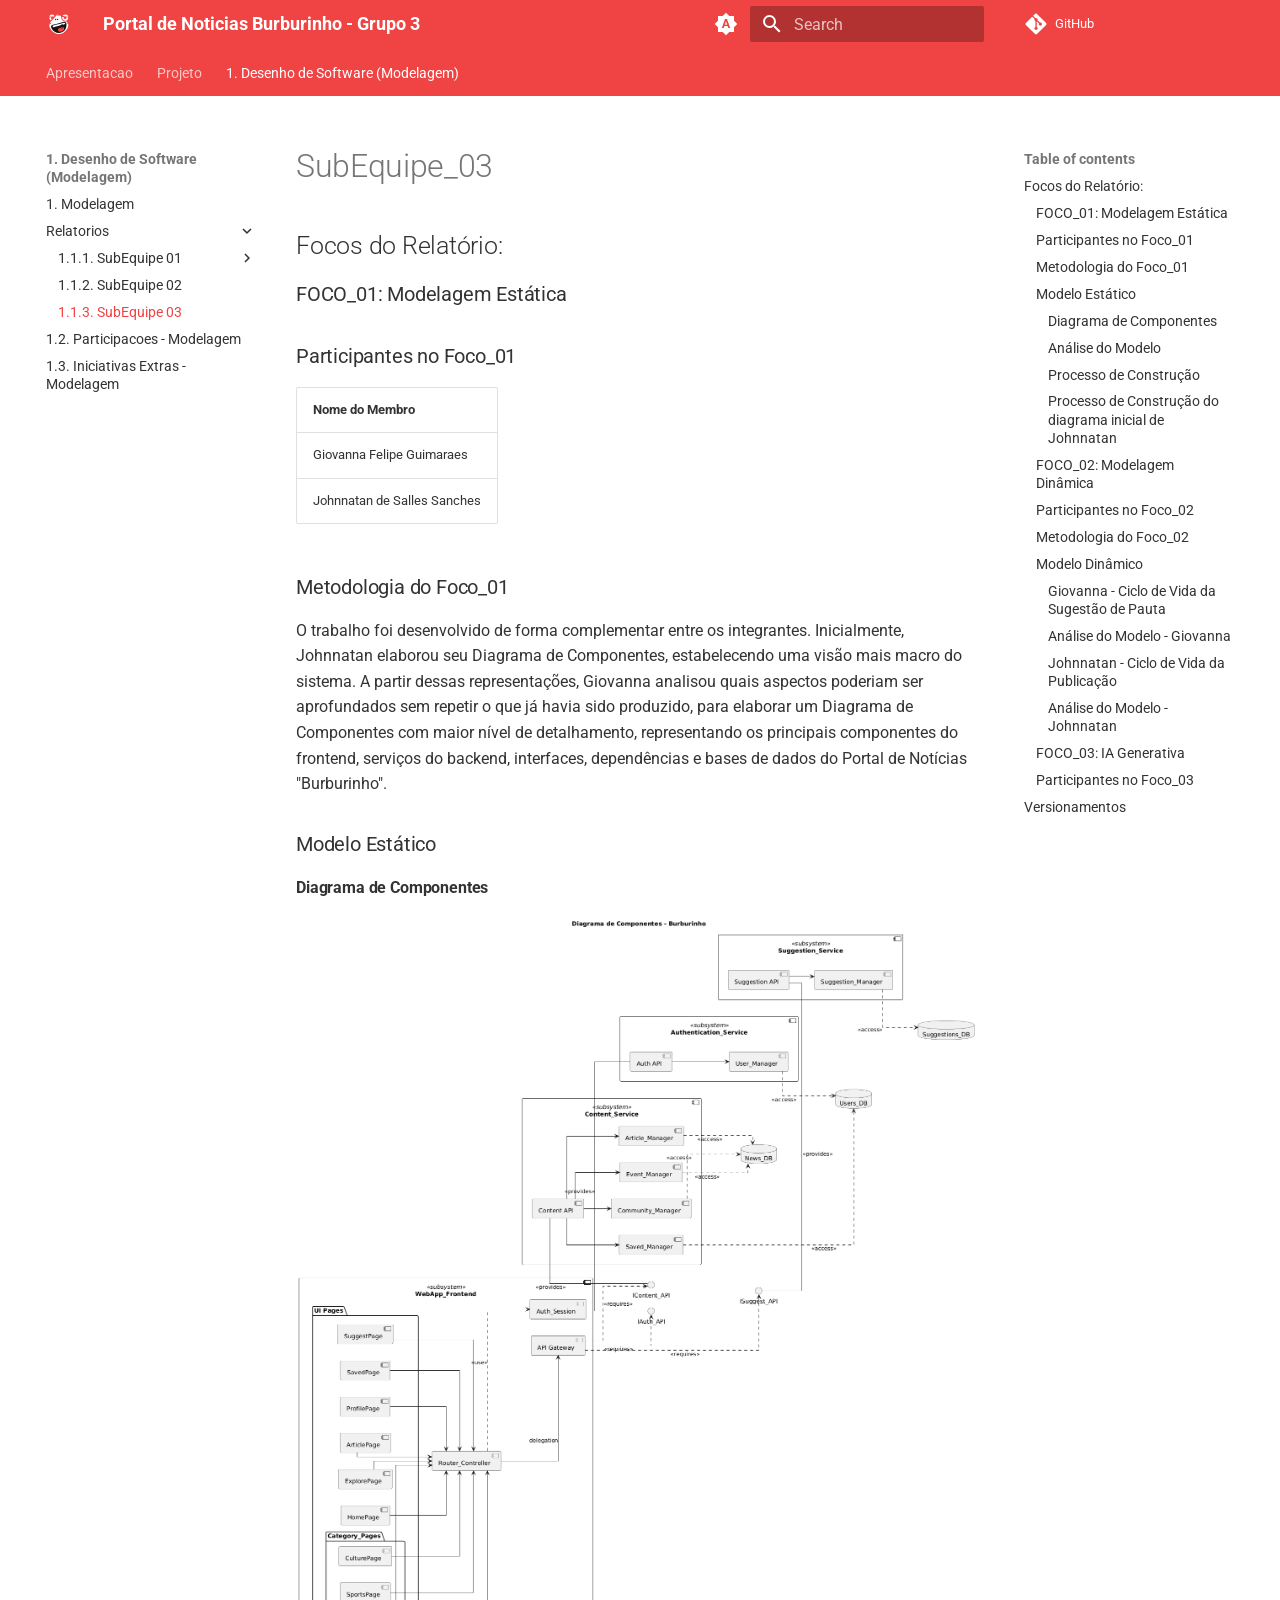
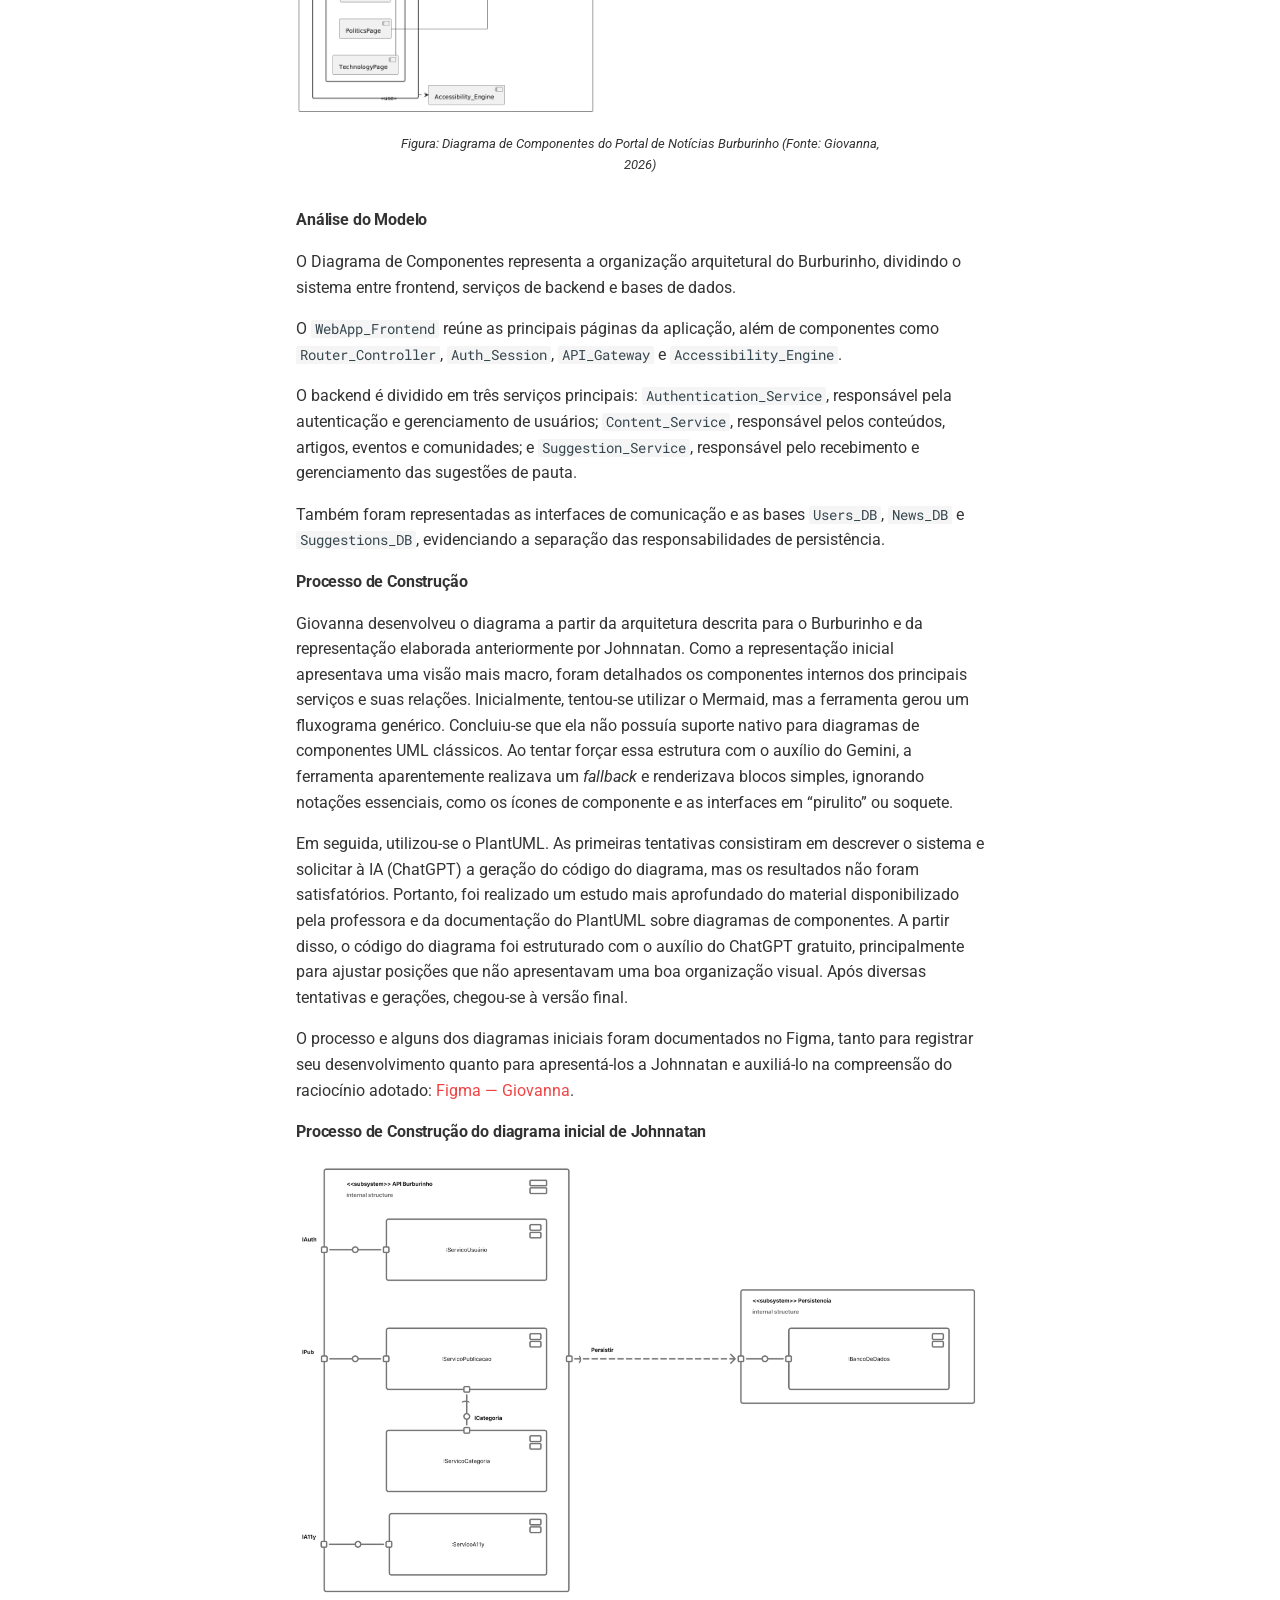
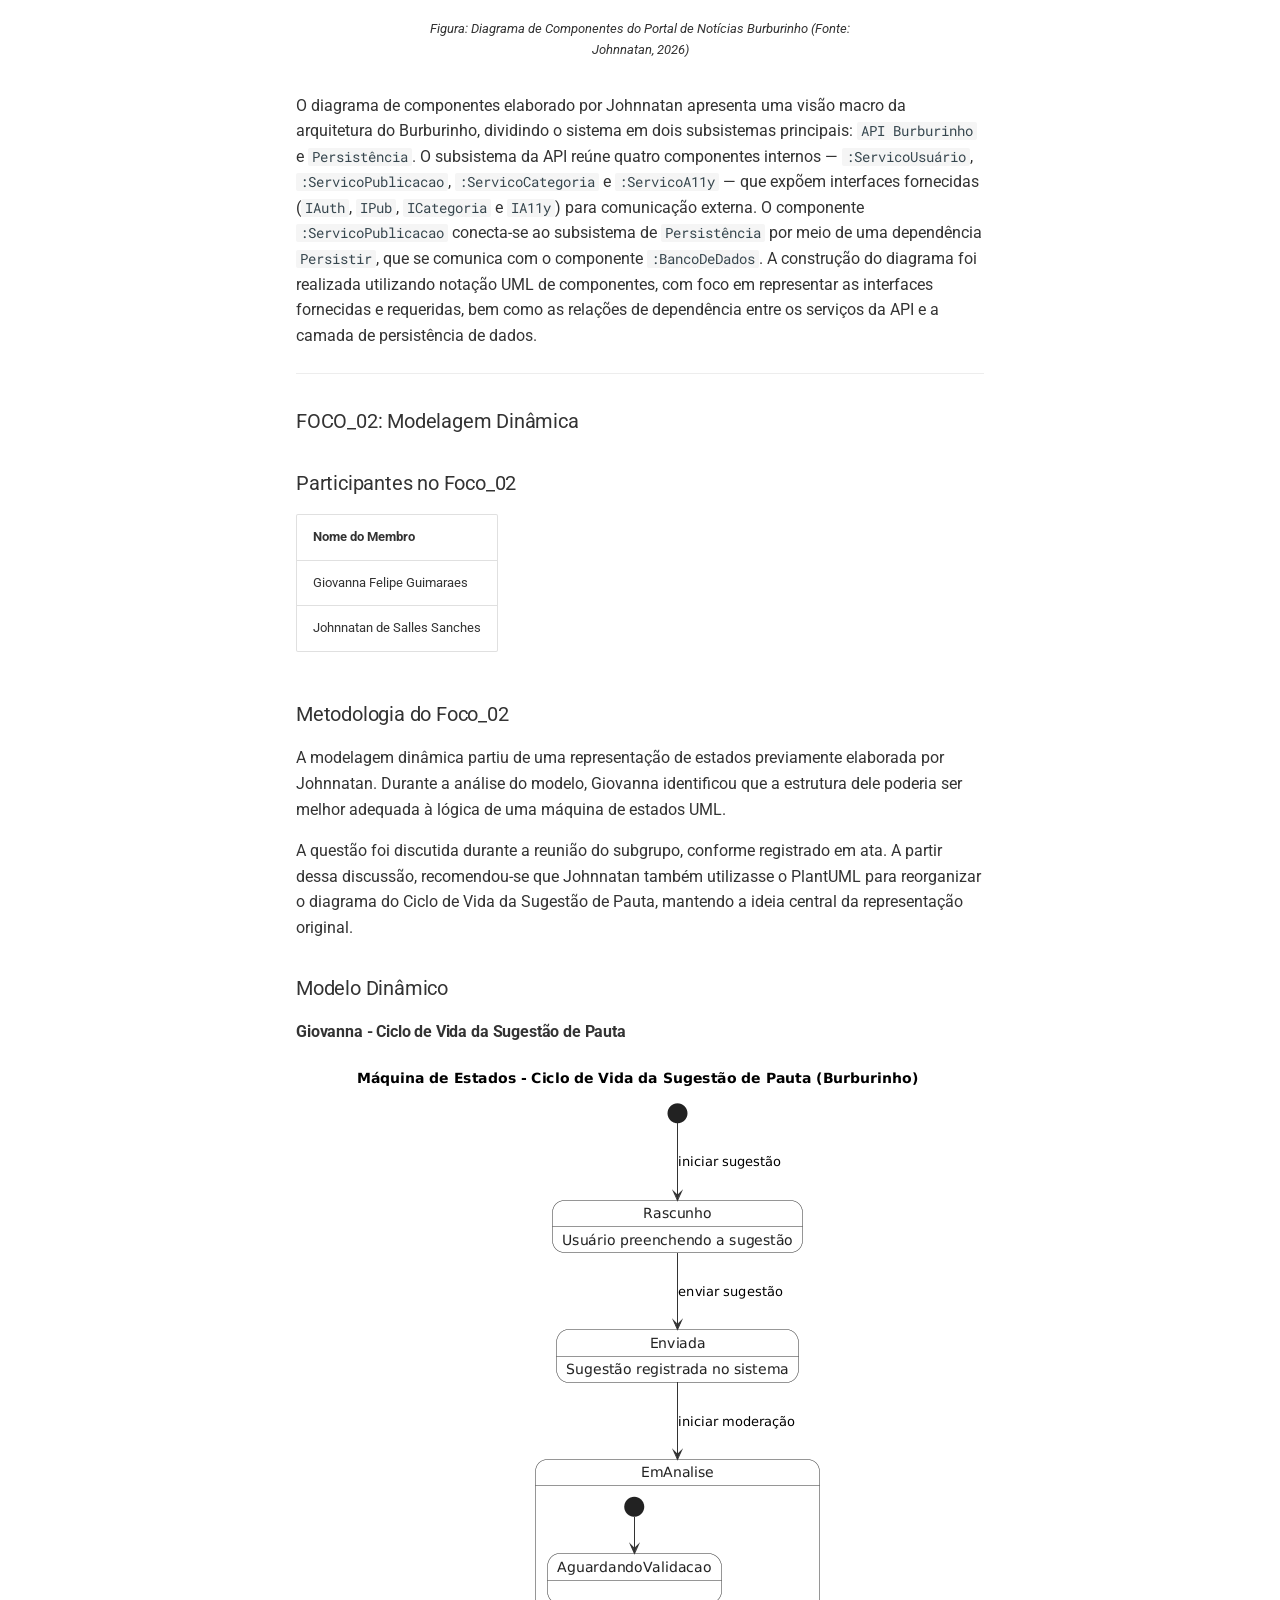
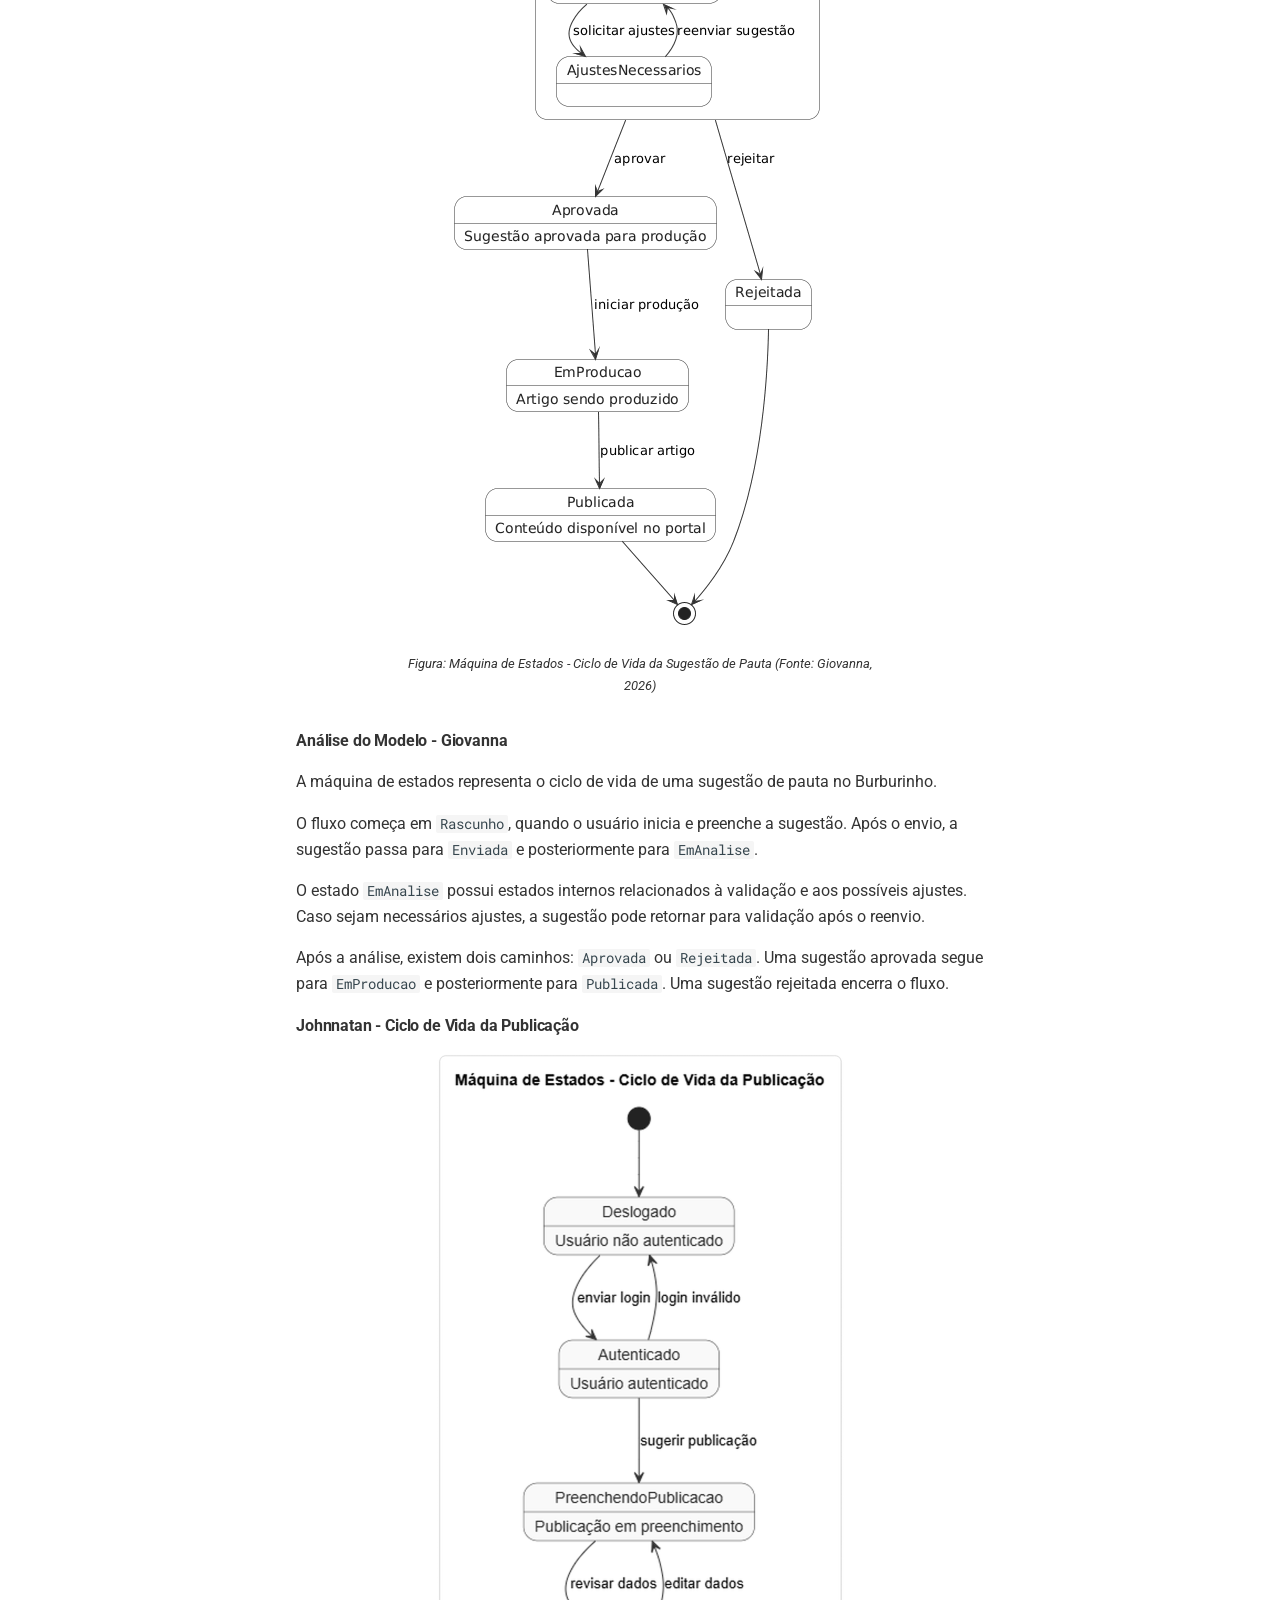
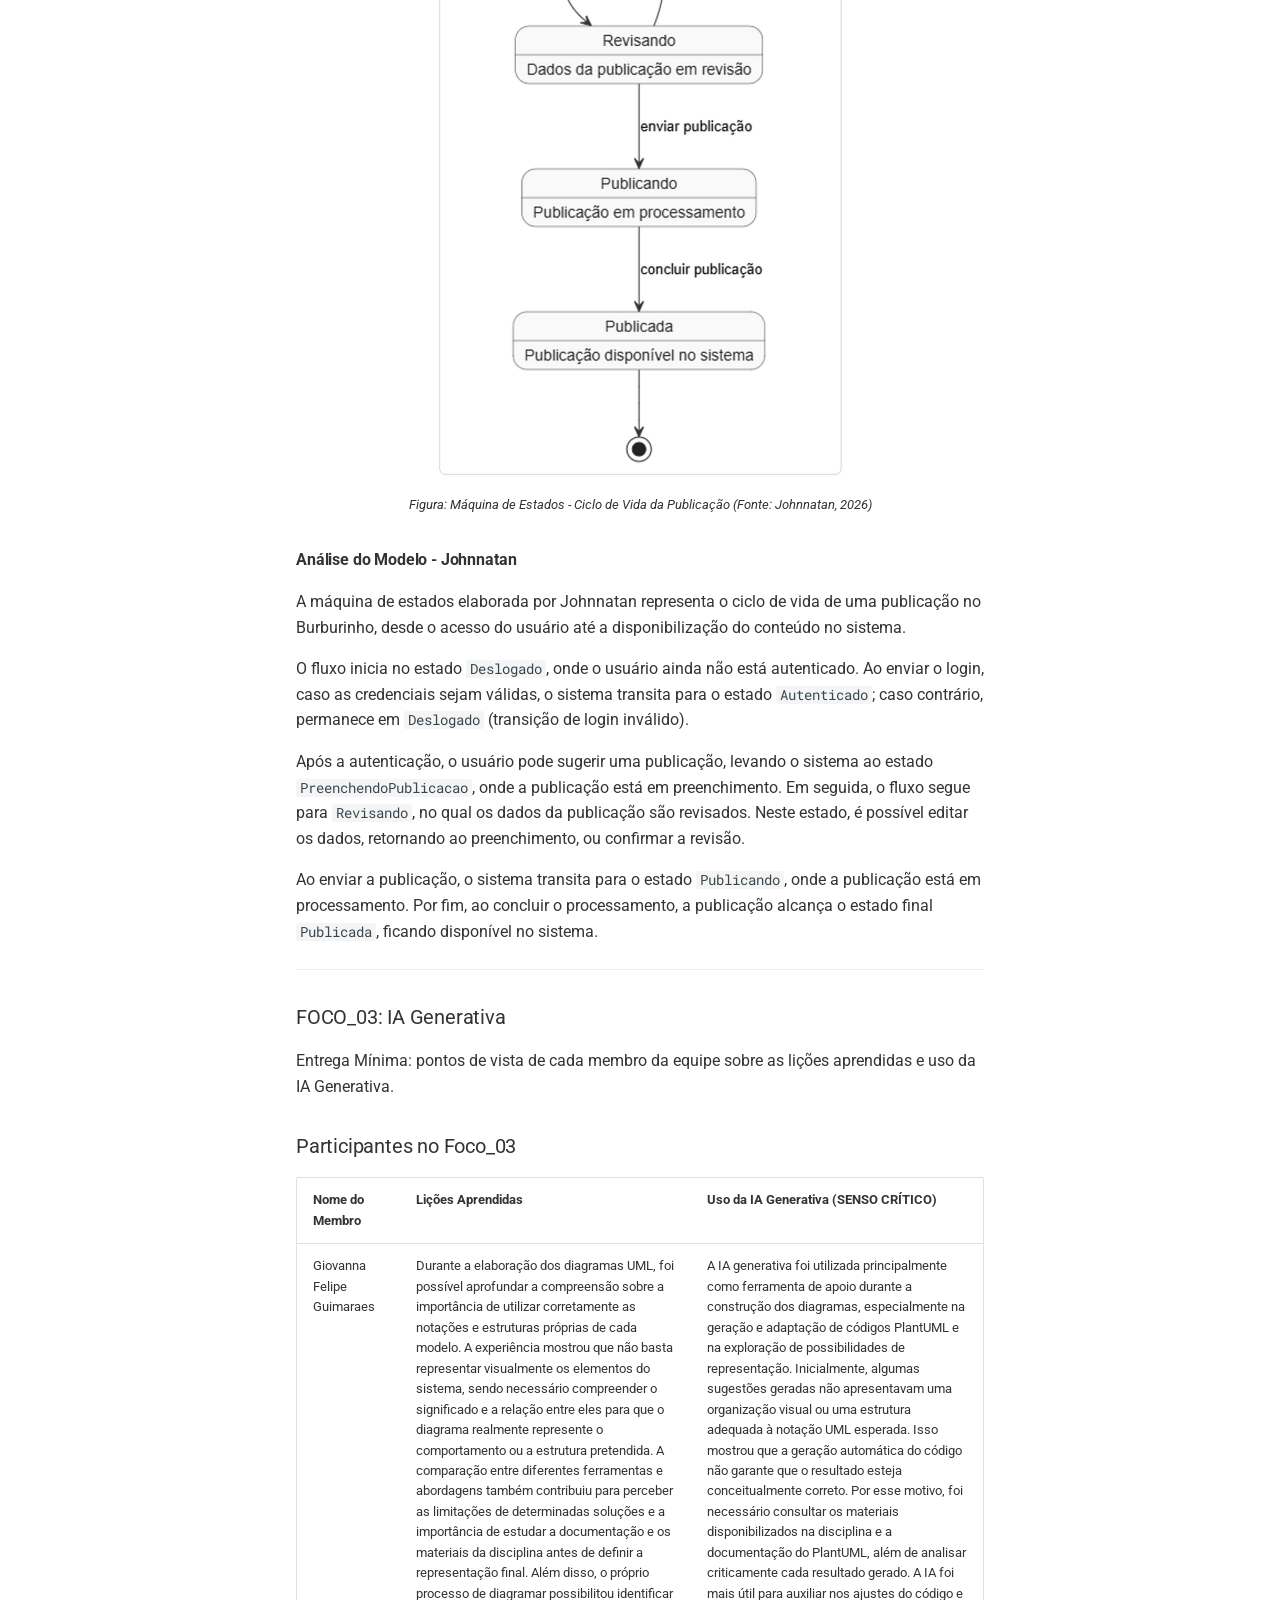
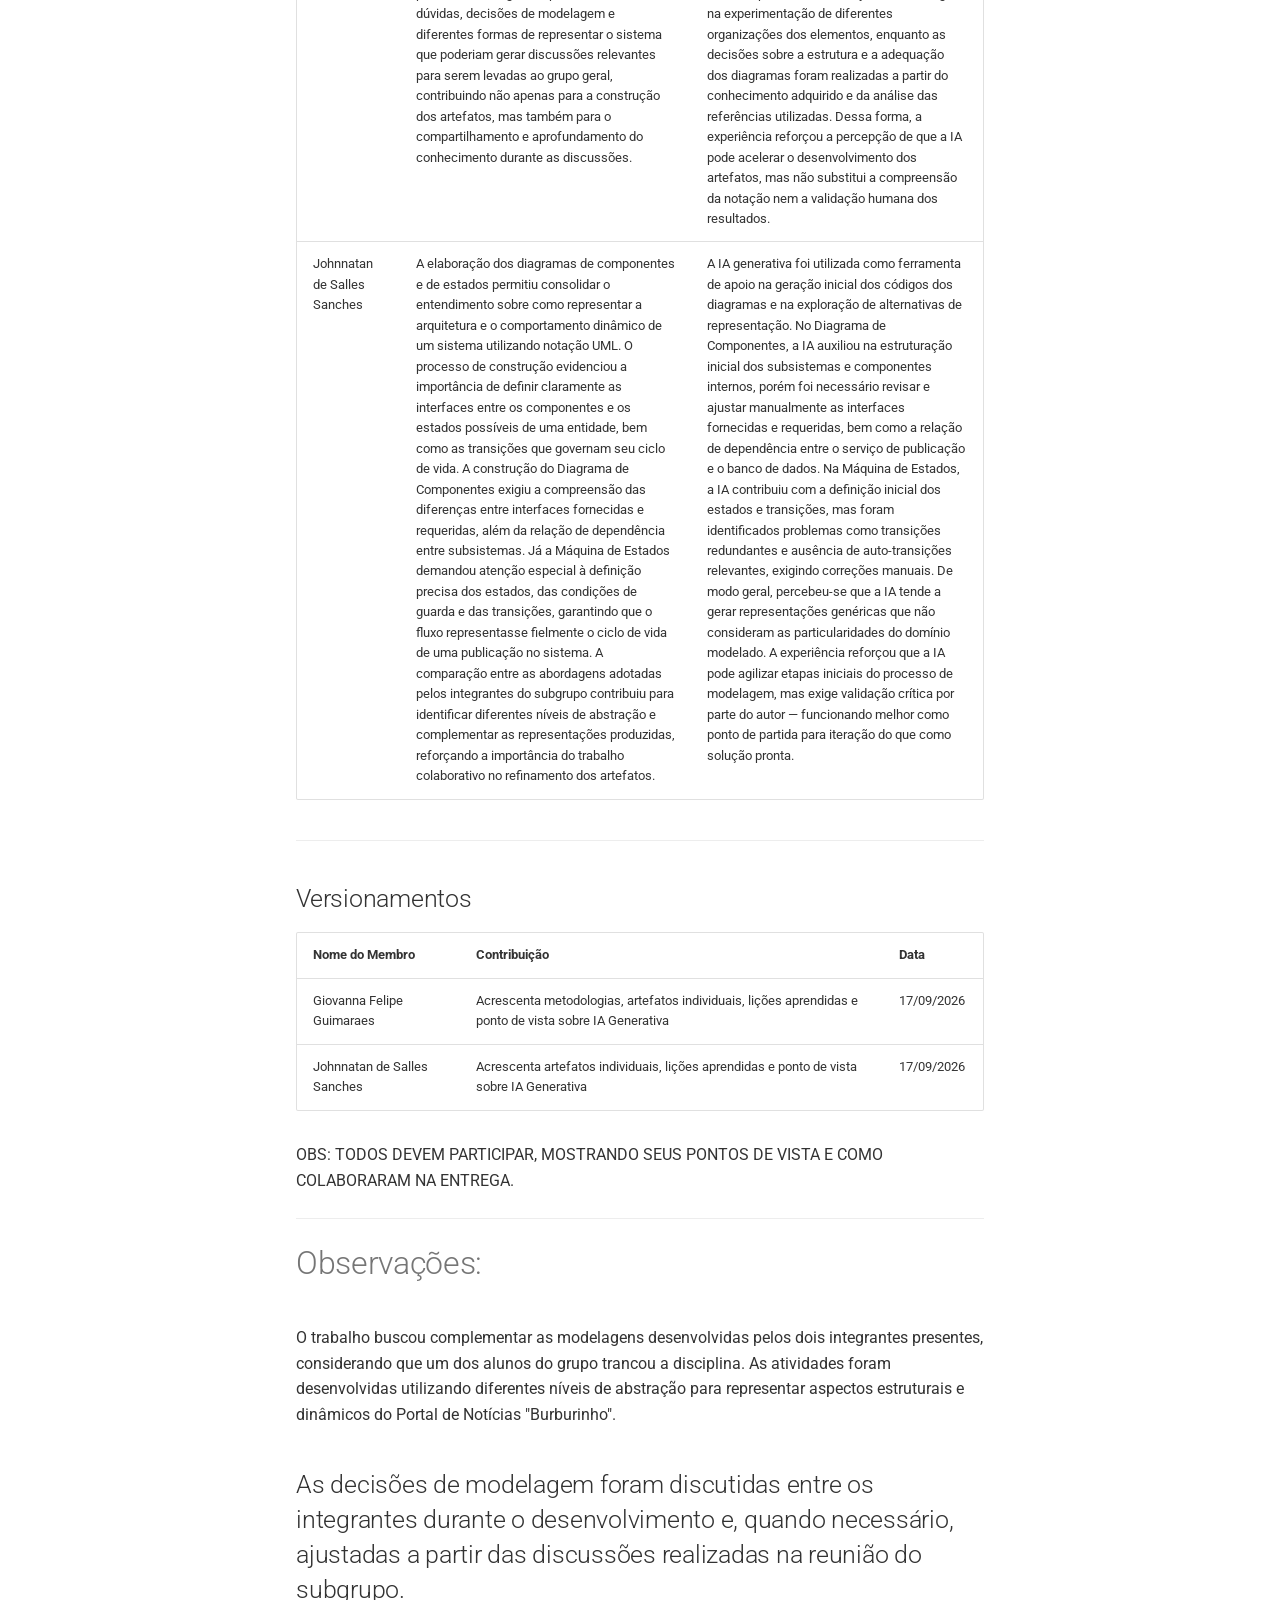
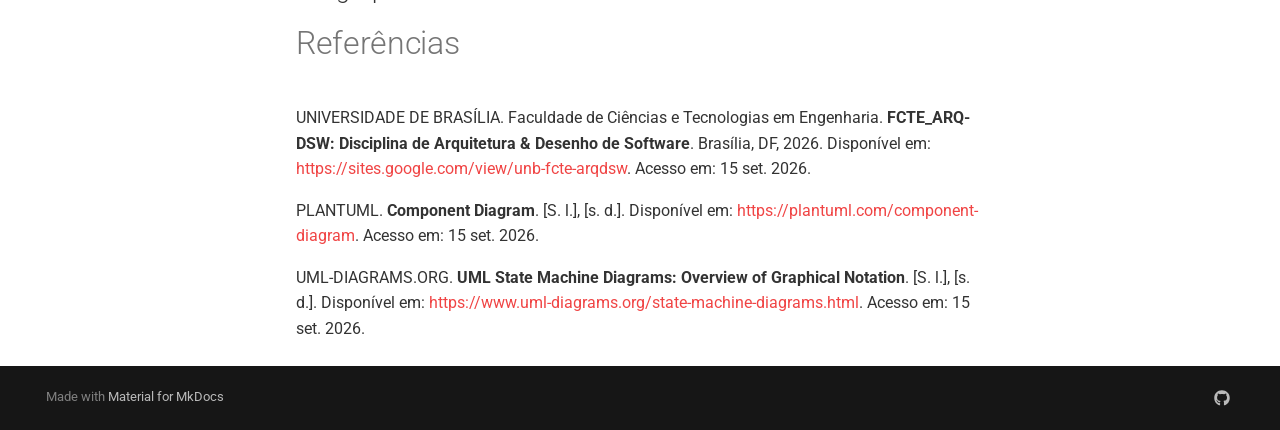
<file: Base/Relatórios/1.1.3.SubEquipe_03/index.html>
<!doctype html>
<html lang="en" class="no-js">
  <head>
    
      <meta charset="utf-8">
      <meta name="viewport" content="width=device-width,initial-scale=1">
      
      
      
        <link rel="canonical" href="https://unbarqdsw2026-2-turma01.github.io/2026.2-T01-_G3_ProjetoPortalNoticias_Entrega_02/Base/Relat%C3%B3rios/1.1.3.SubEquipe_03/">
      
      
        <link rel="prev" href="../1.1.2.SubEquipe_02/">
      
      
        <link rel="next" href="../../1.2.ParticipacoesModelagem/">
      
      
      <link rel="icon" href="../../../assets/images/favicon.png">
      <meta name="generator" content="mkdocs-1.6.1, mkdocs-material-9.6.18">
    
    
      
        <title>1.1.3. SubEquipe 03 - Portal de Noticias Burburinho - Grupo 3</title>
      
    
    
      <link rel="stylesheet" href="../../../assets/stylesheets/main.7e37652d.min.css">
      
        
        <link rel="stylesheet" href="../../../assets/stylesheets/palette.06af60db.min.css">
      
      


    
    
      
    
    
      
        
        
        <link rel="preconnect" href="https://fonts.gstatic.com" crossorigin>
        <link rel="stylesheet" href="https://fonts.googleapis.com/css?family=Roboto:300,300i,400,400i,700,700i%7CRoboto+Mono:400,400i,700,700i&display=fallback">
        <style>:root{--md-text-font:"Roboto";--md-code-font:"Roboto Mono"}</style>
      
    
    
      <link rel="stylesheet" href="../../../stylesheets/custom.css">
    
    <script>__md_scope=new URL("../../..",location),__md_hash=e=>[...e].reduce(((e,_)=>(e<<5)-e+_.charCodeAt(0)),0),__md_get=(e,_=localStorage,t=__md_scope)=>JSON.parse(_.getItem(t.pathname+"."+e)),__md_set=(e,_,t=localStorage,a=__md_scope)=>{try{t.setItem(a.pathname+"."+e,JSON.stringify(_))}catch(e){}}</script>
    
      

    
    
    
  </head>
  
  
    
    
      
    
    
    
    
    <body dir="ltr" data-md-color-scheme="default" data-md-color-primary="indigo" data-md-color-accent="indigo">
  
    
    <input class="md-toggle" data-md-toggle="drawer" type="checkbox" id="__drawer" autocomplete="off">
    <input class="md-toggle" data-md-toggle="search" type="checkbox" id="__search" autocomplete="off">
    <label class="md-overlay" for="__drawer"></label>
    <div data-md-component="skip">
      
        
        <a href="#subequipe_03" class="md-skip">
          Skip to content
        </a>
      
    </div>
    <div data-md-component="announce">
      
    </div>
    
    
      

<header class="md-header" data-md-component="header">
  <nav class="md-header__inner md-grid" aria-label="Header">
    <a href="../../.." title="Portal de Noticias Burburinho - Grupo 3" class="md-header__button md-logo" aria-label="Portal de Noticias Burburinho - Grupo 3" data-md-component="logo">
      
  <img src="../../../assets/SapoBurburinho.svg" alt="logo">

    </a>
    <label class="md-header__button md-icon" for="__drawer">
      
      <svg xmlns="http://www.w3.org/2000/svg" viewBox="0 0 24 24"><path d="M3 6h18v2H3zm0 5h18v2H3zm0 5h18v2H3z"/></svg>
    </label>
    <div class="md-header__title" data-md-component="header-title">
      <div class="md-header__ellipsis">
        <div class="md-header__topic">
          <span class="md-ellipsis">
            Portal de Noticias Burburinho - Grupo 3
          </span>
        </div>
        <div class="md-header__topic" data-md-component="header-topic">
          <span class="md-ellipsis">
            
              1.1.3. SubEquipe 03
            
          </span>
        </div>
      </div>
    </div>
    
      
        <form class="md-header__option" data-md-component="palette">
  
    
    
    
    <input class="md-option" data-md-color-media="(prefers-color-scheme)" data-md-color-scheme="default" data-md-color-primary="indigo" data-md-color-accent="indigo"  aria-label="Usar preferencia do sistema"  type="radio" name="__palette" id="__palette_0">
    
      <label class="md-header__button md-icon" title="Usar preferencia do sistema" for="__palette_1" hidden>
        <svg xmlns="http://www.w3.org/2000/svg" viewBox="0 0 24 24"><path d="m14.3 16-.7-2h-3.2l-.7 2H7.8L11 7h2l3.2 9zM20 8.69V4h-4.69L12 .69 8.69 4H4v4.69L.69 12 4 15.31V20h4.69L12 23.31 15.31 20H20v-4.69L23.31 12zm-9.15 3.96h2.3L12 9z"/></svg>
      </label>
    
  
    
    
    
    <input class="md-option" data-md-color-media="(prefers-color-scheme: light)" data-md-color-scheme="default" data-md-color-primary="custom" data-md-color-accent="custom"  aria-label="Mudar para o modo escuro"  type="radio" name="__palette" id="__palette_1">
    
      <label class="md-header__button md-icon" title="Mudar para o modo escuro" for="__palette_2" hidden>
        <svg xmlns="http://www.w3.org/2000/svg" viewBox="0 0 24 24"><path d="M12 8a4 4 0 0 0-4 4 4 4 0 0 0 4 4 4 4 0 0 0 4-4 4 4 0 0 0-4-4m0 10a6 6 0 0 1-6-6 6 6 0 0 1 6-6 6 6 0 0 1 6 6 6 6 0 0 1-6 6m8-9.31V4h-4.69L12 .69 8.69 4H4v4.69L.69 12 4 15.31V20h4.69L12 23.31 15.31 20H20v-4.69L23.31 12z"/></svg>
      </label>
    
  
    
    
    
    <input class="md-option" data-md-color-media="(prefers-color-scheme: dark)" data-md-color-scheme="slate" data-md-color-primary="custom" data-md-color-accent="custom"  aria-label="Mudar para o modo claro"  type="radio" name="__palette" id="__palette_2">
    
      <label class="md-header__button md-icon" title="Mudar para o modo claro" for="__palette_0" hidden>
        <svg xmlns="http://www.w3.org/2000/svg" viewBox="0 0 24 24"><path d="M12 18c-.89 0-1.74-.2-2.5-.55C11.56 16.5 13 14.42 13 12s-1.44-4.5-3.5-5.45C10.26 6.2 11.11 6 12 6a6 6 0 0 1 6 6 6 6 0 0 1-6 6m8-9.31V4h-4.69L12 .69 8.69 4H4v4.69L.69 12 4 15.31V20h4.69L12 23.31 15.31 20H20v-4.69L23.31 12z"/></svg>
      </label>
    
  
</form>
      
    
    
      <script>var palette=__md_get("__palette");if(palette&&palette.color){if("(prefers-color-scheme)"===palette.color.media){var media=matchMedia("(prefers-color-scheme: light)"),input=document.querySelector(media.matches?"[data-md-color-media='(prefers-color-scheme: light)']":"[data-md-color-media='(prefers-color-scheme: dark)']");palette.color.media=input.getAttribute("data-md-color-media"),palette.color.scheme=input.getAttribute("data-md-color-scheme"),palette.color.primary=input.getAttribute("data-md-color-primary"),palette.color.accent=input.getAttribute("data-md-color-accent")}for(var[key,value]of Object.entries(palette.color))document.body.setAttribute("data-md-color-"+key,value)}</script>
    
    
    
      
      
        <label class="md-header__button md-icon" for="__search">
          
          <svg xmlns="http://www.w3.org/2000/svg" viewBox="0 0 24 24"><path d="M9.5 3A6.5 6.5 0 0 1 16 9.5c0 1.61-.59 3.09-1.56 4.23l.27.27h.79l5 5-1.5 1.5-5-5v-.79l-.27-.27A6.52 6.52 0 0 1 9.5 16 6.5 6.5 0 0 1 3 9.5 6.5 6.5 0 0 1 9.5 3m0 2C7 5 5 7 5 9.5S7 14 9.5 14 14 12 14 9.5 12 5 9.5 5"/></svg>
        </label>
        <div class="md-search" data-md-component="search" role="dialog">
  <label class="md-search__overlay" for="__search"></label>
  <div class="md-search__inner" role="search">
    <form class="md-search__form" name="search">
      <input type="text" class="md-search__input" name="query" aria-label="Search" placeholder="Search" autocapitalize="off" autocorrect="off" autocomplete="off" spellcheck="false" data-md-component="search-query" required>
      <label class="md-search__icon md-icon" for="__search">
        
        <svg xmlns="http://www.w3.org/2000/svg" viewBox="0 0 24 24"><path d="M9.5 3A6.5 6.5 0 0 1 16 9.5c0 1.61-.59 3.09-1.56 4.23l.27.27h.79l5 5-1.5 1.5-5-5v-.79l-.27-.27A6.52 6.52 0 0 1 9.5 16 6.5 6.5 0 0 1 3 9.5 6.5 6.5 0 0 1 9.5 3m0 2C7 5 5 7 5 9.5S7 14 9.5 14 14 12 14 9.5 12 5 9.5 5"/></svg>
        
        <svg xmlns="http://www.w3.org/2000/svg" viewBox="0 0 24 24"><path d="M20 11v2H8l5.5 5.5-1.42 1.42L4.16 12l7.92-7.92L13.5 5.5 8 11z"/></svg>
      </label>
      <nav class="md-search__options" aria-label="Search">
        
        <button type="reset" class="md-search__icon md-icon" title="Clear" aria-label="Clear" tabindex="-1">
          
          <svg xmlns="http://www.w3.org/2000/svg" viewBox="0 0 24 24"><path d="M19 6.41 17.59 5 12 10.59 6.41 5 5 6.41 10.59 12 5 17.59 6.41 19 12 13.41 17.59 19 19 17.59 13.41 12z"/></svg>
        </button>
      </nav>
      
    </form>
    <div class="md-search__output">
      <div class="md-search__scrollwrap" tabindex="0" data-md-scrollfix>
        <div class="md-search-result" data-md-component="search-result">
          <div class="md-search-result__meta">
            Initializing search
          </div>
          <ol class="md-search-result__list" role="presentation"></ol>
        </div>
      </div>
    </div>
  </div>
</div>
      
    
    
      <div class="md-header__source">
        <a href="https://github.com/UnBArqDsw2026-2-Turma01/2026.2-T01-_G3_ProjetoPortalNoticias_Entrega_02" title="Go to repository" class="md-source" data-md-component="source">
  <div class="md-source__icon md-icon">
    
    <svg xmlns="http://www.w3.org/2000/svg" viewBox="0 0 448 512"><!--! Font Awesome Free 7.0.0 by @fontawesome - https://fontawesome.com License - https://fontawesome.com/license/free (Icons: CC BY 4.0, Fonts: SIL OFL 1.1, Code: MIT License) Copyright 2025 Fonticons, Inc.--><path fill="currentColor" d="M439.6 236.1 244 40.5c-5.4-5.5-12.8-8.5-20.4-8.5s-15 3-20.4 8.4L162.5 81l51.5 51.5c27.1-9.1 52.7 16.8 43.4 43.7l49.7 49.7c34.2-11.8 61.2 31 35.5 56.7-26.5 26.5-70.2-2.9-56-37.3L240.3 199v121.9c25.3 12.5 22.3 41.8 9.1 55-6.4 6.4-15.2 10.1-24.3 10.1s-17.8-3.6-24.3-10.1c-17.6-17.6-11.1-46.9 11.2-56v-123c-20.8-8.5-24.6-30.7-18.6-45L142.6 101 8.5 235.1C3 240.6 0 247.9 0 255.5s3 15 8.5 20.4l195.6 195.7c5.4 5.4 12.7 8.4 20.4 8.4s15-3 20.4-8.4l194.7-194.7c5.4-5.4 8.4-12.8 8.4-20.4s-3-15-8.4-20.4"/></svg>
  </div>
  <div class="md-source__repository">
    GitHub
  </div>
</a>
      </div>
    
  </nav>
  
</header>
    
    <div class="md-container" data-md-component="container">
      
      
        
          
            
<nav class="md-tabs" aria-label="Tabs" data-md-component="tabs">
  <div class="md-grid">
    <ul class="md-tabs__list">
      
        
  
  
  
  
    <li class="md-tabs__item">
      <a href="../../.." class="md-tabs__link">
        
  
  
    
  
  Apresentacao

      </a>
    </li>
  

      
        
  
  
  
  
    
    
      <li class="md-tabs__item">
        <a href="../../../Projeto/Projeto/" class="md-tabs__link">
          
  
  
  Projeto

        </a>
      </li>
    
  

      
        
  
  
  
    
  
  
    
    
      <li class="md-tabs__item md-tabs__item--active">
        <a href="../../1.Modelagem/" class="md-tabs__link">
          
  
  
  1. Desenho de Software (Modelagem)

        </a>
      </li>
    
  

      
    </ul>
  </div>
</nav>
          
        
      
      <main class="md-main" data-md-component="main">
        <div class="md-main__inner md-grid">
          
            
              
              <div class="md-sidebar md-sidebar--primary" data-md-component="sidebar" data-md-type="navigation" >
                <div class="md-sidebar__scrollwrap">
                  <div class="md-sidebar__inner">
                    


  


<nav class="md-nav md-nav--primary md-nav--lifted" aria-label="Navigation" data-md-level="0">
  <label class="md-nav__title" for="__drawer">
    <a href="../../.." title="Portal de Noticias Burburinho - Grupo 3" class="md-nav__button md-logo" aria-label="Portal de Noticias Burburinho - Grupo 3" data-md-component="logo">
      
  <img src="../../../assets/SapoBurburinho.svg" alt="logo">

    </a>
    Portal de Noticias Burburinho - Grupo 3
  </label>
  
    <div class="md-nav__source">
      <a href="https://github.com/UnBArqDsw2026-2-Turma01/2026.2-T01-_G3_ProjetoPortalNoticias_Entrega_02" title="Go to repository" class="md-source" data-md-component="source">
  <div class="md-source__icon md-icon">
    
    <svg xmlns="http://www.w3.org/2000/svg" viewBox="0 0 448 512"><!--! Font Awesome Free 7.0.0 by @fontawesome - https://fontawesome.com License - https://fontawesome.com/license/free (Icons: CC BY 4.0, Fonts: SIL OFL 1.1, Code: MIT License) Copyright 2025 Fonticons, Inc.--><path fill="currentColor" d="M439.6 236.1 244 40.5c-5.4-5.5-12.8-8.5-20.4-8.5s-15 3-20.4 8.4L162.5 81l51.5 51.5c27.1-9.1 52.7 16.8 43.4 43.7l49.7 49.7c34.2-11.8 61.2 31 35.5 56.7-26.5 26.5-70.2-2.9-56-37.3L240.3 199v121.9c25.3 12.5 22.3 41.8 9.1 55-6.4 6.4-15.2 10.1-24.3 10.1s-17.8-3.6-24.3-10.1c-17.6-17.6-11.1-46.9 11.2-56v-123c-20.8-8.5-24.6-30.7-18.6-45L142.6 101 8.5 235.1C3 240.6 0 247.9 0 255.5s3 15 8.5 20.4l195.6 195.7c5.4 5.4 12.7 8.4 20.4 8.4s15-3 20.4-8.4l194.7-194.7c5.4-5.4 8.4-12.8 8.4-20.4s-3-15-8.4-20.4"/></svg>
  </div>
  <div class="md-source__repository">
    GitHub
  </div>
</a>
    </div>
  
  <ul class="md-nav__list" data-md-scrollfix>
    
      
      
  
  
  
  
    <li class="md-nav__item">
      <a href="../../.." class="md-nav__link">
        
  
  
  <span class="md-ellipsis">
    Apresentacao
    
  </span>
  

      </a>
    </li>
  

    
      
      
  
  
  
  
    
    
    
    
      
      
    
    
    <li class="md-nav__item md-nav__item--nested">
      
        
        
        <input class="md-nav__toggle md-toggle " type="checkbox" id="__nav_2" >
        
          
          <label class="md-nav__link" for="__nav_2" id="__nav_2_label" tabindex="0">
            
  
  
  <span class="md-ellipsis">
    Projeto
    
  </span>
  

            <span class="md-nav__icon md-icon"></span>
          </label>
        
        <nav class="md-nav" data-md-level="1" aria-labelledby="__nav_2_label" aria-expanded="false">
          <label class="md-nav__title" for="__nav_2">
            <span class="md-nav__icon md-icon"></span>
            Projeto
          </label>
          <ul class="md-nav__list" data-md-scrollfix>
            
              
                
  
  
  
  
    <li class="md-nav__item">
      <a href="../../../Projeto/Projeto/" class="md-nav__link">
        
  
  
  <span class="md-ellipsis">
    Projeto
    
  </span>
  

      </a>
    </li>
  

              
            
          </ul>
        </nav>
      
    </li>
  

    
      
      
  
  
    
  
  
  
    
    
    
    
      
        
        
      
      
    
    
    <li class="md-nav__item md-nav__item--active md-nav__item--section md-nav__item--nested">
      
        
        
        <input class="md-nav__toggle md-toggle " type="checkbox" id="__nav_3" checked>
        
          
          <label class="md-nav__link" for="__nav_3" id="__nav_3_label" tabindex="">
            
  
  
  <span class="md-ellipsis">
    1. Desenho de Software (Modelagem)
    
  </span>
  

            <span class="md-nav__icon md-icon"></span>
          </label>
        
        <nav class="md-nav" data-md-level="1" aria-labelledby="__nav_3_label" aria-expanded="true">
          <label class="md-nav__title" for="__nav_3">
            <span class="md-nav__icon md-icon"></span>
            1. Desenho de Software (Modelagem)
          </label>
          <ul class="md-nav__list" data-md-scrollfix>
            
              
                
  
  
  
  
    <li class="md-nav__item">
      <a href="../../1.Modelagem/" class="md-nav__link">
        
  
  
  <span class="md-ellipsis">
    1. Modelagem
    
  </span>
  

      </a>
    </li>
  

              
            
              
                
  
  
    
  
  
  
    
    
    
    
      
      
    
    
    <li class="md-nav__item md-nav__item--active md-nav__item--nested">
      
        
        
        <input class="md-nav__toggle md-toggle " type="checkbox" id="__nav_3_2" checked>
        
          
          <label class="md-nav__link" for="__nav_3_2" id="__nav_3_2_label" tabindex="0">
            
  
  
  <span class="md-ellipsis">
    Relatorios
    
  </span>
  

            <span class="md-nav__icon md-icon"></span>
          </label>
        
        <nav class="md-nav" data-md-level="2" aria-labelledby="__nav_3_2_label" aria-expanded="true">
          <label class="md-nav__title" for="__nav_3_2">
            <span class="md-nav__icon md-icon"></span>
            Relatorios
          </label>
          <ul class="md-nav__list" data-md-scrollfix>
            
              
                
  
  
  
  
    
    
    
    
      
      
    
    
    <li class="md-nav__item md-nav__item--nested">
      
        
        
        <input class="md-nav__toggle md-toggle " type="checkbox" id="__nav_3_2_1" >
        
          
          <label class="md-nav__link" for="__nav_3_2_1" id="__nav_3_2_1_label" tabindex="0">
            
  
  
  <span class="md-ellipsis">
    1.1.1. SubEquipe 01
    
  </span>
  

            <span class="md-nav__icon md-icon"></span>
          </label>
        
        <nav class="md-nav" data-md-level="3" aria-labelledby="__nav_3_2_1_label" aria-expanded="false">
          <label class="md-nav__title" for="__nav_3_2_1">
            <span class="md-nav__icon md-icon"></span>
            1.1.1. SubEquipe 01
          </label>
          <ul class="md-nav__list" data-md-scrollfix>
            
              
                
  
  
  
  
    <li class="md-nav__item">
      <a href="../1.1.1.SubEquipe_01/" class="md-nav__link">
        
  
  
  <span class="md-ellipsis">
    1.1.1.1. SubEquipe 01
    
  </span>
  

      </a>
    </li>
  

              
            
              
                
  
  
  
  
    <li class="md-nav__item">
      <a href="../SubEquipe_01_pacotes_IA/pacotesIA/" class="md-nav__link">
        
  
  
  <span class="md-ellipsis">
    1.1.1.2. SubEquipe 01 - Pacotes IA
    
  </span>
  

      </a>
    </li>
  

              
            
          </ul>
        </nav>
      
    </li>
  

              
            
              
                
  
  
  
  
    <li class="md-nav__item">
      <a href="../1.1.2.SubEquipe_02/" class="md-nav__link">
        
  
  
  <span class="md-ellipsis">
    1.1.2. SubEquipe 02
    
  </span>
  

      </a>
    </li>
  

              
            
              
                
  
  
    
  
  
  
    <li class="md-nav__item md-nav__item--active">
      
      <input class="md-nav__toggle md-toggle" type="checkbox" id="__toc">
      
      
        
      
      
        <label class="md-nav__link md-nav__link--active" for="__toc">
          
  
  
  <span class="md-ellipsis">
    1.1.3. SubEquipe 03
    
  </span>
  

          <span class="md-nav__icon md-icon"></span>
        </label>
      
      <a href="./" class="md-nav__link md-nav__link--active">
        
  
  
  <span class="md-ellipsis">
    1.1.3. SubEquipe 03
    
  </span>
  

      </a>
      
        

<nav class="md-nav md-nav--secondary" aria-label="Table of contents">
  
  
  
    
  
  
    <label class="md-nav__title" for="__toc">
      <span class="md-nav__icon md-icon"></span>
      Table of contents
    </label>
    <ul class="md-nav__list" data-md-component="toc" data-md-scrollfix>
      
        <li class="md-nav__item">
  <a href="#focos-do-relatorio" class="md-nav__link">
    <span class="md-ellipsis">
      Focos do Relatório:
    </span>
  </a>
  
    <nav class="md-nav" aria-label="Focos do Relatório:">
      <ul class="md-nav__list">
        
          <li class="md-nav__item">
  <a href="#foco_01-modelagem-estatica" class="md-nav__link">
    <span class="md-ellipsis">
      FOCO_01: Modelagem Estática
    </span>
  </a>
  
</li>
        
          <li class="md-nav__item">
  <a href="#participantes-no-foco_01" class="md-nav__link">
    <span class="md-ellipsis">
      Participantes no Foco_01
    </span>
  </a>
  
</li>
        
          <li class="md-nav__item">
  <a href="#metodologia-do-foco_01" class="md-nav__link">
    <span class="md-ellipsis">
      Metodologia do Foco_01
    </span>
  </a>
  
</li>
        
          <li class="md-nav__item">
  <a href="#modelo-estatico" class="md-nav__link">
    <span class="md-ellipsis">
      Modelo Estático
    </span>
  </a>
  
    <nav class="md-nav" aria-label="Modelo Estático">
      <ul class="md-nav__list">
        
          <li class="md-nav__item">
  <a href="#diagrama-de-componentes" class="md-nav__link">
    <span class="md-ellipsis">
      Diagrama de Componentes
    </span>
  </a>
  
</li>
        
          <li class="md-nav__item">
  <a href="#analise-do-modelo" class="md-nav__link">
    <span class="md-ellipsis">
      Análise do Modelo
    </span>
  </a>
  
</li>
        
          <li class="md-nav__item">
  <a href="#processo-de-construcao" class="md-nav__link">
    <span class="md-ellipsis">
      Processo de Construção
    </span>
  </a>
  
</li>
        
          <li class="md-nav__item">
  <a href="#processo-de-construcao-do-diagrama-inicial-de-johnnatan" class="md-nav__link">
    <span class="md-ellipsis">
      Processo de Construção do diagrama inicial de Johnnatan
    </span>
  </a>
  
</li>
        
      </ul>
    </nav>
  
</li>
        
          <li class="md-nav__item">
  <a href="#foco_02-modelagem-dinamica" class="md-nav__link">
    <span class="md-ellipsis">
      FOCO_02: Modelagem Dinâmica
    </span>
  </a>
  
</li>
        
          <li class="md-nav__item">
  <a href="#participantes-no-foco_02" class="md-nav__link">
    <span class="md-ellipsis">
      Participantes no Foco_02
    </span>
  </a>
  
</li>
        
          <li class="md-nav__item">
  <a href="#metodologia-do-foco_02" class="md-nav__link">
    <span class="md-ellipsis">
      Metodologia do Foco_02
    </span>
  </a>
  
</li>
        
          <li class="md-nav__item">
  <a href="#modelo-dinamico" class="md-nav__link">
    <span class="md-ellipsis">
      Modelo Dinâmico
    </span>
  </a>
  
    <nav class="md-nav" aria-label="Modelo Dinâmico">
      <ul class="md-nav__list">
        
          <li class="md-nav__item">
  <a href="#giovanna-ciclo-de-vida-da-sugestao-de-pauta" class="md-nav__link">
    <span class="md-ellipsis">
      Giovanna - Ciclo de Vida da Sugestão de Pauta
    </span>
  </a>
  
</li>
        
          <li class="md-nav__item">
  <a href="#analise-do-modelo-giovanna" class="md-nav__link">
    <span class="md-ellipsis">
      Análise do Modelo - Giovanna
    </span>
  </a>
  
</li>
        
          <li class="md-nav__item">
  <a href="#johnnatan-ciclo-de-vida-da-publicacao" class="md-nav__link">
    <span class="md-ellipsis">
      Johnnatan - Ciclo de Vida da Publicação
    </span>
  </a>
  
</li>
        
          <li class="md-nav__item">
  <a href="#analise-do-modelo-johnnatan" class="md-nav__link">
    <span class="md-ellipsis">
      Análise do Modelo - Johnnatan
    </span>
  </a>
  
</li>
        
      </ul>
    </nav>
  
</li>
        
          <li class="md-nav__item">
  <a href="#foco_03-ia-generativa" class="md-nav__link">
    <span class="md-ellipsis">
      FOCO_03: IA Generativa
    </span>
  </a>
  
</li>
        
          <li class="md-nav__item">
  <a href="#participantes-no-foco_03" class="md-nav__link">
    <span class="md-ellipsis">
      Participantes no Foco_03
    </span>
  </a>
  
</li>
        
      </ul>
    </nav>
  
</li>
      
        <li class="md-nav__item">
  <a href="#versionamentos" class="md-nav__link">
    <span class="md-ellipsis">
      Versionamentos
    </span>
  </a>
  
</li>
      
    </ul>
  
</nav>
      
    </li>
  

              
            
          </ul>
        </nav>
      
    </li>
  

              
            
              
                
  
  
  
  
    <li class="md-nav__item">
      <a href="../../1.2.ParticipacoesModelagem/" class="md-nav__link">
        
  
  
  <span class="md-ellipsis">
    1.2. Participacoes - Modelagem
    
  </span>
  

      </a>
    </li>
  

              
            
              
                
  
  
  
  
    <li class="md-nav__item">
      <a href="../../1.3.IniciativasExtras/" class="md-nav__link">
        
  
  
  <span class="md-ellipsis">
    1.3. Iniciativas Extras - Modelagem
    
  </span>
  

      </a>
    </li>
  

              
            
          </ul>
        </nav>
      
    </li>
  

    
  </ul>
</nav>
                  </div>
                </div>
              </div>
            
            
              
              <div class="md-sidebar md-sidebar--secondary" data-md-component="sidebar" data-md-type="toc" >
                <div class="md-sidebar__scrollwrap">
                  <div class="md-sidebar__inner">
                    

<nav class="md-nav md-nav--secondary" aria-label="Table of contents">
  
  
  
    
  
  
    <label class="md-nav__title" for="__toc">
      <span class="md-nav__icon md-icon"></span>
      Table of contents
    </label>
    <ul class="md-nav__list" data-md-component="toc" data-md-scrollfix>
      
        <li class="md-nav__item">
  <a href="#focos-do-relatorio" class="md-nav__link">
    <span class="md-ellipsis">
      Focos do Relatório:
    </span>
  </a>
  
    <nav class="md-nav" aria-label="Focos do Relatório:">
      <ul class="md-nav__list">
        
          <li class="md-nav__item">
  <a href="#foco_01-modelagem-estatica" class="md-nav__link">
    <span class="md-ellipsis">
      FOCO_01: Modelagem Estática
    </span>
  </a>
  
</li>
        
          <li class="md-nav__item">
  <a href="#participantes-no-foco_01" class="md-nav__link">
    <span class="md-ellipsis">
      Participantes no Foco_01
    </span>
  </a>
  
</li>
        
          <li class="md-nav__item">
  <a href="#metodologia-do-foco_01" class="md-nav__link">
    <span class="md-ellipsis">
      Metodologia do Foco_01
    </span>
  </a>
  
</li>
        
          <li class="md-nav__item">
  <a href="#modelo-estatico" class="md-nav__link">
    <span class="md-ellipsis">
      Modelo Estático
    </span>
  </a>
  
    <nav class="md-nav" aria-label="Modelo Estático">
      <ul class="md-nav__list">
        
          <li class="md-nav__item">
  <a href="#diagrama-de-componentes" class="md-nav__link">
    <span class="md-ellipsis">
      Diagrama de Componentes
    </span>
  </a>
  
</li>
        
          <li class="md-nav__item">
  <a href="#analise-do-modelo" class="md-nav__link">
    <span class="md-ellipsis">
      Análise do Modelo
    </span>
  </a>
  
</li>
        
          <li class="md-nav__item">
  <a href="#processo-de-construcao" class="md-nav__link">
    <span class="md-ellipsis">
      Processo de Construção
    </span>
  </a>
  
</li>
        
          <li class="md-nav__item">
  <a href="#processo-de-construcao-do-diagrama-inicial-de-johnnatan" class="md-nav__link">
    <span class="md-ellipsis">
      Processo de Construção do diagrama inicial de Johnnatan
    </span>
  </a>
  
</li>
        
      </ul>
    </nav>
  
</li>
        
          <li class="md-nav__item">
  <a href="#foco_02-modelagem-dinamica" class="md-nav__link">
    <span class="md-ellipsis">
      FOCO_02: Modelagem Dinâmica
    </span>
  </a>
  
</li>
        
          <li class="md-nav__item">
  <a href="#participantes-no-foco_02" class="md-nav__link">
    <span class="md-ellipsis">
      Participantes no Foco_02
    </span>
  </a>
  
</li>
        
          <li class="md-nav__item">
  <a href="#metodologia-do-foco_02" class="md-nav__link">
    <span class="md-ellipsis">
      Metodologia do Foco_02
    </span>
  </a>
  
</li>
        
          <li class="md-nav__item">
  <a href="#modelo-dinamico" class="md-nav__link">
    <span class="md-ellipsis">
      Modelo Dinâmico
    </span>
  </a>
  
    <nav class="md-nav" aria-label="Modelo Dinâmico">
      <ul class="md-nav__list">
        
          <li class="md-nav__item">
  <a href="#giovanna-ciclo-de-vida-da-sugestao-de-pauta" class="md-nav__link">
    <span class="md-ellipsis">
      Giovanna - Ciclo de Vida da Sugestão de Pauta
    </span>
  </a>
  
</li>
        
          <li class="md-nav__item">
  <a href="#analise-do-modelo-giovanna" class="md-nav__link">
    <span class="md-ellipsis">
      Análise do Modelo - Giovanna
    </span>
  </a>
  
</li>
        
          <li class="md-nav__item">
  <a href="#johnnatan-ciclo-de-vida-da-publicacao" class="md-nav__link">
    <span class="md-ellipsis">
      Johnnatan - Ciclo de Vida da Publicação
    </span>
  </a>
  
</li>
        
          <li class="md-nav__item">
  <a href="#analise-do-modelo-johnnatan" class="md-nav__link">
    <span class="md-ellipsis">
      Análise do Modelo - Johnnatan
    </span>
  </a>
  
</li>
        
      </ul>
    </nav>
  
</li>
        
          <li class="md-nav__item">
  <a href="#foco_03-ia-generativa" class="md-nav__link">
    <span class="md-ellipsis">
      FOCO_03: IA Generativa
    </span>
  </a>
  
</li>
        
          <li class="md-nav__item">
  <a href="#participantes-no-foco_03" class="md-nav__link">
    <span class="md-ellipsis">
      Participantes no Foco_03
    </span>
  </a>
  
</li>
        
      </ul>
    </nav>
  
</li>
      
        <li class="md-nav__item">
  <a href="#versionamentos" class="md-nav__link">
    <span class="md-ellipsis">
      Versionamentos
    </span>
  </a>
  
</li>
      
    </ul>
  
</nav>
                  </div>
                </div>
              </div>
            
          
          
            <div class="md-content" data-md-component="content">
              <article class="md-content__inner md-typeset">
                
                  


  
  


<h1 id="subequipe_03">SubEquipe_03</h1>
<h2 id="focos-do-relatorio">Focos do Relatório:</h2>
<h3 id="foco_01-modelagem-estatica">FOCO_01: Modelagem Estática</h3>
<h3 id="participantes-no-foco_01">Participantes no Foco_01</h3>
<table>
<thead>
<tr>
<th>Nome do Membro</th>
</tr>
</thead>
<tbody>
<tr>
<td>Giovanna Felipe Guimaraes</td>
</tr>
<tr>
<td>Johnnatan de Salles Sanches</td>
</tr>
</tbody>
</table>
<h3 id="metodologia-do-foco_01">Metodologia do Foco_01</h3>
<p>O trabalho foi desenvolvido de forma complementar entre os integrantes. Inicialmente, Johnnatan elaborou seu Diagrama de Componentes, estabelecendo uma visão mais macro do sistema. A partir dessas representações, Giovanna analisou quais aspectos poderiam ser aprofundados sem repetir o que já havia sido produzido, para elaborar um Diagrama de Componentes com maior nível de detalhamento, representando os principais componentes do frontend, serviços do backend, interfaces, dependências e bases de dados do Portal de Notícias "Burburinho".</p>
<h3 id="modelo-estatico">Modelo Estático</h3>
<h4 id="diagrama-de-componentes">Diagrama de Componentes</h4>
<figure style="text-align: center;">

        <img src="../../../assets/subGrupo3/estatico_componentes_final.png"
            alt="Diagrama de Componentes - Burburinho" style="max-width: 100%;">

    <figcaption>
        <p style="text-align: center; font-size: 10pt;">
            Figura: Diagrama de Componentes do Portal de Notícias Burburinho
            (Fonte: Giovanna, 2026)
        </p>
    </figcaption>

</figure>

<h4 id="analise-do-modelo">Análise do Modelo</h4>
<p>O Diagrama de Componentes representa a organização arquitetural do Burburinho, dividindo o sistema entre frontend, serviços de backend e bases de dados.</p>
<p>O <code>WebApp_Frontend</code> reúne as principais páginas da aplicação, além de componentes como <code>Router_Controller</code>, <code>Auth_Session</code>, <code>API_Gateway</code> e <code>Accessibility_Engine</code>.</p>
<p>O backend é dividido em três serviços principais: <code>Authentication_Service</code>, responsável pela autenticação e gerenciamento de usuários; <code>Content_Service</code>, responsável pelos conteúdos, artigos, eventos e comunidades; e <code>Suggestion_Service</code>, responsável pelo recebimento e gerenciamento das sugestões de pauta.</p>
<p>Também foram representadas as interfaces de comunicação e as bases <code>Users_DB</code>, <code>News_DB</code> e <code>Suggestions_DB</code>, evidenciando a separação das responsabilidades de persistência.</p>
<h4 id="processo-de-construcao">Processo de Construção</h4>
<p>Giovanna desenvolveu o diagrama a partir da arquitetura descrita para o Burburinho e da representação elaborada anteriormente por Johnnatan. Como a representação inicial apresentava uma visão mais macro, foram detalhados os componentes internos dos principais serviços e suas relações.
Inicialmente, tentou-se utilizar o Mermaid, mas a ferramenta gerou um fluxograma genérico. Concluiu-se que ela não possuía suporte nativo para diagramas de componentes UML clássicos. Ao tentar forçar essa estrutura com o auxílio do Gemini, a ferramenta aparentemente realizava um <em>fallback</em> e renderizava blocos simples, ignorando notações essenciais, como os ícones de componente e as interfaces em “pirulito” ou soquete.</p>
<p>Em seguida, utilizou-se o PlantUML. As primeiras tentativas consistiram em descrever o sistema e solicitar à IA (ChatGPT) a geração do código do diagrama, mas os resultados não foram satisfatórios. Portanto, foi realizado um estudo mais aprofundado do material disponibilizado pela professora e da documentação do PlantUML sobre diagramas de componentes. A partir disso, o código do diagrama foi estruturado com o auxílio do ChatGPT gratuito, principalmente para ajustar posições que não apresentavam uma boa organização visual. Após diversas tentativas e gerações, chegou-se à versão final.</p>
<p>O processo e alguns dos diagramas iniciais foram documentados no Figma, tanto para registrar seu desenvolvimento quanto para apresentá-los a Johnnatan e auxiliá-lo na compreensão do raciocínio adotado: <a href="https://www.figma.com/board/43vbLUUegzD0NWT89fCxS5/Giovanna?node-id=2004-278&amp;t=iG67pfbG3gXjb8In-0">Figma — Giovanna</a>.</p>
<h4 id="processo-de-construcao-do-diagrama-inicial-de-johnnatan">Processo de Construção do diagrama inicial de Johnnatan</h4>
<figure style="text-align: center;">

        <img src="../../../assets/subGrupo3/diagrama_componentes_johnn.png"
            alt="Diagrama de Componentes - Burburinho (Johnnatan)" style="max-width: 100%;">

    <figcaption>
        <p style="text-align: center; font-size: 10pt;">
            Figura: Diagrama de Componentes do Portal de Notícias Burburinho
            (Fonte: Johnnatan, 2026)
        </p>
    </figcaption>

</figure>

<p>O diagrama de componentes elaborado por Johnnatan apresenta uma visão macro da arquitetura do Burburinho, dividindo o sistema em dois subsistemas principais: <code>API Burburinho</code> e <code>Persistência</code>. O subsistema da API reúne quatro componentes internos — <code>:ServicoUsuário</code>, <code>:ServicoPublicacao</code>, <code>:ServicoCategoria</code> e <code>:ServicoA11y</code> — que expõem interfaces fornecidas (<code>IAuth</code>, <code>IPub</code>, <code>ICategoria</code> e <code>IA11y</code>) para comunicação externa. O componente <code>:ServicoPublicacao</code> conecta-se ao subsistema de <code>Persistência</code> por meio de uma dependência <code>Persistir</code>, que se comunica com o componente <code>:BancoDeDados</code>. A construção do diagrama foi realizada utilizando notação UML de componentes, com foco em representar as interfaces fornecidas e requeridas, bem como as relações de dependência entre os serviços da API e a camada de persistência de dados.</p>
<hr />
<h3 id="foco_02-modelagem-dinamica">FOCO_02: Modelagem Dinâmica</h3>
<h3 id="participantes-no-foco_02">Participantes no Foco_02</h3>
<table>
<thead>
<tr>
<th>Nome do Membro</th>
</tr>
</thead>
<tbody>
<tr>
<td>Giovanna Felipe Guimaraes</td>
</tr>
<tr>
<td>Johnnatan de Salles Sanches</td>
</tr>
</tbody>
</table>
<h3 id="metodologia-do-foco_02">Metodologia do Foco_02</h3>
<p>A modelagem dinâmica partiu de uma representação de estados previamente elaborada por Johnnatan. Durante a análise do modelo, Giovanna identificou que a estrutura dele poderia ser melhor adequada à lógica de uma máquina de estados UML.</p>
<p>A questão foi discutida durante a reunião do subgrupo, conforme registrado em ata. A partir dessa discussão, recomendou-se que Johnnatan também utilizasse o PlantUML para reorganizar o diagrama do Ciclo de Vida da Sugestão de Pauta, mantendo a ideia central da representação original.</p>
<h3 id="modelo-dinamico">Modelo Dinâmico</h3>
<h4 id="giovanna-ciclo-de-vida-da-sugestao-de-pauta">Giovanna - Ciclo de Vida da Sugestão de Pauta</h4>
<figure style="text-align: center;">

        <img src="../../../assets/subGrupo3/dinamico_estados_final.png"
            alt="Máquina de Estados - Ciclo de Vida da Sugestão de Pauta" style="max-width: 100%;">

    <figcaption>
        <p style="text-align: center; font-size: 10pt;">
            Figura: Máquina de Estados - Ciclo de Vida da Sugestão de Pauta
            (Fonte: Giovanna, 2026)
        </p>
    </figcaption>

</figure>

<h4 id="analise-do-modelo-giovanna">Análise do Modelo - Giovanna</h4>
<p>A máquina de estados representa o ciclo de vida de uma sugestão de pauta no Burburinho.</p>
<p>O fluxo começa em <code>Rascunho</code>, quando o usuário inicia e preenche a sugestão. Após o envio, a sugestão passa para <code>Enviada</code> e posteriormente para <code>EmAnalise</code>.</p>
<p>O estado <code>EmAnalise</code> possui estados internos relacionados à validação e aos possíveis ajustes. Caso sejam necessários ajustes, a sugestão pode retornar para validação após o reenvio.</p>
<p>Após a análise, existem dois caminhos: <code>Aprovada</code> ou <code>Rejeitada</code>. Uma sugestão aprovada segue para <code>EmProducao</code> e posteriormente para <code>Publicada</code>. Uma sugestão rejeitada encerra o fluxo.</p>
<h4 id="johnnatan-ciclo-de-vida-da-publicacao">Johnnatan - Ciclo de Vida da Publicação</h4>
<figure style="text-align: center;">

        <img src="../../../assets/subGrupo3/diagrama_estados_johnn.png"
            alt="Máquina de Estados - Ciclo de Vida da Publicação" style="max-width: 100%;">

    <figcaption>
        <p style="text-align: center; font-size: 10pt;">
            Figura: Máquina de Estados - Ciclo de Vida da Publicação
            (Fonte: Johnnatan, 2026)
        </p>
    </figcaption>

</figure>

<h4 id="analise-do-modelo-johnnatan">Análise do Modelo - Johnnatan</h4>
<p>A máquina de estados elaborada por Johnnatan representa o ciclo de vida de uma publicação no Burburinho, desde o acesso do usuário até a disponibilização do conteúdo no sistema.</p>
<p>O fluxo inicia no estado <code>Deslogado</code>, onde o usuário ainda não está autenticado. Ao enviar o login, caso as credenciais sejam válidas, o sistema transita para o estado <code>Autenticado</code>; caso contrário, permanece em <code>Deslogado</code> (transição de login inválido).</p>
<p>Após a autenticação, o usuário pode sugerir uma publicação, levando o sistema ao estado <code>PreenchendoPublicacao</code>, onde a publicação está em preenchimento. Em seguida, o fluxo segue para <code>Revisando</code>, no qual os dados da publicação são revisados. Neste estado, é possível editar os dados, retornando ao preenchimento, ou confirmar a revisão.</p>
<p>Ao enviar a publicação, o sistema transita para o estado <code>Publicando</code>, onde a publicação está em processamento. Por fim, ao concluir o processamento, a publicação alcança o estado final <code>Publicada</code>, ficando disponível no sistema.</p>
<hr />
<h3 id="foco_03-ia-generativa">FOCO_03: IA Generativa</h3>
<p>Entrega Mínima: pontos de vista de cada membro da equipe sobre as lições aprendidas e uso da IA Generativa.</p>
<h3 id="participantes-no-foco_03">Participantes no Foco_03</h3>
<table>
<thead>
<tr>
<th>Nome do Membro</th>
<th>Lições Aprendidas</th>
<th>Uso da IA Generativa (SENSO CRÍTICO)</th>
</tr>
</thead>
<tbody>
<tr>
<td>Giovanna Felipe Guimaraes</td>
<td>Durante a elaboração dos diagramas UML, foi possível aprofundar a compreensão sobre a importância de utilizar corretamente as notações e estruturas próprias de cada modelo. A experiência mostrou que não basta representar visualmente os elementos do sistema, sendo necessário compreender o significado e a relação entre eles para que o diagrama realmente represente o comportamento ou a estrutura pretendida. A comparação entre diferentes ferramentas e abordagens também contribuiu para perceber as limitações de determinadas soluções e a importância de estudar a documentação e os materiais da disciplina antes de definir a representação final. Além disso, o próprio processo de diagramar possibilitou identificar dúvidas, decisões de modelagem e diferentes formas de representar o sistema que poderiam gerar discussões relevantes para serem levadas ao grupo geral, contribuindo não apenas para a construção dos artefatos, mas também para o compartilhamento e aprofundamento do conhecimento durante as discussões.</td>
<td>A IA generativa foi utilizada principalmente como ferramenta de apoio durante a construção dos diagramas, especialmente na geração e adaptação de códigos PlantUML e na exploração de possibilidades de representação. Inicialmente, algumas sugestões geradas não apresentavam uma organização visual ou uma estrutura adequada à notação UML esperada. Isso mostrou que a geração automática do código não garante que o resultado esteja conceitualmente correto. Por esse motivo, foi necessário consultar os materiais disponibilizados na disciplina e a documentação do PlantUML, além de analisar criticamente cada resultado gerado. A IA foi mais útil para auxiliar nos ajustes do código e na experimentação de diferentes organizações dos elementos, enquanto as decisões sobre a estrutura e a adequação dos diagramas foram realizadas a partir do conhecimento adquirido e da análise das referências utilizadas. Dessa forma, a experiência reforçou a percepção de que a IA pode acelerar o desenvolvimento dos artefatos, mas não substitui a compreensão da notação nem a validação humana dos resultados.</td>
</tr>
<tr>
<td>Johnnatan de Salles Sanches</td>
<td>A elaboração dos diagramas de componentes e de estados permitiu consolidar o entendimento sobre como representar a arquitetura e o comportamento dinâmico de um sistema utilizando notação UML. O processo de construção evidenciou a importância de definir claramente as interfaces entre os componentes e os estados possíveis de uma entidade, bem como as transições que governam seu ciclo de vida. A construção do Diagrama de Componentes exigiu a compreensão das diferenças entre interfaces fornecidas e requeridas, além da relação de dependência entre subsistemas. Já a Máquina de Estados demandou atenção especial à definição precisa dos estados, das condições de guarda e das transições, garantindo que o fluxo representasse fielmente o ciclo de vida de uma publicação no sistema. A comparação entre as abordagens adotadas pelos integrantes do subgrupo contribuiu para identificar diferentes níveis de abstração e complementar as representações produzidas, reforçando a importância do trabalho colaborativo no refinamento dos artefatos.</td>
<td>A IA generativa foi utilizada como ferramenta de apoio na geração inicial dos códigos dos diagramas e na exploração de alternativas de representação. No Diagrama de Componentes, a IA auxiliou na estruturação inicial dos subsistemas e componentes internos, porém foi necessário revisar e ajustar manualmente as interfaces fornecidas e requeridas, bem como a relação de dependência entre o serviço de publicação e o banco de dados. Na Máquina de Estados, a IA contribuiu com a definição inicial dos estados e transições, mas foram identificados problemas como transições redundantes e ausência de auto-transições relevantes, exigindo correções manuais. De modo geral, percebeu-se que a IA tende a gerar representações genéricas que não consideram as particularidades do domínio modelado. A experiência reforçou que a IA pode agilizar etapas iniciais do processo de modelagem, mas exige validação crítica por parte do autor — funcionando melhor como ponto de partida para iteração do que como solução pronta.</td>
</tr>
</tbody>
</table>
<hr />
<h2 id="versionamentos">Versionamentos</h2>
<table>
<thead>
<tr>
<th>Nome do Membro</th>
<th>Contribuição</th>
<th>Data</th>
</tr>
</thead>
<tbody>
<tr>
<td>Giovanna Felipe Guimaraes</td>
<td>Acrescenta metodologias, artefatos individuais, lições aprendidas e ponto de vista sobre IA Generativa</td>
<td>17/09/2026</td>
</tr>
<tr>
<td>Johnnatan de Salles Sanches</td>
<td>Acrescenta artefatos individuais, lições aprendidas e ponto de vista sobre IA Generativa</td>
<td>17/09/2026</td>
</tr>
</tbody>
</table>
<p>OBS: TODOS DEVEM PARTICIPAR, MOSTRANDO SEUS PONTOS DE VISTA E COMO COLABORARAM NA ENTREGA.</p>
<hr />
<h1 id="observacoes">Observações:</h1>
<p>O trabalho buscou complementar as modelagens desenvolvidas pelos dois integrantes presentes, considerando que um dos alunos do grupo trancou a disciplina. As atividades foram desenvolvidas utilizando diferentes níveis de abstração para representar aspectos estruturais e dinâmicos do Portal de Notícias "Burburinho".</p>
<h2 id="as-decisoes-de-modelagem-foram-discutidas-entre-os-integrantes-durante-o-desenvolvimento-e-quando-necessario-ajustadas-a-partir-das-discussoes-realizadas-na-reuniao-do-subgrupo">As decisões de modelagem foram discutidas entre os integrantes durante o desenvolvimento e, quando necessário, ajustadas a partir das discussões realizadas na reunião do subgrupo.</h2>
<h1 id="referencias">Referências</h1>
<p>UNIVERSIDADE DE BRASÍLIA. Faculdade de Ciências e Tecnologias em Engenharia. 
<strong>FCTE_ARQ-DSW: Disciplina de Arquitetura &amp; Desenho de Software</strong>. 
Brasília, DF, 2026. Disponível em: 
<a href="https://sites.google.com/view/unb-fcte-arqdsw">https://sites.google.com/view/unb-fcte-arqdsw</a>. Acesso em: 15 set. 2026.</p>
<p>PLANTUML. <strong>Component Diagram</strong>. [S. l.], [s. d.]. Disponível em: 
<a href="https://plantuml.com/component-diagram">https://plantuml.com/component-diagram</a>. Acesso em: 15 set. 2026.</p>
<p>UML-DIAGRAMS.ORG. <strong>UML State Machine Diagrams: Overview of Graphical Notation</strong>. 
[S. l.], [s. d.]. Disponível em: 
<a href="https://www.uml-diagrams.org/state-machine-diagrams.html">https://www.uml-diagrams.org/state-machine-diagrams.html</a>. Acesso em: 15 set. 2026.</p>












                
              </article>
            </div>
          
          
<script>var target=document.getElementById(location.hash.slice(1));target&&target.name&&(target.checked=target.name.startsWith("__tabbed_"))</script>
        </div>
        
          <button type="button" class="md-top md-icon" data-md-component="top" hidden>
  
  <svg xmlns="http://www.w3.org/2000/svg" viewBox="0 0 24 24"><path d="M13 20h-2V8l-5.5 5.5-1.42-1.42L12 4.16l7.92 7.92-1.42 1.42L13 8z"/></svg>
  Back to top
</button>
        
      </main>
      
        <footer class="md-footer">
  
  <div class="md-footer-meta md-typeset">
    <div class="md-footer-meta__inner md-grid">
      <div class="md-copyright">
  
  
    Made with
    <a href="https://squidfunk.github.io/mkdocs-material/" target="_blank" rel="noopener">
      Material for MkDocs
    </a>
  
</div>
      
        
<div class="md-social">
  
    
    
    
    
      
      
    
    <a href="https://github.com/UnBArqDsw2026-2-Turma01/2026.2-T01-_G3_ProjetoPortalNoticias_Entrega_02" target="_blank" rel="noopener" title="github.com" class="md-social__link">
      <svg xmlns="http://www.w3.org/2000/svg" viewBox="0 0 512 512"><!--! Font Awesome Free 7.0.0 by @fontawesome - https://fontawesome.com License - https://fontawesome.com/license/free (Icons: CC BY 4.0, Fonts: SIL OFL 1.1, Code: MIT License) Copyright 2025 Fonticons, Inc.--><path fill="currentColor" d="M173.9 397.4c0 2-2.3 3.6-5.2 3.6-3.3.3-5.6-1.3-5.6-3.6 0-2 2.3-3.6 5.2-3.6 3-.3 5.6 1.3 5.6 3.6m-31.1-4.5c-.7 2 1.3 4.3 4.3 4.9 2.6 1 5.6 0 6.2-2s-1.3-4.3-4.3-5.2c-2.6-.7-5.5.3-6.2 2.3m44.2-1.7c-2.9.7-4.9 2.6-4.6 4.9.3 2 2.9 3.3 5.9 2.6 2.9-.7 4.9-2.6 4.6-4.6-.3-1.9-3-3.2-5.9-2.9M252.8 8C114.1 8 8 113.3 8 252c0 110.9 69.8 205.8 169.5 239.2 12.8 2.3 17.3-5.6 17.3-12.1 0-6.2-.3-40.4-.3-61.4 0 0-70 15-84.7-29.8 0 0-11.4-29.1-27.8-36.6 0 0-22.9-15.7 1.6-15.4 0 0 24.9 2 38.6 25.8 21.9 38.6 58.6 27.5 72.9 20.9 2.3-16 8.8-27.1 16-33.7-55.9-6.2-112.3-14.3-112.3-110.5 0-27.5 7.6-41.3 23.6-58.9-2.6-6.5-11.1-33.3 2.6-67.9 20.9-6.5 69 27 69 27 20-5.6 41.5-8.5 62.8-8.5s42.8 2.9 62.8 8.5c0 0 48.1-33.6 69-27 13.7 34.7 5.2 61.4 2.6 67.9 16 17.7 25.8 31.5 25.8 58.9 0 96.5-58.9 104.2-114.8 110.5 9.2 7.9 17 22.9 17 46.4 0 33.7-.3 75.4-.3 83.6 0 6.5 4.6 14.4 17.3 12.1C436.2 457.8 504 362.9 504 252 504 113.3 391.5 8 252.8 8M105.2 352.9c-1.3 1-1 3.3.7 5.2 1.6 1.6 3.9 2.3 5.2 1 1.3-1 1-3.3-.7-5.2-1.6-1.6-3.9-2.3-5.2-1m-10.8-8.1c-.7 1.3.3 2.9 2.3 3.9 1.6 1 3.6.7 4.3-.7.7-1.3-.3-2.9-2.3-3.9-2-.6-3.6-.3-4.3.7m32.4 35.6c-1.6 1.3-1 4.3 1.3 6.2 2.3 2.3 5.2 2.6 6.5 1 1.3-1.3.7-4.3-1.3-6.2-2.2-2.3-5.2-2.6-6.5-1m-11.4-14.7c-1.6 1-1.6 3.6 0 5.9s4.3 3.3 5.6 2.3c1.6-1.3 1.6-3.9 0-6.2-1.4-2.3-4-3.3-5.6-2"/></svg>
    </a>
  
</div>
      
    </div>
  </div>
</footer>
      
    </div>
    <div class="md-dialog" data-md-component="dialog">
      <div class="md-dialog__inner md-typeset"></div>
    </div>
    
      <div class="md-progress" data-md-component="progress" role="progressbar"></div>
    
    
    
      
      <script id="__config" type="application/json">{"base": "../../..", "features": ["navigation.tabs", "navigation.top", "navigation.instant", "navigation.instant.progress", "content.code.copy"], "search": "../../../assets/javascripts/workers/search.973d3a69.min.js", "tags": null, "translations": {"clipboard.copied": "Copied to clipboard", "clipboard.copy": "Copy to clipboard", "search.result.more.one": "1 more on this page", "search.result.more.other": "# more on this page", "search.result.none": "No matching documents", "search.result.one": "1 matching document", "search.result.other": "# matching documents", "search.result.placeholder": "Type to start searching", "search.result.term.missing": "Missing", "select.version": "Select version"}, "version": null}</script>
    
    
      <script src="../../../assets/javascripts/bundle.92b07e13.min.js"></script>
      
        <script src="../../../javascripts/diagram-zoom.js"></script>
      
    
  </body>
</html>
</file>
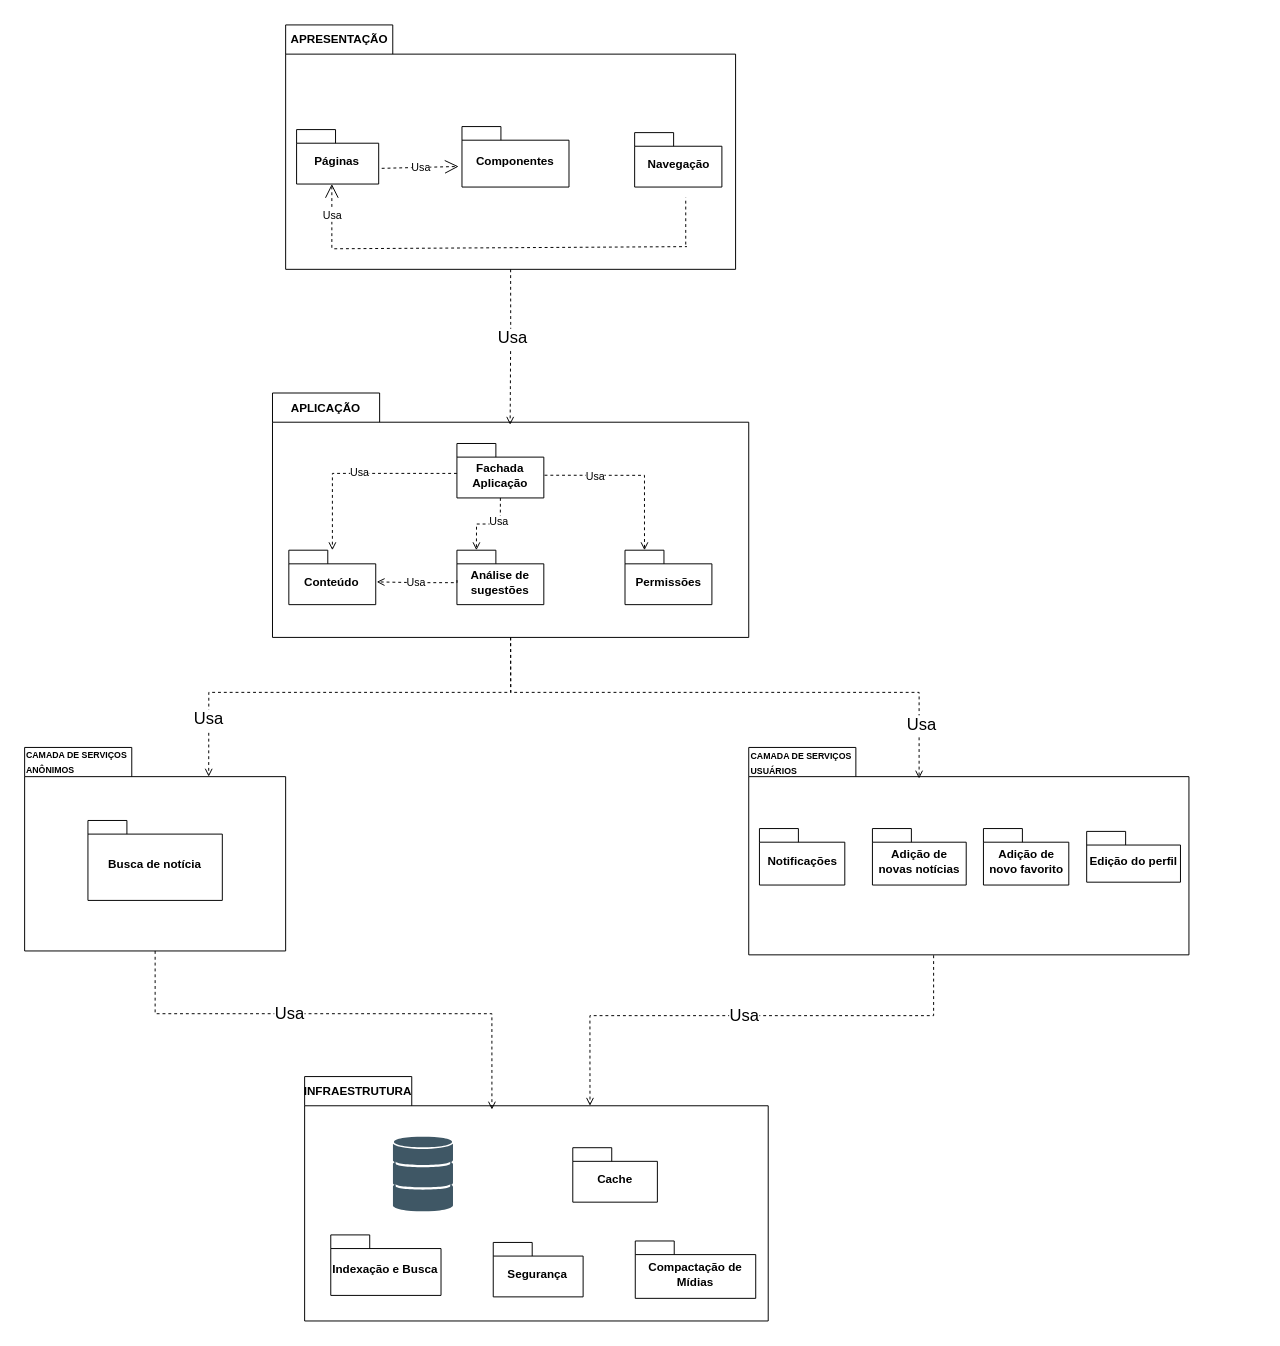
<file: assets/subGrupo1/pacotesgrupo.html>
<!doctype html>
<html lang="pt-BR">
<head>
  <meta charset="utf-8">
  <meta name="viewport" content="width=device-width, initial-scale=1">
  <title>Diagrama de pacotes — SubEquipe 01</title>
  <style>
    * { box-sizing: border-box; }
    html { background: #fff; color-scheme: light; }
    body { margin: 0; padding: 24px; }
    img { display: block; width: 1265px; max-width: 100%; height: auto; margin: 0 auto; }
    @media (max-width: 600px) { body { padding: 8px; } }
  </style>
</head>
<body>
  <main>
    <img src="pacotesgrupo.svg" alt="Diagrama de pacotes consolidado da SubEquipe 01">
  </main>
</body>
</html>
</file>
<file: stylesheets/custom.css>
.diagram-frame,
.diagram-preview {
  display: block;
  width: 100%;
  border: 1px solid var(--md-default-fg-color--lightest);
  background: var(--md-default-bg-color);
}

.diagram-preview {
  position: relative;
  min-height: 120px;
  padding: 0;
  overflow: hidden;
  cursor: zoom-in;
}

.diagram-preview::after {
  position: absolute;
  right: 12px;
  bottom: 12px;
  padding: 5px 8px;
  border-radius: 4px;
  background: rgb(0 0 0 / 70%);
  color: #fff;
  content: "Ampliar";
  font-size: 0.75rem;
}

.diagram-preview img {
  display: block;
  width: 100%;
  max-height: min(70vh, 680px);
  object-fit: contain;
  background: var(--md-default-bg-color);
}

.diagram-modal[hidden] {
  display: none;
}

.diagram-modal {
  position: fixed;
  z-index: 1000;
  inset: 0;
  display: grid;
  place-items: center;
  padding: 24px;
}

.diagram-modal-backdrop {
  position: absolute;
  inset: 0;
  background: rgb(0 0 0 / 78%);
}

.diagram-modal-panel {
  position: relative;
  z-index: 1;
  width: min(96vw, 1500px);
  height: min(94vh, 1100px);
  padding: 16px;
  border: 1px solid rgb(255 255 255 / 25%);
  background: var(--md-default-bg-color);
  box-shadow: 0 16px 50px rgb(0 0 0 / 35%);
}

.diagram-modal-close {
  position: absolute;
  z-index: 2;
  top: 8px;
  right: 8px;
  width: 36px;
  height: 36px;
  border: 0;
  border-radius: 50%;
  background: rgb(0 0 0 / 70%);
  color: #fff;
  cursor: pointer;
  font-size: 1.5rem;
  line-height: 1;
}

.diagram-modal-tools {
  position: absolute;
  z-index: 2;
  top: 8px;
  left: 8px;
  display: flex;
  gap: 4px;
}

.diagram-modal-tools button {
  min-width: 36px;
  height: 36px;
  border: 0;
  border-radius: 4px;
  background: rgb(0 0 0 / 70%);
  color: #fff;
  cursor: pointer;
  font-weight: 700;
}

.diagram-modal-content {
  width: 100%;
  height: 100%;
  overflow: auto;
  text-align: center;
}

.diagram-modal-media {
  display: block;
  width: 100%;
  height: 100%;
  border: 0;
  object-fit: contain;
}

.diagram-modal-open {
  overflow: hidden;
}

@media screen and (max-width: 600px) {
  .diagram-modal {
    padding: 8px;
  }

  .diagram-modal-panel {
    width: 100vw;
    height: 92vh;
    padding: 8px;
  }
}
:root > * {
  --md-primary-fg-color: #f04444;
  --md-accent-fg-color: #f04444;
}

[data-md-color-scheme="slate"] {
  --md-default-bg-color: #111111;
  --md-default-fg-color: #ffffff;
  --md-primary-fg-color: #f04444;
  --md-accent-fg-color: #f04444;
}

[data-md-color-scheme="default"] {
  --md-default-bg-color: #ffffff;
  --md-default-fg-color: #333333;
  --md-primary-fg-color: #f04444;
  --md-accent-fg-color: #f04444;
}
</file>
<file: assets/stylesheets/main.7e37652d.min.css>
@charset "UTF-8";html{-webkit-text-size-adjust:none;-moz-text-size-adjust:none;text-size-adjust:none;box-sizing:border-box}*,:after,:before{box-sizing:inherit}@media (prefers-reduced-motion){*,:after,:before{transition:none!important}}body{margin:0}a,button,input,label{-webkit-tap-highlight-color:transparent}a{color:inherit;text-decoration:none}hr{border:0;box-sizing:initial;display:block;height:.05rem;overflow:visible;padding:0}small{font-size:80%}sub,sup{line-height:1em}img{border-style:none}table{border-collapse:initial;border-spacing:0}td,th{font-weight:400;vertical-align:top}button{background:#0000;border:0;font-family:inherit;font-size:inherit;margin:0;padding:0}input{border:0;outline:none}:root{--md-primary-fg-color:#4051b5;--md-primary-fg-color--light:#5d6cc0;--md-primary-fg-color--dark:#303fa1;--md-primary-bg-color:#fff;--md-primary-bg-color--light:#ffffffb3;--md-accent-fg-color:#526cfe;--md-accent-fg-color--transparent:#526cfe1a;--md-accent-bg-color:#fff;--md-accent-bg-color--light:#ffffffb3}[data-md-color-scheme=default]{color-scheme:light}[data-md-color-scheme=default] img[src$="#gh-dark-mode-only"],[data-md-color-scheme=default] img[src$="#only-dark"]{display:none}:root,[data-md-color-scheme=default]{--md-hue:225deg;--md-default-fg-color:#000000de;--md-default-fg-color--light:#0000008a;--md-default-fg-color--lighter:#00000052;--md-default-fg-color--lightest:#00000012;--md-default-bg-color:#fff;--md-default-bg-color--light:#ffffffb3;--md-default-bg-color--lighter:#ffffff4d;--md-default-bg-color--lightest:#ffffff1f;--md-code-fg-color:#36464e;--md-code-bg-color:#f5f5f5;--md-code-hl-color:#4287ff;--md-code-hl-color--light:#4287ff1a;--md-code-hl-number-color:#d52a2a;--md-code-hl-special-color:#db1457;--md-code-hl-function-color:#a846b9;--md-code-hl-constant-color:#6e59d9;--md-code-hl-keyword-color:#3f6ec6;--md-code-hl-string-color:#1c7d4d;--md-code-hl-name-color:var(--md-code-fg-color);--md-code-hl-operator-color:var(--md-default-fg-color--light);--md-code-hl-punctuation-color:var(--md-default-fg-color--light);--md-code-hl-comment-color:var(--md-default-fg-color--light);--md-code-hl-generic-color:var(--md-default-fg-color--light);--md-code-hl-variable-color:var(--md-default-fg-color--light);--md-typeset-color:var(--md-default-fg-color);--md-typeset-a-color:var(--md-primary-fg-color);--md-typeset-del-color:#f5503d26;--md-typeset-ins-color:#0bd57026;--md-typeset-kbd-color:#fafafa;--md-typeset-kbd-accent-color:#fff;--md-typeset-kbd-border-color:#b8b8b8;--md-typeset-mark-color:#ffff0080;--md-typeset-table-color:#0000001f;--md-typeset-table-color--light:rgba(0,0,0,.035);--md-admonition-fg-color:var(--md-default-fg-color);--md-admonition-bg-color:var(--md-default-bg-color);--md-warning-fg-color:#000000de;--md-warning-bg-color:#ff9;--md-footer-fg-color:#fff;--md-footer-fg-color--light:#ffffffb3;--md-footer-fg-color--lighter:#ffffff73;--md-footer-bg-color:#000000de;--md-footer-bg-color--dark:#00000052;--md-shadow-z1:0 0.2rem 0.5rem #0000000d,0 0 0.05rem #0000001a;--md-shadow-z2:0 0.2rem 0.5rem #0000001a,0 0 0.05rem #00000040;--md-shadow-z3:0 0.2rem 0.5rem #0003,0 0 0.05rem #00000059}.md-icon svg{fill:currentcolor;display:block;height:1.2rem;width:1.2rem}body{-webkit-font-smoothing:antialiased;-moz-osx-font-smoothing:grayscale;--md-text-font-family:var(--md-text-font,_),-apple-system,BlinkMacSystemFont,Helvetica,Arial,sans-serif;--md-code-font-family:var(--md-code-font,_),SFMono-Regular,Consolas,Menlo,monospace}aside,body,input{font-feature-settings:"kern","liga";color:var(--md-typeset-color);font-family:var(--md-text-font-family)}code,kbd,pre{font-feature-settings:"kern";font-family:var(--md-code-font-family)}:root{--md-typeset-table-sort-icon:url('data:image/svg+xml;charset=utf-8,<svg xmlns="http://www.w3.org/2000/svg" viewBox="0 0 24 24"><path d="m18 21-4-4h3V7h-3l4-4 4 4h-3v10h3M2 19v-2h10v2M2 13v-2h7v2M2 7V5h4v2z"/></svg>');--md-typeset-table-sort-icon--asc:url('data:image/svg+xml;charset=utf-8,<svg xmlns="http://www.w3.org/2000/svg" viewBox="0 0 24 24"><path d="M19 17h3l-4 4-4-4h3V3h2M2 17h10v2H2M6 5v2H2V5m0 6h7v2H2z"/></svg>');--md-typeset-table-sort-icon--desc:url('data:image/svg+xml;charset=utf-8,<svg xmlns="http://www.w3.org/2000/svg" viewBox="0 0 24 24"><path d="M19 7h3l-4-4-4 4h3v14h2M2 17h10v2H2M6 5v2H2V5m0 6h7v2H2z"/></svg>')}.md-typeset{-webkit-print-color-adjust:exact;color-adjust:exact;font-size:.8rem;line-height:1.6;overflow-wrap:break-word}@media print{.md-typeset{font-size:.68rem}}.md-typeset blockquote,.md-typeset dl,.md-typeset figure,.md-typeset ol,.md-typeset pre,.md-typeset ul{margin-bottom:1em;margin-top:1em}.md-typeset h1{color:var(--md-default-fg-color--light);font-size:2em;line-height:1.3;margin:0 0 1.25em}.md-typeset h1,.md-typeset h2{font-weight:300;letter-spacing:-.01em}.md-typeset h2{font-size:1.5625em;line-height:1.4;margin:1.6em 0 .64em}.md-typeset h3{font-size:1.25em;font-weight:400;letter-spacing:-.01em;line-height:1.5;margin:1.6em 0 .8em}.md-typeset h2+h3{margin-top:.8em}.md-typeset h4{font-weight:700;letter-spacing:-.01em;margin:1em 0}.md-typeset h5,.md-typeset h6{color:var(--md-default-fg-color--light);font-size:.8em;font-weight:700;letter-spacing:-.01em;margin:1.25em 0}.md-typeset h5{text-transform:uppercase}.md-typeset h5 code{text-transform:none}.md-typeset hr{border-bottom:.05rem solid var(--md-default-fg-color--lightest);display:flow-root;margin:1.5em 0}.md-typeset a{color:var(--md-typeset-a-color);word-break:break-word}.md-typeset a,.md-typeset a:before{transition:color 125ms}.md-typeset a:focus,.md-typeset a:hover{color:var(--md-accent-fg-color)}.md-typeset a:focus code,.md-typeset a:hover code{background-color:var(--md-accent-fg-color--transparent)}.md-typeset a code{color:currentcolor;transition:background-color 125ms}.md-typeset a.focus-visible{outline-color:var(--md-accent-fg-color);outline-offset:.2rem}.md-typeset code,.md-typeset kbd,.md-typeset pre{color:var(--md-code-fg-color);direction:ltr;font-variant-ligatures:none}@media print{.md-typeset code,.md-typeset kbd,.md-typeset pre{white-space:pre-wrap}}.md-typeset code{background-color:var(--md-code-bg-color);border-radius:.1rem;-webkit-box-decoration-break:clone;box-decoration-break:clone;font-size:.85em;padding:0 .2941176471em;word-break:break-word}.md-typeset code:not(.focus-visible){-webkit-tap-highlight-color:transparent;outline:none}.md-typeset pre{display:flow-root;line-height:1.4;position:relative}.md-typeset pre>code{-webkit-box-decoration-break:slice;box-decoration-break:slice;box-shadow:none;display:block;margin:0;outline-color:var(--md-accent-fg-color);overflow:auto;padding:.7720588235em 1.1764705882em;scrollbar-color:var(--md-default-fg-color--lighter) #0000;scrollbar-width:thin;touch-action:auto;word-break:normal}.md-typeset pre>code:hover{scrollbar-color:var(--md-accent-fg-color) #0000}.md-typeset pre>code::-webkit-scrollbar{height:.2rem;width:.2rem}.md-typeset pre>code::-webkit-scrollbar-thumb{background-color:var(--md-default-fg-color--lighter)}.md-typeset pre>code::-webkit-scrollbar-thumb:hover{background-color:var(--md-accent-fg-color)}.md-typeset kbd{background-color:var(--md-typeset-kbd-color);border-radius:.1rem;box-shadow:0 .1rem 0 .05rem var(--md-typeset-kbd-border-color),0 .1rem 0 var(--md-typeset-kbd-border-color),0 -.1rem .2rem var(--md-typeset-kbd-accent-color) inset;color:var(--md-default-fg-color);display:inline-block;font-size:.75em;padding:0 .6666666667em;vertical-align:text-top;word-break:break-word}.md-typeset mark{background-color:var(--md-typeset-mark-color);-webkit-box-decoration-break:clone;box-decoration-break:clone;color:inherit;word-break:break-word}.md-typeset abbr{border-bottom:.05rem dotted var(--md-default-fg-color--light);cursor:help;text-decoration:none}.md-typeset small{opacity:.75}[dir=ltr] .md-typeset sub,[dir=ltr] .md-typeset sup{margin-left:.078125em}[dir=rtl] .md-typeset sub,[dir=rtl] .md-typeset sup{margin-right:.078125em}[dir=ltr] .md-typeset blockquote{padding-left:.6rem}[dir=rtl] .md-typeset blockquote{padding-right:.6rem}[dir=ltr] .md-typeset blockquote{border-left:.2rem solid var(--md-default-fg-color--lighter)}[dir=rtl] .md-typeset blockquote{border-right:.2rem solid var(--md-default-fg-color--lighter)}.md-typeset blockquote{color:var(--md-default-fg-color--light);margin-left:0;margin-right:0}.md-typeset ul{list-style-type:disc}.md-typeset ul[type]{list-style-type:revert-layer}[dir=ltr] .md-typeset ol,[dir=ltr] .md-typeset ul{margin-left:.625em}[dir=rtl] .md-typeset ol,[dir=rtl] .md-typeset ul{margin-right:.625em}.md-typeset ol,.md-typeset ul{padding:0}.md-typeset ol:not([hidden]),.md-typeset ul:not([hidden]){display:flow-root}.md-typeset ol ol,.md-typeset ul ol{list-style-type:lower-alpha}.md-typeset ol ol ol,.md-typeset ul ol ol{list-style-type:lower-roman}.md-typeset ol ol ol ol,.md-typeset ul ol ol ol{list-style-type:upper-alpha}.md-typeset ol ol ol ol ol,.md-typeset ul ol ol ol ol{list-style-type:upper-roman}.md-typeset ol[type],.md-typeset ul[type]{list-style-type:revert-layer}[dir=ltr] .md-typeset ol li,[dir=ltr] .md-typeset ul li{margin-left:1.25em}[dir=rtl] .md-typeset ol li,[dir=rtl] .md-typeset ul li{margin-right:1.25em}.md-typeset ol li,.md-typeset ul li{margin-bottom:.5em}.md-typeset ol li blockquote,.md-typeset ol li p,.md-typeset ul li blockquote,.md-typeset ul li p{margin:.5em 0}.md-typeset ol li:last-child,.md-typeset ul li:last-child{margin-bottom:0}[dir=ltr] .md-typeset ol li ol,[dir=ltr] .md-typeset ol li ul,[dir=ltr] .md-typeset ul li ol,[dir=ltr] .md-typeset ul li ul{margin-left:.625em}[dir=rtl] .md-typeset ol li ol,[dir=rtl] .md-typeset ol li ul,[dir=rtl] .md-typeset ul li ol,[dir=rtl] .md-typeset ul li ul{margin-right:.625em}.md-typeset ol li ol,.md-typeset ol li ul,.md-typeset ul li ol,.md-typeset ul li ul{margin-bottom:.5em;margin-top:.5em}[dir=ltr] .md-typeset dd{margin-left:1.875em}[dir=rtl] .md-typeset dd{margin-right:1.875em}.md-typeset dd{margin-bottom:1.5em;margin-top:1em}.md-typeset img,.md-typeset svg,.md-typeset video{height:auto;max-width:100%}.md-typeset img[align=left]{margin:1em 1em 1em 0}.md-typeset img[align=right]{margin:1em 0 1em 1em}.md-typeset img[align]:only-child{margin-top:0}.md-typeset figure{display:flow-root;margin:1em auto;max-width:100%;text-align:center;width:-moz-fit-content;width:fit-content}.md-typeset figure img{display:block;margin:0 auto}.md-typeset figcaption{font-style:italic;margin:1em auto;max-width:24rem}.md-typeset iframe{max-width:100%}.md-typeset table:not([class]){background-color:var(--md-default-bg-color);border:.05rem solid var(--md-typeset-table-color);border-radius:.1rem;display:inline-block;font-size:.64rem;max-width:100%;overflow:auto;touch-action:auto}@media print{.md-typeset table:not([class]){display:table}}.md-typeset table:not([class])+*{margin-top:1.5em}.md-typeset table:not([class]) td>:first-child,.md-typeset table:not([class]) th>:first-child{margin-top:0}.md-typeset table:not([class]) td>:last-child,.md-typeset table:not([class]) th>:last-child{margin-bottom:0}.md-typeset table:not([class]) td:not([align]),.md-typeset table:not([class]) th:not([align]){text-align:left}[dir=rtl] .md-typeset table:not([class]) td:not([align]),[dir=rtl] .md-typeset table:not([class]) th:not([align]){text-align:right}.md-typeset table:not([class]) th{font-weight:700;min-width:5rem;padding:.9375em 1.25em;vertical-align:top}.md-typeset table:not([class]) td{border-top:.05rem solid var(--md-typeset-table-color);padding:.9375em 1.25em;vertical-align:top}.md-typeset table:not([class]) tbody tr{transition:background-color 125ms}.md-typeset table:not([class]) tbody tr:hover{background-color:var(--md-typeset-table-color--light);box-shadow:0 .05rem 0 var(--md-default-bg-color) inset}.md-typeset table:not([class]) a{word-break:normal}.md-typeset table th[role=columnheader]{cursor:pointer}[dir=ltr] .md-typeset table th[role=columnheader]:after{margin-left:.5em}[dir=rtl] .md-typeset table th[role=columnheader]:after{margin-right:.5em}.md-typeset table th[role=columnheader]:after{content:"";display:inline-block;height:1.2em;-webkit-mask-image:var(--md-typeset-table-sort-icon);mask-image:var(--md-typeset-table-sort-icon);-webkit-mask-repeat:no-repeat;mask-repeat:no-repeat;-webkit-mask-size:contain;mask-size:contain;transition:background-color 125ms;vertical-align:text-bottom;width:1.2em}.md-typeset table th[role=columnheader]:hover:after{background-color:var(--md-default-fg-color--lighter)}.md-typeset table th[role=columnheader][aria-sort=ascending]:after{background-color:var(--md-default-fg-color--light);-webkit-mask-image:var(--md-typeset-table-sort-icon--asc);mask-image:var(--md-typeset-table-sort-icon--asc)}.md-typeset table th[role=columnheader][aria-sort=descending]:after{background-color:var(--md-default-fg-color--light);-webkit-mask-image:var(--md-typeset-table-sort-icon--desc);mask-image:var(--md-typeset-table-sort-icon--desc)}.md-typeset__scrollwrap{margin:1em -.8rem;overflow-x:auto;touch-action:auto}.md-typeset__table{display:inline-block;margin-bottom:.5em;padding:0 .8rem}@media print{.md-typeset__table{display:block}}html .md-typeset__table table{display:table;margin:0;overflow:hidden;width:100%}@media screen and (max-width:44.984375em){.md-content__inner>pre{margin:1em -.8rem}.md-content__inner>pre code{border-radius:0}}.md-typeset .md-author{border-radius:100%;display:block;flex-shrink:0;height:1.6rem;overflow:hidden;position:relative;transition:color 125ms,transform 125ms;width:1.6rem}.md-typeset .md-author img{display:block}.md-typeset .md-author--more{background:var(--md-default-fg-color--lightest);color:var(--md-default-fg-color--lighter);font-size:.6rem;font-weight:700;line-height:1.6rem;text-align:center}.md-typeset .md-author--long{height:2.4rem;width:2.4rem}.md-typeset a.md-author{transform:scale(1)}.md-typeset a.md-author img{border-radius:100%;filter:grayscale(100%) opacity(75%);transition:filter 125ms}.md-typeset a.md-author:focus,.md-typeset a.md-author:hover{transform:scale(1.1);z-index:1}.md-typeset a.md-author:focus img,.md-typeset a.md-author:hover img{filter:grayscale(0)}.md-banner{background-color:var(--md-footer-bg-color);color:var(--md-footer-fg-color);overflow:auto}@media print{.md-banner{display:none}}.md-banner--warning{background-color:var(--md-warning-bg-color);color:var(--md-warning-fg-color)}.md-banner__inner{font-size:.7rem;margin:.6rem auto;padding:0 .8rem}[dir=ltr] .md-banner__button{float:right}[dir=rtl] .md-banner__button{float:left}.md-banner__button{color:inherit;cursor:pointer;transition:opacity .25s}.no-js .md-banner__button{display:none}.md-banner__button:hover{opacity:.7}html{font-size:125%;height:100%;overflow-x:hidden}@media screen and (min-width:100em){html{font-size:137.5%}}@media screen and (min-width:125em){html{font-size:150%}}body{background-color:var(--md-default-bg-color);display:flex;flex-direction:column;font-size:.5rem;min-height:100%;position:relative;width:100%}@media print{body{display:block}}@media screen and (max-width:59.984375em){body[data-md-scrolllock]{position:fixed}}.md-grid{margin-left:auto;margin-right:auto;max-width:61rem}.md-container{display:flex;flex-direction:column;flex-grow:1}@media print{.md-container{display:block}}.md-main{flex-grow:1}.md-main__inner{display:flex;height:100%;margin-top:1.5rem}.md-ellipsis{overflow:hidden;text-overflow:ellipsis}.md-toggle{display:none}.md-option{height:0;opacity:0;position:absolute;width:0}.md-option:checked+label:not([hidden]){display:block}.md-option.focus-visible+label{outline-color:var(--md-accent-fg-color);outline-style:auto}.md-skip{background-color:var(--md-default-fg-color);border-radius:.1rem;color:var(--md-default-bg-color);font-size:.64rem;margin:.5rem;opacity:0;outline-color:var(--md-accent-fg-color);padding:.3rem .5rem;position:fixed;transform:translateY(.4rem);z-index:-1}.md-skip:focus{opacity:1;transform:translateY(0);transition:transform .25s cubic-bezier(.4,0,.2,1),opacity 175ms 75ms;z-index:10}@page{margin:25mm}:root{--md-clipboard-icon:url('data:image/svg+xml;charset=utf-8,<svg xmlns="http://www.w3.org/2000/svg" viewBox="0 0 24 24"><path d="M19 21H8V7h11m0-2H8a2 2 0 0 0-2 2v14a2 2 0 0 0 2 2h11a2 2 0 0 0 2-2V7a2 2 0 0 0-2-2m-3-4H4a2 2 0 0 0-2 2v14h2V3h12z"/></svg>')}.md-clipboard{border-radius:.1rem;color:var(--md-default-fg-color--lightest);cursor:pointer;height:1.5em;outline-color:var(--md-accent-fg-color);outline-offset:.1rem;position:absolute;right:.5em;top:.5em;transition:color .25s;width:1.5em;z-index:1}@media print{.md-clipboard{display:none}}.md-clipboard:not(.focus-visible){-webkit-tap-highlight-color:transparent;outline:none}:hover>.md-clipboard{color:var(--md-default-fg-color--light)}.md-clipboard:focus,.md-clipboard:hover{color:var(--md-accent-fg-color)}.md-clipboard:after{background-color:currentcolor;content:"";display:block;height:1.125em;margin:0 auto;-webkit-mask-image:var(--md-clipboard-icon);mask-image:var(--md-clipboard-icon);-webkit-mask-position:center;mask-position:center;-webkit-mask-repeat:no-repeat;mask-repeat:no-repeat;-webkit-mask-size:contain;mask-size:contain;width:1.125em}.md-clipboard--inline{cursor:pointer}.md-clipboard--inline code{transition:color .25s,background-color .25s}.md-clipboard--inline:focus code,.md-clipboard--inline:hover code{background-color:var(--md-accent-fg-color--transparent);color:var(--md-accent-fg-color)}.md-typeset .md-code__content{display:grid}@keyframes consent{0%{opacity:0;transform:translateY(100%)}to{opacity:1;transform:translateY(0)}}@keyframes overlay{0%{opacity:0}to{opacity:1}}.md-consent__overlay{animation:overlay .25s both;-webkit-backdrop-filter:blur(.1rem);backdrop-filter:blur(.1rem);background-color:#0000008a;height:100%;opacity:1;position:fixed;top:0;width:100%;z-index:5}.md-consent__inner{animation:consent .5s cubic-bezier(.1,.7,.1,1) both;background-color:var(--md-default-bg-color);border:0;border-radius:.1rem;bottom:0;box-shadow:0 0 .2rem #0000001a,0 .2rem .4rem #0003;max-height:100%;overflow:auto;padding:0;position:fixed;width:100%;z-index:5}.md-consent__form{padding:.8rem}.md-consent__settings{display:none;margin:1em 0}input:checked+.md-consent__settings{display:block}.md-consent__controls{margin-bottom:.8rem}.md-typeset .md-consent__controls .md-button{display:inline}@media screen and (max-width:44.984375em){.md-typeset .md-consent__controls .md-button{display:block;margin-top:.4rem;text-align:center;width:100%}}.md-consent label{cursor:pointer}.md-content{flex-grow:1;min-width:0}.md-content__inner{margin:0 .8rem 1.2rem;padding-top:.6rem}@media screen and (min-width:76.25em){[dir=ltr] .md-sidebar--primary:not([hidden])~.md-content>.md-content__inner{margin-left:1.2rem}[dir=ltr] .md-sidebar--secondary:not([hidden])~.md-content>.md-content__inner,[dir=rtl] .md-sidebar--primary:not([hidden])~.md-content>.md-content__inner{margin-right:1.2rem}[dir=rtl] .md-sidebar--secondary:not([hidden])~.md-content>.md-content__inner{margin-left:1.2rem}}.md-content__inner:before{content:"";display:block;height:.4rem}.md-content__inner>:last-child{margin-bottom:0}[dir=ltr] .md-content__button{float:right}[dir=rtl] .md-content__button{float:left}[dir=ltr] .md-content__button{margin-left:.4rem}[dir=rtl] .md-content__button{margin-right:.4rem}.md-content__button{margin:.4rem 0;padding:0}@media print{.md-content__button{display:none}}.md-typeset .md-content__button{color:var(--md-default-fg-color--lighter)}.md-content__button svg{display:inline;vertical-align:top}[dir=rtl] .md-content__button svg{transform:scaleX(-1)}[dir=ltr] .md-dialog{right:.8rem}[dir=rtl] .md-dialog{left:.8rem}.md-dialog{background-color:var(--md-default-fg-color);border-radius:.1rem;bottom:.8rem;box-shadow:var(--md-shadow-z3);min-width:11.1rem;opacity:0;padding:.4rem .6rem;pointer-events:none;position:fixed;transform:translateY(100%);transition:transform 0ms .4s,opacity .4s;z-index:4}@media print{.md-dialog{display:none}}.md-dialog--active{opacity:1;pointer-events:auto;transform:translateY(0);transition:transform .4s cubic-bezier(.075,.85,.175,1),opacity .4s}.md-dialog__inner{color:var(--md-default-bg-color);font-size:.7rem}.md-feedback{margin:2em 0 1em;text-align:center}.md-feedback fieldset{border:none;margin:0;padding:0}.md-feedback__title{font-weight:700;margin:1em auto}.md-feedback__inner{position:relative}.md-feedback__list{display:flex;flex-wrap:wrap;place-content:baseline center;position:relative}.md-feedback__list:hover .md-icon:not(:disabled){color:var(--md-default-fg-color--lighter)}:disabled .md-feedback__list{min-height:1.8rem}.md-feedback__icon{color:var(--md-default-fg-color--light);cursor:pointer;flex-shrink:0;margin:0 .1rem;transition:color 125ms}.md-feedback__icon:not(:disabled).md-icon:hover{color:var(--md-accent-fg-color)}.md-feedback__icon:disabled{color:var(--md-default-fg-color--lightest);pointer-events:none}.md-feedback__note{opacity:0;position:relative;transform:translateY(.4rem);transition:transform .4s cubic-bezier(.1,.7,.1,1),opacity .15s}.md-feedback__note>*{margin:0 auto;max-width:16rem}:disabled .md-feedback__note{opacity:1;transform:translateY(0)}@media print{.md-feedback{display:none}}.md-footer{background-color:var(--md-footer-bg-color);color:var(--md-footer-fg-color)}@media print{.md-footer{display:none}}.md-footer__inner{justify-content:space-between;overflow:auto;padding:.2rem}.md-footer__inner:not([hidden]){display:flex}.md-footer__link{align-items:end;display:flex;flex-grow:0.01;margin-bottom:.4rem;margin-top:1rem;max-width:100%;outline-color:var(--md-accent-fg-color);overflow:hidden;transition:opacity .25s}.md-footer__link:focus,.md-footer__link:hover{opacity:.7}[dir=rtl] .md-footer__link svg{transform:scaleX(-1)}@media screen and (max-width:44.984375em){.md-footer__link--prev{flex-shrink:0}.md-footer__link--prev .md-footer__title{display:none}}[dir=ltr] .md-footer__link--next{margin-left:auto}[dir=rtl] .md-footer__link--next{margin-right:auto}.md-footer__link--next{text-align:right}[dir=rtl] .md-footer__link--next{text-align:left}.md-footer__title{flex-grow:1;font-size:.9rem;margin-bottom:.7rem;max-width:calc(100% - 2.4rem);padding:0 1rem;white-space:nowrap}.md-footer__button{margin:.2rem;padding:.4rem}.md-footer__direction{font-size:.64rem;opacity:.7}.md-footer-meta{background-color:var(--md-footer-bg-color--dark)}.md-footer-meta__inner{display:flex;flex-wrap:wrap;justify-content:space-between;padding:.2rem}html .md-footer-meta.md-typeset a{color:var(--md-footer-fg-color--light)}html .md-footer-meta.md-typeset a:focus,html .md-footer-meta.md-typeset a:hover{color:var(--md-footer-fg-color)}.md-copyright{color:var(--md-footer-fg-color--lighter);font-size:.64rem;margin:auto .6rem;padding:.4rem 0;width:100%}@media screen and (min-width:45em){.md-copyright{width:auto}}.md-copyright__highlight{color:var(--md-footer-fg-color--light)}.md-social{display:inline-flex;gap:.2rem;margin:0 .4rem;padding:.2rem 0 .6rem}@media screen and (min-width:45em){.md-social{padding:.6rem 0}}.md-social__link{display:inline-block;height:1.6rem;text-align:center;width:1.6rem}.md-social__link:before{line-height:1.9}.md-social__link svg{fill:currentcolor;max-height:.8rem;vertical-align:-25%}.md-typeset .md-button{border:.1rem solid;border-radius:.1rem;color:var(--md-primary-fg-color);cursor:pointer;display:inline-block;font-weight:700;padding:.625em 2em;transition:color 125ms,background-color 125ms,border-color 125ms}.md-typeset .md-button--primary{background-color:var(--md-primary-fg-color);border-color:var(--md-primary-fg-color);color:var(--md-primary-bg-color)}.md-typeset .md-button:focus,.md-typeset .md-button:hover{background-color:var(--md-accent-fg-color);border-color:var(--md-accent-fg-color);color:var(--md-accent-bg-color)}[dir=ltr] .md-typeset .md-input{border-top-left-radius:.1rem}[dir=ltr] .md-typeset .md-input,[dir=rtl] .md-typeset .md-input{border-top-right-radius:.1rem}[dir=rtl] .md-typeset .md-input{border-top-left-radius:.1rem}.md-typeset .md-input{border-bottom:.1rem solid var(--md-default-fg-color--lighter);box-shadow:var(--md-shadow-z1);font-size:.8rem;height:1.8rem;padding:0 .6rem;transition:border .25s,box-shadow .25s}.md-typeset .md-input:focus,.md-typeset .md-input:hover{border-bottom-color:var(--md-accent-fg-color);box-shadow:var(--md-shadow-z2)}.md-typeset .md-input--stretch{width:100%}.md-header{background-color:var(--md-primary-fg-color);box-shadow:0 0 .2rem #0000,0 .2rem .4rem #0000;color:var(--md-primary-bg-color);display:block;left:0;position:sticky;right:0;top:0;z-index:4}@media print{.md-header{display:none}}.md-header[hidden]{transform:translateY(-100%);transition:transform .25s cubic-bezier(.8,0,.6,1),box-shadow .25s}.md-header--shadow{box-shadow:0 0 .2rem #0000001a,0 .2rem .4rem #0003;transition:transform .25s cubic-bezier(.1,.7,.1,1),box-shadow .25s}.md-header__inner{align-items:center;display:flex;padding:0 .2rem}.md-header__button{color:currentcolor;cursor:pointer;margin:.2rem;outline-color:var(--md-accent-fg-color);padding:.4rem;position:relative;transition:opacity .25s;vertical-align:middle;z-index:1}.md-header__button:hover{opacity:.7}.md-header__button:not([hidden]){display:inline-block}.md-header__button:not(.focus-visible){-webkit-tap-highlight-color:transparent;outline:none}.md-header__button.md-logo{margin:.2rem;padding:.4rem}@media screen and (max-width:76.234375em){.md-header__button.md-logo{display:none}}.md-header__button.md-logo img,.md-header__button.md-logo svg{fill:currentcolor;display:block;height:1.2rem;width:auto}@media screen and (min-width:60em){.md-header__button[for=__search]{display:none}}.no-js .md-header__button[for=__search]{display:none}[dir=rtl] .md-header__button[for=__search] svg{transform:scaleX(-1)}@media screen and (min-width:76.25em){.md-header__button[for=__drawer]{display:none}}.md-header__topic{display:flex;max-width:100%;position:absolute;transition:transform .4s cubic-bezier(.1,.7,.1,1),opacity .15s;white-space:nowrap}.md-header__topic+.md-header__topic{opacity:0;pointer-events:none;transform:translateX(1.25rem);transition:transform .4s cubic-bezier(1,.7,.1,.1),opacity .15s;z-index:-1}[dir=rtl] .md-header__topic+.md-header__topic{transform:translateX(-1.25rem)}.md-header__topic:first-child{font-weight:700}[dir=ltr] .md-header__title{margin-left:1rem;margin-right:.4rem}[dir=rtl] .md-header__title{margin-left:.4rem;margin-right:1rem}.md-header__title{flex-grow:1;font-size:.9rem;height:2.4rem;line-height:2.4rem}.md-header__title--active .md-header__topic{opacity:0;pointer-events:none;transform:translateX(-1.25rem);transition:transform .4s cubic-bezier(1,.7,.1,.1),opacity .15s;z-index:-1}[dir=rtl] .md-header__title--active .md-header__topic{transform:translateX(1.25rem)}.md-header__title--active .md-header__topic+.md-header__topic{opacity:1;pointer-events:auto;transform:translateX(0);transition:transform .4s cubic-bezier(.1,.7,.1,1),opacity .15s;z-index:0}.md-header__title>.md-header__ellipsis{height:100%;position:relative;width:100%}.md-header__option{display:flex;flex-shrink:0;max-width:100%;transition:max-width 0ms .25s,opacity .25s .25s;white-space:nowrap}[data-md-toggle=search]:checked~.md-header .md-header__option{max-width:0;opacity:0;transition:max-width 0ms,opacity 0ms}.md-header__option>input{bottom:0}.md-header__source{display:none}@media screen and (min-width:60em){[dir=ltr] .md-header__source{margin-left:1rem}[dir=rtl] .md-header__source{margin-right:1rem}.md-header__source{display:block;max-width:11.7rem;width:11.7rem}}@media screen and (min-width:76.25em){[dir=ltr] .md-header__source{margin-left:1.4rem}[dir=rtl] .md-header__source{margin-right:1.4rem}}.md-meta{color:var(--md-default-fg-color--light);font-size:.7rem;line-height:1.3}.md-meta__list{display:inline-flex;flex-wrap:wrap;list-style:none;margin:0;padding:0}.md-meta__item:not(:last-child):after{content:"·";margin-left:.2rem;margin-right:.2rem}.md-meta__link{color:var(--md-typeset-a-color)}.md-meta__link:focus,.md-meta__link:hover{color:var(--md-accent-fg-color)}.md-draft{background-color:#ff1744;border-radius:.125em;color:#fff;display:inline-block;font-weight:700;padding-left:.5714285714em;padding-right:.5714285714em}:root{--md-nav-icon--prev:url('data:image/svg+xml;charset=utf-8,<svg xmlns="http://www.w3.org/2000/svg" viewBox="0 0 24 24"><path d="M20 11v2H8l5.5 5.5-1.42 1.42L4.16 12l7.92-7.92L13.5 5.5 8 11z"/></svg>');--md-nav-icon--next:url('data:image/svg+xml;charset=utf-8,<svg xmlns="http://www.w3.org/2000/svg" viewBox="0 0 24 24"><path d="M8.59 16.58 13.17 12 8.59 7.41 10 6l6 6-6 6z"/></svg>');--md-toc-icon:url('data:image/svg+xml;charset=utf-8,<svg xmlns="http://www.w3.org/2000/svg" viewBox="0 0 24 24"><path d="M3 9h14V7H3zm0 4h14v-2H3zm0 4h14v-2H3zm16 0h2v-2h-2zm0-10v2h2V7zm0 6h2v-2h-2z"/></svg>')}.md-nav{font-size:.7rem;line-height:1.3}.md-nav__title{color:var(--md-default-fg-color--light);display:block;font-weight:700;overflow:hidden;padding:0 .6rem;text-overflow:ellipsis}.md-nav__title .md-nav__button{display:none}.md-nav__title .md-nav__button img{height:100%;width:auto}.md-nav__title .md-nav__button.md-logo img,.md-nav__title .md-nav__button.md-logo svg{fill:currentcolor;display:block;height:2.4rem;max-width:100%;object-fit:contain;width:auto}.md-nav__list{list-style:none;margin:0;padding:0}.md-nav__link{align-items:flex-start;display:flex;gap:.4rem;margin-top:.625em;scroll-snap-align:start;transition:color 125ms}.md-nav__link--passed{color:var(--md-default-fg-color--light)}.md-nav__item .md-nav__link--active,.md-nav__item .md-nav__link--active code{color:var(--md-typeset-a-color)}.md-nav__link .md-ellipsis{position:relative}[dir=ltr] .md-nav__link .md-icon:last-child{margin-left:auto}[dir=rtl] .md-nav__link .md-icon:last-child{margin-right:auto}.md-nav__link svg{fill:currentcolor;flex-shrink:0;height:1.3em;position:relative}.md-nav__link[for]:focus,.md-nav__link[for]:hover,.md-nav__link[href]:focus,.md-nav__link[href]:hover{color:var(--md-accent-fg-color);cursor:pointer}.md-nav__link.focus-visible{outline-color:var(--md-accent-fg-color);outline-offset:.2rem}.md-nav--primary .md-nav__link[for=__toc]{display:none}.md-nav--primary .md-nav__link[for=__toc] .md-icon:after{background-color:currentcolor;display:block;height:100%;-webkit-mask-image:var(--md-toc-icon);mask-image:var(--md-toc-icon);width:100%}.md-nav--primary .md-nav__link[for=__toc]~.md-nav{display:none}.md-nav__container>.md-nav__link{margin-top:0}.md-nav__container>.md-nav__link:first-child{flex-grow:1;min-width:0}.md-nav__icon{flex-shrink:0}.md-nav__source{display:none}@media screen and (max-width:76.234375em){.md-nav--primary,.md-nav--primary .md-nav{background-color:var(--md-default-bg-color);display:flex;flex-direction:column;height:100%;left:0;position:absolute;right:0;top:0;z-index:1}.md-nav--primary .md-nav__item,.md-nav--primary .md-nav__title{font-size:.8rem;line-height:1.5}.md-nav--primary .md-nav__title{background-color:var(--md-default-fg-color--lightest);color:var(--md-default-fg-color--light);cursor:pointer;height:5.6rem;line-height:2.4rem;padding:3rem .8rem .2rem;position:relative;white-space:nowrap}[dir=ltr] .md-nav--primary .md-nav__title .md-nav__icon{left:.4rem}[dir=rtl] .md-nav--primary .md-nav__title .md-nav__icon{right:.4rem}.md-nav--primary .md-nav__title .md-nav__icon{display:block;height:1.2rem;margin:.2rem;position:absolute;top:.4rem;width:1.2rem}.md-nav--primary .md-nav__title .md-nav__icon:after{background-color:currentcolor;content:"";display:block;height:100%;-webkit-mask-image:var(--md-nav-icon--prev);mask-image:var(--md-nav-icon--prev);-webkit-mask-position:center;mask-position:center;-webkit-mask-repeat:no-repeat;mask-repeat:no-repeat;-webkit-mask-size:contain;mask-size:contain;width:100%}.md-nav--primary .md-nav__title~.md-nav__list{background-color:var(--md-default-bg-color);box-shadow:0 .05rem 0 var(--md-default-fg-color--lightest) inset;overflow-y:auto;scroll-snap-type:y mandatory;touch-action:pan-y}.md-nav--primary .md-nav__title~.md-nav__list>:first-child{border-top:0}.md-nav--primary .md-nav__title[for=__drawer]{background-color:var(--md-primary-fg-color);color:var(--md-primary-bg-color);font-weight:700}.md-nav--primary .md-nav__title .md-logo{display:block;left:.2rem;margin:.2rem;padding:.4rem;position:absolute;right:.2rem;top:.2rem}.md-nav--primary .md-nav__list{flex:1}.md-nav--primary .md-nav__item{border-top:.05rem solid var(--md-default-fg-color--lightest)}.md-nav--primary .md-nav__item--active>.md-nav__link{color:var(--md-typeset-a-color)}.md-nav--primary .md-nav__item--active>.md-nav__link:focus,.md-nav--primary .md-nav__item--active>.md-nav__link:hover{color:var(--md-accent-fg-color)}.md-nav--primary .md-nav__link{margin-top:0;padding:.6rem .8rem}.md-nav--primary .md-nav__link svg{margin-top:.1em}.md-nav--primary .md-nav__link>.md-nav__link{padding:0}[dir=ltr] .md-nav--primary .md-nav__link .md-nav__icon{margin-right:-.2rem}[dir=rtl] .md-nav--primary .md-nav__link .md-nav__icon{margin-left:-.2rem}.md-nav--primary .md-nav__link .md-nav__icon{font-size:1.2rem;height:1.2rem;width:1.2rem}.md-nav--primary .md-nav__link .md-nav__icon:after{background-color:currentcolor;content:"";display:block;height:100%;-webkit-mask-image:var(--md-nav-icon--next);mask-image:var(--md-nav-icon--next);-webkit-mask-position:center;mask-position:center;-webkit-mask-repeat:no-repeat;mask-repeat:no-repeat;-webkit-mask-size:contain;mask-size:contain;width:100%}[dir=rtl] .md-nav--primary .md-nav__icon:after{transform:scale(-1)}.md-nav--primary .md-nav--secondary .md-nav{background-color:initial;position:static}[dir=ltr] .md-nav--primary .md-nav--secondary .md-nav .md-nav__link{padding-left:1.4rem}[dir=rtl] .md-nav--primary .md-nav--secondary .md-nav .md-nav__link{padding-right:1.4rem}[dir=ltr] .md-nav--primary .md-nav--secondary .md-nav .md-nav .md-nav__link{padding-left:2rem}[dir=rtl] .md-nav--primary .md-nav--secondary .md-nav .md-nav .md-nav__link{padding-right:2rem}[dir=ltr] .md-nav--primary .md-nav--secondary .md-nav .md-nav .md-nav .md-nav__link{padding-left:2.6rem}[dir=rtl] .md-nav--primary .md-nav--secondary .md-nav .md-nav .md-nav .md-nav__link{padding-right:2.6rem}[dir=ltr] .md-nav--primary .md-nav--secondary .md-nav .md-nav .md-nav .md-nav .md-nav__link{padding-left:3.2rem}[dir=rtl] .md-nav--primary .md-nav--secondary .md-nav .md-nav .md-nav .md-nav .md-nav__link{padding-right:3.2rem}.md-nav--secondary{background-color:initial}.md-nav__toggle~.md-nav{display:flex;opacity:0;transform:translateX(100%);transition:transform .25s cubic-bezier(.8,0,.6,1),opacity 125ms 50ms}[dir=rtl] .md-nav__toggle~.md-nav{transform:translateX(-100%)}.md-nav__toggle:checked~.md-nav{opacity:1;transform:translateX(0);transition:transform .25s cubic-bezier(.4,0,.2,1),opacity 125ms 125ms}.md-nav__toggle:checked~.md-nav>.md-nav__list{-webkit-backface-visibility:hidden;backface-visibility:hidden}}@media screen and (max-width:59.984375em){.md-nav--primary .md-nav__link[for=__toc]{display:flex}.md-nav--primary .md-nav__link[for=__toc] .md-icon:after{content:""}.md-nav--primary .md-nav__link[for=__toc]+.md-nav__link{display:none}.md-nav--primary .md-nav__link[for=__toc]~.md-nav{display:flex}.md-nav__source{background-color:var(--md-primary-fg-color--dark);color:var(--md-primary-bg-color);display:block;padding:0 .2rem}}@media screen and (min-width:60em) and (max-width:76.234375em){.md-nav--integrated .md-nav__link[for=__toc]{display:flex}.md-nav--integrated .md-nav__link[for=__toc] .md-icon:after{content:""}.md-nav--integrated .md-nav__link[for=__toc]+.md-nav__link{display:none}.md-nav--integrated .md-nav__link[for=__toc]~.md-nav{display:flex}}@media screen and (min-width:60em){.md-nav{margin-bottom:-.4rem}.md-nav--secondary .md-nav__title{background:var(--md-default-bg-color);box-shadow:0 0 .4rem .4rem var(--md-default-bg-color);position:sticky;top:0;z-index:1}.md-nav--secondary .md-nav__title[for=__toc]{scroll-snap-align:start}.md-nav--secondary .md-nav__title .md-nav__icon{display:none}[dir=ltr] .md-nav--secondary .md-nav__list{padding-left:.6rem}[dir=rtl] .md-nav--secondary .md-nav__list{padding-right:.6rem}.md-nav--secondary .md-nav__list{padding-bottom:.4rem}[dir=ltr] .md-nav--secondary .md-nav__item>.md-nav__link{margin-right:.4rem}[dir=rtl] .md-nav--secondary .md-nav__item>.md-nav__link{margin-left:.4rem}}@media screen and (min-width:76.25em){.md-nav{margin-bottom:-.4rem;transition:max-height .25s cubic-bezier(.86,0,.07,1)}.md-nav--primary .md-nav__title{background:var(--md-default-bg-color);box-shadow:0 0 .4rem .4rem var(--md-default-bg-color);position:sticky;top:0;z-index:1}.md-nav--primary .md-nav__title[for=__drawer]{scroll-snap-align:start}.md-nav--primary .md-nav__title .md-nav__icon{display:none}[dir=ltr] .md-nav--primary .md-nav__list{padding-left:.6rem}[dir=rtl] .md-nav--primary .md-nav__list{padding-right:.6rem}.md-nav--primary .md-nav__list{padding-bottom:.4rem}[dir=ltr] .md-nav--primary .md-nav__item>.md-nav__link{margin-right:.4rem}[dir=rtl] .md-nav--primary .md-nav__item>.md-nav__link{margin-left:.4rem}.md-nav__toggle~.md-nav{display:grid;grid-template-rows:minmax(.4rem,0fr);opacity:0;transition:grid-template-rows .25s cubic-bezier(.86,0,.07,1),opacity .25s,visibility 0ms .25s;visibility:collapse}.md-nav__toggle~.md-nav>.md-nav__list{overflow:hidden}.md-nav__toggle.md-toggle--indeterminate~.md-nav,.md-nav__toggle:checked~.md-nav{grid-template-rows:minmax(.4rem,1fr);opacity:1;transition:grid-template-rows .25s cubic-bezier(.86,0,.07,1),opacity .15s .1s,visibility 0ms;visibility:visible}.md-nav__toggle.md-toggle--indeterminate~.md-nav{transition:none}.md-nav__item--nested>.md-nav>.md-nav__title{display:none}.md-nav__item--section{display:block;margin:1.25em 0}.md-nav__item--section:last-child{margin-bottom:0}.md-nav__item--section>.md-nav__link{font-weight:700}.md-nav__item--section>.md-nav__link[for]{color:var(--md-default-fg-color--light)}.md-nav__item--section>.md-nav__link:not(.md-nav__container){pointer-events:none}.md-nav__item--section>.md-nav__link .md-icon,.md-nav__item--section>.md-nav__link>[for]{display:none}[dir=ltr] .md-nav__item--section>.md-nav{margin-left:-.6rem}[dir=rtl] .md-nav__item--section>.md-nav{margin-right:-.6rem}.md-nav__item--section>.md-nav{display:block;opacity:1;visibility:visible}.md-nav__item--section>.md-nav>.md-nav__list>.md-nav__item{padding:0}.md-nav__icon{border-radius:100%;height:.9rem;transition:background-color .25s;width:.9rem}.md-nav__icon:hover{background-color:var(--md-accent-fg-color--transparent)}.md-nav__icon:after{background-color:currentcolor;border-radius:100%;content:"";display:inline-block;height:100%;-webkit-mask-image:var(--md-nav-icon--next);mask-image:var(--md-nav-icon--next);-webkit-mask-position:center;mask-position:center;-webkit-mask-repeat:no-repeat;mask-repeat:no-repeat;-webkit-mask-size:contain;mask-size:contain;transition:transform .25s;vertical-align:-.1rem;width:100%}[dir=rtl] .md-nav__icon:after{transform:rotate(180deg)}.md-nav__item--nested .md-nav__toggle:checked~.md-nav__link .md-nav__icon:after,.md-nav__item--nested .md-toggle--indeterminate~.md-nav__link .md-nav__icon:after{transform:rotate(90deg)}.md-nav--lifted>.md-nav__list>.md-nav__item,.md-nav--lifted>.md-nav__title{display:none}.md-nav--lifted>.md-nav__list>.md-nav__item--active{display:block}.md-nav--lifted>.md-nav__list>.md-nav__item--active>.md-nav__link{background:var(--md-default-bg-color);box-shadow:0 0 .4rem .4rem var(--md-default-bg-color);margin-top:0;position:sticky;top:0;z-index:1}.md-nav--lifted>.md-nav__list>.md-nav__item--active>.md-nav__link:not(.md-nav__container){pointer-events:none}.md-nav--lifted>.md-nav__list>.md-nav__item--active.md-nav__item--section{margin:0}[dir=ltr] .md-nav--lifted>.md-nav__list>.md-nav__item>.md-nav:not(.md-nav--secondary){margin-left:-.6rem}[dir=rtl] .md-nav--lifted>.md-nav__list>.md-nav__item>.md-nav:not(.md-nav--secondary){margin-right:-.6rem}.md-nav--lifted>.md-nav__list>.md-nav__item>[for]{color:var(--md-default-fg-color--light)}.md-nav--lifted .md-nav[data-md-level="1"]{grid-template-rows:minmax(.4rem,1fr);opacity:1;visibility:visible}[dir=ltr] .md-nav--integrated>.md-nav__list>.md-nav__item--active .md-nav--secondary{border-left:.05rem solid var(--md-primary-fg-color)}[dir=rtl] .md-nav--integrated>.md-nav__list>.md-nav__item--active .md-nav--secondary{border-right:.05rem solid var(--md-primary-fg-color)}.md-nav--integrated>.md-nav__list>.md-nav__item--active .md-nav--secondary{display:block;margin-bottom:1.25em;opacity:1;visibility:visible}.md-nav--integrated>.md-nav__list>.md-nav__item--active .md-nav--secondary>.md-nav__list{overflow:visible;padding-bottom:0}.md-nav--integrated>.md-nav__list>.md-nav__item--active .md-nav--secondary>.md-nav__title{display:none}}.md-pagination{font-size:.8rem;font-weight:700;gap:.4rem}.md-pagination,.md-pagination>*{align-items:center;display:flex;justify-content:center}.md-pagination>*{border-radius:.2rem;height:1.8rem;min-width:1.8rem;text-align:center}.md-pagination__current{background-color:var(--md-default-fg-color--lightest);color:var(--md-default-fg-color--light)}.md-pagination__link{transition:color 125ms,background-color 125ms}.md-pagination__link:focus,.md-pagination__link:hover{background-color:var(--md-accent-fg-color--transparent);color:var(--md-accent-fg-color)}.md-pagination__link:focus svg,.md-pagination__link:hover svg{color:var(--md-accent-fg-color)}.md-pagination__link.focus-visible{outline-color:var(--md-accent-fg-color);outline-offset:.2rem}.md-pagination__link svg{fill:currentcolor;color:var(--md-default-fg-color--lighter);display:block;max-height:100%;width:1.2rem}.md-post__back{border-bottom:.05rem solid var(--md-default-fg-color--lightest);margin-bottom:1.2rem;padding-bottom:1.2rem}@media screen and (max-width:76.234375em){.md-post__back{display:none}}[dir=rtl] .md-post__back svg{transform:scaleX(-1)}.md-post__authors{display:flex;flex-direction:column;gap:.6rem;margin:0 .6rem 1.2rem}.md-post .md-post__meta a{transition:color 125ms}.md-post .md-post__meta a:focus,.md-post .md-post__meta a:hover{color:var(--md-accent-fg-color)}.md-post__title{color:var(--md-default-fg-color--light);font-weight:700}.md-post--excerpt{margin-bottom:3.2rem}.md-post--excerpt .md-post__header{align-items:center;display:flex;gap:.6rem;min-height:1.6rem}.md-post--excerpt .md-post__authors{align-items:center;display:inline-flex;flex-direction:row;gap:.2rem;margin:0;min-height:2.4rem}[dir=ltr] .md-post--excerpt .md-post__meta .md-meta__list{margin-right:.4rem}[dir=rtl] .md-post--excerpt .md-post__meta .md-meta__list{margin-left:.4rem}.md-post--excerpt .md-post__content>:first-child{--md-scroll-margin:6rem;margin-top:0}.md-post>.md-nav--secondary{margin:1em 0}.md-profile{align-items:center;display:flex;font-size:.7rem;gap:.6rem;line-height:1.4;width:100%}.md-profile__description{flex-grow:1}.md-content--post{display:flex}@media screen and (max-width:76.234375em){.md-content--post{flex-flow:column-reverse}}.md-content--post>.md-content__inner{flex-grow:1;min-width:0}@media screen and (min-width:76.25em){[dir=ltr] .md-content--post>.md-content__inner{margin-left:1.2rem}[dir=rtl] .md-content--post>.md-content__inner{margin-right:1.2rem}}@media screen and (max-width:76.234375em){.md-sidebar.md-sidebar--post{padding:0;position:static;width:100%}.md-sidebar.md-sidebar--post .md-sidebar__scrollwrap{overflow:visible}.md-sidebar.md-sidebar--post .md-sidebar__inner{padding:0}.md-sidebar.md-sidebar--post .md-post__meta{margin-left:.6rem;margin-right:.6rem}.md-sidebar.md-sidebar--post .md-nav__item{border:none;display:inline}.md-sidebar.md-sidebar--post .md-nav__list{display:inline-flex;flex-wrap:wrap;gap:.6rem;padding-bottom:.6rem;padding-top:.6rem}.md-sidebar.md-sidebar--post .md-nav__link{padding:0}.md-sidebar.md-sidebar--post .md-nav{height:auto;margin-bottom:0;position:static}}:root{--md-progress-value:0;--md-progress-delay:400ms}.md-progress{background:var(--md-primary-bg-color);height:.075rem;opacity:min(clamp(0,var(--md-progress-value),1),clamp(0,100 - var(--md-progress-value),1));position:fixed;top:0;transform:scaleX(calc(var(--md-progress-value)*1%));transform-origin:left;transition:transform .5s cubic-bezier(.19,1,.22,1),opacity .25s var(--md-progress-delay);width:100%;z-index:4}:root{--md-search-result-icon:url('data:image/svg+xml;charset=utf-8,<svg xmlns="http://www.w3.org/2000/svg" viewBox="0 0 24 24"><path d="M14 2H6a2 2 0 0 0-2 2v16a2 2 0 0 0 2 2h7c-.41-.25-.8-.56-1.14-.9-.33-.33-.61-.7-.86-1.1H6V4h7v5h5v1.18c.71.16 1.39.43 2 .82V8zm6.31 16.9c1.33-2.11.69-4.9-1.4-6.22-2.11-1.33-4.91-.68-6.22 1.4-1.34 2.11-.69 4.89 1.4 6.22 1.46.93 3.32.93 4.79.02L22 23.39 23.39 22zm-3.81.1a2.5 2.5 0 0 1-2.5-2.5 2.5 2.5 0 0 1 2.5-2.5 2.5 2.5 0 0 1 2.5 2.5 2.5 2.5 0 0 1-2.5 2.5"/></svg>')}.md-search{position:relative}@media screen and (min-width:60em){.md-search{padding:.2rem 0}}.no-js .md-search{display:none}.md-search__overlay{opacity:0;z-index:1}@media screen and (max-width:59.984375em){[dir=ltr] .md-search__overlay{left:-2.2rem}[dir=rtl] .md-search__overlay{right:-2.2rem}.md-search__overlay{background-color:var(--md-default-bg-color);border-radius:1rem;height:2rem;overflow:hidden;pointer-events:none;position:absolute;top:-1rem;transform-origin:center;transition:transform .3s .1s,opacity .2s .2s;width:2rem}[data-md-toggle=search]:checked~.md-header .md-search__overlay{opacity:1;transition:transform .4s,opacity .1s}}@media screen and (min-width:60em){[dir=ltr] .md-search__overlay{left:0}[dir=rtl] .md-search__overlay{right:0}.md-search__overlay{background-color:#0000008a;cursor:pointer;height:0;position:fixed;top:0;transition:width 0ms .25s,height 0ms .25s,opacity .25s;width:0}[data-md-toggle=search]:checked~.md-header .md-search__overlay{height:200vh;opacity:1;transition:width 0ms,height 0ms,opacity .25s;width:100%}}@media screen and (max-width:29.984375em){[data-md-toggle=search]:checked~.md-header .md-search__overlay{transform:scale(45)}}@media screen and (min-width:30em) and (max-width:44.984375em){[data-md-toggle=search]:checked~.md-header .md-search__overlay{transform:scale(60)}}@media screen and (min-width:45em) and (max-width:59.984375em){[data-md-toggle=search]:checked~.md-header .md-search__overlay{transform:scale(75)}}.md-search__inner{-webkit-backface-visibility:hidden;backface-visibility:hidden}@media screen and (max-width:59.984375em){[dir=ltr] .md-search__inner{left:0}[dir=rtl] .md-search__inner{right:0}.md-search__inner{height:0;opacity:0;overflow:hidden;position:fixed;top:0;transform:translateX(5%);transition:width 0ms .3s,height 0ms .3s,transform .15s cubic-bezier(.4,0,.2,1) .15s,opacity .15s .15s;width:0;z-index:2}[dir=rtl] .md-search__inner{transform:translateX(-5%)}[data-md-toggle=search]:checked~.md-header .md-search__inner{height:100%;opacity:1;transform:translateX(0);transition:width 0ms 0ms,height 0ms 0ms,transform .15s cubic-bezier(.1,.7,.1,1) .15s,opacity .15s .15s;width:100%}}@media screen and (min-width:60em){[dir=ltr] .md-search__inner{float:right}[dir=rtl] .md-search__inner{float:left}.md-search__inner{padding:.1rem 0;position:relative;transition:width .25s cubic-bezier(.1,.7,.1,1);width:11.7rem}}@media screen and (min-width:60em) and (max-width:76.234375em){[data-md-toggle=search]:checked~.md-header .md-search__inner{width:23.4rem}}@media screen and (min-width:76.25em){[data-md-toggle=search]:checked~.md-header .md-search__inner{width:34.4rem}}.md-search__form{background-color:var(--md-default-bg-color);box-shadow:0 0 .6rem #0000;height:2.4rem;position:relative;transition:color .25s,background-color .25s;z-index:2}@media screen and (min-width:60em){.md-search__form{background-color:#00000042;border-radius:.1rem;height:1.8rem}.md-search__form:hover{background-color:#ffffff1f}}[data-md-toggle=search]:checked~.md-header .md-search__form{background-color:var(--md-default-bg-color);border-radius:.1rem .1rem 0 0;box-shadow:0 0 .6rem #00000012;color:var(--md-default-fg-color)}[dir=ltr] .md-search__input{padding-left:3.6rem;padding-right:2.2rem}[dir=rtl] .md-search__input{padding-left:2.2rem;padding-right:3.6rem}.md-search__input{background:#0000;font-size:.9rem;height:100%;position:relative;text-overflow:ellipsis;width:100%;z-index:2}.md-search__input::placeholder{transition:color .25s}.md-search__input::placeholder,.md-search__input~.md-search__icon{color:var(--md-default-fg-color--light)}.md-search__input::-ms-clear{display:none}@media screen and (max-width:59.984375em){.md-search__input{font-size:.9rem;height:2.4rem;width:100%}}@media screen and (min-width:60em){[dir=ltr] .md-search__input{padding-left:2.2rem}[dir=rtl] .md-search__input{padding-right:2.2rem}.md-search__input{color:inherit;font-size:.8rem}.md-search__input::placeholder{color:var(--md-primary-bg-color--light)}.md-search__input+.md-search__icon{color:var(--md-primary-bg-color)}[data-md-toggle=search]:checked~.md-header .md-search__input{text-overflow:clip}[data-md-toggle=search]:checked~.md-header .md-search__input+.md-search__icon{color:var(--md-default-fg-color--light)}[data-md-toggle=search]:checked~.md-header .md-search__input::placeholder{color:#0000}}.md-search__icon{cursor:pointer;display:inline-block;height:1.2rem;transition:color .25s,opacity .25s;width:1.2rem}.md-search__icon:hover{opacity:.7}[dir=ltr] .md-search__icon[for=__search]{left:.5rem}[dir=rtl] .md-search__icon[for=__search]{right:.5rem}.md-search__icon[for=__search]{position:absolute;top:.3rem;z-index:2}[dir=rtl] .md-search__icon[for=__search] svg{transform:scaleX(-1)}@media screen and (max-width:59.984375em){[dir=ltr] .md-search__icon[for=__search]{left:.8rem}[dir=rtl] .md-search__icon[for=__search]{right:.8rem}.md-search__icon[for=__search]{top:.6rem}.md-search__icon[for=__search] svg:first-child{display:none}}@media screen and (min-width:60em){.md-search__icon[for=__search]{pointer-events:none}.md-search__icon[for=__search] svg:last-child{display:none}}[dir=ltr] .md-search__options{right:.5rem}[dir=rtl] .md-search__options{left:.5rem}.md-search__options{pointer-events:none;position:absolute;top:.3rem;z-index:2}@media screen and (max-width:59.984375em){[dir=ltr] .md-search__options{right:.8rem}[dir=rtl] .md-search__options{left:.8rem}.md-search__options{top:.6rem}}[dir=ltr] .md-search__options>.md-icon{margin-left:.2rem}[dir=rtl] .md-search__options>.md-icon{margin-right:.2rem}.md-search__options>.md-icon{color:var(--md-default-fg-color--light);opacity:0;transform:scale(.75);transition:transform .15s cubic-bezier(.1,.7,.1,1),opacity .15s}.md-search__options>.md-icon:not(.focus-visible){-webkit-tap-highlight-color:transparent;outline:none}[data-md-toggle=search]:checked~.md-header .md-search__input:valid~.md-search__options>.md-icon{opacity:1;pointer-events:auto;transform:scale(1)}[data-md-toggle=search]:checked~.md-header .md-search__input:valid~.md-search__options>.md-icon:hover{opacity:.7}[dir=ltr] .md-search__suggest{padding-left:3.6rem;padding-right:2.2rem}[dir=rtl] .md-search__suggest{padding-left:2.2rem;padding-right:3.6rem}.md-search__suggest{align-items:center;color:var(--md-default-fg-color--lighter);display:flex;font-size:.9rem;height:100%;opacity:0;position:absolute;top:0;transition:opacity 50ms;white-space:nowrap;width:100%}@media screen and (min-width:60em){[dir=ltr] .md-search__suggest{padding-left:2.2rem}[dir=rtl] .md-search__suggest{padding-right:2.2rem}.md-search__suggest{font-size:.8rem}}[data-md-toggle=search]:checked~.md-header .md-search__suggest{opacity:1;transition:opacity .3s .1s}[dir=ltr] .md-search__output{border-bottom-left-radius:.1rem}[dir=ltr] .md-search__output,[dir=rtl] .md-search__output{border-bottom-right-radius:.1rem}[dir=rtl] .md-search__output{border-bottom-left-radius:.1rem}.md-search__output{overflow:hidden;position:absolute;width:100%;z-index:1}@media screen and (max-width:59.984375em){.md-search__output{bottom:0;top:2.4rem}}@media screen and (min-width:60em){.md-search__output{opacity:0;top:1.9rem;transition:opacity .4s}[data-md-toggle=search]:checked~.md-header .md-search__output{box-shadow:var(--md-shadow-z3);opacity:1}}.md-search__scrollwrap{-webkit-backface-visibility:hidden;backface-visibility:hidden;background-color:var(--md-default-bg-color);height:100%;overflow-y:auto;touch-action:pan-y}@media (-webkit-max-device-pixel-ratio:1),(max-resolution:1dppx){.md-search__scrollwrap{transform:translateZ(0)}}@media screen and (min-width:60em) and (max-width:76.234375em){.md-search__scrollwrap{width:23.4rem}}@media screen and (min-width:76.25em){.md-search__scrollwrap{width:34.4rem}}@media screen and (min-width:60em){.md-search__scrollwrap{max-height:0;scrollbar-color:var(--md-default-fg-color--lighter) #0000;scrollbar-width:thin}[data-md-toggle=search]:checked~.md-header .md-search__scrollwrap{max-height:75vh}.md-search__scrollwrap:hover{scrollbar-color:var(--md-accent-fg-color) #0000}.md-search__scrollwrap::-webkit-scrollbar{height:.2rem;width:.2rem}.md-search__scrollwrap::-webkit-scrollbar-thumb{background-color:var(--md-default-fg-color--lighter)}.md-search__scrollwrap::-webkit-scrollbar-thumb:hover{background-color:var(--md-accent-fg-color)}}.md-search-result{color:var(--md-default-fg-color);word-break:break-word}.md-search-result__meta{background-color:var(--md-default-fg-color--lightest);color:var(--md-default-fg-color--light);font-size:.64rem;line-height:1.8rem;padding:0 .8rem;scroll-snap-align:start}@media screen and (min-width:60em){[dir=ltr] .md-search-result__meta{padding-left:2.2rem}[dir=rtl] .md-search-result__meta{padding-right:2.2rem}}.md-search-result__list{list-style:none;margin:0;padding:0;-webkit-user-select:none;user-select:none}.md-search-result__item{box-shadow:0 -.05rem var(--md-default-fg-color--lightest)}.md-search-result__item:first-child{box-shadow:none}.md-search-result__link{display:block;outline:none;scroll-snap-align:start;transition:background-color .25s}.md-search-result__link:focus,.md-search-result__link:hover{background-color:var(--md-accent-fg-color--transparent)}.md-search-result__link:last-child p:last-child{margin-bottom:.6rem}.md-search-result__more>summary{cursor:pointer;display:block;outline:none;position:sticky;scroll-snap-align:start;top:0;z-index:1}.md-search-result__more>summary::marker{display:none}.md-search-result__more>summary::-webkit-details-marker{display:none}.md-search-result__more>summary>div{color:var(--md-typeset-a-color);font-size:.64rem;padding:.75em .8rem;transition:color .25s,background-color .25s}@media screen and (min-width:60em){[dir=ltr] .md-search-result__more>summary>div{padding-left:2.2rem}[dir=rtl] .md-search-result__more>summary>div{padding-right:2.2rem}}.md-search-result__more>summary:focus>div,.md-search-result__more>summary:hover>div{background-color:var(--md-accent-fg-color--transparent);color:var(--md-accent-fg-color)}.md-search-result__more[open]>summary{background-color:var(--md-default-bg-color)}.md-search-result__article{overflow:hidden;padding:0 .8rem;position:relative}@media screen and (min-width:60em){[dir=ltr] .md-search-result__article{padding-left:2.2rem}[dir=rtl] .md-search-result__article{padding-right:2.2rem}}[dir=ltr] .md-search-result__icon{left:0}[dir=rtl] .md-search-result__icon{right:0}.md-search-result__icon{color:var(--md-default-fg-color--light);height:1.2rem;margin:.5rem;position:absolute;width:1.2rem}@media screen and (max-width:59.984375em){.md-search-result__icon{display:none}}.md-search-result__icon:after{background-color:currentcolor;content:"";display:inline-block;height:100%;-webkit-mask-image:var(--md-search-result-icon);mask-image:var(--md-search-result-icon);-webkit-mask-position:center;mask-position:center;-webkit-mask-repeat:no-repeat;mask-repeat:no-repeat;-webkit-mask-size:contain;mask-size:contain;width:100%}[dir=rtl] .md-search-result__icon:after{transform:scaleX(-1)}.md-search-result .md-typeset{color:var(--md-default-fg-color--light);font-size:.64rem;line-height:1.6}.md-search-result .md-typeset h1{color:var(--md-default-fg-color);font-size:.8rem;font-weight:400;line-height:1.4;margin:.55rem 0}.md-search-result .md-typeset h1 mark{text-decoration:none}.md-search-result .md-typeset h2{color:var(--md-default-fg-color);font-size:.64rem;font-weight:700;line-height:1.6;margin:.5em 0}.md-search-result .md-typeset h2 mark{text-decoration:none}.md-search-result__terms{color:var(--md-default-fg-color);display:block;font-size:.64rem;font-style:italic;margin:.5em 0}.md-search-result mark{background-color:initial;color:var(--md-accent-fg-color);text-decoration:underline}.md-select{position:relative;z-index:1}.md-select__inner{background-color:var(--md-default-bg-color);border-radius:.1rem;box-shadow:var(--md-shadow-z2);color:var(--md-default-fg-color);left:50%;margin-top:.2rem;max-height:0;opacity:0;position:absolute;top:calc(100% - .2rem);transform:translate3d(-50%,.3rem,0);transition:transform .25s 375ms,opacity .25s .25s,max-height 0ms .5s}.md-select:focus-within .md-select__inner,.md-select:hover .md-select__inner{max-height:10rem;opacity:1;transform:translate3d(-50%,0,0);transition:transform .25s cubic-bezier(.1,.7,.1,1),opacity .25s,max-height 0ms}.md-select__inner:after{border-bottom:.2rem solid #0000;border-bottom-color:var(--md-default-bg-color);border-left:.2rem solid #0000;border-right:.2rem solid #0000;border-top:0;content:"";height:0;left:50%;margin-left:-.2rem;margin-top:-.2rem;position:absolute;top:0;width:0}.md-select__list{border-radius:.1rem;font-size:.8rem;list-style-type:none;margin:0;max-height:inherit;overflow:auto;padding:0}.md-select__item{line-height:1.8rem}[dir=ltr] .md-select__link{padding-left:.6rem;padding-right:1.2rem}[dir=rtl] .md-select__link{padding-left:1.2rem;padding-right:.6rem}.md-select__link{cursor:pointer;display:block;outline:none;scroll-snap-align:start;transition:background-color .25s,color .25s;width:100%}.md-select__link:focus,.md-select__link:hover{color:var(--md-accent-fg-color)}.md-select__link:focus{background-color:var(--md-default-fg-color--lightest)}.md-sidebar{align-self:flex-start;flex-shrink:0;padding:1.2rem 0;position:sticky;top:2.4rem;width:12.1rem}@media print{.md-sidebar{display:none}}@media screen and (max-width:76.234375em){[dir=ltr] .md-sidebar--primary{left:-12.1rem}[dir=rtl] .md-sidebar--primary{right:-12.1rem}.md-sidebar--primary{background-color:var(--md-default-bg-color);display:block;height:100%;position:fixed;top:0;transform:translateX(0);transition:transform .25s cubic-bezier(.4,0,.2,1),box-shadow .25s;width:12.1rem;z-index:5}[data-md-toggle=drawer]:checked~.md-container .md-sidebar--primary{box-shadow:var(--md-shadow-z3);transform:translateX(12.1rem)}[dir=rtl] [data-md-toggle=drawer]:checked~.md-container .md-sidebar--primary{transform:translateX(-12.1rem)}.md-sidebar--primary .md-sidebar__scrollwrap{bottom:0;left:0;margin:0;overflow:hidden;position:absolute;right:0;scroll-snap-type:none;top:0}}@media screen and (min-width:76.25em){.md-sidebar{height:0}.no-js .md-sidebar{height:auto}.md-header--lifted~.md-container .md-sidebar{top:4.8rem}}.md-sidebar--secondary{display:none;order:2}@media screen and (min-width:60em){.md-sidebar--secondary{height:0}.no-js .md-sidebar--secondary{height:auto}.md-sidebar--secondary:not([hidden]){display:block}.md-sidebar--secondary .md-sidebar__scrollwrap{touch-action:pan-y}}.md-sidebar__scrollwrap{-webkit-backface-visibility:hidden;backface-visibility:hidden;margin:0 .2rem;overflow-y:auto;scrollbar-color:var(--md-default-fg-color--lighter) #0000}@media screen and (min-width:60em){.md-sidebar__scrollwrap{scrollbar-gutter:stable;scrollbar-width:thin}}.md-sidebar__scrollwrap::-webkit-scrollbar{height:.2rem;width:.2rem}.md-sidebar__scrollwrap:focus-within,.md-sidebar__scrollwrap:hover{scrollbar-color:var(--md-accent-fg-color) #0000}.md-sidebar__scrollwrap:focus-within::-webkit-scrollbar-thumb,.md-sidebar__scrollwrap:hover::-webkit-scrollbar-thumb{background-color:var(--md-default-fg-color--lighter)}.md-sidebar__scrollwrap:focus-within::-webkit-scrollbar-thumb:hover,.md-sidebar__scrollwrap:hover::-webkit-scrollbar-thumb:hover{background-color:var(--md-accent-fg-color)}@supports selector(::-webkit-scrollbar){.md-sidebar__scrollwrap{scrollbar-gutter:auto}[dir=ltr] .md-sidebar__inner{padding-right:calc(100% - 11.5rem)}[dir=rtl] .md-sidebar__inner{padding-left:calc(100% - 11.5rem)}}@media screen and (max-width:76.234375em){.md-overlay{background-color:#0000008a;height:0;opacity:0;position:fixed;top:0;transition:width 0ms .25s,height 0ms .25s,opacity .25s;width:0;z-index:5}[data-md-toggle=drawer]:checked~.md-overlay{height:100%;opacity:1;transition:width 0ms,height 0ms,opacity .25s;width:100%}}@keyframes facts{0%{height:0}to{height:.65rem}}@keyframes fact{0%{opacity:0;transform:translateY(100%)}50%{opacity:0}to{opacity:1;transform:translateY(0)}}:root{--md-source-forks-icon:url('data:image/svg+xml;charset=utf-8,<svg xmlns="http://www.w3.org/2000/svg" viewBox="0 0 16 16"><path d="M5 5.372v.878c0 .414.336.75.75.75h4.5a.75.75 0 0 0 .75-.75v-.878a2.25 2.25 0 1 1 1.5 0v.878a2.25 2.25 0 0 1-2.25 2.25h-1.5v2.128a2.251 2.251 0 1 1-1.5 0V8.5h-1.5A2.25 2.25 0 0 1 3.5 6.25v-.878a2.25 2.25 0 1 1 1.5 0M5 3.25a.75.75 0 1 0-1.5 0 .75.75 0 0 0 1.5 0m6.75.75a.75.75 0 1 0 0-1.5.75.75 0 0 0 0 1.5m-3 8.75a.75.75 0 1 0-1.5 0 .75.75 0 0 0 1.5 0"/></svg>');--md-source-repositories-icon:url('data:image/svg+xml;charset=utf-8,<svg xmlns="http://www.w3.org/2000/svg" viewBox="0 0 16 16"><path d="M2 2.5A2.5 2.5 0 0 1 4.5 0h8.75a.75.75 0 0 1 .75.75v12.5a.75.75 0 0 1-.75.75h-2.5a.75.75 0 0 1 0-1.5h1.75v-2h-8a1 1 0 0 0-.714 1.7.75.75 0 1 1-1.072 1.05A2.5 2.5 0 0 1 2 11.5Zm10.5-1h-8a1 1 0 0 0-1 1v6.708A2.5 2.5 0 0 1 4.5 9h8ZM5 12.25a.25.25 0 0 1 .25-.25h3.5a.25.25 0 0 1 .25.25v3.25a.25.25 0 0 1-.4.2l-1.45-1.087a.25.25 0 0 0-.3 0L5.4 15.7a.25.25 0 0 1-.4-.2Z"/></svg>');--md-source-stars-icon:url('data:image/svg+xml;charset=utf-8,<svg xmlns="http://www.w3.org/2000/svg" viewBox="0 0 16 16"><path d="M8 .25a.75.75 0 0 1 .673.418l1.882 3.815 4.21.612a.75.75 0 0 1 .416 1.279l-3.046 2.97.719 4.192a.751.751 0 0 1-1.088.791L8 12.347l-3.766 1.98a.75.75 0 0 1-1.088-.79l.72-4.194L.818 6.374a.75.75 0 0 1 .416-1.28l4.21-.611L7.327.668A.75.75 0 0 1 8 .25m0 2.445L6.615 5.5a.75.75 0 0 1-.564.41l-3.097.45 2.24 2.184a.75.75 0 0 1 .216.664l-.528 3.084 2.769-1.456a.75.75 0 0 1 .698 0l2.77 1.456-.53-3.084a.75.75 0 0 1 .216-.664l2.24-2.183-3.096-.45a.75.75 0 0 1-.564-.41z"/></svg>');--md-source-version-icon:url('data:image/svg+xml;charset=utf-8,<svg xmlns="http://www.w3.org/2000/svg" viewBox="0 0 16 16"><path d="M1 7.775V2.75C1 1.784 1.784 1 2.75 1h5.025c.464 0 .91.184 1.238.513l6.25 6.25a1.75 1.75 0 0 1 0 2.474l-5.026 5.026a1.75 1.75 0 0 1-2.474 0l-6.25-6.25A1.75 1.75 0 0 1 1 7.775m1.5 0c0 .066.026.13.073.177l6.25 6.25a.25.25 0 0 0 .354 0l5.025-5.025a.25.25 0 0 0 0-.354l-6.25-6.25a.25.25 0 0 0-.177-.073H2.75a.25.25 0 0 0-.25.25ZM6 5a1 1 0 1 1 0 2 1 1 0 0 1 0-2"/></svg>')}.md-source{-webkit-backface-visibility:hidden;backface-visibility:hidden;display:block;font-size:.65rem;line-height:1.2;outline-color:var(--md-accent-fg-color);transition:opacity .25s;white-space:nowrap}.md-source:hover{opacity:.7}.md-source__icon{display:inline-block;height:2.4rem;vertical-align:middle;width:2rem}[dir=ltr] .md-source__icon svg{margin-left:.6rem}[dir=rtl] .md-source__icon svg{margin-right:.6rem}.md-source__icon svg{margin-top:.6rem}[dir=ltr] .md-source__icon+.md-source__repository{padding-left:2rem}[dir=rtl] .md-source__icon+.md-source__repository{padding-right:2rem}[dir=ltr] .md-source__icon+.md-source__repository{margin-left:-2rem}[dir=rtl] .md-source__icon+.md-source__repository{margin-right:-2rem}[dir=ltr] .md-source__repository{margin-left:.6rem}[dir=rtl] .md-source__repository{margin-right:.6rem}.md-source__repository{display:inline-block;max-width:calc(100% - 1.2rem);overflow:hidden;text-overflow:ellipsis;vertical-align:middle}.md-source__facts{display:flex;font-size:.55rem;gap:.4rem;list-style-type:none;margin:.1rem 0 0;opacity:.75;overflow:hidden;padding:0;width:100%}.md-source__repository--active .md-source__facts{animation:facts .25s ease-in}.md-source__fact{overflow:hidden;text-overflow:ellipsis}.md-source__repository--active .md-source__fact{animation:fact .4s ease-out}[dir=ltr] .md-source__fact:before{margin-right:.1rem}[dir=rtl] .md-source__fact:before{margin-left:.1rem}.md-source__fact:before{background-color:currentcolor;content:"";display:inline-block;height:.6rem;-webkit-mask-position:center;mask-position:center;-webkit-mask-repeat:no-repeat;mask-repeat:no-repeat;-webkit-mask-size:contain;mask-size:contain;vertical-align:text-top;width:.6rem}.md-source__fact:nth-child(1n+2){flex-shrink:0}.md-source__fact--version:before{-webkit-mask-image:var(--md-source-version-icon);mask-image:var(--md-source-version-icon)}.md-source__fact--stars:before{-webkit-mask-image:var(--md-source-stars-icon);mask-image:var(--md-source-stars-icon)}.md-source__fact--forks:before{-webkit-mask-image:var(--md-source-forks-icon);mask-image:var(--md-source-forks-icon)}.md-source__fact--repositories:before{-webkit-mask-image:var(--md-source-repositories-icon);mask-image:var(--md-source-repositories-icon)}.md-source-file{margin:1em 0}[dir=ltr] .md-source-file__fact{margin-right:.6rem}[dir=rtl] .md-source-file__fact{margin-left:.6rem}.md-source-file__fact{align-items:center;color:var(--md-default-fg-color--light);display:inline-flex;font-size:.68rem;gap:.3rem}.md-source-file__fact .md-icon{flex-shrink:0;margin-bottom:.05rem}[dir=ltr] .md-source-file__fact .md-author{float:left}[dir=rtl] .md-source-file__fact .md-author{float:right}.md-source-file__fact .md-author{margin-right:.2rem}.md-source-file__fact svg{width:.9rem}:root{--md-status:url('data:image/svg+xml;charset=utf-8,<svg xmlns="http://www.w3.org/2000/svg" viewBox="0 0 24 24"><path d="M11 9h2V7h-2m1 13c-4.41 0-8-3.59-8-8s3.59-8 8-8 8 3.59 8 8-3.59 8-8 8m0-18A10 10 0 0 0 2 12a10 10 0 0 0 10 10 10 10 0 0 0 10-10A10 10 0 0 0 12 2m-1 15h2v-6h-2z"/></svg>');--md-status--new:url('data:image/svg+xml;charset=utf-8,<svg xmlns="http://www.w3.org/2000/svg" viewBox="0 0 24 24"><path d="m23 12-2.44-2.78.34-3.68-3.61-.82-1.89-3.18L12 3 8.6 1.54 6.71 4.72l-3.61.81.34 3.68L1 12l2.44 2.78-.34 3.69 3.61.82 1.89 3.18L12 21l3.4 1.46 1.89-3.18 3.61-.82-.34-3.68zm-10 5h-2v-2h2zm0-4h-2V7h2z"/></svg>');--md-status--deprecated:url('data:image/svg+xml;charset=utf-8,<svg xmlns="http://www.w3.org/2000/svg" viewBox="0 0 24 24"><path d="M9 3v1H4v2h1v13a2 2 0 0 0 2 2h10a2 2 0 0 0 2-2V6h1V4h-5V3zm0 5h2v9H9zm4 0h2v9h-2z"/></svg>');--md-status--encrypted:url('data:image/svg+xml;charset=utf-8,<svg xmlns="http://www.w3.org/2000/svg" viewBox="0 0 24 24"><path d="M12 1 3 5v6c0 5.55 3.84 10.74 9 12 5.16-1.26 9-6.45 9-12V5zm0 6c1.4 0 2.8 1.1 2.8 2.5V11c.6 0 1.2.6 1.2 1.3v3.5c0 .6-.6 1.2-1.3 1.2H9.2c-.6 0-1.2-.6-1.2-1.3v-3.5c0-.6.6-1.2 1.2-1.2V9.5C9.2 8.1 10.6 7 12 7m0 1.2c-.8 0-1.5.5-1.5 1.3V11h3V9.5c0-.8-.7-1.3-1.5-1.3"/></svg>')}.md-status:after{background-color:var(--md-default-fg-color--light);content:"";display:inline-block;height:1.125em;-webkit-mask-image:var(--md-status);mask-image:var(--md-status);-webkit-mask-position:center;mask-position:center;-webkit-mask-repeat:no-repeat;mask-repeat:no-repeat;-webkit-mask-size:contain;mask-size:contain;vertical-align:text-bottom;width:1.125em}.md-status:hover:after{background-color:currentcolor}.md-status--new:after{-webkit-mask-image:var(--md-status--new);mask-image:var(--md-status--new)}.md-status--deprecated:after{-webkit-mask-image:var(--md-status--deprecated);mask-image:var(--md-status--deprecated)}.md-status--encrypted:after{-webkit-mask-image:var(--md-status--encrypted);mask-image:var(--md-status--encrypted)}.md-tabs{background-color:var(--md-primary-fg-color);color:var(--md-primary-bg-color);display:block;line-height:1.3;overflow:auto;width:100%;z-index:3}@media print{.md-tabs{display:none}}@media screen and (max-width:76.234375em){.md-tabs{display:none}}.md-tabs[hidden]{pointer-events:none}[dir=ltr] .md-tabs__list{margin-left:.2rem}[dir=rtl] .md-tabs__list{margin-right:.2rem}.md-tabs__list{contain:content;display:flex;list-style:none;margin:0;overflow:auto;padding:0;scrollbar-width:none;white-space:nowrap}.md-tabs__list::-webkit-scrollbar{display:none}.md-tabs__item{height:2.4rem;padding-left:.6rem;padding-right:.6rem}.md-tabs__item--active .md-tabs__link{color:inherit;opacity:1}.md-tabs__link{-webkit-backface-visibility:hidden;backface-visibility:hidden;display:flex;font-size:.7rem;margin-top:.8rem;opacity:.7;outline-color:var(--md-accent-fg-color);outline-offset:.2rem;transition:transform .4s cubic-bezier(.1,.7,.1,1),opacity .25s}.md-tabs__link:focus,.md-tabs__link:hover{color:inherit;opacity:1}[dir=ltr] .md-tabs__link svg{margin-right:.4rem}[dir=rtl] .md-tabs__link svg{margin-left:.4rem}.md-tabs__link svg{fill:currentcolor;height:1.3em}.md-tabs__item:nth-child(2) .md-tabs__link{transition-delay:20ms}.md-tabs__item:nth-child(3) .md-tabs__link{transition-delay:40ms}.md-tabs__item:nth-child(4) .md-tabs__link{transition-delay:60ms}.md-tabs__item:nth-child(5) .md-tabs__link{transition-delay:80ms}.md-tabs__item:nth-child(6) .md-tabs__link{transition-delay:.1s}.md-tabs__item:nth-child(7) .md-tabs__link{transition-delay:.12s}.md-tabs__item:nth-child(8) .md-tabs__link{transition-delay:.14s}.md-tabs__item:nth-child(9) .md-tabs__link{transition-delay:.16s}.md-tabs__item:nth-child(10) .md-tabs__link{transition-delay:.18s}.md-tabs__item:nth-child(11) .md-tabs__link{transition-delay:.2s}.md-tabs__item:nth-child(12) .md-tabs__link{transition-delay:.22s}.md-tabs__item:nth-child(13) .md-tabs__link{transition-delay:.24s}.md-tabs__item:nth-child(14) .md-tabs__link{transition-delay:.26s}.md-tabs__item:nth-child(15) .md-tabs__link{transition-delay:.28s}.md-tabs__item:nth-child(16) .md-tabs__link{transition-delay:.3s}.md-tabs[hidden] .md-tabs__link{opacity:0;transform:translateY(50%);transition:transform 0ms .1s,opacity .1s}:root{--md-tag-icon:url('data:image/svg+xml;charset=utf-8,<svg xmlns="http://www.w3.org/2000/svg" viewBox="0 0 24 24"><path d="m5.41 21 .71-4h-4l.35-2h4l1.06-6h-4l.35-2h4l.71-4h2l-.71 4h6l.71-4h2l-.71 4h4l-.35 2h-4l-1.06 6h4l-.35 2h-4l-.71 4h-2l.71-4h-6l-.71 4zM9.53 9l-1.06 6h6l1.06-6z"/></svg>')}.md-typeset .md-tags:not([hidden]){display:inline-flex;flex-wrap:wrap;gap:.5em;margin-bottom:.75em;margin-top:-.125em}.md-typeset .md-tag{align-items:center;background:var(--md-default-fg-color--lightest);border-radius:2.4rem;display:inline-flex;font-size:.64rem;font-size:min(.8em,.64rem);font-weight:700;gap:.5em;letter-spacing:normal;line-height:1.6;padding:.3125em .78125em}.md-typeset .md-tag[href]{-webkit-tap-highlight-color:transparent;color:inherit;outline:none;transition:color 125ms,background-color 125ms}.md-typeset .md-tag[href]:focus,.md-typeset .md-tag[href]:hover{background-color:var(--md-accent-fg-color);color:var(--md-accent-bg-color)}[id]>.md-typeset .md-tag{vertical-align:text-top}.md-typeset .md-tag-icon:before{background-color:var(--md-default-fg-color--lighter);content:"";display:inline-block;height:1.2em;-webkit-mask-image:var(--md-tag-icon);mask-image:var(--md-tag-icon);-webkit-mask-position:center;mask-position:center;-webkit-mask-repeat:no-repeat;mask-repeat:no-repeat;-webkit-mask-size:contain;mask-size:contain;transition:background-color 125ms;vertical-align:text-bottom;width:1.2em}.md-typeset .md-tag-icon[href]:focus:before,.md-typeset .md-tag-icon[href]:hover:before{background-color:var(--md-accent-bg-color)}@keyframes pulse{0%{transform:scale(.95)}75%{transform:scale(1)}to{transform:scale(.95)}}:root{--md-annotation-bg-icon:url('data:image/svg+xml;charset=utf-8,<svg xmlns="http://www.w3.org/2000/svg" viewBox="0 0 24 24"><path d="M12 2A10 10 0 0 0 2 12a10 10 0 0 0 10 10 10 10 0 0 0 10-10A10 10 0 0 0 12 2"/></svg>');--md-annotation-icon:url('data:image/svg+xml;charset=utf-8,<svg xmlns="http://www.w3.org/2000/svg" viewBox="0 0 24 24"><path d="M17 13h-4v4h-2v-4H7v-2h4V7h2v4h4m-5-9A10 10 0 0 0 2 12a10 10 0 0 0 10 10 10 10 0 0 0 10-10A10 10 0 0 0 12 2"/></svg>')}.md-tooltip{-webkit-backface-visibility:hidden;backface-visibility:hidden;background-color:var(--md-default-bg-color);border-radius:.1rem;box-shadow:var(--md-shadow-z2);color:var(--md-default-fg-color);font-family:var(--md-text-font-family);left:clamp(var(--md-tooltip-0,0rem) + .8rem,var(--md-tooltip-x),100vw + var(--md-tooltip-0,0rem) + .8rem - var(--md-tooltip-width) - 2 * .8rem);max-width:calc(100vw - 1.6rem);opacity:0;position:absolute;top:var(--md-tooltip-y);transform:translateY(-.4rem);transition:transform 0ms .25s,opacity .25s,z-index .25s;width:var(--md-tooltip-width);z-index:0}.md-tooltip--active{opacity:1;transform:translateY(0);transition:transform .25s cubic-bezier(.1,.7,.1,1),opacity .25s,z-index 0ms;z-index:2}.md-tooltip--inline{font-weight:700;-webkit-user-select:none;user-select:none;width:auto}.md-tooltip--inline:not(.md-tooltip--active){transform:translateY(.2rem) scale(.9)}.md-tooltip--inline .md-tooltip__inner{font-size:.5rem;padding:.2rem .4rem}[hidden]+.md-tooltip--inline{display:none}.focus-visible>.md-tooltip,.md-tooltip:target{outline:var(--md-accent-fg-color) auto}.md-tooltip__inner{font-size:.64rem;padding:.8rem}.md-tooltip__inner.md-typeset>:first-child{margin-top:0}.md-tooltip__inner.md-typeset>:last-child{margin-bottom:0}.md-annotation{font-style:normal;font-weight:400;outline:none;text-align:initial;vertical-align:text-bottom;white-space:normal}[dir=rtl] .md-annotation{direction:rtl}code .md-annotation{font-family:var(--md-code-font-family);font-size:inherit}.md-annotation:not([hidden]){display:inline-block;line-height:1.25}.md-annotation__index{border-radius:.01px;cursor:pointer;display:inline-block;margin-left:.4ch;margin-right:.4ch;outline:none;overflow:hidden;position:relative;-webkit-user-select:none;user-select:none;vertical-align:text-top;z-index:0}.md-annotation .md-annotation__index{transition:z-index .25s}@media screen{.md-annotation__index{width:2.2ch}[data-md-visible]>.md-annotation__index{animation:pulse 2s infinite}.md-annotation__index:before{background:var(--md-default-bg-color);-webkit-mask-image:var(--md-annotation-bg-icon);mask-image:var(--md-annotation-bg-icon)}.md-annotation__index:after,.md-annotation__index:before{content:"";height:2.2ch;-webkit-mask-position:center;mask-position:center;-webkit-mask-repeat:no-repeat;mask-repeat:no-repeat;-webkit-mask-size:contain;mask-size:contain;position:absolute;top:-.1ch;width:2.2ch;z-index:-1}.md-annotation__index:after{background-color:var(--md-default-fg-color--lighter);-webkit-mask-image:var(--md-annotation-icon);mask-image:var(--md-annotation-icon);transform:scale(1.0001);transition:background-color .25s,transform .25s}.md-tooltip--active+.md-annotation__index:after{transform:rotate(45deg)}.md-tooltip--active+.md-annotation__index:after,:hover>.md-annotation__index:after{background-color:var(--md-accent-fg-color)}}.md-tooltip--active+.md-annotation__index{animation-play-state:paused;transition-duration:0ms;z-index:2}.md-annotation__index [data-md-annotation-id]{display:inline-block}@media print{.md-annotation__index [data-md-annotation-id]{background:var(--md-default-fg-color--lighter);border-radius:2ch;color:var(--md-default-bg-color);font-weight:700;padding:0 .6ch;white-space:nowrap}.md-annotation__index [data-md-annotation-id]:after{content:attr(data-md-annotation-id)}}.md-typeset .md-annotation-list{counter-reset:annotation;list-style:none!important}.md-typeset .md-annotation-list li{position:relative}[dir=ltr] .md-typeset .md-annotation-list li:before{left:-2.125em}[dir=rtl] .md-typeset .md-annotation-list li:before{right:-2.125em}.md-typeset .md-annotation-list li:before{background:var(--md-default-fg-color--lighter);border-radius:2ch;color:var(--md-default-bg-color);content:counter(annotation);counter-increment:annotation;font-size:.8875em;font-weight:700;height:2ch;line-height:1.25;min-width:2ch;padding:0 .6ch;position:absolute;text-align:center;top:.25em}:root{--md-tooltip-width:20rem;--md-tooltip-tail:0.3rem}.md-tooltip2{-webkit-backface-visibility:hidden;backface-visibility:hidden;color:var(--md-default-fg-color);font-family:var(--md-text-font-family);opacity:0;pointer-events:none;position:absolute;top:calc(var(--md-tooltip-host-y) + var(--md-tooltip-y));transform:translateY(-.4rem);transform-origin:calc(var(--md-tooltip-host-x) + var(--md-tooltip-x)) 0;transition:transform 0ms .25s,opacity .25s,z-index .25s;width:100%;z-index:0}.md-tooltip2:before{border-left:var(--md-tooltip-tail) solid #0000;border-right:var(--md-tooltip-tail) solid #0000;content:"";display:block;left:clamp(1.5 * .8rem,var(--md-tooltip-host-x) + var(--md-tooltip-x) - var(--md-tooltip-tail),100vw - 2 * var(--md-tooltip-tail) - 1.5 * .8rem);position:absolute;z-index:1}.md-tooltip2--top:before{border-top:var(--md-tooltip-tail) solid var(--md-default-bg-color);bottom:calc(var(--md-tooltip-tail)*-1 + .025rem);filter:drop-shadow(0 1px 0 hsla(0,0%,0%,.05))}.md-tooltip2--bottom:before{border-bottom:var(--md-tooltip-tail) solid var(--md-default-bg-color);filter:drop-shadow(0 -1px 0 hsla(0,0%,0%,.05));top:calc(var(--md-tooltip-tail)*-1 + .025rem)}.md-tooltip2--active{opacity:1;transform:translateY(0);transition:transform .4s cubic-bezier(0,1,.5,1),opacity .25s,z-index 0ms;z-index:2}.md-tooltip2__inner{scrollbar-gutter:stable;background-color:var(--md-default-bg-color);border-radius:.1rem;box-shadow:var(--md-shadow-z2);left:clamp(.8rem,var(--md-tooltip-host-x) - .8rem,100vw - var(--md-tooltip-width) - .8rem);max-height:40vh;max-width:calc(100vw - 1.6rem);position:relative;scrollbar-width:thin}.md-tooltip2__inner::-webkit-scrollbar{height:.2rem;width:.2rem}.md-tooltip2__inner::-webkit-scrollbar-thumb{background-color:var(--md-default-fg-color--lighter)}.md-tooltip2__inner::-webkit-scrollbar-thumb:hover{background-color:var(--md-accent-fg-color)}[role=tooltip]>.md-tooltip2__inner{font-size:.5rem;font-weight:700;left:clamp(.8rem,var(--md-tooltip-host-x) + var(--md-tooltip-x) - var(--md-tooltip-width)/2,100vw - var(--md-tooltip-width) - .8rem);max-width:min(100vw - 2 * .8rem,400px);padding:.2rem .4rem;-webkit-user-select:none;user-select:none;width:-moz-fit-content;width:fit-content}.md-tooltip2__inner.md-typeset>:first-child{margin-top:0}.md-tooltip2__inner.md-typeset>:last-child{margin-bottom:0}[dir=ltr] .md-top{margin-left:50%}[dir=rtl] .md-top{margin-right:50%}.md-top{background-color:var(--md-default-bg-color);border-radius:1.6rem;box-shadow:var(--md-shadow-z2);color:var(--md-default-fg-color--light);cursor:pointer;display:block;font-size:.7rem;outline:none;padding:.4rem .8rem;position:fixed;top:3.2rem;transform:translate(-50%);transition:color 125ms,background-color 125ms,transform 125ms cubic-bezier(.4,0,.2,1),opacity 125ms;z-index:2}@media print{.md-top{display:none}}[dir=rtl] .md-top{transform:translate(50%)}.md-top[hidden]{opacity:0;pointer-events:none;transform:translate(-50%,.2rem);transition-duration:0ms}[dir=rtl] .md-top[hidden]{transform:translate(50%,.2rem)}.md-top:focus,.md-top:hover{background-color:var(--md-accent-fg-color);color:var(--md-accent-bg-color)}.md-top svg{display:inline-block;vertical-align:-.5em}@keyframes hoverfix{0%{pointer-events:none}}:root{--md-version-icon:url('data:image/svg+xml;charset=utf-8,<svg xmlns="http://www.w3.org/2000/svg" viewBox="0 0 384 512"><!--! Font Awesome Free 7.0.0 by @fontawesome - https://fontawesome.com License - https://fontawesome.com/license/free (Icons: CC BY 4.0, Fonts: SIL OFL 1.1, Code: MIT License) Copyright 2025 Fonticons, Inc.--><path fill="currentColor" d="M352 160c12.9 0 24.6 7.8 29.6 19.8s2.2 25.7-6.9 34.9l-160 160c-12.5 12.5-32.8 12.5-45.3 0l-160-160c-9.2-9.2-11.9-22.9-6.9-34.9S19.1 160 32 160z"/></svg>')}.md-version{flex-shrink:0;font-size:.8rem;height:2.4rem}[dir=ltr] .md-version__current{margin-left:1.4rem;margin-right:.4rem}[dir=rtl] .md-version__current{margin-left:.4rem;margin-right:1.4rem}.md-version__current{color:inherit;cursor:pointer;outline:none;position:relative;top:.05rem}[dir=ltr] .md-version__current:after{margin-left:.4rem}[dir=rtl] .md-version__current:after{margin-right:.4rem}.md-version__current:after{background-color:currentcolor;content:"";display:inline-block;height:.6rem;-webkit-mask-image:var(--md-version-icon);mask-image:var(--md-version-icon);-webkit-mask-position:center;mask-position:center;-webkit-mask-repeat:no-repeat;mask-repeat:no-repeat;-webkit-mask-size:contain;mask-size:contain;width:.4rem}.md-version__alias{margin-left:.3rem;opacity:.7}.md-version__list{background-color:var(--md-default-bg-color);border-radius:.1rem;box-shadow:var(--md-shadow-z2);color:var(--md-default-fg-color);list-style-type:none;margin:.2rem .8rem;max-height:0;opacity:0;overflow:auto;padding:0;position:absolute;scroll-snap-type:y mandatory;top:.15rem;transition:max-height 0ms .5s,opacity .25s .25s;z-index:3}.md-version:focus-within .md-version__list,.md-version:hover .md-version__list{max-height:10rem;opacity:1;transition:max-height 0ms,opacity .25s}@media (hover:none),(pointer:coarse){.md-version:hover .md-version__list{animation:hoverfix .25s forwards}.md-version:focus-within .md-version__list{animation:none}}.md-version__item{line-height:1.8rem}[dir=ltr] .md-version__link{padding-left:.6rem;padding-right:1.2rem}[dir=rtl] .md-version__link{padding-left:1.2rem;padding-right:.6rem}.md-version__link{cursor:pointer;display:block;outline:none;scroll-snap-align:start;transition:color .25s,background-color .25s;white-space:nowrap;width:100%}.md-version__link:focus,.md-version__link:hover{color:var(--md-accent-fg-color)}.md-version__link:focus{background-color:var(--md-default-fg-color--lightest)}:root{--md-admonition-icon--note:url('data:image/svg+xml;charset=utf-8,<svg xmlns="http://www.w3.org/2000/svg" viewBox="0 0 24 24"><path d="M12 2C6.47 2 2 6.47 2 12s4.47 10 10 10 10-4.47 10-10S17.53 2 12 2m3.1 5.07c.14 0 .28.05.4.16l1.27 1.27c.23.22.23.57 0 .78l-1 1-2.05-2.05 1-1c.1-.11.24-.16.38-.16m-1.97 1.74 2.06 2.06-6.06 6.06H7.07v-2.06z"/></svg>');--md-admonition-icon--abstract:url('data:image/svg+xml;charset=utf-8,<svg xmlns="http://www.w3.org/2000/svg" viewBox="0 0 24 24"><path d="M17 9H7V7h10m0 6H7v-2h10m-3 6H7v-2h7M12 3a1 1 0 0 1 1 1 1 1 0 0 1-1 1 1 1 0 0 1-1-1 1 1 0 0 1 1-1m7 0h-4.18C14.4 1.84 13.3 1 12 1s-2.4.84-2.82 2H5a2 2 0 0 0-2 2v14a2 2 0 0 0 2 2h14a2 2 0 0 0 2-2V5a2 2 0 0 0-2-2"/></svg>');--md-admonition-icon--info:url('data:image/svg+xml;charset=utf-8,<svg xmlns="http://www.w3.org/2000/svg" viewBox="0 0 24 24"><path d="M13 9h-2V7h2m0 10h-2v-6h2m-1-9A10 10 0 0 0 2 12a10 10 0 0 0 10 10 10 10 0 0 0 10-10A10 10 0 0 0 12 2"/></svg>');--md-admonition-icon--tip:url('data:image/svg+xml;charset=utf-8,<svg xmlns="http://www.w3.org/2000/svg" viewBox="0 0 24 24"><path d="M17.66 11.2c-.23-.3-.51-.56-.77-.82-.67-.6-1.43-1.03-2.07-1.66C13.33 7.26 13 4.85 13.95 3c-.95.23-1.78.75-2.49 1.32-2.59 2.08-3.61 5.75-2.39 8.9.04.1.08.2.08.33 0 .22-.15.42-.35.5-.23.1-.47.04-.66-.12a.6.6 0 0 1-.14-.17c-1.13-1.43-1.31-3.48-.55-5.12C5.78 10 4.87 12.3 5 14.47c.06.5.12 1 .29 1.5.14.6.41 1.2.71 1.73 1.08 1.73 2.95 2.97 4.96 3.22 2.14.27 4.43-.12 6.07-1.6 1.83-1.66 2.47-4.32 1.53-6.6l-.13-.26c-.21-.46-.77-1.26-.77-1.26m-3.16 6.3c-.28.24-.74.5-1.1.6-1.12.4-2.24-.16-2.9-.82 1.19-.28 1.9-1.16 2.11-2.05.17-.8-.15-1.46-.28-2.23-.12-.74-.1-1.37.17-2.06.19.38.39.76.63 1.06.77 1 1.98 1.44 2.24 2.8.04.14.06.28.06.43.03.82-.33 1.72-.93 2.27"/></svg>');--md-admonition-icon--success:url('data:image/svg+xml;charset=utf-8,<svg xmlns="http://www.w3.org/2000/svg" viewBox="0 0 24 24"><path d="M21 7 9 19l-5.5-5.5 1.41-1.41L9 16.17 19.59 5.59z"/></svg>');--md-admonition-icon--question:url('data:image/svg+xml;charset=utf-8,<svg xmlns="http://www.w3.org/2000/svg" viewBox="0 0 24 24"><path d="m15.07 11.25-.9.92C13.45 12.89 13 13.5 13 15h-2v-.5c0-1.11.45-2.11 1.17-2.83l1.24-1.26c.37-.36.59-.86.59-1.41a2 2 0 0 0-2-2 2 2 0 0 0-2 2H8a4 4 0 0 1 4-4 4 4 0 0 1 4 4 3.2 3.2 0 0 1-.93 2.25M13 19h-2v-2h2M12 2A10 10 0 0 0 2 12a10 10 0 0 0 10 10 10 10 0 0 0 10-10c0-5.53-4.5-10-10-10"/></svg>');--md-admonition-icon--warning:url('data:image/svg+xml;charset=utf-8,<svg xmlns="http://www.w3.org/2000/svg" viewBox="0 0 24 24"><path d="M13 14h-2V9h2m0 9h-2v-2h2M1 21h22L12 2z"/></svg>');--md-admonition-icon--failure:url('data:image/svg+xml;charset=utf-8,<svg xmlns="http://www.w3.org/2000/svg" viewBox="0 0 24 24"><path d="M19 6.41 17.59 5 12 10.59 6.41 5 5 6.41 10.59 12 5 17.59 6.41 19 12 13.41 17.59 19 19 17.59 13.41 12z"/></svg>');--md-admonition-icon--danger:url('data:image/svg+xml;charset=utf-8,<svg xmlns="http://www.w3.org/2000/svg" viewBox="0 0 24 24"><path d="m11.5 20 4.86-9.73H13V4l-5 9.73h3.5zM12 2c2.75 0 5.1 1 7.05 2.95S22 9.25 22 12s-1 5.1-2.95 7.05S14.75 22 12 22s-5.1-1-7.05-2.95S2 14.75 2 12s1-5.1 2.95-7.05S9.25 2 12 2"/></svg>');--md-admonition-icon--bug:url('data:image/svg+xml;charset=utf-8,<svg xmlns="http://www.w3.org/2000/svg" viewBox="0 0 24 24"><path d="M11 13h2v1h-2zm10-8v6c0 5.5-3.8 10.7-9 12-5.2-1.3-9-6.5-9-12V5l9-4zm-4 5h-2.2c-.2-.6-.6-1.1-1.1-1.5l1.2-1.2-.7-.7L12.8 8H12c-.2 0-.5 0-.7.1L9.9 6.6l-.8.8 1.2 1.2c-.5.3-.9.8-1.1 1.4H7v1h2v1H7v1h2v1H7v1h2.2c.4 1.2 1.5 2 2.8 2s2.4-.8 2.8-2H17v-1h-2v-1h2v-1h-2v-1h2zm-6 2h2v-1h-2z"/></svg>');--md-admonition-icon--example:url('data:image/svg+xml;charset=utf-8,<svg xmlns="http://www.w3.org/2000/svg" viewBox="0 0 24 24"><path d="M7 2v2h1v14a4 4 0 0 0 4 4 4 4 0 0 0 4-4V4h1V2zm4 14c-.6 0-1-.4-1-1s.4-1 1-1 1 .4 1 1-.4 1-1 1m2-4c-.6 0-1-.4-1-1s.4-1 1-1 1 .4 1 1-.4 1-1 1m1-5h-4V4h4z"/></svg>');--md-admonition-icon--quote:url('data:image/svg+xml;charset=utf-8,<svg xmlns="http://www.w3.org/2000/svg" viewBox="0 0 24 24"><path d="M14 17h3l2-4V7h-6v6h3M6 17h3l2-4V7H5v6h3z"/></svg>')}.md-typeset .admonition,.md-typeset details{background-color:var(--md-admonition-bg-color);border:.075rem solid #448aff;border-radius:.2rem;box-shadow:var(--md-shadow-z1);color:var(--md-admonition-fg-color);display:flow-root;font-size:.64rem;margin:1.5625em 0;padding:0 .6rem;page-break-inside:avoid;transition:box-shadow 125ms}@media print{.md-typeset .admonition,.md-typeset details{box-shadow:none}}.md-typeset .admonition:focus-within,.md-typeset details:focus-within{box-shadow:0 0 0 .2rem #448aff1a}.md-typeset .admonition>*,.md-typeset details>*{box-sizing:border-box}.md-typeset .admonition .admonition,.md-typeset .admonition details,.md-typeset details .admonition,.md-typeset details details{margin-bottom:1em;margin-top:1em}.md-typeset .admonition .md-typeset__scrollwrap,.md-typeset details .md-typeset__scrollwrap{margin:1em -.6rem}.md-typeset .admonition .md-typeset__table,.md-typeset details .md-typeset__table{padding:0 .6rem}.md-typeset .admonition>.tabbed-set:only-child,.md-typeset details>.tabbed-set:only-child{margin-top:0}html .md-typeset .admonition>:last-child,html .md-typeset details>:last-child{margin-bottom:.6rem}[dir=ltr] .md-typeset .admonition-title,[dir=ltr] .md-typeset summary{padding-left:2rem;padding-right:.6rem}[dir=rtl] .md-typeset .admonition-title,[dir=rtl] .md-typeset summary{padding-left:.6rem;padding-right:2rem}[dir=ltr] .md-typeset .admonition-title,[dir=ltr] .md-typeset summary{border-left-width:.2rem}[dir=rtl] .md-typeset .admonition-title,[dir=rtl] .md-typeset summary{border-right-width:.2rem}[dir=ltr] .md-typeset .admonition-title,[dir=ltr] .md-typeset summary{border-top-left-radius:.1rem}[dir=ltr] .md-typeset .admonition-title,[dir=ltr] .md-typeset summary,[dir=rtl] .md-typeset .admonition-title,[dir=rtl] .md-typeset summary{border-top-right-radius:.1rem}[dir=rtl] .md-typeset .admonition-title,[dir=rtl] .md-typeset summary{border-top-left-radius:.1rem}.md-typeset .admonition-title,.md-typeset summary{background-color:#448aff1a;border:none;font-weight:700;margin:0 -.6rem;padding-bottom:.4rem;padding-top:.4rem;position:relative}html .md-typeset .admonition-title:last-child,html .md-typeset summary:last-child{margin-bottom:0}[dir=ltr] .md-typeset .admonition-title:before,[dir=ltr] .md-typeset summary:before{left:.6rem}[dir=rtl] .md-typeset .admonition-title:before,[dir=rtl] .md-typeset summary:before{right:.6rem}.md-typeset .admonition-title:before,.md-typeset summary:before{background-color:#448aff;content:"";height:1rem;-webkit-mask-image:var(--md-admonition-icon--note);mask-image:var(--md-admonition-icon--note);-webkit-mask-position:center;mask-position:center;-webkit-mask-repeat:no-repeat;mask-repeat:no-repeat;-webkit-mask-size:contain;mask-size:contain;position:absolute;top:.625em;width:1rem}.md-typeset .admonition-title code,.md-typeset summary code{box-shadow:0 0 0 .05rem var(--md-default-fg-color--lightest)}.md-typeset .admonition.note,.md-typeset details.note{border-color:#448aff}.md-typeset .admonition.note:focus-within,.md-typeset details.note:focus-within{box-shadow:0 0 0 .2rem #448aff1a}.md-typeset .note>.admonition-title,.md-typeset .note>summary{background-color:#448aff1a}.md-typeset .note>.admonition-title:before,.md-typeset .note>summary:before{background-color:#448aff;-webkit-mask-image:var(--md-admonition-icon--note);mask-image:var(--md-admonition-icon--note)}.md-typeset .note>.admonition-title:after,.md-typeset .note>summary:after{color:#448aff}.md-typeset .admonition.abstract,.md-typeset details.abstract{border-color:#00b0ff}.md-typeset .admonition.abstract:focus-within,.md-typeset details.abstract:focus-within{box-shadow:0 0 0 .2rem #00b0ff1a}.md-typeset .abstract>.admonition-title,.md-typeset .abstract>summary{background-color:#00b0ff1a}.md-typeset .abstract>.admonition-title:before,.md-typeset .abstract>summary:before{background-color:#00b0ff;-webkit-mask-image:var(--md-admonition-icon--abstract);mask-image:var(--md-admonition-icon--abstract)}.md-typeset .abstract>.admonition-title:after,.md-typeset .abstract>summary:after{color:#00b0ff}.md-typeset .admonition.info,.md-typeset details.info{border-color:#00b8d4}.md-typeset .admonition.info:focus-within,.md-typeset details.info:focus-within{box-shadow:0 0 0 .2rem #00b8d41a}.md-typeset .info>.admonition-title,.md-typeset .info>summary{background-color:#00b8d41a}.md-typeset .info>.admonition-title:before,.md-typeset .info>summary:before{background-color:#00b8d4;-webkit-mask-image:var(--md-admonition-icon--info);mask-image:var(--md-admonition-icon--info)}.md-typeset .info>.admonition-title:after,.md-typeset .info>summary:after{color:#00b8d4}.md-typeset .admonition.tip,.md-typeset details.tip{border-color:#00bfa5}.md-typeset .admonition.tip:focus-within,.md-typeset details.tip:focus-within{box-shadow:0 0 0 .2rem #00bfa51a}.md-typeset .tip>.admonition-title,.md-typeset .tip>summary{background-color:#00bfa51a}.md-typeset .tip>.admonition-title:before,.md-typeset .tip>summary:before{background-color:#00bfa5;-webkit-mask-image:var(--md-admonition-icon--tip);mask-image:var(--md-admonition-icon--tip)}.md-typeset .tip>.admonition-title:after,.md-typeset .tip>summary:after{color:#00bfa5}.md-typeset .admonition.success,.md-typeset details.success{border-color:#00c853}.md-typeset .admonition.success:focus-within,.md-typeset details.success:focus-within{box-shadow:0 0 0 .2rem #00c8531a}.md-typeset .success>.admonition-title,.md-typeset .success>summary{background-color:#00c8531a}.md-typeset .success>.admonition-title:before,.md-typeset .success>summary:before{background-color:#00c853;-webkit-mask-image:var(--md-admonition-icon--success);mask-image:var(--md-admonition-icon--success)}.md-typeset .success>.admonition-title:after,.md-typeset .success>summary:after{color:#00c853}.md-typeset .admonition.question,.md-typeset details.question{border-color:#64dd17}.md-typeset .admonition.question:focus-within,.md-typeset details.question:focus-within{box-shadow:0 0 0 .2rem #64dd171a}.md-typeset .question>.admonition-title,.md-typeset .question>summary{background-color:#64dd171a}.md-typeset .question>.admonition-title:before,.md-typeset .question>summary:before{background-color:#64dd17;-webkit-mask-image:var(--md-admonition-icon--question);mask-image:var(--md-admonition-icon--question)}.md-typeset .question>.admonition-title:after,.md-typeset .question>summary:after{color:#64dd17}.md-typeset .admonition.warning,.md-typeset details.warning{border-color:#ff9100}.md-typeset .admonition.warning:focus-within,.md-typeset details.warning:focus-within{box-shadow:0 0 0 .2rem #ff91001a}.md-typeset .warning>.admonition-title,.md-typeset .warning>summary{background-color:#ff91001a}.md-typeset .warning>.admonition-title:before,.md-typeset .warning>summary:before{background-color:#ff9100;-webkit-mask-image:var(--md-admonition-icon--warning);mask-image:var(--md-admonition-icon--warning)}.md-typeset .warning>.admonition-title:after,.md-typeset .warning>summary:after{color:#ff9100}.md-typeset .admonition.failure,.md-typeset details.failure{border-color:#ff5252}.md-typeset .admonition.failure:focus-within,.md-typeset details.failure:focus-within{box-shadow:0 0 0 .2rem #ff52521a}.md-typeset .failure>.admonition-title,.md-typeset .failure>summary{background-color:#ff52521a}.md-typeset .failure>.admonition-title:before,.md-typeset .failure>summary:before{background-color:#ff5252;-webkit-mask-image:var(--md-admonition-icon--failure);mask-image:var(--md-admonition-icon--failure)}.md-typeset .failure>.admonition-title:after,.md-typeset .failure>summary:after{color:#ff5252}.md-typeset .admonition.danger,.md-typeset details.danger{border-color:#ff1744}.md-typeset .admonition.danger:focus-within,.md-typeset details.danger:focus-within{box-shadow:0 0 0 .2rem #ff17441a}.md-typeset .danger>.admonition-title,.md-typeset .danger>summary{background-color:#ff17441a}.md-typeset .danger>.admonition-title:before,.md-typeset .danger>summary:before{background-color:#ff1744;-webkit-mask-image:var(--md-admonition-icon--danger);mask-image:var(--md-admonition-icon--danger)}.md-typeset .danger>.admonition-title:after,.md-typeset .danger>summary:after{color:#ff1744}.md-typeset .admonition.bug,.md-typeset details.bug{border-color:#f50057}.md-typeset .admonition.bug:focus-within,.md-typeset details.bug:focus-within{box-shadow:0 0 0 .2rem #f500571a}.md-typeset .bug>.admonition-title,.md-typeset .bug>summary{background-color:#f500571a}.md-typeset .bug>.admonition-title:before,.md-typeset .bug>summary:before{background-color:#f50057;-webkit-mask-image:var(--md-admonition-icon--bug);mask-image:var(--md-admonition-icon--bug)}.md-typeset .bug>.admonition-title:after,.md-typeset .bug>summary:after{color:#f50057}.md-typeset .admonition.example,.md-typeset details.example{border-color:#7c4dff}.md-typeset .admonition.example:focus-within,.md-typeset details.example:focus-within{box-shadow:0 0 0 .2rem #7c4dff1a}.md-typeset .example>.admonition-title,.md-typeset .example>summary{background-color:#7c4dff1a}.md-typeset .example>.admonition-title:before,.md-typeset .example>summary:before{background-color:#7c4dff;-webkit-mask-image:var(--md-admonition-icon--example);mask-image:var(--md-admonition-icon--example)}.md-typeset .example>.admonition-title:after,.md-typeset .example>summary:after{color:#7c4dff}.md-typeset .admonition.quote,.md-typeset details.quote{border-color:#9e9e9e}.md-typeset .admonition.quote:focus-within,.md-typeset details.quote:focus-within{box-shadow:0 0 0 .2rem #9e9e9e1a}.md-typeset .quote>.admonition-title,.md-typeset .quote>summary{background-color:#9e9e9e1a}.md-typeset .quote>.admonition-title:before,.md-typeset .quote>summary:before{background-color:#9e9e9e;-webkit-mask-image:var(--md-admonition-icon--quote);mask-image:var(--md-admonition-icon--quote)}.md-typeset .quote>.admonition-title:after,.md-typeset .quote>summary:after{color:#9e9e9e}:root{--md-footnotes-icon:url('data:image/svg+xml;charset=utf-8,<svg xmlns="http://www.w3.org/2000/svg" viewBox="0 0 24 24"><path d="M19 7v4H5.83l3.58-3.59L8 6l-6 6 6 6 1.41-1.42L5.83 13H21V7z"/></svg>')}.md-typeset .footnote{color:var(--md-default-fg-color--light);font-size:.64rem}[dir=ltr] .md-typeset .footnote>ol{margin-left:0}[dir=rtl] .md-typeset .footnote>ol{margin-right:0}.md-typeset .footnote>ol>li{transition:color 125ms}.md-typeset .footnote>ol>li:target{color:var(--md-default-fg-color)}.md-typeset .footnote>ol>li:focus-within .footnote-backref{opacity:1;transform:translateX(0);transition:none}.md-typeset .footnote>ol>li:hover .footnote-backref,.md-typeset .footnote>ol>li:target .footnote-backref{opacity:1;transform:translateX(0)}.md-typeset .footnote>ol>li>:first-child{margin-top:0}.md-typeset .footnote-ref{font-size:.75em;font-weight:700}html .md-typeset .footnote-ref{outline-offset:.1rem}.md-typeset [id^="fnref:"]:target>.footnote-ref{outline:auto}.md-typeset .footnote-backref{color:var(--md-typeset-a-color);display:inline-block;font-size:0;opacity:0;transform:translateX(.25rem);transition:color .25s,transform .25s .25s,opacity 125ms .25s;vertical-align:text-bottom}@media print{.md-typeset .footnote-backref{color:var(--md-typeset-a-color);opacity:1;transform:translateX(0)}}[dir=rtl] .md-typeset .footnote-backref{transform:translateX(-.25rem)}.md-typeset .footnote-backref:hover{color:var(--md-accent-fg-color)}.md-typeset .footnote-backref:before{background-color:currentcolor;content:"";display:inline-block;height:.8rem;-webkit-mask-image:var(--md-footnotes-icon);mask-image:var(--md-footnotes-icon);-webkit-mask-position:center;mask-position:center;-webkit-mask-repeat:no-repeat;mask-repeat:no-repeat;-webkit-mask-size:contain;mask-size:contain;width:.8rem}[dir=rtl] .md-typeset .footnote-backref:before{transform:scaleX(-1)}[dir=ltr] .md-typeset .headerlink{margin-left:.5rem}[dir=rtl] .md-typeset .headerlink{margin-right:.5rem}.md-typeset .headerlink{color:var(--md-default-fg-color--lighter);display:inline-block;opacity:0;transition:color .25s,opacity 125ms}@media print{.md-typeset .headerlink{display:none}}.md-typeset .headerlink:focus,.md-typeset :hover>.headerlink,.md-typeset :target>.headerlink{opacity:1;transition:color .25s,opacity 125ms}.md-typeset .headerlink:focus,.md-typeset .headerlink:hover,.md-typeset :target>.headerlink{color:var(--md-accent-fg-color)}.md-typeset :target{--md-scroll-margin:3.6rem;--md-scroll-offset:0rem;scroll-margin-top:calc(var(--md-scroll-margin) - var(--md-scroll-offset))}@media screen and (min-width:76.25em){.md-header--lifted~.md-container .md-typeset :target{--md-scroll-margin:6rem}}.md-typeset h1:target,.md-typeset h2:target,.md-typeset h3:target{--md-scroll-offset:0.2rem}.md-typeset h4:target{--md-scroll-offset:0.15rem}.md-typeset div.arithmatex{overflow:auto}@media screen and (max-width:44.984375em){.md-typeset div.arithmatex{margin:0 -.8rem}.md-typeset div.arithmatex>*{width:min-content}}.md-typeset div.arithmatex>*{margin-left:auto!important;margin-right:auto!important;padding:0 .8rem;touch-action:auto}.md-typeset div.arithmatex>* mjx-container{margin:0!important}.md-typeset div.arithmatex mjx-assistive-mml{height:0}.md-typeset del.critic{background-color:var(--md-typeset-del-color)}.md-typeset del.critic,.md-typeset ins.critic{-webkit-box-decoration-break:clone;box-decoration-break:clone}.md-typeset ins.critic{background-color:var(--md-typeset-ins-color)}.md-typeset .critic.comment{-webkit-box-decoration-break:clone;box-decoration-break:clone;color:var(--md-code-hl-comment-color)}.md-typeset .critic.comment:before{content:"/* "}.md-typeset .critic.comment:after{content:" */"}.md-typeset .critic.block{box-shadow:none;display:block;margin:1em 0;overflow:auto;padding-left:.8rem;padding-right:.8rem}.md-typeset .critic.block>:first-child{margin-top:.5em}.md-typeset .critic.block>:last-child{margin-bottom:.5em}:root{--md-details-icon:url('data:image/svg+xml;charset=utf-8,<svg xmlns="http://www.w3.org/2000/svg" viewBox="0 0 24 24"><path d="M8.59 16.58 13.17 12 8.59 7.41 10 6l6 6-6 6z"/></svg>')}.md-typeset details{display:flow-root;overflow:visible;padding-top:0}.md-typeset details[open]>summary:after{transform:rotate(90deg)}.md-typeset details:not([open]){box-shadow:none;padding-bottom:0}.md-typeset details:not([open])>summary{border-radius:.1rem}[dir=ltr] .md-typeset summary{padding-right:1.8rem}[dir=rtl] .md-typeset summary{padding-left:1.8rem}[dir=ltr] .md-typeset summary{border-top-left-radius:.1rem}[dir=ltr] .md-typeset summary,[dir=rtl] .md-typeset summary{border-top-right-radius:.1rem}[dir=rtl] .md-typeset summary{border-top-left-radius:.1rem}.md-typeset summary{cursor:pointer;display:block;min-height:1rem;overflow:hidden}.md-typeset summary.focus-visible{outline-color:var(--md-accent-fg-color);outline-offset:.2rem}.md-typeset summary:not(.focus-visible){-webkit-tap-highlight-color:transparent;outline:none}[dir=ltr] .md-typeset summary:after{right:.4rem}[dir=rtl] .md-typeset summary:after{left:.4rem}.md-typeset summary:after{background-color:currentcolor;content:"";height:1rem;-webkit-mask-image:var(--md-details-icon);mask-image:var(--md-details-icon);-webkit-mask-position:center;mask-position:center;-webkit-mask-repeat:no-repeat;mask-repeat:no-repeat;-webkit-mask-size:contain;mask-size:contain;position:absolute;top:.625em;transform:rotate(0deg);transition:transform .25s;width:1rem}[dir=rtl] .md-typeset summary:after{transform:rotate(180deg)}.md-typeset summary::marker{display:none}.md-typeset summary::-webkit-details-marker{display:none}.md-typeset .emojione,.md-typeset .gemoji,.md-typeset .twemoji{--md-icon-size:1.125em;display:inline-flex;height:var(--md-icon-size);vertical-align:text-top}.md-typeset .emojione svg,.md-typeset .gemoji svg,.md-typeset .twemoji svg{fill:currentcolor;max-height:100%;width:var(--md-icon-size)}.md-typeset .lg,.md-typeset .xl,.md-typeset .xxl,.md-typeset .xxxl{vertical-align:text-bottom}.md-typeset .middle{vertical-align:middle}.md-typeset .lg{--md-icon-size:1.5em}.md-typeset .xl{--md-icon-size:2.25em}.md-typeset .xxl{--md-icon-size:3em}.md-typeset .xxxl{--md-icon-size:4em}.highlight .o,.highlight .ow{color:var(--md-code-hl-operator-color)}.highlight .p{color:var(--md-code-hl-punctuation-color)}.highlight .cpf,.highlight .l,.highlight .s,.highlight .s1,.highlight .s2,.highlight .sb,.highlight .sc,.highlight .si,.highlight .ss{color:var(--md-code-hl-string-color)}.highlight .cp,.highlight .se,.highlight .sh,.highlight .sr,.highlight .sx{color:var(--md-code-hl-special-color)}.highlight .il,.highlight .m,.highlight .mb,.highlight .mf,.highlight .mh,.highlight .mi,.highlight .mo{color:var(--md-code-hl-number-color)}.highlight .k,.highlight .kd,.highlight .kn,.highlight .kp,.highlight .kr,.highlight .kt{color:var(--md-code-hl-keyword-color)}.highlight .kc,.highlight .n{color:var(--md-code-hl-name-color)}.highlight .bp,.highlight .nb,.highlight .no{color:var(--md-code-hl-constant-color)}.highlight .nc,.highlight .ne,.highlight .nf,.highlight .nn{color:var(--md-code-hl-function-color)}.highlight .nd,.highlight .ni,.highlight .nl,.highlight .nt{color:var(--md-code-hl-keyword-color)}.highlight .c,.highlight .c1,.highlight .ch,.highlight .cm,.highlight .cs,.highlight .sd{color:var(--md-code-hl-comment-color)}.highlight .na,.highlight .nv,.highlight .vc,.highlight .vg,.highlight .vi{color:var(--md-code-hl-variable-color)}.highlight .ge,.highlight .gh,.highlight .go,.highlight .gp,.highlight .gr,.highlight .gs,.highlight .gt,.highlight .gu{color:var(--md-code-hl-generic-color)}.highlight .gd,.highlight .gi{border-radius:.1rem;margin:0 -.125em;padding:0 .125em}.highlight .gd{background-color:var(--md-typeset-del-color)}.highlight .gi{background-color:var(--md-typeset-ins-color)}.highlight .hll{background-color:var(--md-code-hl-color--light);box-shadow:2px 0 0 0 var(--md-code-hl-color) inset;display:block;margin:0 -1.1764705882em;padding:0 1.1764705882em}.highlight span.filename{background-color:var(--md-code-bg-color);border-bottom:.05rem solid var(--md-default-fg-color--lightest);border-top-left-radius:.1rem;border-top-right-radius:.1rem;display:flow-root;font-size:.85em;font-weight:700;margin-top:1em;padding:.6617647059em 1.1764705882em;position:relative}.highlight span.filename+pre{margin-top:0}.highlight span.filename+pre>code{border-top-left-radius:0;border-top-right-radius:0}.highlight [data-linenos]:before{background-color:var(--md-code-bg-color);box-shadow:-.05rem 0 var(--md-default-fg-color--lightest) inset;color:var(--md-default-fg-color--light);content:attr(data-linenos);float:left;left:-1.1764705882em;margin-left:-1.1764705882em;margin-right:1.1764705882em;padding-left:1.1764705882em;position:sticky;-webkit-user-select:none;user-select:none;z-index:3}.highlight code a[id]{position:absolute;visibility:hidden}.highlight code[data-md-copying]{display:initial}.highlight code[data-md-copying] .hll{display:contents}.highlight code[data-md-copying] .md-annotation{display:none}.highlighttable{display:flow-root}.highlighttable tbody,.highlighttable td{display:block;padding:0}.highlighttable tr{display:flex}.highlighttable pre{margin:0}.highlighttable th.filename{flex-grow:1;padding:0;text-align:left}.highlighttable th.filename span.filename{margin-top:0}.highlighttable .linenos{background-color:var(--md-code-bg-color);border-bottom-left-radius:.1rem;border-top-left-radius:.1rem;font-size:.85em;padding:.7720588235em 0 .7720588235em 1.1764705882em;-webkit-user-select:none;user-select:none}.highlighttable .linenodiv{box-shadow:-.05rem 0 var(--md-default-fg-color--lightest) inset;padding-right:.5882352941em}.highlighttable .linenodiv pre{color:var(--md-default-fg-color--light);text-align:right}.highlighttable .code{flex:1;min-width:0}.linenodiv a{color:inherit}.md-typeset .highlighttable{direction:ltr;margin:1em 0}.md-typeset .highlighttable>tbody>tr>.code>div>pre>code{border-bottom-left-radius:0;border-top-left-radius:0}.md-typeset .highlight+.result{border:.05rem solid var(--md-code-bg-color);border-bottom-left-radius:.1rem;border-bottom-right-radius:.1rem;border-top-width:.1rem;margin-top:-1.125em;overflow:visible;padding:0 1em}.md-typeset .highlight+.result:after{clear:both;content:"";display:block}@media screen and (max-width:44.984375em){.md-content__inner>.highlight{margin:1em -.8rem}.md-content__inner>.highlight>.filename,.md-content__inner>.highlight>.highlighttable>tbody>tr>.code>div>pre>code,.md-content__inner>.highlight>.highlighttable>tbody>tr>.filename span.filename,.md-content__inner>.highlight>.highlighttable>tbody>tr>.linenos,.md-content__inner>.highlight>pre>code{border-radius:0}.md-content__inner>.highlight+.result{border-left-width:0;border-radius:0;border-right-width:0;margin-left:-.8rem;margin-right:-.8rem}}.md-typeset .keys kbd:after,.md-typeset .keys kbd:before{-moz-osx-font-smoothing:initial;-webkit-font-smoothing:initial;color:inherit;margin:0;position:relative}.md-typeset .keys span{color:var(--md-default-fg-color--light);padding:0 .2em}.md-typeset .keys .key-alt:before,.md-typeset .keys .key-left-alt:before,.md-typeset .keys .key-right-alt:before{content:"⎇";padding-right:.4em}.md-typeset .keys .key-command:before,.md-typeset .keys .key-left-command:before,.md-typeset .keys .key-right-command:before{content:"⌘";padding-right:.4em}.md-typeset .keys .key-control:before,.md-typeset .keys .key-left-control:before,.md-typeset .keys .key-right-control:before{content:"⌃";padding-right:.4em}.md-typeset .keys .key-left-meta:before,.md-typeset .keys .key-meta:before,.md-typeset .keys .key-right-meta:before{content:"◆";padding-right:.4em}.md-typeset .keys .key-left-option:before,.md-typeset .keys .key-option:before,.md-typeset .keys .key-right-option:before{content:"⌥";padding-right:.4em}.md-typeset .keys .key-left-shift:before,.md-typeset .keys .key-right-shift:before,.md-typeset .keys .key-shift:before{content:"⇧";padding-right:.4em}.md-typeset .keys .key-left-super:before,.md-typeset .keys .key-right-super:before,.md-typeset .keys .key-super:before{content:"❖";padding-right:.4em}.md-typeset .keys .key-left-windows:before,.md-typeset .keys .key-right-windows:before,.md-typeset .keys .key-windows:before{content:"⊞";padding-right:.4em}.md-typeset .keys .key-arrow-down:before{content:"↓";padding-right:.4em}.md-typeset .keys .key-arrow-left:before{content:"←";padding-right:.4em}.md-typeset .keys .key-arrow-right:before{content:"→";padding-right:.4em}.md-typeset .keys .key-arrow-up:before{content:"↑";padding-right:.4em}.md-typeset .keys .key-backspace:before{content:"⌫";padding-right:.4em}.md-typeset .keys .key-backtab:before{content:"⇤";padding-right:.4em}.md-typeset .keys .key-caps-lock:before{content:"⇪";padding-right:.4em}.md-typeset .keys .key-clear:before{content:"⌧";padding-right:.4em}.md-typeset .keys .key-context-menu:before{content:"☰";padding-right:.4em}.md-typeset .keys .key-delete:before{content:"⌦";padding-right:.4em}.md-typeset .keys .key-eject:before{content:"⏏";padding-right:.4em}.md-typeset .keys .key-end:before{content:"⤓";padding-right:.4em}.md-typeset .keys .key-escape:before{content:"⎋";padding-right:.4em}.md-typeset .keys .key-home:before{content:"⤒";padding-right:.4em}.md-typeset .keys .key-insert:before{content:"⎀";padding-right:.4em}.md-typeset .keys .key-page-down:before{content:"⇟";padding-right:.4em}.md-typeset .keys .key-page-up:before{content:"⇞";padding-right:.4em}.md-typeset .keys .key-print-screen:before{content:"⎙";padding-right:.4em}.md-typeset .keys .key-tab:after{content:"⇥";padding-left:.4em}.md-typeset .keys .key-num-enter:after{content:"⌤";padding-left:.4em}.md-typeset .keys .key-enter:after{content:"⏎";padding-left:.4em}:root{--md-tabbed-icon--prev:url('data:image/svg+xml;charset=utf-8,<svg xmlns="http://www.w3.org/2000/svg" viewBox="0 0 24 24"><path d="M15.41 16.58 10.83 12l4.58-4.59L14 6l-6 6 6 6z"/></svg>');--md-tabbed-icon--next:url('data:image/svg+xml;charset=utf-8,<svg xmlns="http://www.w3.org/2000/svg" viewBox="0 0 24 24"><path d="M8.59 16.58 13.17 12 8.59 7.41 10 6l6 6-6 6z"/></svg>')}.md-typeset .tabbed-set{border-radius:.1rem;display:flex;flex-flow:column wrap;margin:1em 0;position:relative}.md-typeset .tabbed-set>input{height:0;opacity:0;position:absolute;width:0}.md-typeset .tabbed-set>input:target{--md-scroll-offset:0.625em}.md-typeset .tabbed-set>input.focus-visible~.tabbed-labels:before{background-color:var(--md-accent-fg-color)}.md-typeset .tabbed-labels{-ms-overflow-style:none;box-shadow:0 -.05rem var(--md-default-fg-color--lightest) inset;display:flex;max-width:100%;overflow:auto;scrollbar-width:none}@media print{.md-typeset .tabbed-labels{display:contents}}@media screen{.js .md-typeset .tabbed-labels{position:relative}.js .md-typeset .tabbed-labels:before{background:var(--md-default-fg-color);bottom:0;content:"";display:block;height:2px;left:0;position:absolute;transform:translateX(var(--md-indicator-x));transition:width 225ms,background-color .25s,transform .25s;transition-timing-function:cubic-bezier(.4,0,.2,1);width:var(--md-indicator-width)}}.md-typeset .tabbed-labels::-webkit-scrollbar{display:none}.md-typeset .tabbed-labels>label{border-bottom:.1rem solid #0000;border-radius:.1rem .1rem 0 0;color:var(--md-default-fg-color--light);cursor:pointer;flex-shrink:0;font-size:.64rem;font-weight:700;padding:.78125em 1.25em .625em;scroll-margin-inline-start:1rem;transition:background-color .25s,color .25s;white-space:nowrap;width:auto}@media print{.md-typeset .tabbed-labels>label:first-child{order:1}.md-typeset .tabbed-labels>label:nth-child(2){order:2}.md-typeset .tabbed-labels>label:nth-child(3){order:3}.md-typeset .tabbed-labels>label:nth-child(4){order:4}.md-typeset .tabbed-labels>label:nth-child(5){order:5}.md-typeset .tabbed-labels>label:nth-child(6){order:6}.md-typeset .tabbed-labels>label:nth-child(7){order:7}.md-typeset .tabbed-labels>label:nth-child(8){order:8}.md-typeset .tabbed-labels>label:nth-child(9){order:9}.md-typeset .tabbed-labels>label:nth-child(10){order:10}.md-typeset .tabbed-labels>label:nth-child(11){order:11}.md-typeset .tabbed-labels>label:nth-child(12){order:12}.md-typeset .tabbed-labels>label:nth-child(13){order:13}.md-typeset .tabbed-labels>label:nth-child(14){order:14}.md-typeset .tabbed-labels>label:nth-child(15){order:15}.md-typeset .tabbed-labels>label:nth-child(16){order:16}.md-typeset .tabbed-labels>label:nth-child(17){order:17}.md-typeset .tabbed-labels>label:nth-child(18){order:18}.md-typeset .tabbed-labels>label:nth-child(19){order:19}.md-typeset .tabbed-labels>label:nth-child(20){order:20}}.md-typeset .tabbed-labels>label:hover{color:var(--md-default-fg-color)}.md-typeset .tabbed-labels>label>[href]:first-child{color:inherit}.md-typeset .tabbed-labels--linked>label{padding:0}.md-typeset .tabbed-labels--linked>label>a{display:block;padding:.78125em 1.25em .625em}.md-typeset .tabbed-content{width:100%}@media print{.md-typeset .tabbed-content{display:contents}}.md-typeset .tabbed-block{display:none}@media print{.md-typeset .tabbed-block{display:block}.md-typeset .tabbed-block:first-child{order:1}.md-typeset .tabbed-block:nth-child(2){order:2}.md-typeset .tabbed-block:nth-child(3){order:3}.md-typeset .tabbed-block:nth-child(4){order:4}.md-typeset .tabbed-block:nth-child(5){order:5}.md-typeset .tabbed-block:nth-child(6){order:6}.md-typeset .tabbed-block:nth-child(7){order:7}.md-typeset .tabbed-block:nth-child(8){order:8}.md-typeset .tabbed-block:nth-child(9){order:9}.md-typeset .tabbed-block:nth-child(10){order:10}.md-typeset .tabbed-block:nth-child(11){order:11}.md-typeset .tabbed-block:nth-child(12){order:12}.md-typeset .tabbed-block:nth-child(13){order:13}.md-typeset .tabbed-block:nth-child(14){order:14}.md-typeset .tabbed-block:nth-child(15){order:15}.md-typeset .tabbed-block:nth-child(16){order:16}.md-typeset .tabbed-block:nth-child(17){order:17}.md-typeset .tabbed-block:nth-child(18){order:18}.md-typeset .tabbed-block:nth-child(19){order:19}.md-typeset .tabbed-block:nth-child(20){order:20}}.md-typeset .tabbed-block>.highlight:first-child>pre,.md-typeset .tabbed-block>pre:first-child{margin:0}.md-typeset .tabbed-block>.highlight:first-child>pre>code,.md-typeset .tabbed-block>pre:first-child>code{border-top-left-radius:0;border-top-right-radius:0}.md-typeset .tabbed-block>.highlight:first-child>.filename{border-top-left-radius:0;border-top-right-radius:0;margin:0}.md-typeset .tabbed-block>.highlight:first-child>.highlighttable{margin:0}.md-typeset .tabbed-block>.highlight:first-child>.highlighttable>tbody>tr>.filename span.filename,.md-typeset .tabbed-block>.highlight:first-child>.highlighttable>tbody>tr>.linenos{border-top-left-radius:0;border-top-right-radius:0;margin:0}.md-typeset .tabbed-block>.highlight:first-child>.highlighttable>tbody>tr>.code>div>pre>code{border-top-left-radius:0;border-top-right-radius:0}.md-typeset .tabbed-block>.highlight:first-child+.result{margin-top:-.125em}.md-typeset .tabbed-block>.tabbed-set{margin:0}.md-typeset .tabbed-button{align-self:center;border-radius:100%;color:var(--md-default-fg-color--light);cursor:pointer;display:block;height:.9rem;margin-top:.1rem;pointer-events:auto;transition:background-color .25s;width:.9rem}.md-typeset .tabbed-button:hover{background-color:var(--md-accent-fg-color--transparent);color:var(--md-accent-fg-color)}.md-typeset .tabbed-button:after{background-color:currentcolor;content:"";display:block;height:100%;-webkit-mask-image:var(--md-tabbed-icon--prev);mask-image:var(--md-tabbed-icon--prev);-webkit-mask-position:center;mask-position:center;-webkit-mask-repeat:no-repeat;mask-repeat:no-repeat;-webkit-mask-size:contain;mask-size:contain;transition:background-color .25s,transform .25s;width:100%}.md-typeset .tabbed-control{background:linear-gradient(to right,var(--md-default-bg-color) 60%,#0000);display:flex;height:1.9rem;justify-content:start;pointer-events:none;position:absolute;transition:opacity 125ms;width:1.2rem}[dir=rtl] .md-typeset .tabbed-control{transform:rotate(180deg)}.md-typeset .tabbed-control[hidden]{opacity:0}.md-typeset .tabbed-control--next{background:linear-gradient(to left,var(--md-default-bg-color) 60%,#0000);justify-content:end;right:0}.md-typeset .tabbed-control--next .tabbed-button:after{-webkit-mask-image:var(--md-tabbed-icon--next);mask-image:var(--md-tabbed-icon--next)}@media screen and (max-width:44.984375em){[dir=ltr] .md-content__inner>.tabbed-set .tabbed-labels{padding-left:.8rem}[dir=rtl] .md-content__inner>.tabbed-set .tabbed-labels{padding-right:.8rem}.md-content__inner>.tabbed-set .tabbed-labels{margin:0 -.8rem;max-width:100vw;scroll-padding-inline-start:.8rem}[dir=ltr] .md-content__inner>.tabbed-set .tabbed-labels:after{padding-right:.8rem}[dir=rtl] .md-content__inner>.tabbed-set .tabbed-labels:after{padding-left:.8rem}.md-content__inner>.tabbed-set .tabbed-labels:after{content:""}[dir=ltr] .md-content__inner>.tabbed-set .tabbed-labels~.tabbed-control--prev{padding-left:.8rem}[dir=rtl] .md-content__inner>.tabbed-set .tabbed-labels~.tabbed-control--prev{padding-right:.8rem}[dir=ltr] .md-content__inner>.tabbed-set .tabbed-labels~.tabbed-control--prev{margin-left:-.8rem}[dir=rtl] .md-content__inner>.tabbed-set .tabbed-labels~.tabbed-control--prev{margin-right:-.8rem}.md-content__inner>.tabbed-set .tabbed-labels~.tabbed-control--prev{width:2rem}[dir=ltr] .md-content__inner>.tabbed-set .tabbed-labels~.tabbed-control--next{padding-right:.8rem}[dir=rtl] .md-content__inner>.tabbed-set .tabbed-labels~.tabbed-control--next{padding-left:.8rem}[dir=ltr] .md-content__inner>.tabbed-set .tabbed-labels~.tabbed-control--next{margin-right:-.8rem}[dir=rtl] .md-content__inner>.tabbed-set .tabbed-labels~.tabbed-control--next{margin-left:-.8rem}.md-content__inner>.tabbed-set .tabbed-labels~.tabbed-control--next{width:2rem}}@media screen{.md-typeset .tabbed-set>input:first-child:checked~.tabbed-labels>:first-child,.md-typeset .tabbed-set>input:nth-child(10):checked~.tabbed-labels>:nth-child(10),.md-typeset .tabbed-set>input:nth-child(11):checked~.tabbed-labels>:nth-child(11),.md-typeset .tabbed-set>input:nth-child(12):checked~.tabbed-labels>:nth-child(12),.md-typeset .tabbed-set>input:nth-child(13):checked~.tabbed-labels>:nth-child(13),.md-typeset .tabbed-set>input:nth-child(14):checked~.tabbed-labels>:nth-child(14),.md-typeset .tabbed-set>input:nth-child(15):checked~.tabbed-labels>:nth-child(15),.md-typeset .tabbed-set>input:nth-child(16):checked~.tabbed-labels>:nth-child(16),.md-typeset .tabbed-set>input:nth-child(17):checked~.tabbed-labels>:nth-child(17),.md-typeset .tabbed-set>input:nth-child(18):checked~.tabbed-labels>:nth-child(18),.md-typeset .tabbed-set>input:nth-child(19):checked~.tabbed-labels>:nth-child(19),.md-typeset .tabbed-set>input:nth-child(2):checked~.tabbed-labels>:nth-child(2),.md-typeset .tabbed-set>input:nth-child(20):checked~.tabbed-labels>:nth-child(20),.md-typeset .tabbed-set>input:nth-child(3):checked~.tabbed-labels>:nth-child(3),.md-typeset .tabbed-set>input:nth-child(4):checked~.tabbed-labels>:nth-child(4),.md-typeset .tabbed-set>input:nth-child(5):checked~.tabbed-labels>:nth-child(5),.md-typeset .tabbed-set>input:nth-child(6):checked~.tabbed-labels>:nth-child(6),.md-typeset .tabbed-set>input:nth-child(7):checked~.tabbed-labels>:nth-child(7),.md-typeset .tabbed-set>input:nth-child(8):checked~.tabbed-labels>:nth-child(8),.md-typeset .tabbed-set>input:nth-child(9):checked~.tabbed-labels>:nth-child(9){color:var(--md-default-fg-color)}.md-typeset .no-js .tabbed-set>input:first-child:checked~.tabbed-labels>:first-child,.md-typeset .no-js .tabbed-set>input:nth-child(10):checked~.tabbed-labels>:nth-child(10),.md-typeset .no-js .tabbed-set>input:nth-child(11):checked~.tabbed-labels>:nth-child(11),.md-typeset .no-js .tabbed-set>input:nth-child(12):checked~.tabbed-labels>:nth-child(12),.md-typeset .no-js .tabbed-set>input:nth-child(13):checked~.tabbed-labels>:nth-child(13),.md-typeset .no-js .tabbed-set>input:nth-child(14):checked~.tabbed-labels>:nth-child(14),.md-typeset .no-js .tabbed-set>input:nth-child(15):checked~.tabbed-labels>:nth-child(15),.md-typeset .no-js .tabbed-set>input:nth-child(16):checked~.tabbed-labels>:nth-child(16),.md-typeset .no-js .tabbed-set>input:nth-child(17):checked~.tabbed-labels>:nth-child(17),.md-typeset .no-js .tabbed-set>input:nth-child(18):checked~.tabbed-labels>:nth-child(18),.md-typeset .no-js .tabbed-set>input:nth-child(19):checked~.tabbed-labels>:nth-child(19),.md-typeset .no-js .tabbed-set>input:nth-child(2):checked~.tabbed-labels>:nth-child(2),.md-typeset .no-js .tabbed-set>input:nth-child(20):checked~.tabbed-labels>:nth-child(20),.md-typeset .no-js .tabbed-set>input:nth-child(3):checked~.tabbed-labels>:nth-child(3),.md-typeset .no-js .tabbed-set>input:nth-child(4):checked~.tabbed-labels>:nth-child(4),.md-typeset .no-js .tabbed-set>input:nth-child(5):checked~.tabbed-labels>:nth-child(5),.md-typeset .no-js .tabbed-set>input:nth-child(6):checked~.tabbed-labels>:nth-child(6),.md-typeset .no-js .tabbed-set>input:nth-child(7):checked~.tabbed-labels>:nth-child(7),.md-typeset .no-js .tabbed-set>input:nth-child(8):checked~.tabbed-labels>:nth-child(8),.md-typeset .no-js .tabbed-set>input:nth-child(9):checked~.tabbed-labels>:nth-child(9),.no-js .md-typeset .tabbed-set>input:first-child:checked~.tabbed-labels>:first-child,.no-js .md-typeset .tabbed-set>input:nth-child(10):checked~.tabbed-labels>:nth-child(10),.no-js .md-typeset .tabbed-set>input:nth-child(11):checked~.tabbed-labels>:nth-child(11),.no-js .md-typeset .tabbed-set>input:nth-child(12):checked~.tabbed-labels>:nth-child(12),.no-js .md-typeset .tabbed-set>input:nth-child(13):checked~.tabbed-labels>:nth-child(13),.no-js .md-typeset .tabbed-set>input:nth-child(14):checked~.tabbed-labels>:nth-child(14),.no-js .md-typeset .tabbed-set>input:nth-child(15):checked~.tabbed-labels>:nth-child(15),.no-js .md-typeset .tabbed-set>input:nth-child(16):checked~.tabbed-labels>:nth-child(16),.no-js .md-typeset .tabbed-set>input:nth-child(17):checked~.tabbed-labels>:nth-child(17),.no-js .md-typeset .tabbed-set>input:nth-child(18):checked~.tabbed-labels>:nth-child(18),.no-js .md-typeset .tabbed-set>input:nth-child(19):checked~.tabbed-labels>:nth-child(19),.no-js .md-typeset .tabbed-set>input:nth-child(2):checked~.tabbed-labels>:nth-child(2),.no-js .md-typeset .tabbed-set>input:nth-child(20):checked~.tabbed-labels>:nth-child(20),.no-js .md-typeset .tabbed-set>input:nth-child(3):checked~.tabbed-labels>:nth-child(3),.no-js .md-typeset .tabbed-set>input:nth-child(4):checked~.tabbed-labels>:nth-child(4),.no-js .md-typeset .tabbed-set>input:nth-child(5):checked~.tabbed-labels>:nth-child(5),.no-js .md-typeset .tabbed-set>input:nth-child(6):checked~.tabbed-labels>:nth-child(6),.no-js .md-typeset .tabbed-set>input:nth-child(7):checked~.tabbed-labels>:nth-child(7),.no-js .md-typeset .tabbed-set>input:nth-child(8):checked~.tabbed-labels>:nth-child(8),.no-js .md-typeset .tabbed-set>input:nth-child(9):checked~.tabbed-labels>:nth-child(9){border-color:var(--md-default-fg-color)}}.md-typeset .tabbed-set>input:first-child.focus-visible~.tabbed-labels>:first-child,.md-typeset .tabbed-set>input:nth-child(10).focus-visible~.tabbed-labels>:nth-child(10),.md-typeset .tabbed-set>input:nth-child(11).focus-visible~.tabbed-labels>:nth-child(11),.md-typeset .tabbed-set>input:nth-child(12).focus-visible~.tabbed-labels>:nth-child(12),.md-typeset .tabbed-set>input:nth-child(13).focus-visible~.tabbed-labels>:nth-child(13),.md-typeset .tabbed-set>input:nth-child(14).focus-visible~.tabbed-labels>:nth-child(14),.md-typeset .tabbed-set>input:nth-child(15).focus-visible~.tabbed-labels>:nth-child(15),.md-typeset .tabbed-set>input:nth-child(16).focus-visible~.tabbed-labels>:nth-child(16),.md-typeset .tabbed-set>input:nth-child(17).focus-visible~.tabbed-labels>:nth-child(17),.md-typeset .tabbed-set>input:nth-child(18).focus-visible~.tabbed-labels>:nth-child(18),.md-typeset .tabbed-set>input:nth-child(19).focus-visible~.tabbed-labels>:nth-child(19),.md-typeset .tabbed-set>input:nth-child(2).focus-visible~.tabbed-labels>:nth-child(2),.md-typeset .tabbed-set>input:nth-child(20).focus-visible~.tabbed-labels>:nth-child(20),.md-typeset .tabbed-set>input:nth-child(3).focus-visible~.tabbed-labels>:nth-child(3),.md-typeset .tabbed-set>input:nth-child(4).focus-visible~.tabbed-labels>:nth-child(4),.md-typeset .tabbed-set>input:nth-child(5).focus-visible~.tabbed-labels>:nth-child(5),.md-typeset .tabbed-set>input:nth-child(6).focus-visible~.tabbed-labels>:nth-child(6),.md-typeset .tabbed-set>input:nth-child(7).focus-visible~.tabbed-labels>:nth-child(7),.md-typeset .tabbed-set>input:nth-child(8).focus-visible~.tabbed-labels>:nth-child(8),.md-typeset .tabbed-set>input:nth-child(9).focus-visible~.tabbed-labels>:nth-child(9){color:var(--md-accent-fg-color)}.md-typeset .tabbed-set>input:first-child:checked~.tabbed-content>:first-child,.md-typeset .tabbed-set>input:nth-child(10):checked~.tabbed-content>:nth-child(10),.md-typeset .tabbed-set>input:nth-child(11):checked~.tabbed-content>:nth-child(11),.md-typeset .tabbed-set>input:nth-child(12):checked~.tabbed-content>:nth-child(12),.md-typeset .tabbed-set>input:nth-child(13):checked~.tabbed-content>:nth-child(13),.md-typeset .tabbed-set>input:nth-child(14):checked~.tabbed-content>:nth-child(14),.md-typeset .tabbed-set>input:nth-child(15):checked~.tabbed-content>:nth-child(15),.md-typeset .tabbed-set>input:nth-child(16):checked~.tabbed-content>:nth-child(16),.md-typeset .tabbed-set>input:nth-child(17):checked~.tabbed-content>:nth-child(17),.md-typeset .tabbed-set>input:nth-child(18):checked~.tabbed-content>:nth-child(18),.md-typeset .tabbed-set>input:nth-child(19):checked~.tabbed-content>:nth-child(19),.md-typeset .tabbed-set>input:nth-child(2):checked~.tabbed-content>:nth-child(2),.md-typeset .tabbed-set>input:nth-child(20):checked~.tabbed-content>:nth-child(20),.md-typeset .tabbed-set>input:nth-child(3):checked~.tabbed-content>:nth-child(3),.md-typeset .tabbed-set>input:nth-child(4):checked~.tabbed-content>:nth-child(4),.md-typeset .tabbed-set>input:nth-child(5):checked~.tabbed-content>:nth-child(5),.md-typeset .tabbed-set>input:nth-child(6):checked~.tabbed-content>:nth-child(6),.md-typeset .tabbed-set>input:nth-child(7):checked~.tabbed-content>:nth-child(7),.md-typeset .tabbed-set>input:nth-child(8):checked~.tabbed-content>:nth-child(8),.md-typeset .tabbed-set>input:nth-child(9):checked~.tabbed-content>:nth-child(9){display:block}:root{--md-tasklist-icon:url('data:image/svg+xml;charset=utf-8,<svg xmlns="http://www.w3.org/2000/svg" viewBox="0 0 24 24"><path d="M1 12C1 5.925 5.925 1 12 1s11 4.925 11 11-4.925 11-11 11S1 18.075 1 12m16.28-2.72a.75.75 0 0 0-.018-1.042.75.75 0 0 0-1.042-.018l-5.97 5.97-2.47-2.47a.75.75 0 0 0-1.042.018.75.75 0 0 0-.018 1.042l3 3a.75.75 0 0 0 1.06 0Z"/></svg>');--md-tasklist-icon--checked:url('data:image/svg+xml;charset=utf-8,<svg xmlns="http://www.w3.org/2000/svg" viewBox="0 0 24 24"><path d="M1 12C1 5.925 5.925 1 12 1s11 4.925 11 11-4.925 11-11 11S1 18.075 1 12m16.28-2.72a.75.75 0 0 0-.018-1.042.75.75 0 0 0-1.042-.018l-5.97 5.97-2.47-2.47a.75.75 0 0 0-1.042.018.75.75 0 0 0-.018 1.042l3 3a.75.75 0 0 0 1.06 0Z"/></svg>')}.md-typeset .task-list-item{list-style-type:none;position:relative}[dir=ltr] .md-typeset .task-list-item [type=checkbox]{left:-2em}[dir=rtl] .md-typeset .task-list-item [type=checkbox]{right:-2em}.md-typeset .task-list-item [type=checkbox]{position:absolute;top:.45em}.md-typeset .task-list-control [type=checkbox]{opacity:0;z-index:-1}[dir=ltr] .md-typeset .task-list-indicator:before{left:-1.5em}[dir=rtl] .md-typeset .task-list-indicator:before{right:-1.5em}.md-typeset .task-list-indicator:before{background-color:var(--md-default-fg-color--lightest);content:"";height:1.25em;-webkit-mask-image:var(--md-tasklist-icon);mask-image:var(--md-tasklist-icon);-webkit-mask-position:center;mask-position:center;-webkit-mask-repeat:no-repeat;mask-repeat:no-repeat;-webkit-mask-size:contain;mask-size:contain;position:absolute;top:.15em;width:1.25em}.md-typeset [type=checkbox]:checked+.task-list-indicator:before{background-color:#00e676;-webkit-mask-image:var(--md-tasklist-icon--checked);mask-image:var(--md-tasklist-icon--checked)}@media print{.giscus,[id=__comments]{display:none}}:root>*{--md-mermaid-font-family:var(--md-text-font-family),sans-serif;--md-mermaid-edge-color:var(--md-code-fg-color);--md-mermaid-node-bg-color:var(--md-accent-fg-color--transparent);--md-mermaid-node-fg-color:var(--md-accent-fg-color);--md-mermaid-label-bg-color:var(--md-default-bg-color);--md-mermaid-label-fg-color:var(--md-code-fg-color);--md-mermaid-sequence-actor-bg-color:var(--md-mermaid-label-bg-color);--md-mermaid-sequence-actor-fg-color:var(--md-mermaid-label-fg-color);--md-mermaid-sequence-actor-border-color:var(--md-mermaid-node-fg-color);--md-mermaid-sequence-actor-line-color:var(--md-default-fg-color--lighter);--md-mermaid-sequence-actorman-bg-color:var(--md-mermaid-label-bg-color);--md-mermaid-sequence-actorman-line-color:var(--md-mermaid-node-fg-color);--md-mermaid-sequence-box-bg-color:var(--md-mermaid-node-bg-color);--md-mermaid-sequence-box-fg-color:var(--md-mermaid-edge-color);--md-mermaid-sequence-label-bg-color:var(--md-mermaid-node-bg-color);--md-mermaid-sequence-label-fg-color:var(--md-mermaid-node-fg-color);--md-mermaid-sequence-loop-bg-color:var(--md-mermaid-node-bg-color);--md-mermaid-sequence-loop-fg-color:var(--md-mermaid-edge-color);--md-mermaid-sequence-loop-border-color:var(--md-mermaid-node-fg-color);--md-mermaid-sequence-message-fg-color:var(--md-mermaid-edge-color);--md-mermaid-sequence-message-line-color:var(--md-mermaid-edge-color);--md-mermaid-sequence-note-bg-color:var(--md-mermaid-label-bg-color);--md-mermaid-sequence-note-fg-color:var(--md-mermaid-edge-color);--md-mermaid-sequence-note-border-color:var(--md-mermaid-label-fg-color);--md-mermaid-sequence-number-bg-color:var(--md-mermaid-node-fg-color);--md-mermaid-sequence-number-fg-color:var(--md-accent-bg-color)}.mermaid{line-height:normal;margin:1em 0}.md-typeset .grid{grid-gap:.4rem;display:grid;grid-template-columns:repeat(auto-fit,minmax(min(100%,16rem),1fr));margin:1em 0}.md-typeset .grid.cards>ol,.md-typeset .grid.cards>ul{display:contents}.md-typeset .grid.cards>ol>li,.md-typeset .grid.cards>ul>li,.md-typeset .grid>.card{border:.05rem solid var(--md-default-fg-color--lightest);border-radius:.1rem;display:block;margin:0;padding:.8rem;transition:border .25s,box-shadow .25s}.md-typeset .grid.cards>ol>li:focus-within,.md-typeset .grid.cards>ol>li:hover,.md-typeset .grid.cards>ul>li:focus-within,.md-typeset .grid.cards>ul>li:hover,.md-typeset .grid>.card:focus-within,.md-typeset .grid>.card:hover{border-color:#0000;box-shadow:var(--md-shadow-z2)}.md-typeset .grid.cards>ol>li>hr,.md-typeset .grid.cards>ul>li>hr,.md-typeset .grid>.card>hr{margin-bottom:1em;margin-top:1em}.md-typeset .grid.cards>ol>li>:first-child,.md-typeset .grid.cards>ul>li>:first-child,.md-typeset .grid>.card>:first-child{margin-top:0}.md-typeset .grid.cards>ol>li>:last-child,.md-typeset .grid.cards>ul>li>:last-child,.md-typeset .grid>.card>:last-child{margin-bottom:0}.md-typeset .grid>*,.md-typeset .grid>.admonition,.md-typeset .grid>.highlight>*,.md-typeset .grid>.highlighttable,.md-typeset .grid>.md-typeset details,.md-typeset .grid>details,.md-typeset .grid>pre{margin-bottom:0;margin-top:0}.md-typeset .grid>.highlight>pre:only-child,.md-typeset .grid>.highlight>pre>code,.md-typeset .grid>.highlighttable,.md-typeset .grid>.highlighttable>tbody,.md-typeset .grid>.highlighttable>tbody>tr,.md-typeset .grid>.highlighttable>tbody>tr>.code,.md-typeset .grid>.highlighttable>tbody>tr>.code>.highlight,.md-typeset .grid>.highlighttable>tbody>tr>.code>.highlight>pre,.md-typeset .grid>.highlighttable>tbody>tr>.code>.highlight>pre>code{height:100%}.md-typeset .grid>.tabbed-set{margin-bottom:0;margin-top:0}@media screen and (min-width:45em){[dir=ltr] .md-typeset .inline{float:left}[dir=rtl] .md-typeset .inline{float:right}[dir=ltr] .md-typeset .inline{margin-right:.8rem}[dir=rtl] .md-typeset .inline{margin-left:.8rem}.md-typeset .inline{margin-bottom:.8rem;margin-top:0;width:11.7rem}[dir=ltr] .md-typeset .inline.end{float:right}[dir=rtl] .md-typeset .inline.end{float:left}[dir=ltr] .md-typeset .inline.end{margin-left:.8rem;margin-right:0}[dir=rtl] .md-typeset .inline.end{margin-left:0;margin-right:.8rem}}
</file>
<file: assets/stylesheets/palette.06af60db.min.css>
@media screen{[data-md-color-scheme=slate]{--md-default-fg-color:hsla(var(--md-hue),15%,90%,0.82);--md-default-fg-color--light:hsla(var(--md-hue),15%,90%,0.56);--md-default-fg-color--lighter:hsla(var(--md-hue),15%,90%,0.32);--md-default-fg-color--lightest:hsla(var(--md-hue),15%,90%,0.12);--md-default-bg-color:hsla(var(--md-hue),15%,14%,1);--md-default-bg-color--light:hsla(var(--md-hue),15%,14%,0.54);--md-default-bg-color--lighter:hsla(var(--md-hue),15%,14%,0.26);--md-default-bg-color--lightest:hsla(var(--md-hue),15%,14%,0.07);--md-code-fg-color:hsla(var(--md-hue),18%,86%,0.82);--md-code-bg-color:hsla(var(--md-hue),15%,18%,1);--md-code-hl-color:#2977ff;--md-code-hl-color--light:#2977ff1a;--md-code-hl-number-color:#e6695b;--md-code-hl-special-color:#f06090;--md-code-hl-function-color:#c973d9;--md-code-hl-constant-color:#9383e2;--md-code-hl-keyword-color:#6791e0;--md-code-hl-string-color:#2fb170;--md-code-hl-name-color:var(--md-code-fg-color);--md-code-hl-operator-color:var(--md-default-fg-color--light);--md-code-hl-punctuation-color:var(--md-default-fg-color--light);--md-code-hl-comment-color:var(--md-default-fg-color--light);--md-code-hl-generic-color:var(--md-default-fg-color--light);--md-code-hl-variable-color:var(--md-default-fg-color--light);--md-typeset-color:var(--md-default-fg-color);--md-typeset-a-color:var(--md-primary-fg-color);--md-typeset-kbd-color:hsla(var(--md-hue),15%,90%,0.12);--md-typeset-kbd-accent-color:hsla(var(--md-hue),15%,90%,0.2);--md-typeset-kbd-border-color:hsla(var(--md-hue),15%,14%,1);--md-typeset-mark-color:#4287ff4d;--md-typeset-table-color:hsla(var(--md-hue),15%,95%,0.12);--md-typeset-table-color--light:hsla(var(--md-hue),15%,95%,0.035);--md-admonition-fg-color:var(--md-default-fg-color);--md-admonition-bg-color:var(--md-default-bg-color);--md-footer-bg-color:hsla(var(--md-hue),15%,10%,0.87);--md-footer-bg-color--dark:hsla(var(--md-hue),15%,8%,1);--md-shadow-z1:0 0.2rem 0.5rem #0000000d,0 0 0.05rem #0000001a;--md-shadow-z2:0 0.2rem 0.5rem #00000040,0 0 0.05rem #00000040;--md-shadow-z3:0 0.2rem 0.5rem #0006,0 0 0.05rem #00000059;color-scheme:dark}[data-md-color-scheme=slate] img[src$="#gh-light-mode-only"],[data-md-color-scheme=slate] img[src$="#only-light"]{display:none}[data-md-color-scheme=slate][data-md-color-primary=pink]{--md-typeset-a-color:#ed5487}[data-md-color-scheme=slate][data-md-color-primary=purple]{--md-typeset-a-color:#c46fd3}[data-md-color-scheme=slate][data-md-color-primary=deep-purple]{--md-typeset-a-color:#a47bea}[data-md-color-scheme=slate][data-md-color-primary=indigo]{--md-typeset-a-color:#5488e8}[data-md-color-scheme=slate][data-md-color-primary=teal]{--md-typeset-a-color:#00ccb8}[data-md-color-scheme=slate][data-md-color-primary=green]{--md-typeset-a-color:#71c174}[data-md-color-scheme=slate][data-md-color-primary=deep-orange]{--md-typeset-a-color:#ff764d}[data-md-color-scheme=slate][data-md-color-primary=brown]{--md-typeset-a-color:#c1775c}[data-md-color-scheme=slate][data-md-color-primary=black],[data-md-color-scheme=slate][data-md-color-primary=blue-grey],[data-md-color-scheme=slate][data-md-color-primary=grey],[data-md-color-scheme=slate][data-md-color-primary=white]{--md-typeset-a-color:#5e8bde}[data-md-color-switching] *,[data-md-color-switching] :after,[data-md-color-switching] :before{transition-duration:0ms!important}}[data-md-color-accent=red]{--md-accent-fg-color:#ff1947;--md-accent-fg-color--transparent:#ff19471a;--md-accent-bg-color:#fff;--md-accent-bg-color--light:#ffffffb3}[data-md-color-accent=pink]{--md-accent-fg-color:#f50056;--md-accent-fg-color--transparent:#f500561a;--md-accent-bg-color:#fff;--md-accent-bg-color--light:#ffffffb3}[data-md-color-accent=purple]{--md-accent-fg-color:#df41fb;--md-accent-fg-color--transparent:#df41fb1a;--md-accent-bg-color:#fff;--md-accent-bg-color--light:#ffffffb3}[data-md-color-accent=deep-purple]{--md-accent-fg-color:#7c4dff;--md-accent-fg-color--transparent:#7c4dff1a;--md-accent-bg-color:#fff;--md-accent-bg-color--light:#ffffffb3}[data-md-color-accent=indigo]{--md-accent-fg-color:#526cfe;--md-accent-fg-color--transparent:#526cfe1a;--md-accent-bg-color:#fff;--md-accent-bg-color--light:#ffffffb3}[data-md-color-accent=blue]{--md-accent-fg-color:#4287ff;--md-accent-fg-color--transparent:#4287ff1a;--md-accent-bg-color:#fff;--md-accent-bg-color--light:#ffffffb3}[data-md-color-accent=light-blue]{--md-accent-fg-color:#0091eb;--md-accent-fg-color--transparent:#0091eb1a;--md-accent-bg-color:#fff;--md-accent-bg-color--light:#ffffffb3}[data-md-color-accent=cyan]{--md-accent-fg-color:#00bad6;--md-accent-fg-color--transparent:#00bad61a;--md-accent-bg-color:#fff;--md-accent-bg-color--light:#ffffffb3}[data-md-color-accent=teal]{--md-accent-fg-color:#00bda4;--md-accent-fg-color--transparent:#00bda41a;--md-accent-bg-color:#fff;--md-accent-bg-color--light:#ffffffb3}[data-md-color-accent=green]{--md-accent-fg-color:#00c753;--md-accent-fg-color--transparent:#00c7531a;--md-accent-bg-color:#fff;--md-accent-bg-color--light:#ffffffb3}[data-md-color-accent=light-green]{--md-accent-fg-color:#63de17;--md-accent-fg-color--transparent:#63de171a;--md-accent-bg-color:#fff;--md-accent-bg-color--light:#ffffffb3}[data-md-color-accent=lime]{--md-accent-fg-color:#b0eb00;--md-accent-fg-color--transparent:#b0eb001a;--md-accent-bg-color:#000000de;--md-accent-bg-color--light:#0000008a}[data-md-color-accent=yellow]{--md-accent-fg-color:#ffd500;--md-accent-fg-color--transparent:#ffd5001a;--md-accent-bg-color:#000000de;--md-accent-bg-color--light:#0000008a}[data-md-color-accent=amber]{--md-accent-fg-color:#fa0;--md-accent-fg-color--transparent:#ffaa001a;--md-accent-bg-color:#000000de;--md-accent-bg-color--light:#0000008a}[data-md-color-accent=orange]{--md-accent-fg-color:#ff9100;--md-accent-fg-color--transparent:#ff91001a;--md-accent-bg-color:#000000de;--md-accent-bg-color--light:#0000008a}[data-md-color-accent=deep-orange]{--md-accent-fg-color:#ff6e42;--md-accent-fg-color--transparent:#ff6e421a;--md-accent-bg-color:#fff;--md-accent-bg-color--light:#ffffffb3}[data-md-color-primary=red]{--md-primary-fg-color:#ef5552;--md-primary-fg-color--light:#e57171;--md-primary-fg-color--dark:#e53734;--md-primary-bg-color:#fff;--md-primary-bg-color--light:#ffffffb3}[data-md-color-primary=pink]{--md-primary-fg-color:#e92063;--md-primary-fg-color--light:#ec417a;--md-primary-fg-color--dark:#c3185d;--md-primary-bg-color:#fff;--md-primary-bg-color--light:#ffffffb3}[data-md-color-primary=purple]{--md-primary-fg-color:#ab47bd;--md-primary-fg-color--light:#bb69c9;--md-primary-fg-color--dark:#8c24a8;--md-primary-bg-color:#fff;--md-primary-bg-color--light:#ffffffb3}[data-md-color-primary=deep-purple]{--md-primary-fg-color:#7e56c2;--md-primary-fg-color--light:#9574cd;--md-primary-fg-color--dark:#673ab6;--md-primary-bg-color:#fff;--md-primary-bg-color--light:#ffffffb3}[data-md-color-primary=indigo]{--md-primary-fg-color:#4051b5;--md-primary-fg-color--light:#5d6cc0;--md-primary-fg-color--dark:#303fa1;--md-primary-bg-color:#fff;--md-primary-bg-color--light:#ffffffb3}[data-md-color-primary=blue]{--md-primary-fg-color:#2094f3;--md-primary-fg-color--light:#42a5f5;--md-primary-fg-color--dark:#1975d2;--md-primary-bg-color:#fff;--md-primary-bg-color--light:#ffffffb3}[data-md-color-primary=light-blue]{--md-primary-fg-color:#02a6f2;--md-primary-fg-color--light:#28b5f6;--md-primary-fg-color--dark:#0287cf;--md-primary-bg-color:#fff;--md-primary-bg-color--light:#ffffffb3}[data-md-color-primary=cyan]{--md-primary-fg-color:#00bdd6;--md-primary-fg-color--light:#25c5da;--md-primary-fg-color--dark:#0097a8;--md-primary-bg-color:#fff;--md-primary-bg-color--light:#ffffffb3}[data-md-color-primary=teal]{--md-primary-fg-color:#009485;--md-primary-fg-color--light:#26a699;--md-primary-fg-color--dark:#007a6c;--md-primary-bg-color:#fff;--md-primary-bg-color--light:#ffffffb3}[data-md-color-primary=green]{--md-primary-fg-color:#4cae4f;--md-primary-fg-color--light:#68bb6c;--md-primary-fg-color--dark:#398e3d;--md-primary-bg-color:#fff;--md-primary-bg-color--light:#ffffffb3}[data-md-color-primary=light-green]{--md-primary-fg-color:#8bc34b;--md-primary-fg-color--light:#9ccc66;--md-primary-fg-color--dark:#689f38;--md-primary-bg-color:#fff;--md-primary-bg-color--light:#ffffffb3}[data-md-color-primary=lime]{--md-primary-fg-color:#cbdc38;--md-primary-fg-color--light:#d3e156;--md-primary-fg-color--dark:#b0b52c;--md-primary-bg-color:#000000de;--md-primary-bg-color--light:#0000008a}[data-md-color-primary=yellow]{--md-primary-fg-color:#ffec3d;--md-primary-fg-color--light:#ffee57;--md-primary-fg-color--dark:#fbc02d;--md-primary-bg-color:#000000de;--md-primary-bg-color--light:#0000008a}[data-md-color-primary=amber]{--md-primary-fg-color:#ffc105;--md-primary-fg-color--light:#ffc929;--md-primary-fg-color--dark:#ffa200;--md-primary-bg-color:#000000de;--md-primary-bg-color--light:#0000008a}[data-md-color-primary=orange]{--md-primary-fg-color:#ffa724;--md-primary-fg-color--light:#ffa724;--md-primary-fg-color--dark:#fa8900;--md-primary-bg-color:#000000de;--md-primary-bg-color--light:#0000008a}[data-md-color-primary=deep-orange]{--md-primary-fg-color:#ff6e42;--md-primary-fg-color--light:#ff8a66;--md-primary-fg-color--dark:#f4511f;--md-primary-bg-color:#fff;--md-primary-bg-color--light:#ffffffb3}[data-md-color-primary=brown]{--md-primary-fg-color:#795649;--md-primary-fg-color--light:#8d6e62;--md-primary-fg-color--dark:#5d4037;--md-primary-bg-color:#fff;--md-primary-bg-color--light:#ffffffb3}[data-md-color-primary=grey]{--md-primary-fg-color:#757575;--md-primary-fg-color--light:#9e9e9e;--md-primary-fg-color--dark:#616161;--md-primary-bg-color:#fff;--md-primary-bg-color--light:#ffffffb3;--md-typeset-a-color:#4051b5}[data-md-color-primary=blue-grey]{--md-primary-fg-color:#546d78;--md-primary-fg-color--light:#607c8a;--md-primary-fg-color--dark:#455a63;--md-primary-bg-color:#fff;--md-primary-bg-color--light:#ffffffb3;--md-typeset-a-color:#4051b5}[data-md-color-primary=light-green]:not([data-md-color-scheme=slate]){--md-typeset-a-color:#72ad2e}[data-md-color-primary=lime]:not([data-md-color-scheme=slate]){--md-typeset-a-color:#8b990a}[data-md-color-primary=yellow]:not([data-md-color-scheme=slate]){--md-typeset-a-color:#b8a500}[data-md-color-primary=amber]:not([data-md-color-scheme=slate]){--md-typeset-a-color:#d19d00}[data-md-color-primary=orange]:not([data-md-color-scheme=slate]){--md-typeset-a-color:#e68a00}[data-md-color-primary=white]{--md-primary-fg-color:hsla(var(--md-hue),0%,100%,1);--md-primary-fg-color--light:hsla(var(--md-hue),0%,100%,0.7);--md-primary-fg-color--dark:hsla(var(--md-hue),0%,0%,0.07);--md-primary-bg-color:hsla(var(--md-hue),0%,0%,0.87);--md-primary-bg-color--light:hsla(var(--md-hue),0%,0%,0.54);--md-typeset-a-color:#4051b5}[data-md-color-primary=white] .md-button{color:var(--md-typeset-a-color)}[data-md-color-primary=white] .md-button--primary{background-color:var(--md-typeset-a-color);border-color:var(--md-typeset-a-color);color:hsla(var(--md-hue),0%,100%,1)}@media screen and (min-width:60em){[data-md-color-primary=white] .md-search__form{background-color:hsla(var(--md-hue),0%,0%,.07)}[data-md-color-primary=white] .md-search__form:hover{background-color:hsla(var(--md-hue),0%,0%,.32)}[data-md-color-primary=white] .md-search__input+.md-search__icon{color:hsla(var(--md-hue),0%,0%,.87)}}@media screen and (min-width:76.25em){[data-md-color-primary=white] .md-tabs{border-bottom:.05rem solid #00000012}}[data-md-color-primary=black]{--md-primary-fg-color:hsla(var(--md-hue),15%,9%,1);--md-primary-fg-color--light:hsla(var(--md-hue),15%,9%,0.54);--md-primary-fg-color--dark:hsla(var(--md-hue),15%,9%,1);--md-primary-bg-color:hsla(var(--md-hue),15%,100%,1);--md-primary-bg-color--light:hsla(var(--md-hue),15%,100%,0.7);--md-typeset-a-color:#4051b5}[data-md-color-primary=black] .md-button{color:var(--md-typeset-a-color)}[data-md-color-primary=black] .md-button--primary{background-color:var(--md-typeset-a-color);border-color:var(--md-typeset-a-color);color:hsla(var(--md-hue),0%,100%,1)}[data-md-color-primary=black] .md-header{background-color:hsla(var(--md-hue),15%,9%,1)}@media screen and (max-width:59.984375em){[data-md-color-primary=black] .md-nav__source{background-color:hsla(var(--md-hue),15%,11%,.87)}}@media screen and (max-width:76.234375em){html [data-md-color-primary=black] .md-nav--primary .md-nav__title[for=__drawer]{background-color:hsla(var(--md-hue),15%,9%,1)}}@media screen and (min-width:76.25em){[data-md-color-primary=black] .md-tabs{background-color:hsla(var(--md-hue),15%,9%,1)}}
</file>
